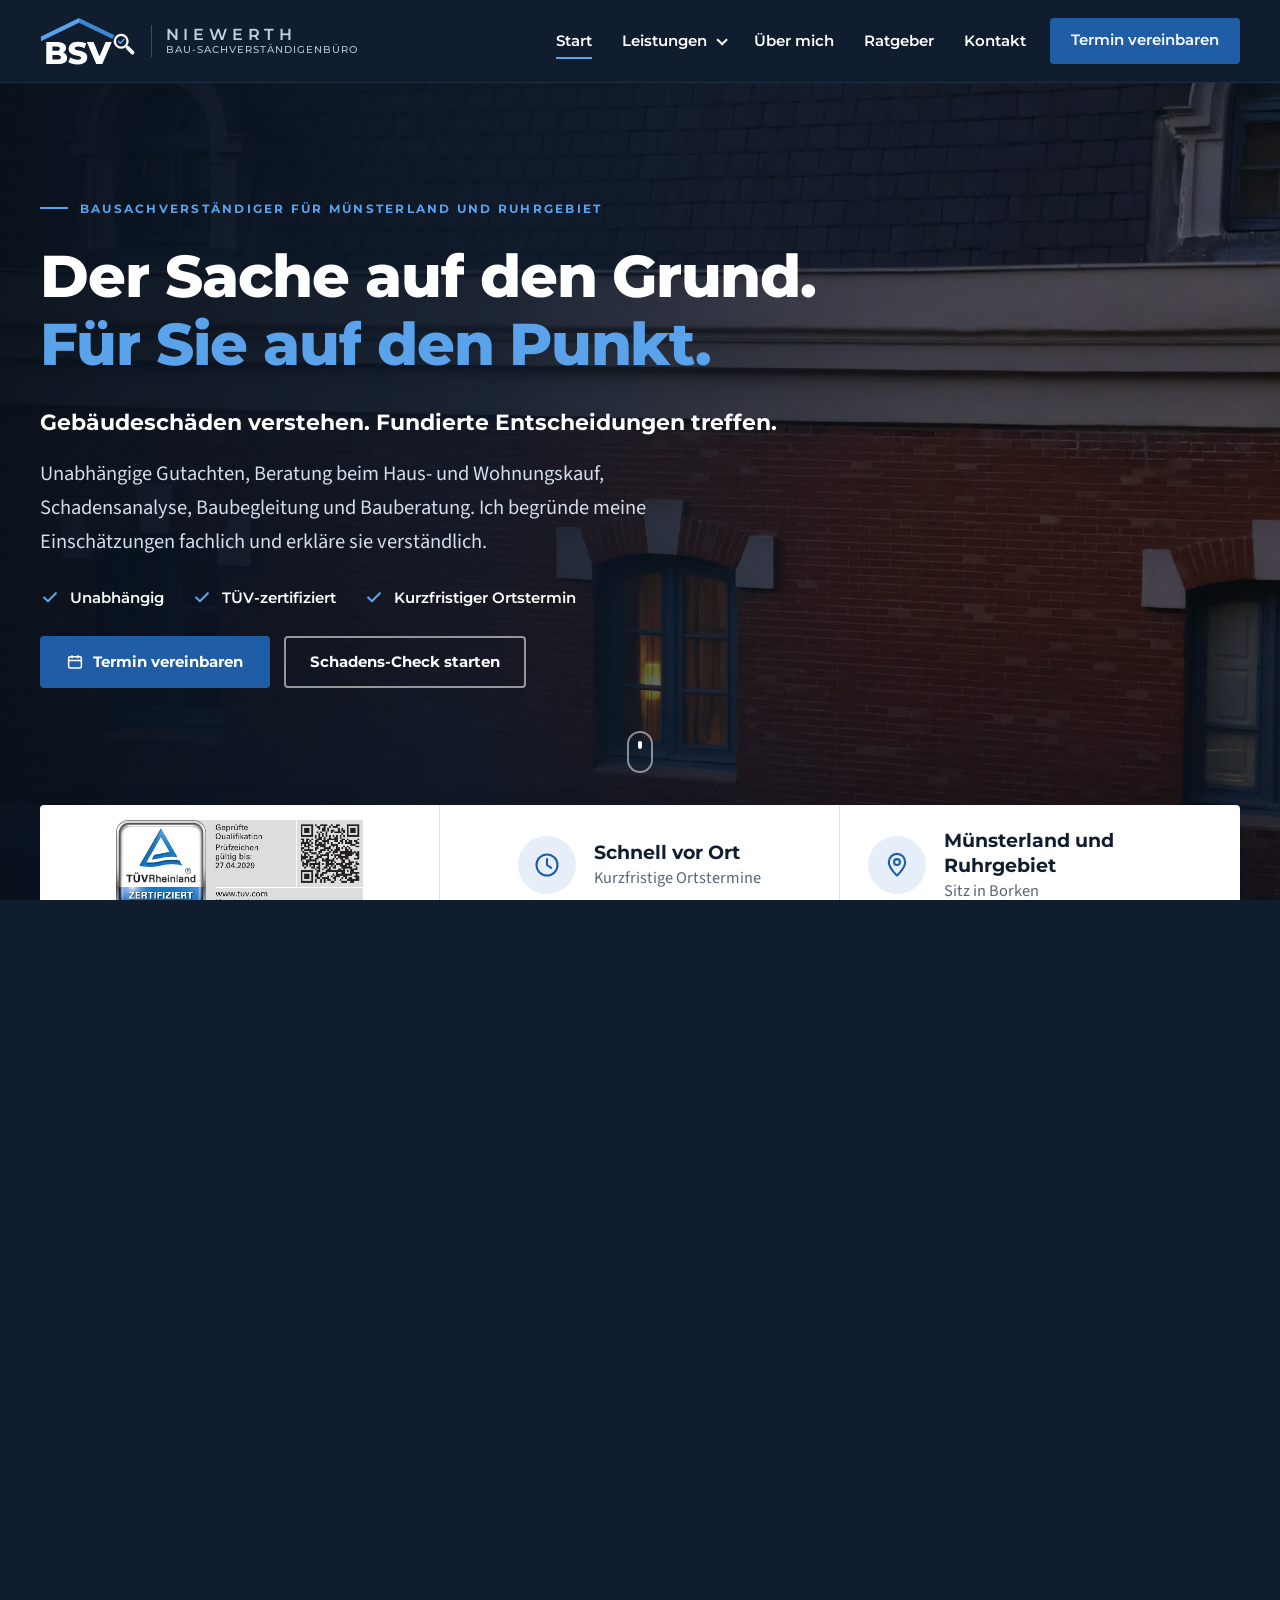
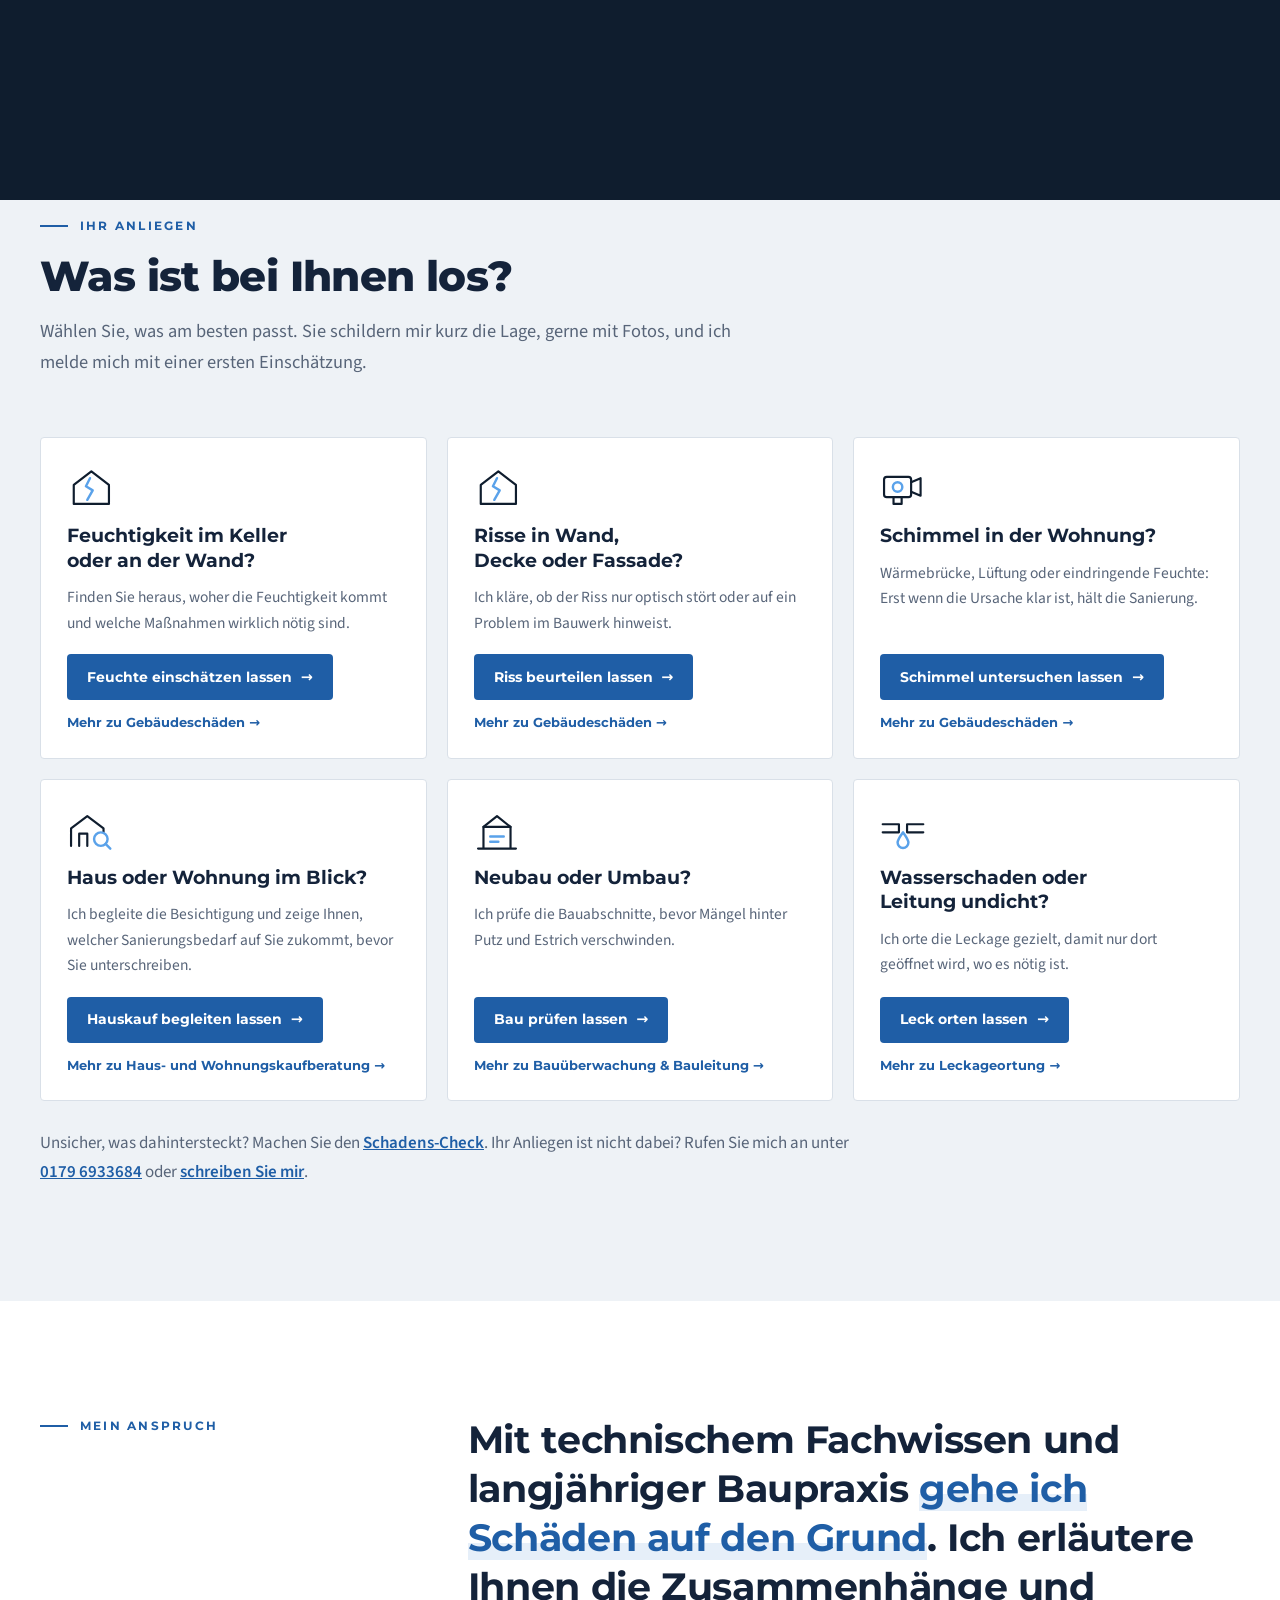
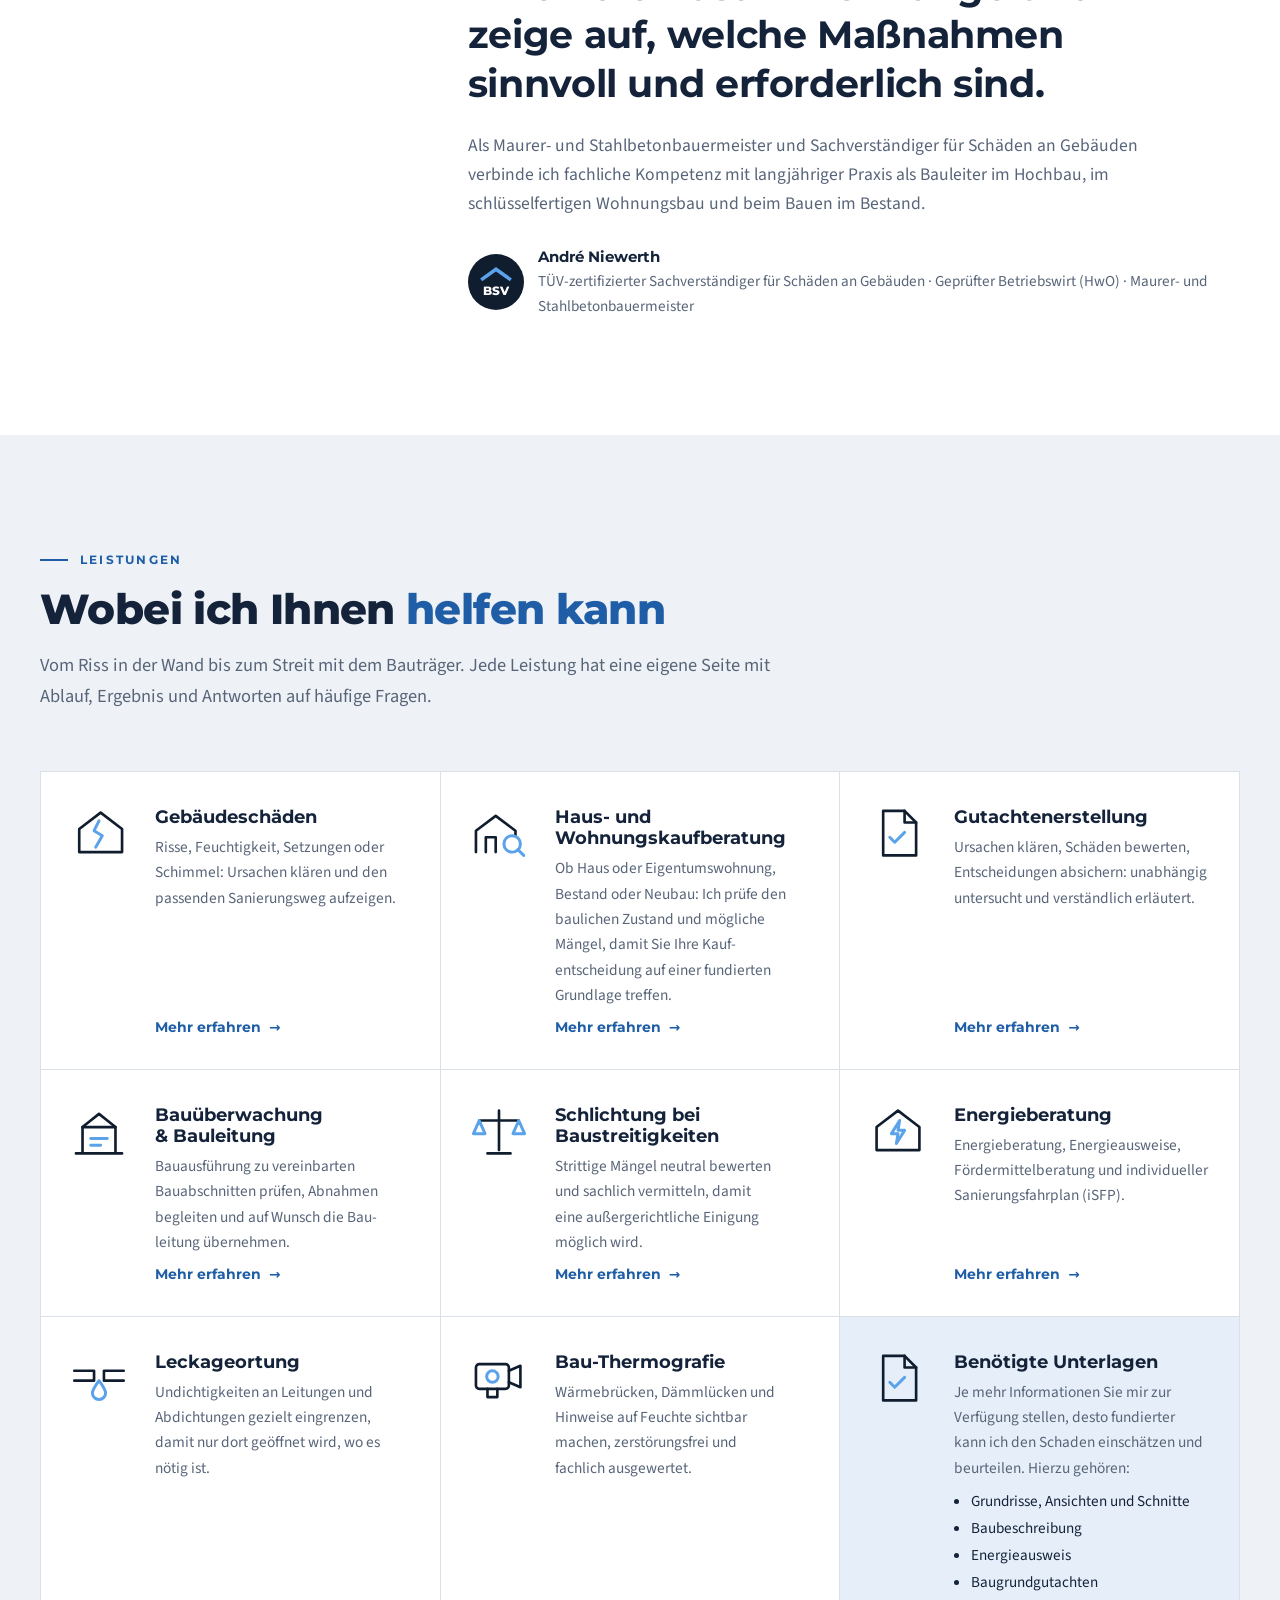
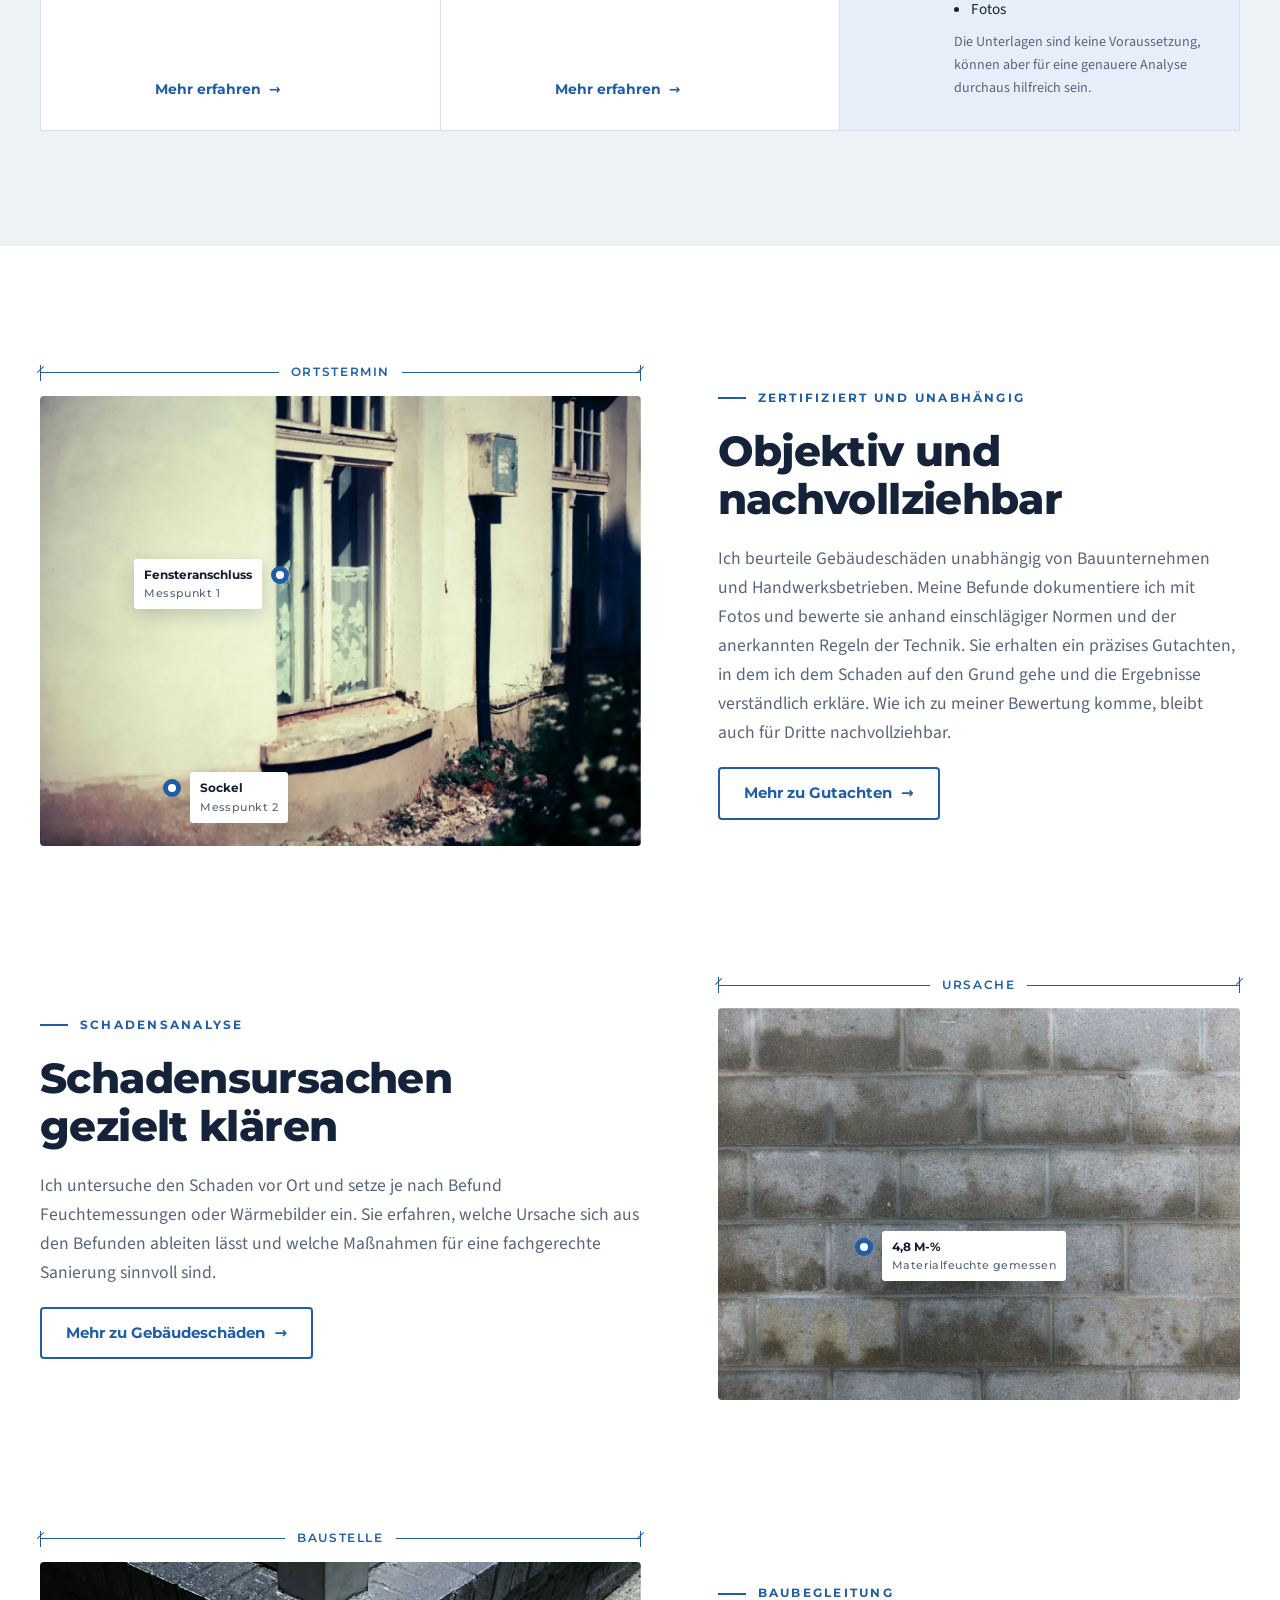
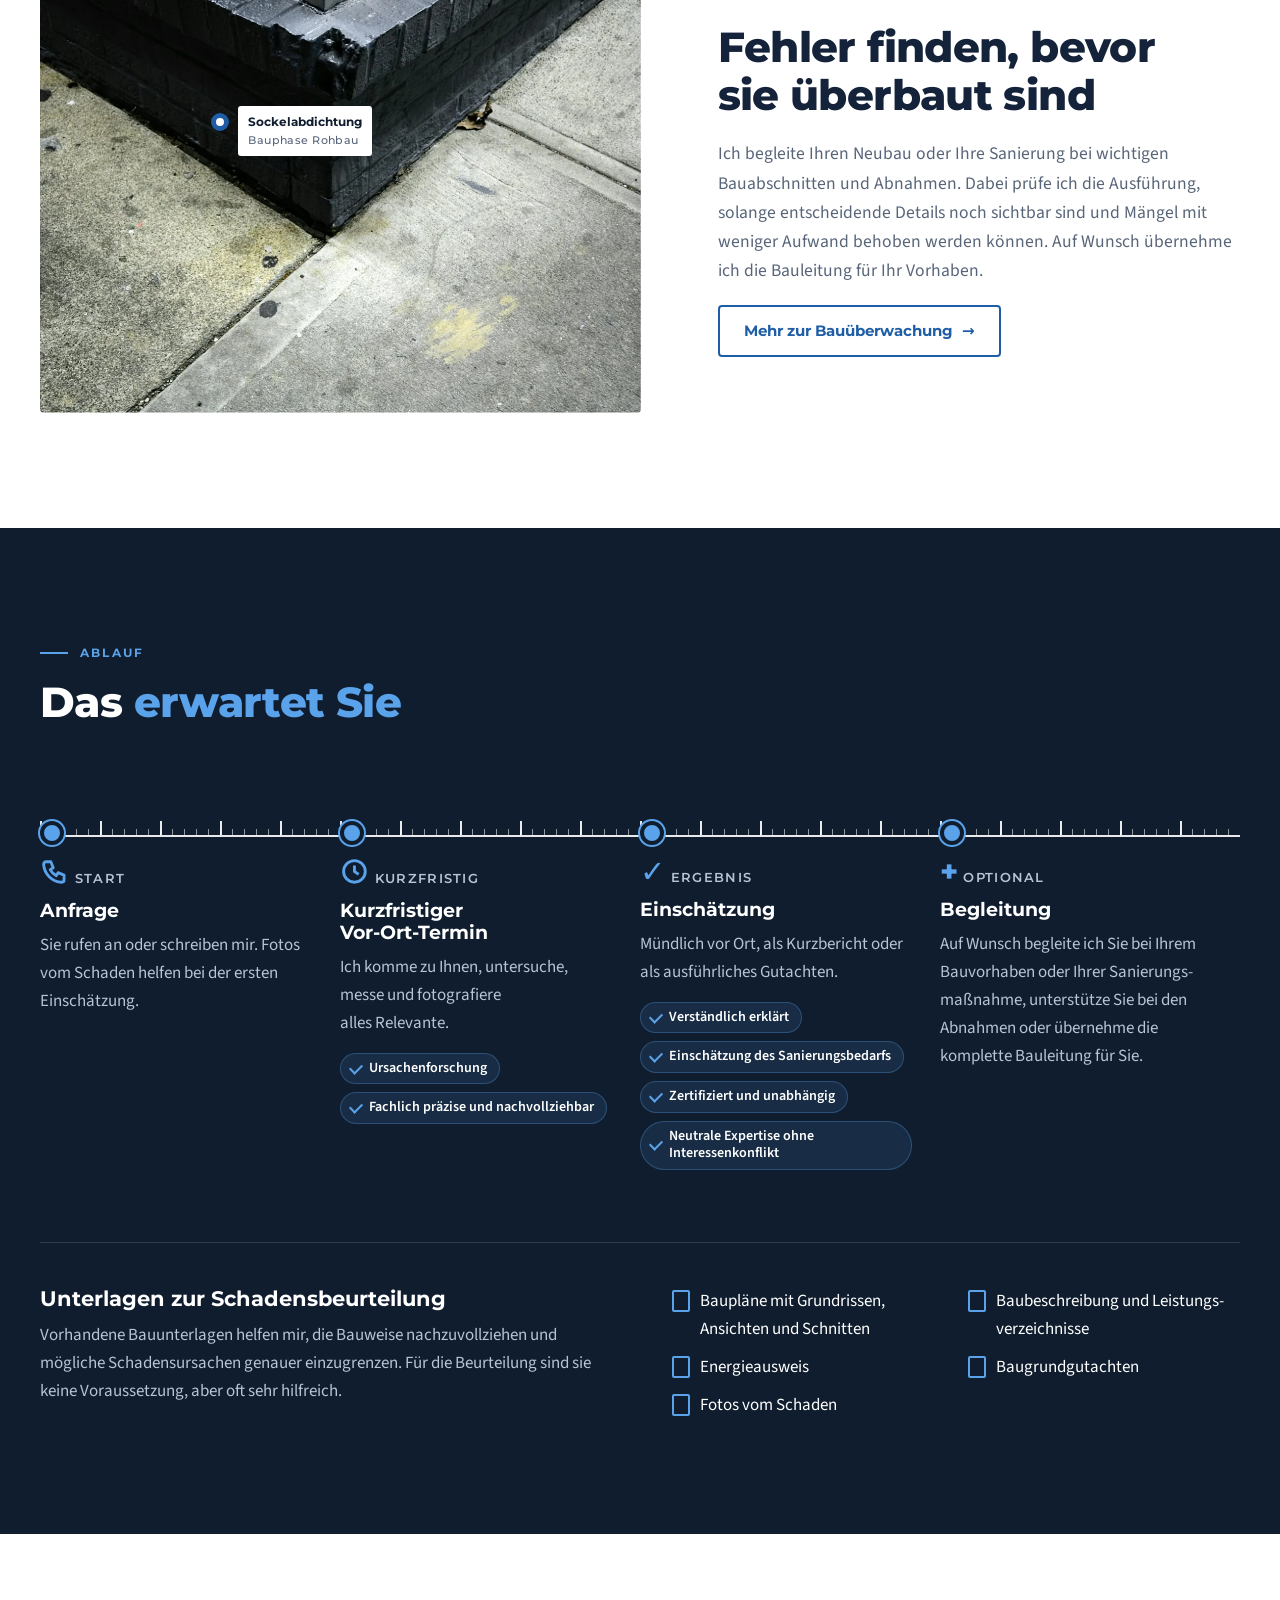
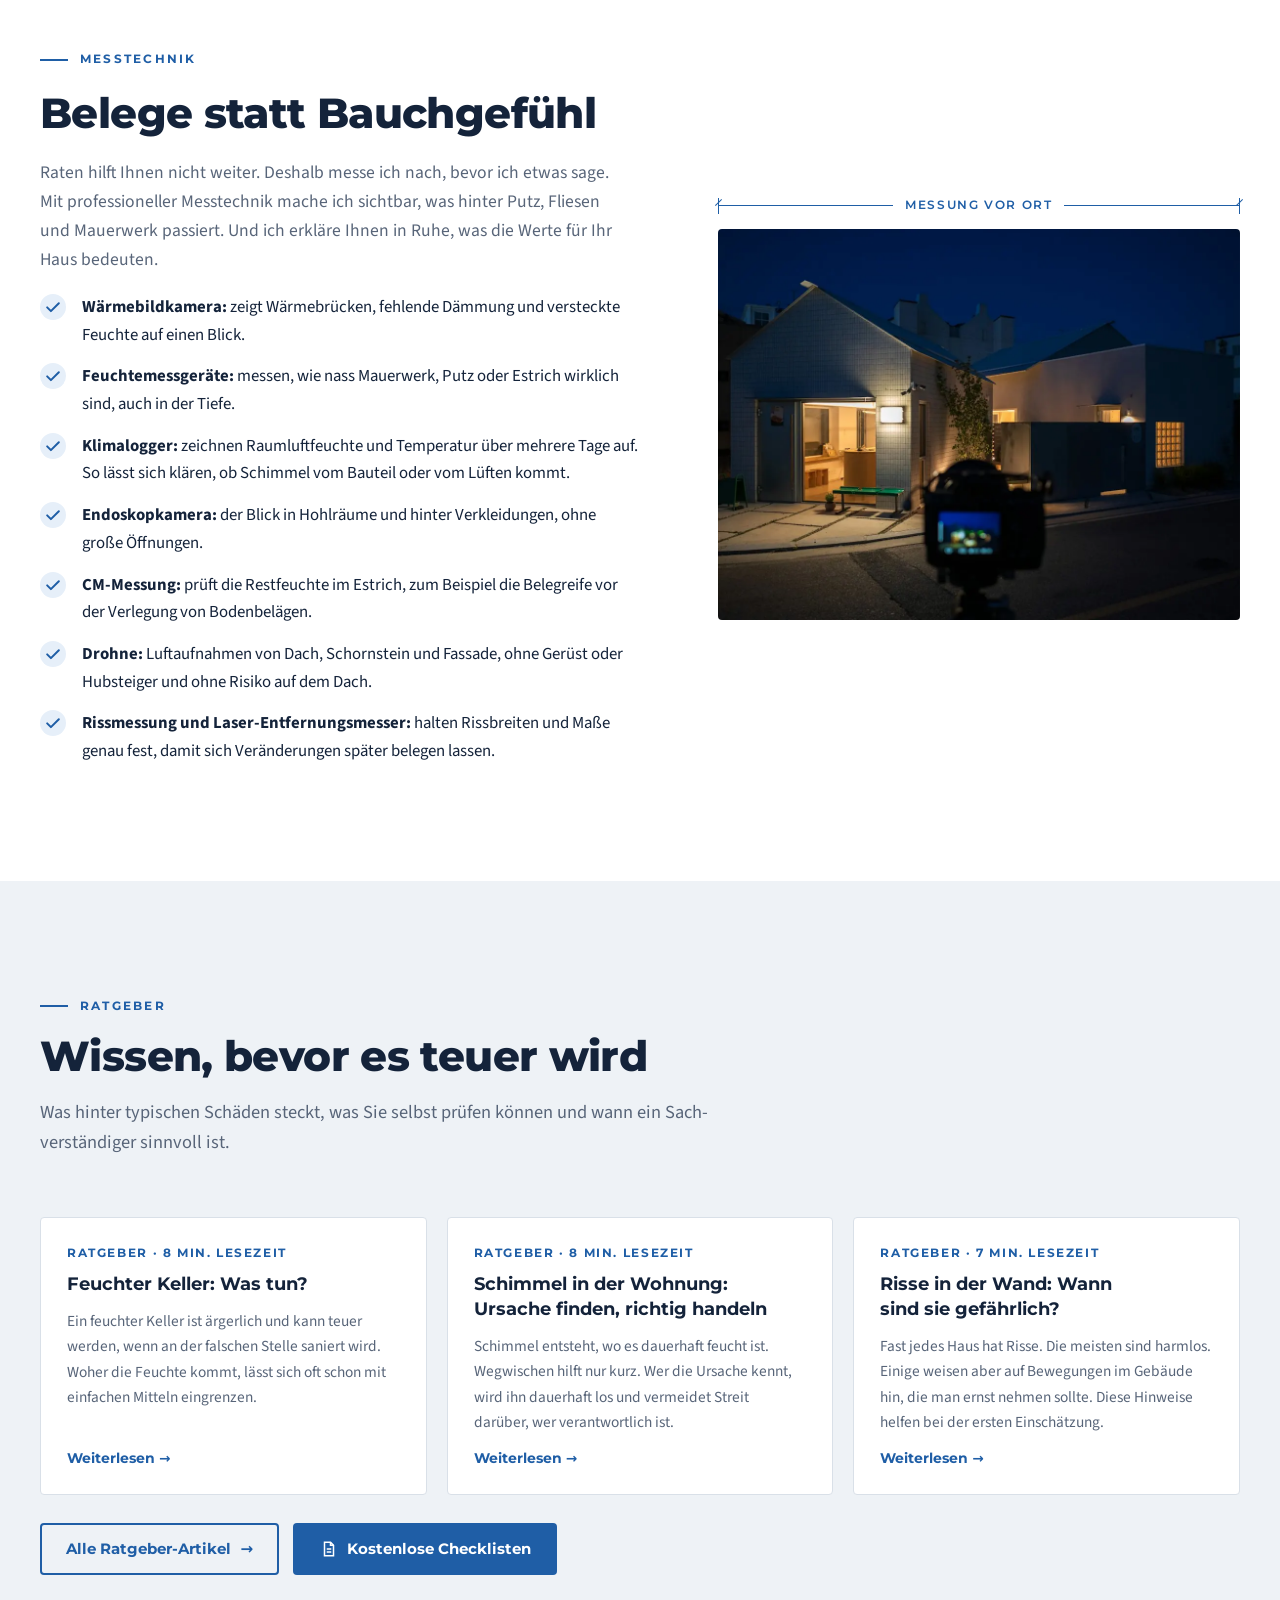
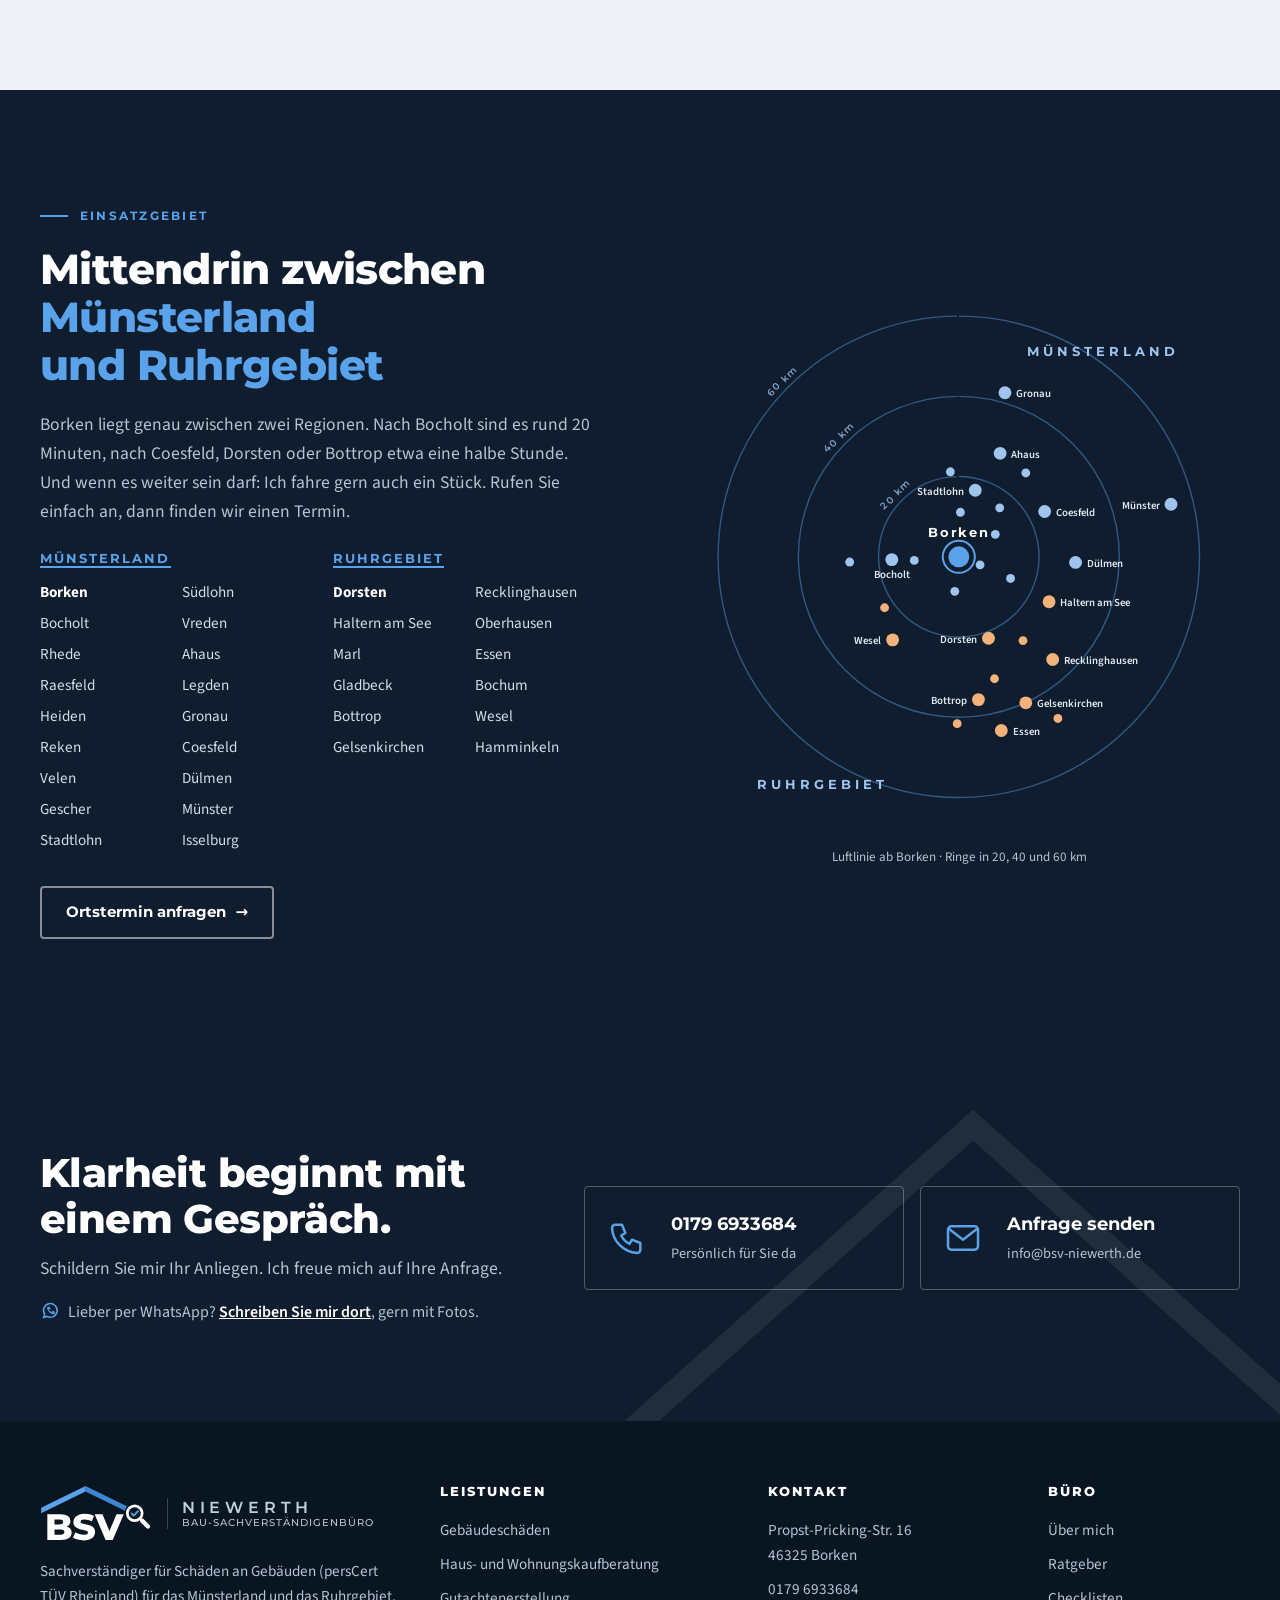
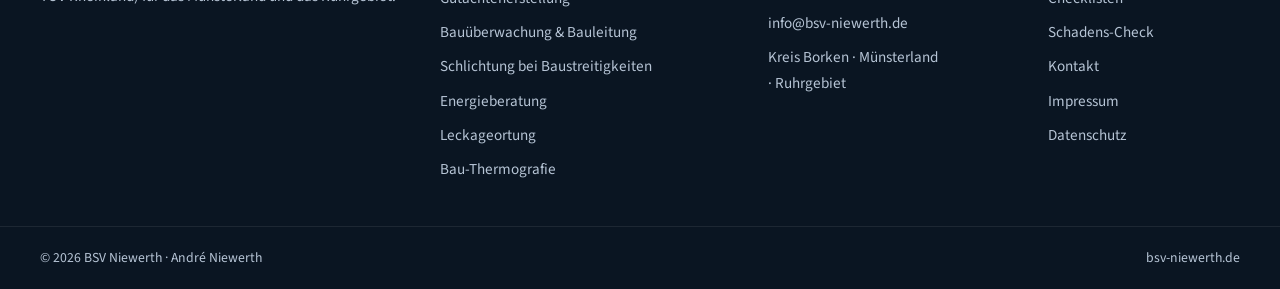
<file: index.html>
<!doctype html>
<html lang="de">
<head>
<meta charset="utf-8">
<meta name="viewport" content="width=device-width, initial-scale=1, viewport-fit=cover">
<meta name="robots" content="noindex, nofollow">
<meta name="theme-color" content="#0f1d2e">
<meta property="og:type" content="website">
<meta property="og:locale" content="de_DE">
<meta property="og:site_name" content="BSV Niewerth">
<meta property="og:title" content="BSV Niewerth – Bausachverständiger für Münsterland und Ruhrgebiet">
<meta property="og:description" content="Der Sache auf den Grund. Für Sie auf den Punkt. TÜV-zertifizierter Sachverständiger für Schäden an Gebäuden aus Borken.">
<meta property="og:image" content="https://xcryzuz19.github.io/bsv-niewerth-entwurf/og-image.jpg">
<meta property="og:image:width" content="1200">
<meta property="og:image:height" content="630">
<meta name="twitter:card" content="summary_large_image">
<link rel="preload" as="image" href="img/ad57e7bbd641.webp" fetchpriority="high">
<link rel="apple-touch-icon" href="apple-touch-icon.png">
<title>BSV Niewerth Website</title>
<link rel="icon" type="image/svg+xml" href="data:image/svg+xml,%3Csvg xmlns="http://www.w3.org/2000/svg" viewBox="0 0 512 512"%3E%3Crect width="512" height="512" rx="96" fill="#12305b"/%3E%3Cg transform="translate(59.2 59.2) scale(0.8)"%3E%0A%3Ccircle cx="218" cy="218" r="137" fill="none" stroke="#ffffff" stroke-width="46"/%3E%0A%3Cpath d="M138 191.99 L218 142 L218 175.02 L138 225.01 Z" fill="#5aa2ea"/%3E%3Cpath d="M218 142 L298 191.99 L298 225.01 L218 175.02 Z" fill="#3f86d2"/%3E%0A%3Cpath d="M168 260 L204 294 L272 226" fill="none" stroke="#ffffff" stroke-width="30" stroke-linecap="round" stroke-linejoin="round"/%3E%0A%3Cpath d="M328.31 328.31 L346.69 346.69" stroke="#ffffff" stroke-width="34"/%3E%0A%3Cpath d="M346.69 346.69 L431.55 431.55" stroke="#ffffff" stroke-width="66" stroke-linecap="round"/%3E%3C/g%3E%3C/svg%3E">
<style>
@font-face {
  font-family: 'Montserrat';
  font-style: italic;
  font-weight: 600;
  font-display: swap;
  src: url(fonts/e4c0f58da622.woff2) format('woff2');
  unicode-range: U+0100-02BA, U+02BD-02C5, U+02C7-02CC, U+02CE-02D7, U+02DD-02FF, U+0304, U+0308, U+0329, U+1D00-1DBF, U+1E00-1E9F, U+1EF2-1EFF, U+2020, U+20A0-20AB, U+20AD-20C4, U+2113, U+2C60-2C7F, U+A720-A7FF;
}
@font-face {
  font-family: 'Montserrat';
  font-style: italic;
  font-weight: 600;
  font-display: swap;
  src: url(fonts/7bec58eb7ace.woff2) format('woff2');
  unicode-range: U+0000-00FF, U+0131, U+0152-0153, U+02BB-02BC, U+02C6, U+02DA, U+02DC, U+0304, U+0308, U+0329, U+2000-206F, U+20AC, U+2122, U+2191, U+2193, U+2212, U+2215, U+FEFF, U+FFFD;
}
@font-face {
  font-family: 'Montserrat';
  font-style: normal;
  font-weight: 500;
  font-display: swap;
  src: url(fonts/1e82e2bfa969.woff2) format('woff2');
  unicode-range: U+0100-02BA, U+02BD-02C5, U+02C7-02CC, U+02CE-02D7, U+02DD-02FF, U+0304, U+0308, U+0329, U+1D00-1DBF, U+1E00-1E9F, U+1EF2-1EFF, U+2020, U+20A0-20AB, U+20AD-20C4, U+2113, U+2C60-2C7F, U+A720-A7FF;
}
@font-face {
  font-family: 'Montserrat';
  font-style: normal;
  font-weight: 500;
  font-display: swap;
  src: url(fonts/49e242afe593.woff2) format('woff2');
  unicode-range: U+0000-00FF, U+0131, U+0152-0153, U+02BB-02BC, U+02C6, U+02DA, U+02DC, U+0304, U+0308, U+0329, U+2000-206F, U+20AC, U+2122, U+2191, U+2193, U+2212, U+2215, U+FEFF, U+FFFD;
}
@font-face {
  font-family: 'Montserrat';
  font-style: normal;
  font-weight: 600;
  font-display: swap;
  src: url(fonts/1e82e2bfa969.woff2) format('woff2');
  unicode-range: U+0100-02BA, U+02BD-02C5, U+02C7-02CC, U+02CE-02D7, U+02DD-02FF, U+0304, U+0308, U+0329, U+1D00-1DBF, U+1E00-1E9F, U+1EF2-1EFF, U+2020, U+20A0-20AB, U+20AD-20C4, U+2113, U+2C60-2C7F, U+A720-A7FF;
}
@font-face {
  font-family: 'Montserrat';
  font-style: normal;
  font-weight: 600;
  font-display: swap;
  src: url(fonts/49e242afe593.woff2) format('woff2');
  unicode-range: U+0000-00FF, U+0131, U+0152-0153, U+02BB-02BC, U+02C6, U+02DA, U+02DC, U+0304, U+0308, U+0329, U+2000-206F, U+20AC, U+2122, U+2191, U+2193, U+2212, U+2215, U+FEFF, U+FFFD;
}
@font-face {
  font-family: 'Montserrat';
  font-style: normal;
  font-weight: 700;
  font-display: swap;
  src: url(fonts/1e82e2bfa969.woff2) format('woff2');
  unicode-range: U+0100-02BA, U+02BD-02C5, U+02C7-02CC, U+02CE-02D7, U+02DD-02FF, U+0304, U+0308, U+0329, U+1D00-1DBF, U+1E00-1E9F, U+1EF2-1EFF, U+2020, U+20A0-20AB, U+20AD-20C4, U+2113, U+2C60-2C7F, U+A720-A7FF;
}
@font-face {
  font-family: 'Montserrat';
  font-style: normal;
  font-weight: 700;
  font-display: swap;
  src: url(fonts/49e242afe593.woff2) format('woff2');
  unicode-range: U+0000-00FF, U+0131, U+0152-0153, U+02BB-02BC, U+02C6, U+02DA, U+02DC, U+0304, U+0308, U+0329, U+2000-206F, U+20AC, U+2122, U+2191, U+2193, U+2212, U+2215, U+FEFF, U+FFFD;
}
@font-face {
  font-family: 'Montserrat';
  font-style: normal;
  font-weight: 800;
  font-display: swap;
  src: url(fonts/1e82e2bfa969.woff2) format('woff2');
  unicode-range: U+0100-02BA, U+02BD-02C5, U+02C7-02CC, U+02CE-02D7, U+02DD-02FF, U+0304, U+0308, U+0329, U+1D00-1DBF, U+1E00-1E9F, U+1EF2-1EFF, U+2020, U+20A0-20AB, U+20AD-20C4, U+2113, U+2C60-2C7F, U+A720-A7FF;
}
@font-face {
  font-family: 'Montserrat';
  font-style: normal;
  font-weight: 800;
  font-display: swap;
  src: url(fonts/49e242afe593.woff2) format('woff2');
  unicode-range: U+0000-00FF, U+0131, U+0152-0153, U+02BB-02BC, U+02C6, U+02DA, U+02DC, U+0304, U+0308, U+0329, U+2000-206F, U+20AC, U+2122, U+2191, U+2193, U+2212, U+2215, U+FEFF, U+FFFD;
}
@font-face {
  font-family: 'Source Sans 3';
  font-style: italic;
  font-weight: 400;
  font-display: swap;
  src: url(fonts/52ee6432c6dd.woff2) format('woff2');
  unicode-range: U+0100-02BA, U+02BD-02C5, U+02C7-02CC, U+02CE-02D7, U+02DD-02FF, U+0304, U+0308, U+0329, U+1D00-1DBF, U+1E00-1E9F, U+1EF2-1EFF, U+2020, U+20A0-20AB, U+20AD-20C4, U+2113, U+2C60-2C7F, U+A720-A7FF;
}
@font-face {
  font-family: 'Source Sans 3';
  font-style: italic;
  font-weight: 400;
  font-display: swap;
  src: url(fonts/6bf953ec721b.woff2) format('woff2');
  unicode-range: U+0000-00FF, U+0131, U+0152-0153, U+02BB-02BC, U+02C6, U+02DA, U+02DC, U+0304, U+0308, U+0329, U+2000-206F, U+20AC, U+2122, U+2191, U+2193, U+2212, U+2215, U+FEFF, U+FFFD;
}
@font-face {
  font-family: 'Source Sans 3';
  font-style: normal;
  font-weight: 400;
  font-display: swap;
  src: url(fonts/023468e59b49.woff2) format('woff2');
  unicode-range: U+0100-02BA, U+02BD-02C5, U+02C7-02CC, U+02CE-02D7, U+02DD-02FF, U+0304, U+0308, U+0329, U+1D00-1DBF, U+1E00-1E9F, U+1EF2-1EFF, U+2020, U+20A0-20AB, U+20AD-20C4, U+2113, U+2C60-2C7F, U+A720-A7FF;
}
@font-face {
  font-family: 'Source Sans 3';
  font-style: normal;
  font-weight: 400;
  font-display: swap;
  src: url(fonts/48884e38972c.woff2) format('woff2');
  unicode-range: U+0000-00FF, U+0131, U+0152-0153, U+02BB-02BC, U+02C6, U+02DA, U+02DC, U+0304, U+0308, U+0329, U+2000-206F, U+20AC, U+2122, U+2191, U+2193, U+2212, U+2215, U+FEFF, U+FFFD;
}
@font-face {
  font-family: 'Source Sans 3';
  font-style: normal;
  font-weight: 600;
  font-display: swap;
  src: url(fonts/023468e59b49.woff2) format('woff2');
  unicode-range: U+0100-02BA, U+02BD-02C5, U+02C7-02CC, U+02CE-02D7, U+02DD-02FF, U+0304, U+0308, U+0329, U+1D00-1DBF, U+1E00-1E9F, U+1EF2-1EFF, U+2020, U+20A0-20AB, U+20AD-20C4, U+2113, U+2C60-2C7F, U+A720-A7FF;
}
@font-face {
  font-family: 'Source Sans 3';
  font-style: normal;
  font-weight: 600;
  font-display: swap;
  src: url(fonts/48884e38972c.woff2) format('woff2');
  unicode-range: U+0000-00FF, U+0131, U+0152-0153, U+02BB-02BC, U+02C6, U+02DA, U+02DC, U+0304, U+0308, U+0329, U+2000-206F, U+20AC, U+2122, U+2191, U+2193, U+2212, U+2215, U+FEFF, U+FFFD;
}
@font-face {
  font-family: 'Source Sans 3';
  font-style: normal;
  font-weight: 700;
  font-display: swap;
  src: url(fonts/023468e59b49.woff2) format('woff2');
  unicode-range: U+0100-02BA, U+02BD-02C5, U+02C7-02CC, U+02CE-02D7, U+02DD-02FF, U+0304, U+0308, U+0329, U+1D00-1DBF, U+1E00-1E9F, U+1EF2-1EFF, U+2020, U+20A0-20AB, U+20AD-20C4, U+2113, U+2C60-2C7F, U+A720-A7FF;
}
@font-face {
  font-family: 'Source Sans 3';
  font-style: normal;
  font-weight: 700;
  font-display: swap;
  src: url(fonts/48884e38972c.woff2) format('woff2');
  unicode-range: U+0000-00FF, U+0131, U+0152-0153, U+02BB-02BC, U+02C6, U+02DA, U+02DC, U+0304, U+0308, U+0329, U+2000-206F, U+20AC, U+2122, U+2191, U+2193, U+2212, U+2215, U+FEFF, U+FFFD;
}
</style>
<style>
/* Grundeinstellungen, die in der Claude-Vorschau automatisch gesetzt werden */
html { background: #0f1d2e; -webkit-text-size-adjust: 100%; }
body { margin: 0; }
img { max-width: 100%; }
[hidden] { display: none !important; }
</style>
<style>
/* Layout-Idee „Prüfblick“: helle Seite mit Fotos im Wechsel; Dunkelblau des Logos für Kopf, Hero, Ablauf und Kontakt.
   Wiederkehrende Motive aus der Arbeit des Gutachters: Lupe (Hero), Maßketten über Fotos, Messpunkte auf Fotos, Ablauf als Maßband, Dachlinie aus dem Logo. */
:root {
  --navy: #0f1d2e;
  --navy-2: #172a45;
  --navy-3: #0a1522;
  --blue: #1f5ea6;
  --blue-light: #5aa2ea;
  --blue-pale: #e6eff9;
  --bg: #ffffff;
  --soft: #eef2f6;
  --ink: #14233a;
  --muted: #586579;
  --line: #d9e0e8;
  --on-navy: #ffffff;
  --on-navy-muted: #b6c4d5;
  --ph: #8a5a0a;
  --ph-bg: #fbf1de;
  --logo-ink: #ffffff;
  --logo-accent: #5aa2ea;
  --logo-accent-2: #3f86d2;
  --font-head: "Montserrat", "Segoe UI", system-ui, sans-serif;
  --font-body: "Source Sans 3", "Segoe UI", system-ui, sans-serif;
  --font-logo: var(--font-head);
  --wrap: 1240px;
  --r: 4px;
  --shadow: 0 2px 4px rgb(15 29 46 / .05), 0 18px 40px rgb(15 29 46 / .12);
  color-scheme: light;
}
* { box-sizing: border-box; }
body { margin: 0; background: var(--bg); color: var(--ink); font-family: var(--font-body); font-size: 1.0625rem; line-height: 1.65; overflow-wrap: break-word; }
p, li, dd, label, .note { hyphens: manual; text-wrap: pretty; }
h1, h2, h3, h4 { font-family: var(--font-head); line-height: 1.15; margin: 0; text-wrap: balance; color: inherit; hyphens: manual; overflow-wrap: anywhere; }
h1 { font-size: clamp(2.3rem, 5.6vw, 4.4rem); font-weight: 800; letter-spacing: -.02em; }
h2 { font-size: clamp(1.75rem, 3.4vw, 2.6rem); font-weight: 800; letter-spacing: -.015em; }
h3 { font-size: 1.2rem; font-weight: 700; }
p { margin: 0; }
a { color: var(--blue); }
ul, ol { margin: 0; }
a:focus-visible, button:focus-visible, input:focus-visible, textarea:focus-visible, select:focus-visible, summary:focus-visible { outline: 3px solid var(--blue-light); outline-offset: 3px; }
[hidden] { display: none !important; }

.wrap { max-width: var(--wrap); margin-inline: auto; padding-left: max(20px, env(safe-area-inset-left, 0px)); padding-right: max(20px, env(safe-area-inset-right, 0px)); }
.section { padding-block: clamp(64px, 9vw, 120px); }
.section--soft { background: var(--soft); }
.section--navy { background: var(--navy); color: var(--on-navy); }
.kicker { display: inline-flex; align-items: center; gap: 12px; font-family: var(--font-head); font-size: .78rem; font-weight: 700; letter-spacing: .18em; text-transform: uppercase; color: var(--blue); }
.kicker::before { content: ""; width: 28px; height: 2px; background: currentColor; }
.section--navy .kicker, .hero .kicker, .page-hero .kicker { color: var(--blue-light); }
.head { display: grid; gap: 16px; max-width: 46rem; margin-bottom: clamp(36px, 5vw, 60px); }
.head--center { margin-inline: auto; text-align: center; justify-items: center; }
.head p { color: var(--muted); font-size: 1.15rem; }
.section--navy .head p { color: var(--on-navy-muted); }
.blue { color: var(--blue); }
.section--navy .blue, .hero .blue, .page-hero .blue { color: var(--blue-light); }

.ph { background: var(--ph-bg); color: var(--ph); border: 1px dashed currentColor; border-radius: 3px; padding: 0 .3em; }

/* Foto-Platzhalter */
.photo { position: relative; border-radius: var(--r); overflow: hidden; background: linear-gradient(140deg, #dfe6ee 0%, #c7d2de 100%); display: grid; place-items: center; text-align: center; color: #56667a; font-size: .88rem; max-width: 100%; }
.photo .cap { display: grid; justify-items: center; gap: 8px; padding: 20px; max-width: 26ch; }
.photo .cap svg { width: 34px; height: 34px; stroke: currentColor; fill: none; stroke-width: 1.5; opacity: .75; }
.photo--dark { background: linear-gradient(140deg, #24364f 0%, #1a2a40 100%); color: #9fb1c6; }

/* Buttons */
.btn { display: inline-flex; align-items: center; justify-content: center; gap: .6em; font-family: var(--font-head); font-weight: 700; font-size: .95rem; padding: 1em 1.6em; border-radius: var(--r); text-decoration: none; border: 2px solid transparent; cursor: pointer; transition: background .2s, color .2s, border-color .2s, transform .2s; line-height: 1.2; }
.btn svg { width: 18px; height: 18px; stroke: currentColor; fill: none; stroke-width: 2; }
.btn:active { transform: translateY(1px); }
.btn--primary { background: var(--blue); color: #fff; }
.btn--primary:hover { background: #2a71c2; }
.btn--light { background: #fff; color: var(--navy); }
.btn--light:hover { background: var(--blue-pale); }
.btn--outline { border-color: var(--blue); color: var(--blue); background: transparent; }
.btn--outline:hover { background: var(--blue); color: #fff; }
.btn--outline-light { border-color: rgb(255 255 255 / .55); color: #fff; background: transparent; }
.btn--outline-light:hover { background: #fff; color: var(--navy); border-color: #fff; }
.arrow { display: inline-block; transition: transform .2s; }
a:hover .arrow { transform: translateX(4px); }

/* ---------- Kopfzeile ---------- */
body::before { content: ""; position: fixed; inset: 0 0 auto; height: env(safe-area-inset-top, 0px); z-index: 30; background: var(--navy); }
.site-header { position: sticky; top: 0; z-index: 20; padding-top: env(safe-area-inset-top, 0px); background: #0f1d2e; color: #fff; border-bottom: 1px solid rgb(255 255 255 / .07); transition: box-shadow .3s; }
.site-header .wrap { display: flex; align-items: center; justify-content: space-between; gap: 24px; min-height: 82px; }
.brand { display: flex; align-items: center; gap: 14px; text-decoration: none; color: #fff; min-width: 0; }
.brand-mark { flex: none; height: 48px; width: auto; }
.brand-text { display: grid; line-height: 1.2; min-width: 0; border-left: 1px solid rgb(255 255 255 / .2); padding-left: 14px; }
.brand-name { font-family: var(--font-head); font-weight: 600; letter-spacing: .3em; font-size: 1rem; color: #c3cfdc; }
.brand-sub { font-family: var(--font-head); font-weight: 500; letter-spacing: .1em; font-size: .64rem; text-transform: uppercase; color: var(--on-navy-muted); }
.nav { display: flex; align-items: center; gap: 2px; }
.nav > a, .nav .dd > a { color: #fff; text-decoration: none; font-family: var(--font-head); font-weight: 600; font-size: .92rem; padding: 10px 14px; position: relative; }
.nav > a:not(.btn)::after, .nav .dd > a::before { content: ""; position: absolute; left: 14px; right: 14px; bottom: 4px; height: 2px; background: var(--blue-light); transform: scaleX(0); transform-origin: left; transition: transform .25s; }
.nav > a:not(.btn):hover::after, .nav .dd:hover > a::before, .nav a[aria-current="page"]::after, .nav .dd > a[aria-current="page"]::before { transform: scaleX(1); }
.nav .header-phone { color: var(--on-navy-muted); font-weight: 500; margin-left: 10px; display: inline-flex; gap: 8px; align-items: center; }
.nav .header-phone svg { width: 16px; height: 16px; stroke: var(--blue-light); fill: none; stroke-width: 2; }
.nav .btn { margin-left: 8px; padding: .85em 1.3em; }
.dd { position: relative; }
.dd > a::after { content: ""; display: inline-block; width: 6px; height: 6px; border-right: 2px solid currentColor; border-bottom: 2px solid currentColor; transform: rotate(45deg) translateY(-3px); margin-left: 9px; }
.dd-panel { position: absolute; top: calc(100% + 8px); left: 50%; width: min(620px, 92vw); background: #fff; border-radius: var(--r); box-shadow: 0 24px 60px rgb(10 21 34 / .3); padding: 14px; display: grid; grid-template-columns: 1fr 1fr; gap: 2px; opacity: 0; visibility: hidden; transform: translate(-50%, 8px); transition: opacity .2s, transform .2s, visibility .2s; }
.dd-panel::before { content: ""; position: absolute; left: 0; right: 0; top: -12px; height: 12px; }
.dd:hover .dd-panel, .dd:focus-within .dd-panel { opacity: 1; visibility: visible; transform: translate(-50%, 0); }
.dd-panel a { color: var(--ink); text-decoration: none; padding: 10px 12px; border-radius: 3px; font-size: .95rem; display: flex; gap: 12px; align-items: center; font-weight: 600; }
.dd-panel a:hover { background: var(--soft); color: var(--blue); }
.dd-panel a svg { width: 26px; height: 26px; flex: none; }
.dd-panel .all { grid-column: span 2; border-top: 1px solid var(--line); margin-top: 6px; padding-top: 14px; color: var(--blue); }
.burger { display: none; background: transparent; border: 1px solid rgb(255 255 255 / .3); color: #fff; border-radius: var(--r); width: 48px; height: 48px; cursor: pointer; align-items: center; justify-content: center; }
.burger svg { width: 22px; height: 22px; stroke: currentColor; stroke-width: 2; fill: none; }
.nav > a, .nav .dd > a, .site-header .brand-name, .site-header .brand-sub, .nav .btn { white-space: nowrap; }
.site-header .brand { flex: none; }
@media (max-width: 1360px) { .nav .header-phone { display: none; } }
@media (max-width: 1240px) { .nav > a, .nav .dd > a { padding-inline: 10px; font-size: .88rem; } .nav > a:not(.btn)::after, .nav .dd > a::before { left: 10px; right: 10px; } .site-header .wrap { gap: 16px; } }
@media (max-width: 1080px) { .nav { display: none; } .burger { display: inline-flex; } }
@media (max-width: 420px) { .brand-text { display: none; } }

/* Handy-Menü */
.mnav { position: fixed; inset: 0; z-index: 40; background: var(--navy); color: #fff; display: grid; grid-template-rows: auto 1fr auto; padding-top: env(safe-area-inset-top, 0px); padding-bottom: env(safe-area-inset-bottom, 0px); }
.mnav-top { display: flex; justify-content: space-between; align-items: center; min-height: 82px; padding-left: max(20px, env(safe-area-inset-left, 0px)); padding-right: max(20px, env(safe-area-inset-right, 0px)); border-bottom: 1px solid rgb(255 255 255 / .1); }
.mnav-list { overflow-y: auto; padding: 8px max(20px, env(safe-area-inset-right, 0px)) 24px max(20px, env(safe-area-inset-left, 0px)); display: grid; align-content: start; }
.mnav-list > a, .mnav-list summary { color: #fff; text-decoration: none; font-family: var(--font-head); font-weight: 700; font-size: 1.35rem; padding: 18px 0; border-bottom: 1px solid rgb(255 255 255 / .1); display: flex; justify-content: space-between; align-items: center; cursor: pointer; list-style: none; }
.mnav-list summary::-webkit-details-marker { display: none; }
.mnav-list summary::after { content: "+"; font-weight: 400; color: var(--blue-light); }
.mnav-list details[open] summary::after { content: "–"; }
.mnav-sub { display: grid; grid-template-columns: 1fr 1fr; gap: 8px; padding: 14px 0 18px; }
.mnav-sub a { color: #fff; text-decoration: none; padding: 14px 12px; background: rgb(255 255 255 / .06); border-radius: var(--r); font-size: .92rem; font-weight: 600; display: grid; gap: 8px; line-height: 1.25; }
.mnav-sub a svg { width: 26px; height: 26px; }
.mnav-sub .all { grid-column: span 2; background: transparent; border: 1px solid rgb(255 255 255 / .2); }
.mnav-cta { display: grid; grid-template-columns: 1fr 1fr; gap: 10px; padding: 16px max(20px, env(safe-area-inset-right, 0px)) 20px max(20px, env(safe-area-inset-left, 0px)); border-top: 1px solid rgb(255 255 255 / .1); }

/* Feste Leiste unten (Handy) */
.callbar { display: none; }
@media (max-width: 1000px) {
  .callbar { display: grid; grid-template-columns: 1fr 1fr 1fr; position: fixed; left: 0; right: 0; bottom: 0; z-index: 25; background: rgb(15 29 46 / .97); backdrop-filter: blur(8px); border-top: 1px solid rgb(255 255 255 / .12); padding: 10px max(12px, env(safe-area-inset-right, 0px)) calc(10px + env(safe-area-inset-bottom, 0px)) max(12px, env(safe-area-inset-left, 0px)); gap: 10px; }
  .callbar .btn { padding: .9em .4em; gap: .45em; }
  @media (max-width: 380px) { .callbar { gap: 6px; } .callbar .btn { font-size: .8rem; } .callbar .btn svg { width: 16px; height: 16px; } }
  body { padding-bottom: 76px; }
}

/* Icons zweifarbig */
.ico { fill: none; stroke-linecap: round; stroke-linejoin: round; }
.ico .a { stroke: var(--navy); stroke-width: 1.6; }
.ico .b { stroke: var(--blue-light); stroke-width: 1.8; }
.mnav .ico .a, .tile:hover .ico .a { stroke: #fff; }

/* ---------- Hero mit Video ---------- */
.hero { position: relative; overflow: hidden; background: var(--navy-3); color: #fff; isolation: isolate; display: flex; align-items: center; min-height: min(calc(100svh - 82px), 860px); }
.hero > .wrap { width: 100%; }
.hero-stage { position: absolute; inset: 0; z-index: -2; }
.hero-stage canvas, .hero-stage video { position: absolute; inset: 0; width: 100%; height: 100%; object-fit: cover; display: block; }
.hero-veil { position: absolute; inset: 0; z-index: -1; background: linear-gradient(95deg, rgb(8 17 28 / .94) 0%, rgb(12 25 42 / .82) 38%, rgb(12 25 42 / .35) 70%, rgb(12 25 42 / .2) 100%), linear-gradient(0deg, rgb(8 17 28 / .55), transparent 35%); }
.hero-roof { position: absolute; left: 0; right: 0; top: 0; height: 100%; z-index: 0; pointer-events: none; }
.hero-roof path { fill: none; stroke: rgb(90 162 234 / .35); stroke-width: 1.5; stroke-dasharray: 2600; stroke-dashoffset: 2600; animation: draw 2.4s cubic-bezier(.6,.1,.2,1) .3s forwards; }
@keyframes draw { to { stroke-dashoffset: 0; } }
.hero .wrap { position: relative; z-index: 2; padding-block: clamp(48px, 5.5vw, 96px) clamp(150px, 13vw, 190px); }
.hero-copy { display: grid; gap: 26px; max-width: 58rem; }
.hero h1 { font-size: clamp(2.3rem, 4.6vw, 3.7rem); }
.hero-lead { max-width: 40rem !important; }
.hero h1 .blue, .hero h1 .hl { display: block; }
.hero h1 .kicker { display: flex; margin-bottom: 26px; line-height: 1.4; }
.hero-sub { font-family: var(--font-head); font-weight: 700; font-size: clamp(1.15rem, 1.8vw, 1.4rem); color: #fff; margin-bottom: -10px; }
.hero-lead { font-size: clamp(1.1rem, 1.6vw, 1.3rem); color: #d4deea; max-width: 34rem; }
.promises { list-style: none; padding: 0; display: flex; flex-wrap: wrap; gap: 10px 28px; font-family: var(--font-head); font-weight: 600; font-size: .95rem; }
.promises li { display: flex; align-items: center; gap: 10px; }
.promises svg { width: 20px; height: 20px; flex: none; stroke: var(--blue-light); fill: none; stroke-width: 2.6; }
.hero-actions { display: flex; flex-wrap: wrap; gap: 14px; }
.hero-note { position: absolute; right: max(20px, env(safe-area-inset-right, 0px)); bottom: 96px; z-index: 2; font-size: .74rem; background: rgb(0 0 0 / .5); color: #fff; padding: 4px 10px; border-radius: 3px; }
.scroll-hint { position: absolute; left: 50%; bottom: 128px; z-index: 2; width: 26px; height: 42px; border: 2px solid rgb(255 255 255 / .5); border-radius: 13px; transform: translateX(-50%); }
.scroll-hint::after { content: ""; position: absolute; left: 50%; top: 8px; width: 4px; height: 8px; margin-left: -2px; border-radius: 2px; background: #fff; animation: wheel 1.8s ease-in-out infinite; }
@keyframes wheel { 0% { transform: translateY(0); opacity: 1; } 70% { transform: translateY(12px); opacity: 0; } 100% { opacity: 0; } }
@media (max-width: 760px) {
  .hero-veil { background: linear-gradient(180deg, rgb(10 21 34 / .7) 0%, rgb(15 29 46 / .88) 55%, rgb(15 29 46 / .95) 100%); }
  .hero .wrap { padding-block: 64px 120px; }
  .hero-actions .btn { flex: 1 1 100%; }
  .scroll-hint, .hero-note { display: none; }
}
@media (prefers-reduced-motion: reduce) { .hero-roof path { animation: none; stroke-dashoffset: 0; } .scroll-hint::after { animation: none; } }

/* Vertrauenskarte über dem Hero-Rand */
.trustcard { position: relative; z-index: 3; margin-top: -96px; --tc-cut: 96px; }
.trustcard::before { content: ""; position: absolute; left: 0; right: 0; top: var(--tc-cut); bottom: -2px; background: var(--navy); z-index: -1; }
.trustcard .inner { background: #fff; border-radius: var(--r); box-shadow: var(--shadow); overflow: hidden; display: grid; grid-template-columns: repeat(3, minmax(0, 1fr)); }
.tc { padding: 22px 28px; display: grid; grid-template-columns: 58px auto; justify-content: center; gap: 18px; align-items: center; border-right: 1px solid var(--line); min-width: 0; }
.tc:last-child { border-right: 0; }
.tc b { font-family: var(--font-head); font-size: 1.2rem; line-height: 1.3; display: block; color: var(--navy); margin-bottom: 2px; }
.tc span { color: var(--muted); font-size: 1.02rem; line-height: 1.4; display: block; }
.tci { width: 58px; height: 58px; border-radius: 50%; background: var(--blue-pale); display: grid !important; place-items: center; }
.tci svg { width: 28px; height: 28px; stroke: var(--blue); fill: none; stroke-width: 1.8; stroke-linecap: round; stroke-linejoin: round; }
.tc--seal { display: flex; align-items: center; justify-content: center; padding: 14px; transition: background .2s; }
.tc--seal img { height: 92px; width: auto; max-width: 100%; display: block; }
@media (max-width: 900px) { .tc--seal img { height: 92px; width: auto; max-width: 100%; } }
@media (max-width: 520px) { .tc--seal img { height: auto; width: 100%; max-width: 250px; } }
.tc--seal:hover { background: var(--soft); }
.seal-ph { width: 48px; height: 48px; font-size: .5rem !important; padding: 3px !important; line-height: 1.1 !important; border: 1px dashed var(--ph); background: var(--ph-bg); color: var(--ph); border-radius: 6px; display: grid; place-items: center; text-align: center; font-size: .66rem; line-height: 1.25; padding: 6px; font-weight: 600; }
@media (max-width: 900px) { .trustcard .inner { grid-template-columns: 1fr 1fr; } .tc--seal { grid-column: span 2; border-right: 0 !important; border-bottom: 1px solid var(--line); } }
@media (max-width: 520px) {
  .trustcard { margin-top: -64px; --tc-cut: 64px; padding-bottom: 28px; }
  .trustcard .inner { grid-template-columns: 1fr 1fr; }
  .tc--seal { grid-column: span 2; padding: 14px 16px; }
  .tc--seal img { max-width: 260px; margin-inline: auto; }
  .tc:not(.tc--seal) { grid-template-columns: 1fr; justify-items: center; align-content: start; text-align: center; gap: 8px; padding: 18px 12px 20px; border-bottom: 0; }
  .tc:not(.tc--seal):nth-child(2) { border-right: 1px solid var(--line) !important; }
  .tc b { font-size: .98rem; }
  .tc span { font-size: .85rem; }
  .tci { width: 44px; height: 44px; }
  .tci svg { width: 22px; height: 22px; }
}

.seal-ph.seal-big { width: auto; height: 110px; font-size: .8rem !important; padding: 10px !important; line-height: 1.3 !important; }

/* Statement */
.statement .sig .sig-mark { width: 56px; height: 56px; border-radius: 50%; background: var(--navy); flex: none; display: grid; place-items: center; }
.statement .sig .sig-mark svg { width: 36px; height: 36px; }
.statement { display: grid; grid-template-columns: 1fr 2.2fr; gap: clamp(28px, 6vw, 96px); align-items: start; }
.statement > * { min-width: 0; }
.statement blockquote { margin: 0; font-family: var(--font-head); font-weight: 700; font-size: clamp(1.45rem, 3vw, 2.35rem); line-height: 1.3; letter-spacing: -.01em; text-wrap: balance; }
.statement blockquote em { font-style: normal; color: var(--blue); background: linear-gradient(transparent 62%, var(--blue-pale) 62%); }
.statement-text { margin-top: 22px; color: var(--muted); font-size: 1.1rem; max-width: 46rem; }
.statement .sig { margin-top: 26px; display: flex; gap: 14px; align-items: center; color: var(--muted); font-size: .95rem; }
.statement .sig .ph-sig { width: 56px; height: 56px; border-radius: 50%; border: 1px dashed var(--ph); background: var(--ph-bg); flex: none; display: grid; place-items: center; font-size: .6rem; color: var(--ph); text-align: center; }
.statement .sig b { color: var(--ink); font-family: var(--font-head); display: block; }
@media (max-width: 820px) { .statement { grid-template-columns: minmax(0, 1fr); } }

/* Leistungskacheln */
.tiles { display: grid; grid-template-columns: repeat(3, minmax(0, 1fr)); gap: 0; border-top: 1px solid var(--line); border-left: 1px solid var(--line); }
.tile { position: relative; display: grid; grid-template-columns: 64px minmax(0, 1fr); grid-template-rows: auto 1fr auto; column-gap: 20px; row-gap: 8px; padding: 34px 30px 30px; border-right: 1px solid var(--line); border-bottom: 1px solid var(--line); text-decoration: none; color: inherit; background: #fff; overflow: hidden; transition: background .3s, color .3s; isolation: isolate; }
.tile::before { content: ""; position: absolute; inset: 0; background: var(--navy); transform: translateY(101%); transition: transform .4s cubic-bezier(.6,.1,.2,1); z-index: -1; }
.tile:hover::before { transform: translateY(0); }
.tile:hover { color: #fff; }
.tile .ico { width: 56px; height: 56px; grid-row: span 3; }
.tile h3 { align-self: end; font-size: 1.15rem; }
.tile p { color: var(--muted); font-size: .96rem; transition: color .3s; }
.tile:hover p { color: var(--on-navy-muted); }
.tile .go { font-family: var(--font-head); font-weight: 700; font-size: .85rem; color: var(--blue); display: flex; gap: 8px; align-items: center; transition: color .3s; }
.tile:hover .go { color: var(--blue-light); }
.tile .roofline { position: absolute; left: 30px; right: 30px; top: 0; height: 18px; opacity: 0; transition: opacity .3s .1s; }
.tile .roofline path { fill: none; stroke: var(--blue-light); stroke-width: 3; }
.tile:hover .roofline { opacity: 1; }
@media (max-width: 1100px) { .tiles { grid-template-columns: repeat(2, minmax(0, 1fr)); } }
@media (max-width: 820px) { .tiles { grid-template-columns: 1fr; } }
@media (max-width: 620px) { .tile { padding: 24px 20px; grid-template-columns: 48px minmax(0, 1fr); } .tile .ico { width: 44px; height: 44px; } }

/* Foto-Text-Wechsel mit Maßkette und Messpunkten */
.zig { display: grid; gap: clamp(72px, 10vw, 140px); }
.zrow { display: grid; grid-template-columns: 1.15fr 1fr; gap: clamp(32px, 6vw, 96px); align-items: center; }
.zrow > * { min-width: 0; }
.zrow:nth-child(even) > .zmedia { order: 2; }
.zcopy { display: grid; gap: 20px; justify-items: start; }
.zcopy p { color: var(--muted); font-size: 1.1rem; }
.zmedia { position: relative; padding-top: 34px; }
.zmedia .photo { aspect-ratio: 4 / 3; }
.zmedia::after { content: ""; position: absolute; left: 28px; right: -18px; top: 62px; bottom: -22px; border: 2px solid var(--blue-light); border-radius: var(--r); z-index: -1; }
.zrow:nth-child(even) .zmedia::after { left: -18px; right: 28px; }
.dim { position: absolute; left: 0; right: 0; top: 0; height: 22px; display: flex; align-items: center; color: var(--blue); font-family: var(--font-head); font-weight: 600; font-size: .72rem; letter-spacing: .14em; text-transform: uppercase; }
.dim::before, .dim::after { content: ""; flex: 1; height: 1px; background: currentColor; }
.dim span { padding: 0 12px; }
.dim i { position: absolute; top: 3px; width: 1px; height: 16px; background: currentColor; }
.dim i:first-child { left: 0; } .dim i:last-of-type { right: 0; }
.dim i::after { content: ""; position: absolute; left: -4px; top: 4px; width: 9px; height: 1px; background: currentColor; transform: rotate(-45deg); }
.spot { position: absolute; left: var(--x); top: var(--y); z-index: 2; }
.spot .dot { position: absolute; left: -9px; top: -9px; width: 18px; height: 18px; border-radius: 50%; background: #fff; border: 5px solid var(--blue); box-shadow: 0 0 0 0 rgb(90 162 234 / .7); animation: ping 2.4s ease-out infinite; }
.spot .lbl { position: absolute; left: 18px; top: -16px; white-space: nowrap; background: #fff; color: var(--navy); border-radius: 3px; padding: 6px 10px; font-family: var(--font-head); font-weight: 700; font-size: .78rem; box-shadow: 0 6px 18px rgb(15 29 46 / .18); }
.spot .lbl small { display: block; font-weight: 500; color: var(--muted); font-size: .68rem; letter-spacing: .04em; }
.spot--left .lbl { left: auto; right: 18px; }
@media (max-width: 620px) { .spot .lbl { white-space: normal; width: max-content; max-width: 40vw; font-size: .72rem; } .spot--left .lbl { left: 18px; right: auto; } }
@keyframes ping { 0% { box-shadow: 0 0 0 0 rgb(90 162 234 / .7); } 70%, 100% { box-shadow: 0 0 0 16px rgb(90 162 234 / 0); } }
@media (prefers-reduced-motion: reduce) { .spot .dot { animation: none; } }
@media (max-width: 860px) {
  .zrow { grid-template-columns: minmax(0, 1fr); }
  .zrow:nth-child(even) > .zmedia { order: 0; }
  .zmedia::after { right: -10px !important; left: 18px !important; }
}

/* Leistungs- und Ortsseiten */
.reach { display: inline-flex; align-items: center; gap: 8px; font-family: var(--font-head); font-weight: 600; font-size: .9rem !important; color: var(--blue-light) !important; letter-spacing: .02em; }
.reach svg { width: 16px; height: 16px; stroke: currentColor; fill: none; stroke-width: 2; }
.intro-grid { display: grid; grid-template-columns: minmax(0, 1.7fr) minmax(0, 1fr); gap: clamp(32px, 6vw, 96px); align-items: start; }
.intro-text { display: grid; gap: 18px; }
.intro-text p { color: #2f3d50; font-size: 1.1rem; }
.intro-text .isec { display: grid; gap: 14px; padding-bottom: 28px; border-bottom: 1px solid var(--line); }
.intro-text .isec:last-child { border-bottom: 0; padding-bottom: 0; }
.intro-text .isec h2 { font-size: clamp(1.3rem, 2.2vw, 1.7rem); }
.intro-text .isec:not(:first-child) { padding-top: 10px; }
.tagline { font-family: var(--font-head); font-weight: 700; font-size: clamp(1.1rem, 1.8vw, 1.35rem) !important; color: #fff !important; margin-top: -6px; }
.intro-text p.first { font-family: var(--font-head); font-weight: 600; font-size: clamp(1.2rem, 2vw, 1.45rem); line-height: 1.45; color: var(--ink); }
.facts-box { background: var(--navy); color: #fff; border-radius: var(--r); padding: 28px; display: grid; gap: 18px; position: sticky; top: 110px; }
.facts-box h3 { font-size: 1.05rem; }
.facts-box dl { margin: 0; display: grid; gap: 14px; }
.facts-box dt { font-family: var(--font-head); font-size: .72rem; font-weight: 700; letter-spacing: .14em; text-transform: uppercase; color: var(--blue-light); }
.facts-box dd { margin: 2px 0 0; color: #e2e9f1; padding-bottom: 14px; border-bottom: 1px solid rgb(255 255 255 / .12); }
.facts-box dd:last-of-type { border-bottom: 0; padding-bottom: 0; }
@media (max-width: 860px) { .intro-grid { grid-template-columns: minmax(0, 1fr); } .facts-box { position: static; } }
.checkgrid { display: grid; grid-template-columns: repeat(3, minmax(0, 1fr)); gap: 16px; }
.cg { display: grid; grid-template-columns: 30px minmax(0, 1fr); gap: 14px; background: #fff; border-radius: var(--r); padding: 22px; align-items: start; }
.cg svg { width: 26px; height: 26px; stroke: var(--blue); fill: none; stroke-width: 2.4; padding: 3px; background: var(--blue-pale); border-radius: 50%; }
.cg b { font-family: var(--font-head); display: block; margin-bottom: 4px; }
.cg span { color: var(--muted); font-size: .95rem; }
@media (max-width: 900px) { .checkgrid { grid-template-columns: repeat(2, minmax(0, 1fr)); } }
@media (max-width: 560px) { .checkgrid { grid-template-columns: minmax(0, 1fr); } }
.cost { display: grid; grid-template-columns: minmax(0, 1fr) minmax(0, 1.6fr); gap: clamp(32px, 6vw, 96px); align-items: start; }
.cost > div:first-child { display: grid; gap: 16px; }
.cost-text { display: grid; gap: 16px; justify-items: start; }
.cost-text p { color: #2f3d50; font-size: 1.1rem; }
@media (max-width: 860px) { .cost { grid-template-columns: minmax(0, 1fr); } }
.more-grid { display: grid; grid-template-columns: repeat(2, minmax(0, 1fr)); gap: 40px; }
.more-grid > div { display: grid; gap: 16px; align-content: start; min-width: 0; }
.area-line { color: var(--muted); line-height: 1.8; }
@media (max-width: 860px) { .more-grid { grid-template-columns: minmax(0, 1fr); } }

/* Prüfprotokoll */
.proto-wrap { display: grid; grid-template-columns: minmax(0, 1fr) minmax(0, 1.5fr); gap: clamp(32px, 6vw, 96px); align-items: center; }
.proto-head { margin-bottom: 0; }
.proto { background: #fff; border-radius: var(--r); box-shadow: var(--shadow); overflow: hidden; }
.proto-top { background: var(--navy); color: #fff; padding: 18px 26px; display: grid; grid-template-columns: auto minmax(0, 1fr); column-gap: 16px; align-items: baseline; }
.proto-top span { font-family: var(--font-head); font-size: .72rem; font-weight: 700; letter-spacing: .18em; text-transform: uppercase; color: var(--blue-light); }
.proto-top b { font-family: var(--font-head); font-size: 1.05rem; }
@media (max-width: 520px) { .proto-top { grid-template-columns: minmax(0, 1fr); row-gap: 2px; } }
.proto-top small { grid-column: 1 / -1; color: var(--on-navy-muted); font-size: .8rem; margin-top: 2px; }
.proto-list { list-style: none; padding: 6px 26px; margin: 0; }
.proto-list li { display: grid; grid-template-columns: 34px minmax(0, 1fr); gap: 16px; align-items: center; padding: 16px 0; border-bottom: 1px dashed var(--line); }
.proto-list li:last-child { border-bottom: 0; }
.proto-list .box { width: 30px; height: 30px; border: 2px solid var(--navy); border-radius: 4px; display: grid; place-items: center; transition: background .25s; }
.proto-list .box svg { width: 20px; height: 20px; stroke: var(--blue); fill: none; stroke-width: 3; }
.proto-list li:hover .box { background: var(--blue-pale); }
.proto-list b { font-family: var(--font-head); display: block; font-size: 1rem; color: var(--navy); }
.proto-list div span { color: var(--muted); font-size: .94rem; }
.proto-list em { font-style: normal; font-family: var(--font-head); font-weight: 600; font-size: .72rem; letter-spacing: .1em; color: var(--blue); background: var(--blue-pale); padding: 4px 8px; border-radius: 3px; white-space: nowrap; }
.proto-foot { display: grid; grid-template-columns: 1fr 1fr; gap: 24px; padding: 26px 26px 22px; background: var(--soft); }
.proto-foot span { border-top: 1px solid #9aa6b5; padding-top: 6px; font-size: .75rem; color: var(--muted); }
@media (max-width: 960px) { .proto-wrap { grid-template-columns: minmax(0, 1fr); } }
@media (max-width: 520px) { .proto-list { padding: 4px 18px; } .proto-top, .proto-foot { padding-left: 18px; padding-right: 18px; } .proto-list li { grid-template-columns: 30px minmax(0, 1fr); } .proto-list em { display: none; } }

/* Ablauf-Listen, Unterlagen, Zertifikate */
.tape-list { list-style: none; padding: 0; margin: 6px 0 0; display: flex; flex-wrap: wrap; gap: 8px; }
.tape-list li { display: inline-flex; align-items: center; gap: 7px; padding: 6px 12px 6px 9px; border-radius: 999px; background: rgb(90 162 234 / .12); border: 1px solid rgb(90 162 234 / .3); color: #fff; font-size: .88rem; font-weight: 600; line-height: 1.25; }
.tape-list li::before { content: ""; flex: none; width: 10px; height: 6px; border-left: 2px solid var(--blue-light); border-bottom: 2px solid var(--blue-light); transform: rotate(-45deg) translate(1px, -1px); }
.docs { margin-top: clamp(40px, 6vw, 72px); border-top: 1px solid rgb(255 255 255 / .14); padding-top: clamp(28px, 4vw, 44px); display: grid; grid-template-columns: minmax(0, 1fr) minmax(0, 1fr); gap: clamp(24px, 5vw, 72px); }
.docs h3 { font-size: 1.3rem; margin-bottom: 10px; }
.docs-head p { color: var(--on-navy-muted); }
.docs-list { list-style: none; padding: 0; display: grid; grid-template-columns: 1fr 1fr; gap: 10px 24px; align-content: start; }
.docs-list li { position: relative; padding-left: 28px; color: #fff; }
.docs-list li::before { content: ""; position: absolute; left: 0; top: .2em; width: 14px; height: 18px; border: 2px solid var(--blue-light); border-radius: 2px; }
@media (max-width: 860px) { .docs { grid-template-columns: minmax(0, 1fr); } .docs-list { grid-template-columns: 1fr; } }
.tile--docs { background: var(--blue-pale); }
.tile--docs::before { display: none; }
.tile--docs:hover { color: inherit; }
.tile--docs:hover p { color: var(--muted); }
.tile--docs .go { color: var(--blue); text-decoration: none; }
.certs { display: grid; grid-template-columns: repeat(4, minmax(0, 1fr)); gap: 20px; }
.cert { display: grid; grid-template-rows: auto auto 1fr auto; gap: 6px; align-content: start; text-align: left; background: #fff; border: 1px solid var(--line); border-radius: var(--r); padding: 18px; color: inherit; text-decoration: none; font: inherit; cursor: pointer; transition: box-shadow .2s, transform .2s; min-width: 0; }
.cert:hover { box-shadow: var(--shadow); transform: translateY(-2px); }
.cert--soon { cursor: default; opacity: .75; }
.cert--soon:hover { box-shadow: none; transform: none; }
.cert-img { height: 170px; display: grid; place-items: center; background: var(--soft); border-radius: 3px; margin-bottom: 8px; overflow: hidden; }
.cert-img img { max-height: 150px; max-width: 92%; width: auto; box-shadow: 0 4px 14px rgb(0 0 0 / .12); }
.cert-img--seal img { box-shadow: none; max-height: 90px; }
.cert-img--ph { color: var(--muted); font-size: .85rem; border: 1px dashed var(--line); }
.cert b { font-family: var(--font-head); line-height: 1.3; }
.cert > span:not(.cert-img):not(.go) { color: var(--muted); font-size: .9rem; }
.cert .go { font-family: var(--font-head); font-weight: 700; font-size: .85rem; color: var(--blue); margin-top: 6px; }
@media (max-width: 1000px) { .certs { grid-template-columns: 1fr 1fr; } }
@media (max-width: 520px) { .certs { grid-template-columns: minmax(0, 1fr); } }
.zoom { position: fixed; inset: 0; z-index: 80; background: rgb(8 17 28 / .88); display: grid; place-items: center; padding: max(20px, env(safe-area-inset-top, 0px)) max(16px, env(safe-area-inset-right, 0px)) max(20px, env(safe-area-inset-bottom, 0px)) max(16px, env(safe-area-inset-left, 0px)); cursor: zoom-out; }
.zoom img { max-width: min(900px, 100%); max-height: 100%; width: auto; height: auto; box-shadow: 0 20px 60px rgb(0 0 0 / .5); }
.zoom-x { position: absolute; top: max(14px, env(safe-area-inset-top, 0px)); right: max(14px, env(safe-area-inset-right, 0px)); width: 44px; height: 44px; border-radius: 50%; border: 0; background: #fff; color: var(--navy); font-size: 1.6rem; line-height: 1; cursor: pointer; }
.about-grid .intro-text .isec:first-child { padding-top: 0; }

.tile--docs { grid-template-rows: auto auto auto 1fr; }
.docs-mini { grid-column: 2; margin: 0; padding-left: 1.1em; color: var(--ink); font-size: .95rem; display: grid; gap: 2px; }
.docs-note { grid-column: 2; font-size: .88rem !important; }
@media (max-width: 620px) { .docs-mini, .docs-note { grid-column: 2; } }

/* Spruch vom Meisterbrief */
.saying { background: var(--soft); border-bottom: 1px solid var(--line); }
.saying .wrap { padding-block: clamp(48px, 7vw, 88px); }
.saying figure { margin: 0 auto; max-width: 52rem; text-align: center; display: grid; gap: 18px; justify-items: center; }
.saying figure::before { content: "“"; display: block; font-family: Georgia, serif; font-size: 4.5rem; line-height: 1; height: 2.6rem; color: var(--blue); }
.saying blockquote { margin: 0; font-family: var(--font-head); font-weight: 700; font-size: clamp(1.3rem, 2.6vw, 1.9rem); line-height: 1.4; color: var(--navy); text-wrap: balance; }
.saying figcaption { font-size: .92rem; color: var(--muted); display: flex; align-items: center; gap: 12px; }
.saying figcaption::before, .saying figcaption::after { content: ""; width: 28px; height: 2px; background: var(--blue); }

/* Einsatzgebiet */
.area { display: grid; grid-template-columns: 1fr 1fr; gap: clamp(32px, 6vw, 96px); align-items: center; }
.area > * { min-width: 0; }
.area-copy { display: grid; gap: 20px; justify-items: start; }
.area-copy p { color: var(--muted); font-size: 1.1rem; }
.towns { list-style: none; padding: 0; display: flex; flex-wrap: wrap; gap: 10px; }
.towns li { display: inline-flex; align-items: center; gap: 8px; background: #fff; border: 1px solid var(--line); border-radius: 999px; padding: 8px 16px 8px 12px; font-weight: 600; font-size: .95rem; }
.towns li svg { width: 16px; height: 16px; stroke: var(--blue); fill: none; stroke-width: 2; }
.towns li.home { background: var(--navy); border-color: var(--navy); color: #fff; }
.towns li.home svg { stroke: var(--blue-light); }
@media (max-width: 860px) { .area { grid-template-columns: minmax(0, 1fr); } }

/* Ablauf als Maßband */
.tape { list-style: none; padding: 0; display: grid; grid-template-columns: repeat(4, minmax(0, 1fr)); position: relative; padding-top: 70px; }
.tape::before { content: ""; position: absolute; left: 0; right: 0; top: 34px; height: 14px; background:
  repeating-linear-gradient(90deg, rgb(255 255 255 / .55) 0 1px, transparent 1px 12px) bottom / 100% 6px no-repeat,
  repeating-linear-gradient(90deg, rgb(255 255 255 / .9) 0 2px, transparent 2px 60px) bottom / 100% 14px no-repeat; border-bottom: 2px solid rgb(255 255 255 / .9); }
.tape > li { position: relative; padding-right: 28px; display: grid; gap: 10px; align-content: start; }
.tape > li::before { content: ""; position: absolute; left: 0; top: -36px; width: 16px; height: 16px; border-radius: 50%; background: var(--blue-light); border: 4px solid var(--navy); box-shadow: 0 0 0 2px var(--blue-light); }
.tape .t { font-family: var(--font-head); font-weight: 800; font-size: 1.9rem; color: var(--blue-light); line-height: 1; letter-spacing: -.02em; }
.tape .t small { font-size: .8rem; font-weight: 600; letter-spacing: .1em; text-transform: uppercase; color: var(--on-navy-muted); margin-left: 6px; }
.tape .t-ic { width: .95em; height: .95em; stroke: currentColor; fill: none; stroke-width: 2.4; vertical-align: -.1em; }
.tape p { color: var(--on-navy-muted); hyphens: manual !important; }
@media (max-width: 860px) {
  .tape { grid-template-columns: 1fr; padding-top: 0; padding-left: 46px; gap: 34px; }
  .tape::before { left: 10px; right: auto; top: 0; bottom: 0; width: 14px; height: auto; background:
    repeating-linear-gradient(180deg, rgb(255 255 255 / .55) 0 1px, transparent 1px 12px) left / 6px 100% no-repeat,
    repeating-linear-gradient(180deg, rgb(255 255 255 / .9) 0 2px, transparent 2px 60px) left / 14px 100% no-repeat; border-bottom: 0; border-left: 2px solid rgb(255 255 255 / .9); }
  .tape > li::before { left: -44px; top: 4px; }
}

/* Kontaktband */
.contact-band { background: var(--navy); color: #fff; position: relative; overflow: hidden; }
.contact-band .wrap { display: grid; grid-template-columns: 1fr 1.3fr; gap: 40px; align-items: center; padding-block: clamp(56px, 8vw, 96px); position: relative; }
.contact-band h2 { font-size: clamp(1.7rem, 3.2vw, 2.5rem); }
.contact-band p { color: var(--on-navy-muted); margin-top: 12px; font-size: 1.1rem; }
.cboxes { display: grid; grid-template-columns: 1fr 1fr; gap: 16px; }
.cbox { border: 1px solid rgb(255 255 255 / .28); border-radius: var(--r); padding: 22px 22px; display: grid; grid-template-columns: 48px 1fr; gap: 16px; align-items: center; text-decoration: none; color: #fff; transition: background .2s, border-color .2s; min-width: 0; }
.cbox:hover { background: rgb(255 255 255 / .06); border-color: var(--blue-light); }
.cbox svg { width: 40px; height: 40px; stroke: var(--blue-light); fill: none; stroke-width: 1.5; }
.cbox b { font-family: var(--font-head); font-size: 1.15rem; display: block; overflow-wrap: anywhere; }
.cbox small { color: var(--on-navy-muted); font-size: .9rem; }
.contact-band .bigroof { position: absolute; right: -6%; bottom: -10%; width: 60%; opacity: .07; pointer-events: none; }
.contact-band .bigroof path { fill: none; stroke: #fff; stroke-width: 18; }
@media (max-width: 1100px) { .contact-band .wrap { grid-template-columns: 1fr; } }
@media (max-width: 560px) { .cboxes { grid-template-columns: 1fr; } }

/* Unterseiten */
.page-hero { background: var(--navy); color: #fff; position: relative; overflow: hidden; }
.page-hero .wrap { display: grid; grid-template-columns: 1.45fr 1fr; gap: clamp(32px, 5vw, 72px); align-items: center; padding-block: clamp(48px, 7vw, 96px); position: relative; }
.page-hero .wrap > * { min-width: 0; }
.page-hero h1 { font-size: clamp(1.9rem, 3.6vw, 2.8rem); }
.page-hero-copy { display: grid; gap: 20px; }
.page-hero-copy p { color: #d4deea; font-size: 1.15rem; }
.page-hero .zmedia::after { border-color: rgb(90 162 234 / .6); }
.page-hero .dim { color: var(--blue-light); }
.crumbs { font-size: .88rem; color: var(--on-navy-muted); display: flex; flex-wrap: wrap; gap: 6px; }
.crumbs a { color: var(--on-navy-muted); text-decoration: none; }
.crumbs a:hover { color: #fff; }
.page-hero--plain .wrap { grid-template-columns: minmax(0, 1fr); }
.page-hero .bgroof { position: absolute; left: -5%; top: 10%; width: 70%; opacity: .06; pointer-events: none; }
.page-hero .bgroof path { fill: none; stroke: #fff; stroke-width: 14; }
@media (max-width: 860px) { .page-hero .wrap { grid-template-columns: minmax(0, 1fr); } }
.checks { list-style: none; padding: 0; display: grid; gap: 14px; }
.checks li { display: grid; grid-template-columns: 30px 1fr; gap: 12px; align-items: start; font-size: 1.05rem; }
.checks svg { width: 26px; height: 26px; stroke: var(--blue); fill: none; stroke-width: 2.4; padding: 3px; background: var(--blue-pale); border-radius: 50%; }
.results { display: grid; grid-template-columns: repeat(3, minmax(0, 1fr)); gap: 24px; counter-reset: r; }
.result { background: #fff; border-radius: var(--r); padding: 30px 28px; display: grid; gap: 12px; align-content: start; box-shadow: 0 1px 2px rgb(15 29 46 / .05); border-top: 3px solid var(--blue); }
.result svg { width: 34px; height: 34px; stroke: var(--blue); fill: none; stroke-width: 1.7; }
.result p { color: var(--muted); }
@media (max-width: 860px) { .results { grid-template-columns: 1fr; } }
.faq { display: grid; gap: 0; border-top: 1px solid var(--line); }
.faq details { border-bottom: 1px solid var(--line); }
.faq summary { cursor: pointer; padding: 24px 0; font-family: var(--font-head); font-weight: 700; font-size: 1.08rem; list-style: none; display: flex; justify-content: space-between; gap: 20px; align-items: center; }
.faq summary::-webkit-details-marker { display: none; }
.faq summary::after { content: ""; flex: none; width: 34px; height: 34px; border-radius: 50%; background: var(--blue-pale) center / 14px 14px no-repeat; background-image: linear-gradient(var(--blue), var(--blue)), linear-gradient(var(--blue), var(--blue)); background-size: 14px 2px, 2px 14px; transition: transform .25s; }
.faq details[open] summary::after { transform: rotate(45deg); }
.faq details p { padding: 0 54px 26px 0; color: var(--muted); }
.faq-grid { display: grid; grid-template-columns: 1fr 1.6fr; gap: clamp(32px, 6vw, 96px); }
.faq-grid > * { min-width: 0; }
@media (max-width: 860px) { .faq-grid { grid-template-columns: minmax(0, 1fr); } }
.other { display: flex; flex-wrap: wrap; gap: 10px; }
.other a { border: 1px solid var(--line); border-radius: 999px; padding: 10px 18px; text-decoration: none; color: var(--ink); font-size: .95rem; font-weight: 600; background: #fff; display: inline-flex; gap: 8px; align-items: center; }
.other a svg { width: 20px; height: 20px; }
.other a:hover { border-color: var(--blue); color: var(--blue); }

.about-grid { display: grid; grid-template-columns: 1fr 1.2fr; gap: clamp(32px, 6vw, 96px); align-items: start; }
.about-grid > * { min-width: 0; }
.about-grid .zmedia .photo { aspect-ratio: 4 / 5; }
.quals { display: grid; gap: 14px; }
.qual { display: grid; grid-template-columns: 52px minmax(0, 1fr); gap: 16px; align-items: center; padding: 18px 20px; border: 1px solid var(--line); border-radius: var(--r); background: #fff; }
.qual .qi { width: 52px; height: 52px; border-radius: 50%; background: var(--blue-pale); display: grid; place-items: center; }
.qual .qi svg { width: 26px; height: 26px; stroke: var(--blue); fill: none; stroke-width: 1.8; }
.qual b { font-family: var(--font-head); display: block; line-height: 1.3; }
.qual small { color: var(--muted); }
@media (max-width: 860px) { .about-grid { grid-template-columns: minmax(0, 1fr); } }
.prose { max-width: 48rem; display: grid; grid-template-columns: minmax(0, 1fr); gap: 14px; }
.prose h2 { font-size: 1.35rem; margin-top: 20px; }
.prose p { color: #2c3a4f; }
.note { background: var(--ph-bg); color: #6b4708; border: 1px dashed #c08a2a; border-radius: var(--r); padding: 14px 16px; font-size: .95rem; }

.contact-grid { display: grid; grid-template-columns: 1fr 1.35fr; gap: clamp(32px, 5vw, 72px); }
.contact-grid > * { min-width: 0; }
.ccards { display: grid; gap: 14px; align-content: start; }
.ccard { display: grid; grid-template-columns: 50px 1fr; gap: 16px; align-items: center; padding: 18px 20px; border: 1px solid var(--line); border-radius: var(--r); background: #fff; }
.ccard .qi { width: 50px; height: 50px; border-radius: 50%; background: var(--blue-pale); display: grid; place-items: center; }
.ccard svg { width: 22px; height: 22px; stroke: var(--blue); fill: none; stroke-width: 1.8; }
.ccard small { display: block; color: var(--muted); font-size: .85rem; }
.ccard b { font-family: var(--font-head); font-weight: 700; overflow-wrap: anywhere; }
form { display: grid; grid-template-columns: minmax(0, 1fr); gap: 18px; background: #fff; border-radius: var(--r); padding: clamp(22px, 3.5vw, 40px); box-shadow: var(--shadow); border-top: 4px solid var(--blue); }
.frow { display: grid; grid-template-columns: 1fr 1fr; gap: 18px; }
@media (max-width: 560px) { .frow { grid-template-columns: minmax(0, 1fr); } }
label { display: grid; gap: 6px; font-size: .9rem; font-weight: 700; font-family: var(--font-head); }
input, textarea, select { font: inherit; font-family: var(--font-body); font-weight: 400; font-size: 1rem; color: var(--ink); background: var(--soft); border: 1px solid transparent; border-bottom: 2px solid var(--line); border-radius: var(--r) var(--r) 0 0; padding: 13px 14px; width: 100%; transition: border-color .2s, background .2s; }
input:focus, textarea:focus, select:focus { background: #fff; border-bottom-color: var(--blue); outline: none; }
textarea { min-height: 140px; resize: vertical; }
.chips { display: flex; flex-wrap: wrap; gap: 8px; }
.chips label { display: block; font-family: var(--font-body); font-weight: 600; font-size: .9rem; }
.chips input { position: absolute; opacity: 0; width: 1px; height: 1px; }
.chips span { display: inline-block; padding: 8px 14px; border: 1px solid var(--line); border-radius: 999px; cursor: pointer; transition: all .15s; }
.chips input:checked + span { background: var(--navy); color: #fff; border-color: var(--navy); }
.chips input:focus-visible + span { outline: 3px solid var(--blue-light); outline-offset: 2px; }
.check { display: grid; grid-template-columns: auto minmax(0, 1fr); gap: 10px; align-items: start; font-weight: 400; font-family: var(--font-body); font-size: .92rem; color: var(--muted); }
.check input { width: 18px; height: 18px; margin-top: 3px; accent-color: var(--blue); }
.upload { display: grid; gap: 8px; }
.upload-l { font-size: .9rem; font-weight: 700; font-family: var(--font-head); }
.upload-btn { display: flex; align-items: center; justify-content: center; gap: 10px; border: 2px dashed var(--line); border-radius: var(--r); padding: 16px; background: var(--soft); color: var(--blue); font-family: var(--font-head); font-weight: 700; cursor: pointer; transition: border-color .2s, background .2s; position: relative; }
.upload-btn:hover, .upload-btn:focus-within { border-color: var(--blue); background: #fff; }
.upload-btn svg { width: 22px; height: 22px; stroke: currentColor; fill: none; stroke-width: 1.8; }
.upload-btn input { position: absolute; inset: 0; opacity: 0; cursor: pointer; width: 100%; }
.upload small { color: var(--muted); font-size: .85rem; }
.sr-only { position: absolute; width: 1px; height: 1px; padding: 0; margin: -1px; overflow: hidden; clip: rect(0 0 0 0); white-space: nowrap; border: 0; }
.form-msg { font-size: .92rem; color: var(--muted); }
@media (max-width: 860px) { .contact-grid { grid-template-columns: minmax(0, 1fr); } }

/* Fußzeile */
.site-footer { background: var(--navy-3); color: var(--on-navy-muted); font-size: .95rem; }
.site-footer .wrap { display: grid; grid-template-columns: 1.5fr 1.2fr 1fr .8fr; gap: 40px; padding-block: 64px 44px; }
.site-footer h4, .site-footer .fh { color: #fff; font-size: .8rem; letter-spacing: .16em; text-transform: uppercase; margin-bottom: 18px; }
.site-footer a { color: var(--on-navy-muted); text-decoration: none; }
.site-footer a:hover { color: #fff; }
.flist { list-style: none; padding: 0; display: grid; gap: 9px; }
.fbrand { display: grid; gap: 18px; align-content: start; }
.fbrand .brand-mark { height: 56px; }
.fbottom { border-top: 1px solid rgb(255 255 255 / .08); }
.fbottom .wrap { display: flex; flex-wrap: wrap; justify-content: space-between; gap: 12px; padding-block: 20px; font-size: .86rem; }
@media (max-width: 900px) { .site-footer .wrap { grid-template-columns: 1fr 1fr; } }
@media (max-width: 520px) { .site-footer .wrap { grid-template-columns: 1fr; } }

/* ================= Bewegung ================= */
:root { --ease-out: cubic-bezier(.22, .8, .24, 1); --ease-io: cubic-bezier(.65, 0, .35, 1); }

/* Logo-Intro beim ersten Besuch (einmal je Sitzung, 30 Minuten Pause) */
.bsv-intro { display: none; }
.intro-on .bsv-intro { display: grid; place-items: center; position: fixed; inset: 0; z-index: 100; overflow: hidden; cursor: pointer;
  background: radial-gradient(120% 85% at 50% 45%, #1b3657 0%, #0f1d2e 45%, #08111c 100%);
  animation: bi-out .5s var(--ease-io) 3.1s forwards; }
.bsv-intro::before { content: none; }
  background-image: url("data:image/svg+xml;utf8,<svg xmlns='http://www.w3.org/2000/svg' width='160' height='160'><filter id='n'><feTurbulence type='fractalNoise' baseFrequency='.9' numOctaves='3' stitchTiles='stitch'/></filter><rect width='100%' height='100%' filter='url(%23n)'/></svg>"); }
.bi-inner { display: grid; justify-items: center; gap: 22px; position: relative; animation: bi-exit .45s cubic-bezier(.4, 0, 1, 1) 2.75s forwards; }
.bi-mark { width: min(340px, 70vw); height: auto; overflow: visible; --logo-ink: #fff; --logo-accent: #5aa2ea; --logo-accent-2: #3f86d2; }
.bi-mark .im-roofline { fill: none; stroke: var(--logo-accent); stroke-width: 27; stroke-dasharray: 1; stroke-dashoffset: 1; animation: bi-draw .48s cubic-bezier(.55, 0, 1, .45) .25s forwards, bi-fade .4s ease 1.25s forwards; }
.bi-mark .im-rl-r { stroke: var(--logo-accent-2); animation: bi-draw .48s cubic-bezier(0, .55, .45, 1) .73s forwards, bi-fade .4s ease 1.25s forwards; }
.bi-mark .im-roof { opacity: 0; animation: bi-fadein .35s ease 1s forwards; }
.bi-mark .im-bsv { opacity: 0; transform: translateY(26px); transform-box: fill-box; animation: bi-rise .7s var(--ease-out) .9s forwards; }
.bi-mark .im-lens { stroke-dasharray: 1; stroke-dashoffset: 1; animation: bi-draw .6s var(--ease-io) 1.35s forwards; }
.bi-mark .im-hdl { opacity: 0; animation: bi-fadein .3s ease 1.8s forwards; }
.bi-mark .im-chk { stroke-dasharray: 1; stroke-dashoffset: 1; animation: bi-draw .35s var(--ease-out) 1.95s forwards; }
.bi-name { display: flex; gap: .02em; font-family: var(--font-head); font-weight: 600; letter-spacing: .42em; margin-right: -.42em; font-size: clamp(1.1rem, 3vw, 1.6rem); color: #c3cfdc; }
.bi-name span { display: inline-block; opacity: 0; transform: translateY(8px); will-change: transform, opacity; animation: bi-letter .5s var(--ease-out) calc(1.5s + var(--i) * .05s) forwards; }
.bi-sub { font-family: var(--font-head); font-weight: 500; font-size: .7rem; letter-spacing: .3em; color: #b6c4d5; text-transform: uppercase; opacity: 0; animation: bi-fadein .5s ease 2.1s forwards; }
.bi-sweep { position: absolute; inset: -20% -40%; pointer-events: none; background: linear-gradient(105deg, transparent 40%, rgb(255 255 255 / .28) 49%, rgb(90 162 234 / .35) 51%, transparent 60%); transform: translateX(-70%); opacity: 0; animation: bi-sweep .9s var(--ease-io) 2.15s forwards; will-change: transform, opacity; }
.bi-skip { position: absolute; right: max(20px, env(safe-area-inset-right, 0px)); bottom: calc(20px + env(safe-area-inset-bottom, 0px)); font: 600 .72rem var(--font-head); letter-spacing: .16em; text-transform: uppercase; color: #b6c4d5; background: transparent; border: 1px solid rgb(255 255 255 / .25); border-radius: 999px; padding: 8px 14px; cursor: pointer; }
.bsv-intro.done { display: none !important; }
@keyframes bi-draw { to { stroke-dashoffset: 0; } }
@keyframes bi-fade { to { opacity: 0; } }
@keyframes bi-fadein { to { opacity: 1; } }
@keyframes bi-rise { to { opacity: 1; transform: none; } }
@keyframes bi-letter { to { opacity: 1; transform: none; } }
@keyframes bi-sweep { 0% { transform: translateX(-70%); opacity: 0; } 20%, 80% { opacity: 1; } 100% { transform: translateX(70%); opacity: 0; } }
@keyframes bi-exit { to { opacity: 0; transform: scale(1.05); } }
@keyframes bi-out { to { opacity: 0; visibility: hidden; } }
/* Intro startet erst, wenn Schriften geladen sind (vorher stehendes Dunkelblau, kein Ruckeln) */
.intro-on:not(.intro-play) .bsv-intro, .intro-on:not(.intro-play) .bsv-intro * { animation-play-state: paused !important; }
.bsv-intro { contain: strict; }
.bi-inner { will-change: transform, opacity; }

/* Seitenwechsel: dunkelblauer Vorhang mit Dachlinie */
.curtain { position: fixed; inset: 0; z-index: 90; pointer-events: none; display: grid; place-items: center; background: var(--navy); transform: translateY(100%); }
.curtain svg { width: 140px; height: auto; opacity: 0; }
.curtain path { fill: none; stroke: var(--blue-light); stroke-width: 6; stroke-linejoin: miter; stroke-dasharray: 1; stroke-dashoffset: 1; }
.curtain.cover { animation: cu-in .7s var(--ease-io) forwards; }
.curtain.cover svg { animation: bi-fadein .3s ease .35s forwards; }
.curtain.cover path { animation: bi-draw .7s var(--ease-io) .3s forwards; }
.curtain.leave { transform: none; animation: cu-out .8s var(--ease-io) .15s forwards; }
.curtain.leave svg { opacity: 1; }
.curtain.leave path { stroke-dashoffset: 0; }
@keyframes cu-in { from { transform: translateY(100%); } to { transform: translateY(0); } }
@keyframes cu-out { from { transform: translateY(0); } to { transform: translateY(-100%); } }

/* Hauptüberschrift: Wörter steigen nacheinander auf */
.hero-go .hero-photo { animation-play-state: running !important; }
.hero h1, .hero h1 .hl, .hero h1 .blue { text-wrap: wrap; }
.hero h1 .w > span { will-change: transform; }
.hero h1 .w { display: inline-block; overflow: hidden; vertical-align: bottom; padding-bottom: .06em; margin-bottom: -.06em; }
.hero h1 .w > span { display: inline-block; transform: translateY(105%); }
.hero-go .hero h1 .w > span { transform: none; transition: transform .8s var(--ease-out) calc(var(--i) * .07s); }
.hero .hero-copy > :not(h1) { opacity: 0; transform: translateY(14px); }
.hero-go .hero .hero-copy > :not(h1) { opacity: 1; transform: none; transition: opacity .7s ease calc(.45s + var(--i, 0) * .1s), transform .7s var(--ease-out) calc(.45s + var(--i, 0) * .1s); }

/* Abschnitte gleiten beim Scrollen ein */
.reveal { opacity: 0; transform: translateY(26px); transition: opacity .8s var(--ease-out) var(--d, 0s), transform .8s var(--ease-out) var(--d, 0s); }
.reveal.in { opacity: 1; transform: none; }
.reveal-img { clip-path: inset(0 0 100% 0); transition: clip-path 1.1s var(--ease-io) var(--d, 0s); }
.in > .reveal-img { clip-path: inset(0 0 0 0); }

/* Kopfzeile wird beim Scrollen schmaler */
.site-header.scrolled { box-shadow: 0 10px 30px rgb(0 0 0 / .25); }

/* Buttons: Lichtkante beim Darüberfahren */
.btn--primary { position: relative; overflow: hidden; }
.btn--primary::after { content: ""; position: absolute; inset: 0; background: linear-gradient(105deg, transparent 30%, rgb(255 255 255 / .35) 50%, transparent 70%); transform: translateX(-120%); transition: transform .6s var(--ease-out); }
.btn--primary:hover::after { transform: translateX(120%); }

/* Schadens-Finder: Haus im Schnitt mit Prüfpunkten */
.finder { background: var(--navy); color: #fff; position: relative; overflow: hidden; }
.finder::before { content: ""; position: absolute; inset: 0; pointer-events: none; opacity: .5; -webkit-mask-image: linear-gradient(to bottom, transparent, #000 160px); mask-image: linear-gradient(to bottom, transparent, #000 160px);
  background-image: linear-gradient(rgb(90 162 234 / .07) 1px, transparent 1px), linear-gradient(90deg, rgb(90 162 234 / .07) 1px, transparent 1px); background-size: 32px 32px; }
.finder .wrap { position: relative; display: grid; grid-template-columns: minmax(0, .9fr) minmax(0, 1.3fr); gap: clamp(32px, 5vw, 80px); align-items: center; padding-block: clamp(64px, 9vw, 120px); }
.finder-copy { display: grid; gap: 18px; align-content: start; }
.finder-copy h2 { font-size: clamp(2rem, 4vw, 3.2rem); }
.finder-copy > p { color: var(--on-navy-muted); font-size: 1.1rem; }
.finder-card { margin-top: 10px; background: rgb(255 255 255 / .06); border: 1px solid rgb(255 255 255 / .14); border-radius: 10px; padding: 24px; display: grid; gap: 10px; min-height: 210px; align-content: start; backdrop-filter: blur(6px); }
.finder-card .fc-k { font: 700 .72rem var(--font-head); letter-spacing: .18em; text-transform: uppercase; color: var(--blue-light); }
.finder-card h3 { font-size: 1.35rem; }
.finder-card p { color: #d4deea; }
.finder-card a.fc-more { justify-self: start; margin-top: 6px; color: #fff; font-family: var(--font-head); font-weight: 700; text-decoration: none; border-bottom: 2px solid var(--blue-light); padding-bottom: 2px; }
.finder-card.swap { animation: fc-swap .45s var(--ease-out); }
@keyframes fc-swap { from { opacity: 0; transform: translateY(10px); } to { opacity: 1; transform: none; } }
.finder-stage { position: relative; }
.finder-stage svg.house { width: 100%; height: auto; display: block; }
.house .ln { fill: none; stroke: rgb(255 255 255 / .8); stroke-width: 2.2; stroke-linejoin: round; stroke-linecap: round; }
.house .ln-thin { fill: none; stroke: rgb(255 255 255 / .35); stroke-width: 1.4; }
.house .roof { fill: none; stroke: var(--blue-light); stroke-width: 9; stroke-linejoin: miter; }
.house .room { fill: rgb(255 255 255 / .035); }
.house .warm { fill: rgb(90 162 234 / .12); }
.house .draw { stroke-dasharray: 1; stroke-dashoffset: 1; }
.finder.in .house .draw { stroke-dashoffset: 0; transition: stroke-dashoffset 1.6s var(--ease-io) var(--d, 0s); }
.house .scan { opacity: 0; }
.finder.in .house .scan { opacity: 1; animation: scan 5.5s var(--ease-io) 1.4s infinite; }
@keyframes scan { 0% { transform: translateY(0); } 50% { transform: translateY(400px); } 100% { transform: translateY(0); } }
.hs { position: absolute; left: var(--x); top: var(--y); transform: translate(-11px, -50%); z-index: 2; display: flex; align-items: center; gap: 8px; background: transparent; border: 0; padding: 0; cursor: pointer; font: inherit; color: inherit; opacity: 0; }
.finder.in .hs { opacity: 1; transition: opacity .5s ease calc(1.2s + var(--i) * .12s); }
.hs .pt { width: 22px; height: 22px; border-radius: 50%; background: var(--navy); border: 3px solid var(--blue-light); box-shadow: 0 0 0 0 rgb(90 162 234 / .6); animation: ping 2.4s ease-out infinite; flex: none; transition: background .2s, transform .2s; }
.hs .tx { font-family: var(--font-head); font-weight: 700; font-size: .78rem; letter-spacing: .04em; background: rgb(15 29 46 / .85); border: 1px solid rgb(255 255 255 / .18); padding: 5px 10px; border-radius: 999px; white-space: nowrap; transition: background .2s, border-color .2s; }
.hs--l { flex-direction: row-reverse; transform: translate(calc(-100% + 11px), -50%); }
@media (max-width: 520px) { .hs { transform: translate(-9px, -50%); } .hs--l { transform: translate(calc(-100% + 9px), -50%); } }
.hs:hover .pt, .hs[aria-pressed="true"] .pt { background: var(--blue-light); transform: scale(1.15); }
.hs[aria-pressed="true"] .tx { background: var(--blue); border-color: var(--blue); }
@media (max-width: 900px) {
  .finder .wrap { grid-template-columns: minmax(0, 1fr); gap: 18px; }
  .finder-copy { display: contents; }
  .finder-copy h2 { order: 1; } .finder-copy > p { order: 2; }
  .finder-stage { order: 3; margin-block: 8px 4px; }
  .finder-card { order: 4; min-height: 0; margin-top: 0; scroll-margin-bottom: 128px; scroll-margin-top: 100px; }
}
@media (max-width: 520px) { .hs { padding-block: 7px; } .hs .tx { font-size: .76rem; padding: 5px 9px; } .hs .pt { width: 18px; height: 18px; } }


/* Ratgeber */
.acards { display: grid; grid-template-columns: repeat(3, minmax(0, 1fr)); gap: 20px; }
.acard { display: grid; grid-template-rows: auto auto 1fr auto; gap: 12px; background: #fff; border: 1px solid var(--line); border-radius: var(--r); padding: 28px 26px 24px; text-decoration: none; color: inherit; transition: box-shadow .25s, transform .25s; min-width: 0; }
.acard:hover { box-shadow: var(--shadow); transform: translateY(-2px); }
.acard-k { font: 700 .72rem var(--font-head); letter-spacing: .14em; text-transform: uppercase; color: var(--blue); }
.acard h3 { font-size: 1.15rem; line-height: 1.35; }
.acard p { color: var(--muted); font-size: .96rem; }
.acard .go { font-family: var(--font-head); font-weight: 700; font-size: .85rem; color: var(--blue); }
@media (max-width: 1000px) { .acards { grid-template-columns: repeat(2, minmax(0, 1fr)); } }
@media (max-width: 600px) { .acards { grid-template-columns: minmax(0, 1fr); } .acard { padding: 24px 20px 20px; } }
.byline { font-size: .92rem !important; color: var(--on-navy-muted) !important; }
.article .checks { margin: 0; }
.fb-link { color: #fff; font-family: var(--font-head); font-weight: 700; font-size: .88rem; text-decoration: none; }
.fb-link:hover { text-decoration: underline; }
.rg-links { list-style: none; padding: 0; margin: 0; display: grid; gap: 8px; }
.rg-links a { color: var(--blue); font-weight: 600; text-decoration: none; }
.rg-links a:hover { text-decoration: underline; }
.regions h3 a { color: inherit; text-decoration: none; border-bottom: 2px solid var(--blue-light); }
.fregion a { color: inherit; }
/* Ratgeber-Artikel: Kurzantwort, Inhaltsverzeichnis, Autor */
.kurz { background: var(--blue-pale); border-left: 4px solid var(--blue); border-radius: var(--r); padding: 20px 22px; display: grid; gap: 6px; }
.kurz-k, .author-k { font: 700 .74rem var(--font-head); letter-spacing: .14em; text-transform: uppercase; color: var(--blue); }
.intro-text .kurz p { color: var(--ink); font-size: 1.12rem; }
.toc { border: 1px solid var(--line); border-radius: var(--r); padding: 18px 22px; display: grid; gap: 8px; }
.toc b { font-family: var(--font-head); }
.toc ol { margin: 0; padding-left: 1.3em; display: grid; gap: 4px; }
.toc a { color: var(--blue); text-decoration: none; }
.toc a:hover { text-decoration: underline; }
.article .isec[id] { scroll-margin-top: 120px; }
.author { border-top: 1px solid var(--line); padding-top: 24px; display: grid; gap: 8px; }
.author b { font-family: var(--font-head); font-size: 1.1rem; }
.intro-text .author p { font-size: 1rem; color: var(--muted); }
.author-links { display: flex; flex-wrap: wrap; gap: 8px 22px; }
.author-links a { font-family: var(--font-head); font-weight: 700; font-size: .88rem; text-decoration: none; }
.byline a { color: inherit; }
.print-btn { justify-self: start; }
.fb-regions { font-size: .9rem; color: #d4deea; }
.fb-regions a { color: #fff; }
@media print {
  .site-header, .mnav, .callbar, .contact-band, .site-footer, .curtain, .bsv-intro, .facts-box, .acards, .print-btn, .toc, .bgroof, .section--soft { display: none !important; }
  .page-hero { background: #fff !important; } .page-hero * { color: #000 !important; }
  .section, .page-hero .wrap { padding-block: 12px !important; } body { padding: 0 !important; }
  .reveal { opacity: 1 !important; transform: none !important; } .intro-grid { display: block !important; }
}
/* Rechner im Ratgeber */
.tool { background: var(--navy); color: #fff; border-radius: var(--r); padding: clamp(20px, 3vw, 30px); display: grid; gap: 14px; }
.tool h3 { font-size: 1.3rem; }
.intro-text .tool p { color: #d4deea; font-size: 1rem; }
.tool .kurz-k { color: var(--blue-light); }
.tool-grid { display: grid; grid-template-columns: 1fr 1fr; gap: 14px; }
.tool fieldset { border: 1px solid rgb(255 255 255 / .18); border-radius: var(--r); padding: 12px 14px 14px; margin: 0; display: grid; gap: 10px; min-width: 0; }
.tool legend { font-family: var(--font-head); font-weight: 700; font-size: .85rem; padding: 0 6px; color: var(--blue-light); }
.tool label { color: #fff; font-size: .82rem; }
.tool input { background: rgb(255 255 255 / .08); color: #fff; border-bottom-color: rgb(255 255 255 / .3); }
.tool input:focus { background: rgb(255 255 255 / .14); border-bottom-color: var(--blue-light); }
.tool-out { display: grid; gap: 6px; border-radius: var(--r); padding: 14px 16px; background: rgb(255 255 255 / .06); border-left: 4px solid var(--blue-light); font-size: 1rem; line-height: 1.5; }
.tool-out.ok { border-left-color: #4cc38a; } .tool-out.mid { border-left-color: #e2b84b; } .tool-out.no { border-left-color: #e5735f; }
.tool-out span { color: #b6c4d5; font-size: .88rem; }
.tool-note { color: #b6c4d5; font-size: .8rem; }
@media (max-width: 520px) { .tool-grid { grid-template-columns: minmax(0, 1fr); } }
/* WhatsApp */
a.ccard--link { text-decoration: none; color: inherit; transition: border-color .2s, box-shadow .2s; }
a.ccard--link:hover { border-color: var(--blue); box-shadow: var(--shadow); }
.contact-band .kb-wa { display: block; margin-top: 16px; font-size: 1rem; }
.contact-band .kb-wa svg { width: 20px; height: 20px; display: inline-block; vertical-align: -4px; margin-right: 8px; stroke: var(--blue-light); fill: none; stroke-width: 1.8; }
.contact-band .kb-wa a { color: #fff; font-weight: 600; }
/* Ratgeber: Downloads */
.art-actions { display: flex; flex-wrap: wrap; gap: 12px; }
@media print { .art-actions { display: none !important; } }
/* Checklisten */
.clgrid { display: grid; grid-template-columns: repeat(3, minmax(0, 1fr)); gap: 20px; }
.clcard { background: #fff; border: 1px solid var(--line); border-top: 3px solid var(--blue); border-radius: var(--r); padding: 26px 24px 22px; display: grid; grid-template-rows: auto auto 1fr auto; gap: 12px; min-width: 0; }
.clcard h3 { font-size: 1.15rem; line-height: 1.3; }
.clcard p { color: var(--muted); font-size: .96rem; }
.clcard-act { display: grid; gap: 12px; justify-items: start; margin-top: 6px; }
.clcard-act .btn { font-size: .9rem; padding: .85em 1.25em; }
@media (max-width: 1000px) { .clgrid { grid-template-columns: repeat(2, minmax(0, 1fr)); } }
@media (max-width: 600px) { .clgrid { grid-template-columns: minmax(0, 1fr); } }
/* Schadens-Check */
.dcheck { max-width: 820px; margin-inline: auto; background: #fff; border-radius: var(--r); box-shadow: var(--shadow); border-top: 4px solid var(--blue); padding: clamp(24px, 4vw, 44px); display: grid; gap: 18px; scroll-margin-top: 100px; }
.dcheck h2 { font-size: clamp(1.4rem, 2.6vw, 1.9rem); }
.dcheck h3 { font-size: 1.05rem; margin-top: 4px; }
.dcheck > p { color: #2f3d50; font-size: 1.06rem; }
.chk-top { display: flex; justify-content: space-between; align-items: center; gap: 16px; flex-wrap: wrap; }
.chk-bar { flex: 1; min-width: 120px; max-width: 260px; height: 6px; background: var(--soft); border-radius: 3px; overflow: hidden; }
.chk-bar i { display: block; height: 100%; background: var(--blue); transition: width .4s var(--ease-out, ease); }
.chk-opts { display: grid; grid-template-columns: repeat(2, minmax(0, 1fr)); gap: 10px; }
.chk-opt { text-align: left; font: inherit; font-family: var(--font-head); font-weight: 600; font-size: 1rem; color: var(--ink); background: var(--soft); border: 2px solid transparent; border-radius: var(--r); padding: 16px 18px; cursor: pointer; transition: border-color .15s, background .15s; }
.chk-opt:hover, .chk-opt:focus-visible { border-color: var(--blue); background: #fff; }
.chk-back { justify-self: start; background: none; border: 0; padding: 0; color: var(--blue); font: inherit; font-weight: 600; cursor: pointer; text-decoration: underline; }
.chk-badge { font-family: var(--font-head); font-weight: 700; font-size: .78rem; padding: 6px 12px; border-radius: 999px; }
.chk-badge.hoch { background: #fde4df; color: #9b2c1c; } .chk-badge.mittel { background: #fdf1d6; color: #7a5300; } .chk-badge.niedrig { background: #def5e8; color: #1b6b3a; }
.chk-sum { color: var(--muted) !important; font-size: .92rem !important; margin-top: -8px; }
.chk-act { display: flex; flex-wrap: wrap; gap: 12px; }
.chk-note { color: var(--muted) !important; font-size: .9rem !important; }
.chk-causes { margin: 0; padding-left: 1.4em; display: grid; gap: 6px; color: #2f3d50; }
.chk-causes li.top { font-weight: 600; color: var(--ink); }
.chk-causes em { font-style: normal; font-family: var(--font-head); font-size: .72rem; font-weight: 700; letter-spacing: .06em; text-transform: uppercase; color: var(--blue); background: var(--blue-pale); padding: 2px 8px; border-radius: 999px; margin-left: 6px; white-space: nowrap; }
.dcheck > p b { color: var(--ink); }
@media (max-width: 560px) { .chk-opts { grid-template-columns: minmax(0, 1fr); } .chk-act .btn { flex: 1 1 100%; } }
/* Lesbare Zeilenlänge auf breiten Bildschirmen */
.page-hero-copy > p { max-width: 46rem; }
.needs-foot { max-width: 52rem; }
.contact-band p { max-width: 44rem; }
.hs { padding-block: 4px; }
@media (max-width: 520px) { .hs { padding-block: 8px; } }
/* Sehr große und Ultrawide-Bildschirme */
@media (min-width: 2300px) { .hero { min-height: min(calc(100svh - 82px), 1180px); } }
@media (min-width: 3000px) { html { font-size: 21px; } :root { --wrap: 1880px; } }
/* Riss-Tagebuch */
.rt-form { display: grid; grid-template-columns: 150px minmax(0, 1fr) 120px auto; gap: 12px; align-items: end; }
.tool .rt-form label { display: grid; gap: 6px; min-width: 0; }
.tool input { min-width: 0; max-width: 100%; }
.tool { min-width: 0; }
.rt-form .btn { padding: .95em 1.2em; }
.rt-list { display: grid; gap: 12px; }
.rt-empty { color: #b6c4d5 !important; font-size: .95rem !important; }
.rt-item { border: 1px solid rgb(255 255 255 / .16); border-left: 4px solid var(--blue-light); border-radius: var(--r); padding: 14px 16px; display: grid; gap: 8px; }
.rt-item.up { border-left-color: #e5735f; } .rt-item.ok { border-left-color: #4cc38a; }
.rt-head { display: flex; justify-content: space-between; align-items: center; gap: 12px; }
.rt-head b { font-family: var(--font-head); }
.rt-head svg { width: 120px; height: 28px; flex: none; } .rt-head polyline { fill: none; stroke: var(--blue-light); stroke-width: 3; stroke-linejoin: round; stroke-linecap: round; }
.intro-text .rt-trend { color: #fff; font-size: .95rem; }
.rt-item ul { list-style: none; padding: 0; margin: 0; display: grid; gap: 2px; font-size: .92rem; color: #d4deea; }
.rt-item li { display: grid; grid-template-columns: 1fr auto 32px; gap: 12px; align-items: center; border-top: 1px dashed rgb(255 255 255 / .12); padding-top: 4px; }
.rt-item li button { background: none; border: 0; color: #b6c4d5; font-size: 1.2rem; cursor: pointer; line-height: 1; }
.rt-actions { display: flex; flex-wrap: wrap; gap: 10px 14px; align-items: center; }
.rt-clear { background: none; border: 0; color: #b6c4d5; text-decoration: underline; cursor: pointer; font: inherit; font-size: .88rem; }
@media (max-width: 700px) { .rt-form { grid-template-columns: minmax(0, 1fr) minmax(0, 1fr); } .rt-form label:nth-child(2) { grid-column: 1 / -1; order: -1; } .rt-form .btn { grid-column: 1 / -1; } }
@media print {
  body.print-tool * { visibility: hidden !important; }
  body.print-tool [data-tool="risse"], body.print-tool [data-tool="risse"] * { visibility: visible !important; color: #000 !important; }
  body.print-tool [data-tool="risse"] { position: absolute; left: 0; top: 0; width: 100%; background: #fff !important; }
  body.print-tool .rt-form, body.print-tool .rt-actions, body.print-tool .rt-item li button { display: none !important; }
}
/* Anliegen-Karten (Startseite) */
.needs { display: grid; grid-template-columns: repeat(3, minmax(0, 1fr)); gap: 20px; }
.need { background: #fff; border: 1px solid var(--line); border-radius: var(--r); padding: 28px 26px 24px; display: grid; grid-template-rows: auto auto 1fr auto; gap: 12px; align-content: start; min-width: 0; transition: box-shadow .25s, transform .25s; }
.need:hover { box-shadow: var(--shadow); transform: translateY(-2px); }
.need .ico { width: 46px; height: 46px; }
.need h3 { font-size: 1.18rem; line-height: 1.3; }
.need p { color: var(--muted); font-size: .97rem; }
.need-act { display: grid; gap: 12px; justify-items: start; margin-top: 6px; }
.need-act .btn { font-size: .9rem; padding: .85em 1.25em; }
.need-more { font-family: var(--font-head); font-weight: 700; font-size: .82rem; color: var(--blue); text-decoration: none; }
.need-more:hover { text-decoration: underline; }
.needs-foot { margin-top: 28px; color: var(--muted); }
.needs-foot a { color: var(--blue); font-weight: 600; }
@media (max-width: 1000px) { .needs { grid-template-columns: repeat(2, minmax(0, 1fr)); } }
@media (max-width: 600px) { .needs { grid-template-columns: minmax(0, 1fr); } .need { padding: 24px 20px 20px; } }
/* Schadens-Finder: Schaltflächen in der Karte */
.fc-actions { display: flex; flex-wrap: wrap; align-items: center; gap: 12px 20px; margin-top: 8px; }
.fc-actions .btn { font-size: .88rem; padding: .8em 1.2em; }
/* Aus der Praxis */
.cases { display: grid; grid-template-columns: repeat(2, minmax(0, 1fr)); gap: 24px; }
.case { background: #fff; border: 1px solid var(--line); border-radius: var(--r); overflow: hidden; display: grid; grid-template-rows: auto 1fr; min-width: 0; }
.case-photo { aspect-ratio: 16 / 9; background: var(--soft) center / cover no-repeat; }
.case-body { padding: 28px 28px 26px; display: grid; gap: 14px; align-content: start; }
.case-meta { font: 700 .74rem var(--font-head); letter-spacing: .14em; text-transform: uppercase; color: var(--blue); }
.case h3 { font-size: 1.25rem; line-height: 1.3; }
.case-steps { list-style: none; padding: 0; margin: 4px 0 0; display: grid; gap: 0; }
.case-steps li { position: relative; padding: 0 0 16px 26px; }
.case-steps li::before { content: ""; position: absolute; left: 4px; top: 7px; width: 10px; height: 10px; border-radius: 50%; border: 2px solid var(--blue); background: #fff; z-index: 1; }
.case-steps li::after { content: ""; position: absolute; left: 9px; top: 14px; bottom: -4px; width: 2px; background: var(--line); }
.case-steps li:last-child { padding-bottom: 0; }
.case-steps li:last-child::after { display: none; }
.case-steps li:last-child::before { background: var(--blue); }
.case-steps b { display: block; font: 700 .78rem var(--font-head); letter-spacing: .08em; text-transform: uppercase; color: var(--navy); margin-bottom: 2px; }
.case-steps span { color: var(--muted); font-size: .97rem; }
.case-link { justify-self: start; font-family: var(--font-head); font-weight: 700; font-size: .85rem; color: var(--blue); text-decoration: none; margin-top: 4px; }
@media (max-width: 900px) { .cases { grid-template-columns: minmax(0, 1fr); } .case-body { padding: 22px 20px; } }
/* Formular: Anliegen aus einer Schaltfläche */
.f-anl { display: none; margin: -4px 0 4px; color: var(--muted); font-size: .95rem; }
.f-anl.on { display: block; }
#kontaktformular { scroll-margin-top: 100px; }

@media (prefers-reduced-motion: reduce) {
  .reveal, .reveal-img { opacity: 1; transform: none; clip-path: none; transition: none; }
  .hero h1 .w > span, .hero .hero-copy > :not(h1) { transform: none; opacity: 1; }
  .curtain { display: none; }
  .finder .house .draw { stroke-dashoffset: 0; }
  .finder .hs { opacity: 1; }
  .finder.in .house .scan { animation: none; }
}

/* Hero-Landschaft */
.hero-stage svg.scene { position: absolute; inset: 0; width: 100%; height: 100%; display: block; }
.scene .star { fill: #dfe8f5; opacity: .7; animation: twinkle 4.5s ease-in-out infinite; }
.scene .sails { animation: spin 38s linear infinite; }
.scene .smoke { animation: smoke 9s ease-in-out infinite; transform-box: fill-box; }
.scene .lay { transition: transform 1.4s var(--ease-out); }
.scene #win rect { fill: #1d3a5f; }
.scene #win rect.lit { fill: #ffcf8a; filter: drop-shadow(0 0 4px rgb(255 190 110 / .8)); opacity: 0; }
.hero-go .scene #win rect.lit { animation: win-on .9s ease var(--d, 0s) forwards; }
.scene .region-tags { opacity: 0; }
.hero-go .scene .region-tags { opacity: 1; transition: opacity 1s ease 1.6s; }
@media (max-width: 900px) { .scene .region-tags { display: none; } }
@keyframes twinkle { 0%, 100% { opacity: .25; } 50% { opacity: .9; } }
@keyframes spin { to { transform: rotate(360deg); } }
@keyframes smoke { 0%, 100% { transform: translate(0, 0); opacity: .18; } 50% { transform: translate(14px, -10px); opacity: .08; } }
@keyframes win-on { 0% { opacity: 0; } 40% { opacity: .9; } 55% { opacity: .35; } 100% { opacity: 1; } }

/* Einsatzgebiet mit Karte */
.area-sec { background: var(--navy); color: #fff; }
.area-sec .blue, .area-sec .kicker { color: var(--blue-light); }
.area2 { display: grid; grid-template-columns: minmax(0, 1fr) minmax(0, 1fr); gap: clamp(32px, 6vw, 96px); align-items: center; }
.area-sec .area-copy p { color: var(--on-navy-muted); }
.regions { display: grid; grid-template-columns: 1fr 1fr; gap: 24px; width: 100%; margin-block: 6px 10px; }
.regions h3 { font-size: .8rem; letter-spacing: .16em; text-transform: uppercase; color: var(--blue-light); margin-bottom: 10px; }
.regions ul { list-style: none; padding: 0; columns: 2; column-gap: 16px; font-size: .95rem; color: #d4deea; }
.regions li { padding: 3px 0; break-inside: avoid; }
.regions li:first-child { color: #fff; font-weight: 700; }
.area-sec .btn--outline { border-color: rgb(255 255 255 / .5); color: #fff; }
.area-sec .btn--outline:hover { background: #fff; color: var(--navy); border-color: #fff; }
.map-wrap { margin: 0; display: grid; gap: 10px; }
.map { width: 100%; height: auto; display: block; }
.map figcaption, .map-wrap figcaption { font-size: .82rem; color: var(--on-navy-muted); text-align: center; }
.map .m-ring { fill: none; stroke: rgb(90 162 234 / .45); stroke-width: .35; stroke-dasharray: 1; stroke-dashoffset: 1; transform: rotate(-90deg); }
.map .m-km { font: 600 2.4px var(--font-head); fill: rgb(159 196 238 / .8); text-anchor: middle; letter-spacing: .3px; }
.map .m-reg { font: 700 3.2px var(--font-head); fill: #9fc4ee; letter-spacing: 1px; text-anchor: middle; }
.map .m-dot circle { fill: #9fc4ee; }
.map .m-dot.ruhr circle { fill: #f2b27a; }
.map .m-dot text { font: 600 2.7px var(--font-body); fill: #e2e9f1; }
.map .m-dot { opacity: 0; }
.map .m-home circle { fill: var(--blue-light); }
.map .m-home .m-pulse { fill: none; stroke: var(--blue-light); stroke-width: .5; transform-box: fill-box; transform-origin: center; animation: m-pulse 2.4s ease-out infinite; }
.map .m-home text { font: 700 3.2px var(--font-head); fill: #fff; letter-spacing: .4px; }
.map-wrap.in .m-ring { stroke-dashoffset: 0; transition: stroke-dashoffset 1.4s var(--ease-io) var(--d, 0s); }
.map-wrap.in .m-dot { opacity: 1; transition: opacity .4s ease calc(.6s + var(--i) * .04s); }
@keyframes m-pulse { from { transform: scale(1); opacity: .9; } to { transform: scale(3); opacity: 0; } }
@media (max-width: 900px) { .area2 { grid-template-columns: minmax(0, 1fr); } }
@media (max-width: 480px) { .regions ul { columns: 1; } }
@media (prefers-reduced-motion: reduce) {
  .scene .star, .scene .sails, .scene .smoke, .map .m-pulse { animation: none; }
  .scene #win rect.lit, .scene .region-tags, .map .m-dot { opacity: 1; }
  .map .m-ring { stroke-dashoffset: 0; }
}

.hero-photo { will-change: transform; animation-play-state: paused !important; position: absolute; inset: 0; background: #1a2a40 center 60% / cover no-repeat; transform: scale(1.08); animation: kenburns 22s ease-out forwards; }
@keyframes kenburns { to { transform: scale(1); } }
.photo.has-img { background-size: cover; background-position: center; background-repeat: no-repeat; }
.photo.has-img .cap { display: none; }
.credit, .hero-credit { position: absolute; z-index: 2; right: 10px; bottom: 10px; font: 500 .68rem/1.3 var(--font-body); color: #fff; background: rgb(8 17 28 / .6); padding: 3px 8px; border-radius: 3px; backdrop-filter: blur(4px); }
.credit a, .hero-credit a { color: #fff; }
.hero-credit { right: max(20px, env(safe-area-inset-right, 0px)); bottom: 100px; }
@media (max-width: 760px) { .hero-credit { bottom: 84px; } }
@media (prefers-reduced-motion: reduce) { .hero-photo { animation: none; transform: none; } }

main { overflow-x: clip; }

/* Große und sehr breite Bildschirme: Schrift und Inhaltsbreite wachsen mit */
@media (min-width: 1800px) { html { font-size: 18px; } :root { --wrap: 1480px; } }
@media (min-width: 2300px) { html { font-size: 20px; } :root { --wrap: 1720px; } }
[data-page] { display: none; }
[data-page].is-active { display: block; }
</style>
</head>
<body>
<svg width="0" height="0" style="position:absolute" aria-hidden="true">
  <defs>
    <symbol id="i-check" viewBox="0 0 24 24"><path d="M5 12.5l4.5 4.5L19 7.5" stroke-linecap="round" stroke-linejoin="round"/></symbol>
    <symbol id="i-phone" viewBox="0 0 24 24"><path d="M5 4h4l2 5-2.5 1.5a11 11 0 005 5L15 13l5 2v4a2 2 0 01-2 2A16 16 0 013 6a2 2 0 012-2" stroke-linejoin="round"/></symbol>
    <symbol id="i-cal" viewBox="0 0 24 24"><rect x="3.5" y="5" width="17" height="15" rx="2"/><path d="M3.5 10h17M8 3v4M16 3v4"/></symbol>
    <symbol id="i-wa" viewBox="0 0 24 24"><path d="M4.4 19.6l1.2-3.7a8.2 8.2 0 1 1 2.8 2.6z"/><path d="M9.2 8.2c.1 2.9 2.6 5.4 5.5 5.6l1-1.1 1.6.9-.5 1.6c-3.9.1-7.4-3.3-7.5-7.2l1.6-.5.8 1.6z" stroke-width="1.4"/></symbol>
    <symbol id="i-mail" viewBox="0 0 24 24"><rect x="3" y="5" width="18" height="14" rx="2"/><path d="M3.5 6.5L12 13l8.5-6.5"/></symbol>
    <symbol id="i-pin" viewBox="0 0 24 24"><path d="M12 21s-7-6.2-7-11.5A7 7 0 0119 9.5C19 14.8 12 21 12 21z"/><circle cx="12" cy="9.5" r="2.5"/></symbol>
    <symbol id="i-clock" viewBox="0 0 24 24"><circle cx="12" cy="12" r="9"/><path d="M12 7v5l3.5 2.5"/></symbol>
    <symbol id="i-cert" viewBox="0 0 24 24"><circle cx="12" cy="9.5" r="6"/><path d="M8.5 14.5L7 22l5-2.5 5 2.5-1.5-7.5"/><path d="M9.5 9.5l2 2 3.5-3.5"/></symbol>
    <symbol id="i-meister" viewBox="0 0 24 24"><path d="M3 20h18M5 20v-8h14v8M8 12V8h8v4M12 8V3"/></symbol>
    <symbol id="i-bw" viewBox="0 0 24 24"><path d="M4 20V10M10 20V5M16 20v-7M2 20h20"/></symbol>
    <symbol id="i-site" viewBox="0 0 24 24"><path d="M3 21h18M6 21V9l6-5 6 5v12"/><path d="M10 21v-6h4v6"/></symbol>
    <symbol id="i-photo" viewBox="0 0 24 24"><rect x="3" y="5" width="18" height="14" rx="2"/><circle cx="12" cy="12" r="3.5"/><path d="M8 5l1.5-2h5L16 5"/></symbol>
    <symbol id="i-doc" viewBox="0 0 24 24"><path d="M6 3h8l4 4v14H6z"/><path d="M14 3v4h4M9 12h6M9 16h6"/></symbol>
    <symbol id="i-euro" viewBox="0 0 24 24"><path d="M17 6.5A7 7 0 1017 17.5M4 10h9M4 14h9"/></symbol>
    <symbol id="i-shield" viewBox="0 0 24 24"><path d="M12 3l8 3v6c0 5-3.5 8-8 9-4.5-1-8-4-8-9V6z"/><path d="M8.5 12l2.5 2.5 4.5-5"/></symbol>
  </defs>
</svg>

<script>
/* Logo-Intro: bei jedem Aufruf der Startseite; nicht bei „Bewegung reduzieren“ */
(function () {
  var h = location.hash.replace("#", "");
  if (h && h !== "start") return;
  document.documentElement.classList.add("intro-on");
})();
</script>
<div class="bsv-intro" id="bsv-intro" aria-hidden="true">
  <div class="bi-inner">
    <svg class="bi-mark" viewBox="-248.6 -299.78 615.81 305.78" aria-hidden="true"><mask id="intro2378" maskUnits="userSpaceOnUse" x="-2000" y="-2000" width="4000" height="4000"><rect x="-2000" y="-2000" width="4000" height="4000" fill="#fff"/><circle cx="268.6" cy="-145.46" r="57" fill="#000"/></mask>
<clipPath id="introRoofL"><rect x="-242.6" y="-320" width="242.6" height="200"/></clipPath><clipPath id="introRoofR"><rect x="0" y="-320" width="242.6" height="200"/></clipPath><g mask="url(#intro2378)"><path class="im-roofline im-rl-l" clip-path="url(#introRoofL)" pathLength="1" d="M-262.6 -150.69 L26.96 -291.91"/><path class="im-roofline im-rl-r" clip-path="url(#introRoofR)" pathLength="1" d="M-26.96 -291.91 L262.6 -150.69"/></g><g class="im-roof" mask="url(#intro2378)"><path d="M-242.6 -175.46 L0 -293.78 L0 -263.74 L-242.6 -145.42 Z" style="fill:var(--logo-accent)"/><path d="M0 -293.78 L242.6 -175.46 L242.6 -145.42 L0 -263.74 Z" style="fill:var(--logo-accent-2)"/></g>
<path class="im-bsv" d="M-208.60000000000002 0.0V-140.0H-137.0Q-109.40000000000002 -140.0 -95.80000000000001 -129.9Q-82.20000000000002 -119.80000000000001 -82.20000000000002 -103.4Q-82.20000000000002 -92.60000000000001 -87.90000000000002 -84.5Q-93.60000000000002 -76.4 -103.90000000000002 -71.7Q-114.20000000000002 -67.0 -128.40000000000003 -67.0L-124.40000000000002 -76.60000000000001Q-109.60000000000002 -76.60000000000001 -98.60000000000002 -72.10000000000001Q-87.60000000000002 -67.60000000000001 -81.50000000000001 -59.10000000000001Q-75.4 -50.6 -75.4 -38.400000000000006Q-75.4 -20.200000000000003 -90.10000000000001 -10.100000000000001Q-104.80000000000001 0.0 -133.0 0.0ZM-169.40000000000003 -28.6H-136.20000000000002Q-126.00000000000001 -28.6 -120.70000000000002 -32.1Q-115.40000000000002 -35.6 -115.40000000000002 -42.800000000000004Q-115.40000000000002 -50.0 -120.70000000000002 -53.5Q-126.00000000000001 -57.0 -136.20000000000002 -57.0H-172.20000000000002V-84.4H-142.20000000000002Q-132.20000000000002 -84.4 -127.20000000000002 -87.80000000000001Q-122.20000000000002 -91.2 -122.20000000000002 -98.0Q-122.20000000000002 -104.80000000000001 -127.20000000000002 -108.10000000000001Q-132.20000000000002 -111.4 -142.20000000000002 -111.4H-169.40000000000003ZM-9.600000000000009 2.8000000000000003Q-26.80000000000001 2.8000000000000003 -42.70000000000001 -1.5000000000000002Q-58.60000000000001 -5.800000000000001 -68.60000000000001 -12.600000000000001L-55.60000000000001 -41.800000000000004Q-46.20000000000001 -35.800000000000004 -33.900000000000006 -31.900000000000002Q-21.60000000000001 -28.0 -9.400000000000006 -28.0Q-1.2000000000000028 -28.0 3.799999999999997 -29.5Q8.799999999999997 -31.0 11.099999999999994 -33.5Q13.399999999999991 -36.0 13.399999999999991 -39.400000000000006Q13.399999999999991 -44.2 8.999999999999993 -47.0Q4.599999999999994 -49.800000000000004 -2.4000000000000057 -51.60000000000001Q-9.400000000000006 -53.400000000000006 -17.900000000000006 -55.2Q-26.400000000000006 -57.0 -34.900000000000006 -59.8Q-43.400000000000006 -62.6 -50.400000000000006 -67.10000000000001Q-57.40000000000001 -71.60000000000001 -61.80000000000001 -78.9Q-66.20000000000002 -86.2 -66.20000000000002 -97.4Q-66.20000000000002 -110.0 -59.30000000000001 -120.2Q-52.400000000000006 -130.4 -38.60000000000001 -136.60000000000002Q-24.80000000000001 -142.8 -4.200000000000003 -142.8Q9.599999999999994 -142.8 22.89999999999999 -139.7Q36.19999999999999 -136.6 46.599999999999994 -130.6L34.39999999999999 -101.2Q24.39999999999999 -106.60000000000001 14.599999999999994 -109.30000000000001Q4.799999999999997 -112.0 -4.400000000000006 -112.0Q-12.600000000000009 -112.0 -17.60000000000001 -110.30000000000001Q-22.60000000000001 -108.60000000000001 -24.800000000000008 -105.80000000000001Q-27.000000000000007 -103.0 -27.000000000000007 -99.4Q-27.000000000000007 -94.80000000000001 -22.700000000000006 -92.10000000000001Q-18.400000000000006 -89.4 -11.300000000000004 -87.7Q-4.200000000000003 -86.0 4.299999999999997 -84.2Q12.799999999999997 -82.4 21.299999999999997 -79.7Q29.799999999999997 -77.0 36.8 -72.5Q43.8 -68.0 48.099999999999994 -60.7Q52.39999999999999 -53.400000000000006 52.39999999999999 -42.400000000000006Q52.39999999999999 -30.200000000000003 45.49999999999999 -19.900000000000002Q38.599999999999994 -9.600000000000001 24.89999999999999 -3.4000000000000004Q11.199999999999989 2.8000000000000003 -9.600000000000009 2.8000000000000003ZM109.60000000000002 0.0 49.800000000000026 -140.0H92.60000000000002L143.00000000000003 -18.8H117.80000000000003L169.40000000000003 -140.0H208.60000000000002L148.60000000000002 0.0Z" style="fill:var(--logo-ink)"/>
<circle class="im-lens" pathLength="1" cx="268.6" cy="-145.46" r="40.5" fill="none" style="stroke:var(--logo-ink)" stroke-width="15"/>
<path class="im-chk" pathLength="1" d="M251.6 -144.46 L263.6 -132.46 L286.6 -157.46" fill="none" style="stroke:var(--logo-accent)" stroke-width="10" stroke-linecap="round" stroke-linejoin="round"/>
<path class="im-hdl" d="M301.13 -112.93 L309.61 -104.45" style="stroke:var(--logo-ink)" stroke-width="13"/>
<path class="im-hdl" d="M309.61 -104.45 L340.72 -73.33" style="stroke:var(--logo-ink)" stroke-width="24" stroke-linecap="round"/></svg>
    <div class="bi-name"><span style="--i:0">N</span><span style="--i:1">I</span><span style="--i:2">E</span><span style="--i:3">W</span><span style="--i:4">E</span><span style="--i:5">R</span><span style="--i:6">T</span><span style="--i:7">H</span></div>
    <div class="bi-sub">Bau-Sachverständigenbüro</div>
    <span class="bi-sweep"></span>
  </div>
  <button class="bi-skip" type="button" id="bi-skip">Überspringen</button>
</div>
<div class="curtain" id="curtain" aria-hidden="true"><svg viewBox="0 0 140 60"><path pathLength="1" d="M6 54 L70 8 L134 54"/></svg></div>

<header class="site-header">
  <div class="wrap">
    <a class="brand" href="#start" aria-label="BSV Niewerth, zur Startseite">
      <svg class="brand-mark" viewBox="-248.6 -299.78 615.81 305.78" aria-hidden="true"><mask id="hdr2378" maskUnits="userSpaceOnUse" x="-2000" y="-2000" width="4000" height="4000"><rect x="-2000" y="-2000" width="4000" height="4000" fill="#fff"/><circle cx="268.6" cy="-145.46" r="57" fill="#000"/></mask>
<g mask="url(#hdr2378)"><path d="M-242.6 -175.46 L0 -293.78 L0 -263.74 L-242.6 -145.42 Z" style="fill:var(--logo-accent)"/><path d="M0 -293.78 L242.6 -175.46 L242.6 -145.42 L0 -263.74 Z" style="fill:var(--logo-accent-2)"/></g>
<path d="M-208.60000000000002 0.0V-140.0H-137.0Q-109.40000000000002 -140.0 -95.80000000000001 -129.9Q-82.20000000000002 -119.80000000000001 -82.20000000000002 -103.4Q-82.20000000000002 -92.60000000000001 -87.90000000000002 -84.5Q-93.60000000000002 -76.4 -103.90000000000002 -71.7Q-114.20000000000002 -67.0 -128.40000000000003 -67.0L-124.40000000000002 -76.60000000000001Q-109.60000000000002 -76.60000000000001 -98.60000000000002 -72.10000000000001Q-87.60000000000002 -67.60000000000001 -81.50000000000001 -59.10000000000001Q-75.4 -50.6 -75.4 -38.400000000000006Q-75.4 -20.200000000000003 -90.10000000000001 -10.100000000000001Q-104.80000000000001 0.0 -133.0 0.0ZM-169.40000000000003 -28.6H-136.20000000000002Q-126.00000000000001 -28.6 -120.70000000000002 -32.1Q-115.40000000000002 -35.6 -115.40000000000002 -42.800000000000004Q-115.40000000000002 -50.0 -120.70000000000002 -53.5Q-126.00000000000001 -57.0 -136.20000000000002 -57.0H-172.20000000000002V-84.4H-142.20000000000002Q-132.20000000000002 -84.4 -127.20000000000002 -87.80000000000001Q-122.20000000000002 -91.2 -122.20000000000002 -98.0Q-122.20000000000002 -104.80000000000001 -127.20000000000002 -108.10000000000001Q-132.20000000000002 -111.4 -142.20000000000002 -111.4H-169.40000000000003ZM-9.600000000000009 2.8000000000000003Q-26.80000000000001 2.8000000000000003 -42.70000000000001 -1.5000000000000002Q-58.60000000000001 -5.800000000000001 -68.60000000000001 -12.600000000000001L-55.60000000000001 -41.800000000000004Q-46.20000000000001 -35.800000000000004 -33.900000000000006 -31.900000000000002Q-21.60000000000001 -28.0 -9.400000000000006 -28.0Q-1.2000000000000028 -28.0 3.799999999999997 -29.5Q8.799999999999997 -31.0 11.099999999999994 -33.5Q13.399999999999991 -36.0 13.399999999999991 -39.400000000000006Q13.399999999999991 -44.2 8.999999999999993 -47.0Q4.599999999999994 -49.800000000000004 -2.4000000000000057 -51.60000000000001Q-9.400000000000006 -53.400000000000006 -17.900000000000006 -55.2Q-26.400000000000006 -57.0 -34.900000000000006 -59.8Q-43.400000000000006 -62.6 -50.400000000000006 -67.10000000000001Q-57.40000000000001 -71.60000000000001 -61.80000000000001 -78.9Q-66.20000000000002 -86.2 -66.20000000000002 -97.4Q-66.20000000000002 -110.0 -59.30000000000001 -120.2Q-52.400000000000006 -130.4 -38.60000000000001 -136.60000000000002Q-24.80000000000001 -142.8 -4.200000000000003 -142.8Q9.599999999999994 -142.8 22.89999999999999 -139.7Q36.19999999999999 -136.6 46.599999999999994 -130.6L34.39999999999999 -101.2Q24.39999999999999 -106.60000000000001 14.599999999999994 -109.30000000000001Q4.799999999999997 -112.0 -4.400000000000006 -112.0Q-12.600000000000009 -112.0 -17.60000000000001 -110.30000000000001Q-22.60000000000001 -108.60000000000001 -24.800000000000008 -105.80000000000001Q-27.000000000000007 -103.0 -27.000000000000007 -99.4Q-27.000000000000007 -94.80000000000001 -22.700000000000006 -92.10000000000001Q-18.400000000000006 -89.4 -11.300000000000004 -87.7Q-4.200000000000003 -86.0 4.299999999999997 -84.2Q12.799999999999997 -82.4 21.299999999999997 -79.7Q29.799999999999997 -77.0 36.8 -72.5Q43.8 -68.0 48.099999999999994 -60.7Q52.39999999999999 -53.400000000000006 52.39999999999999 -42.400000000000006Q52.39999999999999 -30.200000000000003 45.49999999999999 -19.900000000000002Q38.599999999999994 -9.600000000000001 24.89999999999999 -3.4000000000000004Q11.199999999999989 2.8000000000000003 -9.600000000000009 2.8000000000000003ZM109.60000000000002 0.0 49.800000000000026 -140.0H92.60000000000002L143.00000000000003 -18.8H117.80000000000003L169.40000000000003 -140.0H208.60000000000002L148.60000000000002 0.0Z" style="fill:var(--logo-ink)"/>
<circle cx="268.6" cy="-145.46" r="40.5" fill="none" style="stroke:var(--logo-ink)" stroke-width="15"/>
<path d="M251.6 -144.46 L263.6 -132.46 L286.6 -157.46" fill="none" style="stroke:var(--logo-accent)" stroke-width="10" stroke-linecap="round" stroke-linejoin="round"/>
<path d="M301.13 -112.93 L309.61 -104.45" style="stroke:var(--logo-ink)" stroke-width="13"/>
<path d="M309.61 -104.45 L340.72 -73.33" style="stroke:var(--logo-ink)" stroke-width="24" stroke-linecap="round"/></svg>
      <span class="brand-text"><span class="brand-name">NIEWERTH</span><span class="brand-sub">Bau-Sachverständigenbüro</span></span>
    </a>
    <nav class="nav" aria-label="Hauptmenü">
      <a href="#start" data-nav="start">Start</a>
      <div class="dd">
        <a href="#leistungen" data-nav="leistungen">Leistungen</a>
        <div class="dd-panel" id="dd-list"></div>
      </div>
      <a href="#ueber-mich" data-nav="ueber-mich">Über mich</a>
      <a href="#ratgeber" data-nav="ratgeber">Ratgeber</a>
      <a href="#kontakt" data-nav="kontakt">Kontakt</a>
      <a class="header-phone" href="tel:+491796933684"><svg aria-hidden="true"><use href="#i-phone"/></svg>0179 6933684</a>
      <a class="btn btn--primary" href="#kontakt">Termin vereinbaren</a>
    </nav>
    <button class="burger" type="button" id="burger" aria-label="Menü öffnen" aria-expanded="false"><svg viewBox="0 0 24 24" aria-hidden="true"><path d="M3 7h18M3 12h18M9 17h12"/></svg></button>
  </div>
</header>

<div class="mnav" id="mnav" hidden>
  <div class="mnav-top">
    <span class="brand-name" style="color:#fff">BSV NIEWERTH</span>
    <button class="burger" type="button" id="mclose" aria-label="Menü schließen" style="display:inline-flex"><svg viewBox="0 0 24 24" aria-hidden="true"><path d="M5 5l14 14M19 5L5 19"/></svg></button>
  </div>
  <nav class="mnav-list" aria-label="Menü">
    <a href="#start">Start</a>
    <details open><summary>Leistungen</summary><div class="mnav-sub" id="m-list"></div></details>
    <a href="#ueber-mich">Über mich</a>
    <a href="#ratgeber">Ratgeber</a>
    <a href="#kontakt">Kontakt</a>
  </nav>
  <div class="mnav-cta">
    <a class="btn btn--outline-light" href="tel:+491796933684"><svg aria-hidden="true"><use href="#i-phone"/></svg>Anrufen</a>
    <a class="btn btn--primary" href="#kontakt"><svg aria-hidden="true"><use href="#i-cal"/></svg>Termin</a>
  </div>
</div>

<main>
  <!-- ================= START ================= -->
  <div data-page="start" class="is-active">
    <section class="hero" id="hero">
      <div class="hero-stage" aria-hidden="true">
        <div class="hero-photo" data-photo="hero" role="img" aria-label="Beispielfoto: Klinkerfassade am Abend mit erleuchtetem Fenster"></div>
        <!-- In WordPress: <video autoplay muted loop playsinline poster="…"><source src="…/hero.mp4" type="video/mp4"></video> -->
      </div>
      <div class="hero-veil" aria-hidden="true"></div>
      <div class="wrap">
        <div class="hero-copy">
          <h1><span class="kicker">Bausachverständiger für Münsterland und Ruhrgebiet</span> <span class="hl">Der Sache auf den Grund.</span> <span class="blue">Für Sie auf den Punkt.</span></h1>
          <p class="hero-sub">Gebäudeschäden verstehen. Fundierte Entscheidungen treffen.</p>
          <p class="hero-lead">Unabhängige Gutachten, Beratung beim Haus- und Wohnungskauf, Schadensanalyse, Baubegleitung und Bauberatung. Ich begründe meine Einschätzungen fachlich und erkläre sie verständlich.</p>
          <ul class="promises">
            <li><svg aria-hidden="true"><use href="#i-check"/></svg>Unabhängig</li>
            <li><svg aria-hidden="true"><use href="#i-check"/></svg>TÜV-zertifiziert</li>
            <li><svg aria-hidden="true"><use href="#i-check"/></svg>Kurzfristiger Ortstermin</li>
          </ul>
          <div class="hero-actions">
            <a class="btn btn--primary" href="#kontakt"><svg aria-hidden="true"><use href="#i-cal"/></svg>Termin vereinbaren</a>
            <a class="btn btn--outline-light" href="#schadens-check">Schadens-Check starten</a>
          </div>
        </div>
      </div>
      <span class="scroll-hint" aria-hidden="true"></span>
    </section>

    <div class="trustcard">
      <div class="wrap">
        <div class="inner">
          <a class="tc tc--seal" href="https://www.certipedia.com/quality_marks/0217466933?locale=de" target="_blank" rel="noopener" title="Zertifikat bei TÜV Rheinland prüfen"><img src="img/6e1681362597.webp" alt="TÜV Rheinland Prüfzeichen: Geprüfte Qualifikation, ID 0217466933"></a>
          <div class="tc"><span class="tci"><svg aria-hidden="true"><use href="#i-clock"/></svg></span><div><b>Schnell vor Ort</b><span>Kurzfristige Ortstermine</span></div></div>
          <div class="tc"><span class="tci"><svg aria-hidden="true"><use href="#i-pin"/></svg></span><div><b>Münsterland und Ruhrgebiet</b><span>Sitz in Borken</span></div></div>
        </div>
      </div>
    </div>

    <section class="finder" id="finder" aria-labelledby="finder-h">
      <div class="wrap">
        <div class="finder-copy">
          <h2 id="finder-h">Wo zeigt sich <span class="blue">der Schaden?</span></h2>
          <p>Tippen Sie auf eine Stelle im Haus. Sie sehen, worauf ich dort achte und welche Leistung Ihnen weiterhilft.</p>
          <div class="finder-card" id="finder-card" aria-live="polite">
            <span class="fc-k">Schadens-Finder</span>
            <h3>Fünf typische Stellen</h3>
            <p>Dach, Fenster, Bad, Wände und Keller: Hier entstehen die meisten Schäden, die ich bei Ortsterminen untersuche.</p>
            <a class="fc-more" href="#schadens-check">Lieber Schritt für Schritt? Zum Schadens-Check&nbsp;→</a>
          </div>
        </div>
        <div class="finder-stage">
          <svg class="house" viewBox="0 0 640 520" role="img" aria-label="Gezeichnetes Haus im Schnitt mit Keller, zwei Geschossen und Dach">
            <defs>
              <pattern id="earth" width="14" height="14" patternUnits="userSpaceOnUse" patternTransform="rotate(45)"><line x1="0" y1="0" x2="0" y2="14" stroke="rgba(255,255,255,.12)" stroke-width="2"/></pattern>
              <linearGradient id="scanGlow" x1="0" y1="0" x2="0" y2="1"><stop offset="0" stop-color="#5aa2ea" stop-opacity="0"/><stop offset="1" stop-color="#5aa2ea" stop-opacity=".35"/></linearGradient>
            </defs>
            <rect x="20" y="330" width="600" height="170" fill="url(#earth)"/>
            <path class="ln draw" pathLength="1" d="M20 330 H620" style="--d:.1s"/>
            <rect class="room" x="150" y="345" width="340" height="120"/>
            <path class="ln draw" pathLength="1" d="M150 345 H490 V465 H150 Z" style="--d:.5s"/>
            <g fill="#5aa2ea" opacity=".55"><circle cx="168" cy="450" r="3"/><circle cx="182" cy="440" r="2.5"/><circle cx="175" cy="428" r="2"/><circle cx="196" cy="452" r="2.5"/><circle cx="210" cy="444" r="2"/><circle cx="162" cy="418" r="2"/></g>
            <rect class="room" x="150" y="175" width="340" height="155"/>
            <path class="ln draw" pathLength="1" d="M150 330 V175 H490 V330" style="--d:.3s"/>
            <path class="ln draw" pathLength="1" d="M150 252 H490" style="--d:.6s"/>
            <path class="roof draw" pathLength="1" d="M118 184 L320 62 L522 184" style="--d:.2s"/>
            <path class="ln draw" pathLength="1" d="M408 128 V92 H438 V146" style="--d:.8s"/>
            <rect class="warm" x="190" y="195" width="52" height="40"/><path class="ln draw" pathLength="1" d="M190 195 H242 V235 H190 Z M216 195 V235" style="--d:.9s"/>
            <rect class="warm" x="400" y="195" width="52" height="40"/><path class="ln draw" pathLength="1" d="M400 195 H452 V235 H400 Z M426 195 V235" style="--d:1s"/>
            <path class="ln draw" pathLength="1" d="M410 330 V270 H448 V330" style="--d:1s"/>
            <path class="ln draw" pathLength="1" d="M182 300 H268 V310 Q268 322 256 322 H194 Q182 322 182 310 Z M262 300 V286 H252" style="--d:1.1s"/>
            <path class="ln-thin" d="M226 322 V345" stroke-dasharray="4 4"/>
            <path class="ln draw" pathLength="1" d="M150 266 l-7 11 l8 9 l-8 13 l6 11" style="--d:1.2s; stroke: #5aa2ea"/>
            <path class="ln-thin" d="M300 330 V345 M360 330 V345"/>
            <g class="scan"><rect x="100" y="20" width="440" height="40" fill="url(#scanGlow)"/><path d="M100 60 H540" stroke="#5aa2ea" stroke-width="2"/></g>
          </svg>
          <div id="hotspots"></div>
        </div>
      </div>
    </section>

    <section class="section section--soft" id="anliegen" aria-labelledby="anliegen-h">
      <div class="wrap">
        <div class="head"><span class="kicker">Ihr Anliegen</span><h2 id="anliegen-h">Was ist bei Ihnen los?</h2><p>Wählen Sie, was am besten passt. Sie schildern mir kurz die Lage, gerne mit Fotos, und ich melde mich mit einer ersten Einschätzung.</p></div>
        <div class="needs" id="needs"></div>
        <p class="needs-foot">Unsicher, was dahintersteckt? Machen Sie den <a href="#schadens-check">Schadens-Check</a>. Ihr Anliegen ist nicht dabei? Rufen Sie mich an unter <a href="tel:+491796933684">0179 6933684</a> oder <a href="#kontakt">schreiben Sie mir</a>.</p>
      </div>
    </section>
    <section class="section" id="praxis" aria-labelledby="praxis-h" hidden>
      <div class="wrap">
        <div class="head"><span class="kicker">Aus der Praxis</span><h2 id="praxis-h">So läuft das in echten Fällen</h2><p>Ausgewählte Aufträge aus dem Münsterland und dem Ruhrgebiet, anonymisiert und mit Einverständnis der Auftraggeber.</p></div>
        <div class="cases" id="cases"></div>
      </div>
    </section>
    <section class="section">
      <div class="wrap statement">
        <span class="kicker">Mein Anspruch</span>
        <div>
          <blockquote>Mit technischem Fachwissen und langjähriger Baupraxis <em>gehe ich Schäden auf den Grund</em>. Ich erläutere Ihnen die Zusammenhänge und zeige auf, welche Maßnahmen sinnvoll und erforderlich sind.</blockquote>
          <p class="statement-text">Als Maurer- und Stahlbetonbauermeister und Sachverständiger für Schäden an Gebäuden verbinde ich fachliche Kompetenz mit langjähriger Praxis als Bauleiter im Hochbau, im schlüsselfertigen Wohnungsbau und beim Bauen im Bestand.</p>
          <div class="sig"><span class="sig-mark" aria-hidden="true"><svg viewBox="0 0 34 34"><path d="M3 15 L17 5 L31 15" fill="none" stroke="#5aa2ea" stroke-width="3.4"/><text x="17" y="29" text-anchor="middle" font-family="Montserrat, sans-serif" font-weight="800" font-size="11.5" fill="#fff">BSV</text></svg></span><div><b>André Niewerth</b>TÜV-zertifizierter Sachverständiger für Schäden an Gebäuden · Geprüfter Betriebswirt (HwO) · Maurer- und Stahlbetonbauermeister</div></div>
        </div>
      </div>
    </section>

    <section class="section section--soft" id="start-leistungen">
      <div class="wrap">
        <div class="head">
          <span class="kicker">Leistungen</span>
          <h2>Wobei ich Ihnen <span class="blue">helfen kann</span></h2>
          <p>Vom Riss in der Wand bis zum Streit mit dem Bauträger. Jede Leistung hat eine eigene Seite mit Ablauf, Ergebnis und Antworten auf häufige Fragen.</p>
        </div>
        <div class="tiles" id="home-tiles"></div>
      </div>
    </section>

    <section class="section">
      <div class="wrap zig">
        <div class="zrow">
          <div class="zmedia">
            <div class="dim"><i></i><span>Ortstermin</span><i></i></div>
            <div class="photo" data-photo="z-ortstermin"><div class="cap"><svg aria-hidden="true"><use href="#i-photo"/></svg>Foto: Fassade mit Fensteranschluss und Sockel</div></div>
            <div class="spot spot--left" style="--x:40%;--y:44%"><span class="dot"></span><span class="lbl">Fensteranschluss<small>Messpunkt 1</small></span></div>
            <div class="spot" style="--x:22%;--y:88%"><span class="dot"></span><span class="lbl">Sockel<small>Messpunkt 2</small></span></div>
          </div>
          <div class="zcopy">
            <span class="kicker">Zertifiziert und unabhängig</span>
            <h2>Objektiv und nachvollziehbar</h2>
            <p>Ich beurteile Gebäudeschäden unabhängig von Bauunternehmen und Handwerksbetrieben. Meine Befunde dokumentiere ich mit Fotos und bewerte sie anhand einschlägiger Normen und der anerkannten Regeln der Technik. Sie erhalten ein präzises Gutachten, in dem ich dem Schaden auf den Grund gehe und die Ergebnisse verständlich erkläre. Wie ich zu meiner Bewertung komme, bleibt auch für Dritte nachvollziehbar.</p>
            <a class="btn btn--outline" href="#gutachten">Mehr zu Gutachten <span class="arrow">→</span></a>
          </div>
        </div>
        <div class="zrow">
          <div class="zmedia">
            <div class="dim"><i></i><span>Ursache</span><i></i></div>
            <div class="photo" data-photo="z-ursache"><div class="cap"><svg aria-hidden="true"><use href="#i-photo"/></svg>Foto: durchfeuchtete Wand mit Messpunkt</div></div>
            <div class="spot" style="--x:28%;--y:64%"><span class="dot"></span><span class="lbl">4,8 M-%<small>Materialfeuchte gemessen</small></span></div>
          </div>
          <div class="zcopy">
            <span class="kicker">Schadensanalyse</span>
            <h2>Schadensursachen gezielt klären</h2>
            <p>Ich untersuche den Schaden vor Ort und setze je nach Befund Feuchtemessungen oder Wärmebilder ein. Sie erfahren, welche Ursache sich aus den Befunden ableiten lässt und welche Maßnahmen für eine fachgerechte Sanierung sinnvoll sind.</p>
            <a class="btn btn--outline" href="#gebaeudeschaeden">Mehr zu Gebäudeschäden <span class="arrow">→</span></a>
          </div>
        </div>
        <div class="zrow">
          <div class="zmedia">
            <div class="dim"><i></i><span>Baustelle</span><i></i></div>
            <div class="photo" data-photo="z-baustelle"><div class="cap"><svg aria-hidden="true"><use href="#i-photo"/></svg>Foto: Abdichtung am Sockel im Rohbau</div></div>
            <div class="spot" style="--x:30%;--y:40%"><span class="dot"></span><span class="lbl">Sockelabdichtung<small>Bauphase Rohbau</small></span></div>
          </div>
          <div class="zcopy">
            <span class="kicker">Baubegleitung</span>
            <h2>Fehler finden, bevor sie überbaut sind</h2>
            <p>Ich begleite Ihren Neubau oder Ihre Sanierung bei wichtigen Bauabschnitten und Abnahmen. Dabei prüfe ich die Ausführung, solange entscheidende Details noch sichtbar sind und Mängel mit weniger Aufwand behoben werden können. Auf Wunsch übernehme ich die Bauleitung für Ihr Vorhaben.</p>
            <a class="btn btn--outline" href="#bauueberwachung">Mehr zur Bauüberwachung <span class="arrow">→</span></a>
          </div>
        </div>
      </div>
    </section>

    <section class="section section--navy">
      <div class="wrap">
        <div class="head">
          <span class="kicker">Ablauf</span>
          <h2>Das <span class="blue">erwartet Sie</span></h2>
        </div>
        <ol class="tape">
          <li><span class="t"><svg class="t-ic" aria-hidden="true"><use href="#i-phone"/></svg><small>Start</small></span><h3>Anfrage</h3><p>Sie rufen an oder schreiben mir. Fotos vom Schaden helfen bei der ersten Einschätzung.</p></li>
          <li><span class="t"><svg class="t-ic" aria-hidden="true"><use href="#i-clock"/></svg><small>Kurzfristig</small></span><h3>Kurzfristiger Vor-Ort-Termin</h3><p>Ich komme zu Ihnen, untersuche, messe und fotografiere alles Relevante.</p><ul class="tape-list"><li>Ursachenforschung</li><li>Fachlich präzise und nachvollziehbar</li></ul></li>
          <li><span class="t">✓<small>Ergebnis</small></span><h3>Einschätzung</h3><p>Mündlich vor Ort, als Kurzbericht oder als ausführliches Gutachten.</p><ul class="tape-list"><li>Verständlich erklärt</li><li>Einschätzung des Sanierungsbedarfs</li><li>Zertifiziert und unabhängig</li><li>Neutrale Expertise ohne Interessenkonflikt</li></ul></li>
          <li><span class="t">+<small>Optional</small></span><h3>Begleitung</h3><p>Auf Wunsch begleite ich Sie bei Ihrem Bauvorhaben oder Ihrer Sanierungsmaßnahme, unterstütze Sie bei den Abnahmen oder übernehme die komplette Bauleitung für Sie.</p></li>
        </ol>
        <div class="docs">
          <div class="docs-head"><h3>Unterlagen zur Schadensbeurteilung</h3><p>Vorhandene Bauunterlagen helfen mir, die Bauweise nachzuvollziehen und mögliche Schadensursachen genauer einzugrenzen. Für die Beurteilung sind sie keine Voraussetzung, aber oft sehr hilfreich.</p></div>
          <ul class="docs-list"><li>Baupläne mit Grundrissen, Ansichten und Schnitten</li><li>Baubeschreibung und Leistungsverzeichnisse</li><li>Energieausweis</li><li>Baugrundgutachten</li><li>Fotos vom Schaden</li></ul>
        </div>
      </div>
    </section>

    <section class="section">
      <div class="wrap zig">
        <div class="zrow">
          <div class="zcopy">
            <span class="kicker">Messtechnik</span>
            <h2>Belege statt Bauchgefühl</h2>
            <p>Raten hilft Ihnen nicht weiter. Deshalb messe ich nach, bevor ich etwas sage. Mit professioneller Messtechnik mache ich sichtbar, was hinter Putz, Fliesen und Mauerwerk passiert. Und ich erkläre Ihnen in Ruhe, was die Werte für Ihr Haus bedeuten.</p>
            <ul class="checks">
              <li><svg aria-hidden="true"><use href="#i-check"/></svg><span><b>Wärmebildkamera:</b> zeigt Wärmebrücken, fehlende Dämmung und versteckte Feuchte auf einen Blick.</span></li>
              <li><svg aria-hidden="true"><use href="#i-check"/></svg><span><b>Feuchtemessgeräte:</b> messen, wie nass Mauerwerk, Putz oder Estrich wirklich sind, auch in der Tiefe.</span></li>
              <li><svg aria-hidden="true"><use href="#i-check"/></svg><span><b>Klimalogger:</b> zeichnen Raumluftfeuchte und Temperatur über mehrere Tage auf. So lässt sich klären, ob Schimmel vom Bauteil oder vom Lüften kommt.</span></li>
              <li><svg aria-hidden="true"><use href="#i-check"/></svg><span><b>Endoskopkamera:</b> der Blick in Hohlräume und hinter Verkleidungen, ohne große Öffnungen.</span></li>
              <li><svg aria-hidden="true"><use href="#i-check"/></svg><span><b>CM-Messung:</b> prüft die Restfeuchte im Estrich, zum Beispiel die Belegreife vor der Verlegung von Bodenbelägen.</span></li>
              <li><svg aria-hidden="true"><use href="#i-check"/></svg><span><b>Drohne:</b> Luftaufnahmen von Dach, Schornstein und Fassade, ohne Gerüst oder Hubsteiger und ohne Risiko auf dem Dach.</span></li>
              <li><svg aria-hidden="true"><use href="#i-check"/></svg><span><b>Rissmessung und Laser-Entfernungsmesser:</b> halten Rissbreiten und Maße genau fest, damit sich Veränderungen später belegen lassen.</span></li>
            </ul>
          </div>
          <div class="zmedia">
            <div class="dim"><i></i><span>Messung vor Ort</span><i></i></div>
            <div class="photo" data-photo="z-mess"><div class="cap"><svg aria-hidden="true"><use href="#i-photo"/></svg>Foto: Wärmebildkamera oder Messgeräte im Einsatz</div></div>
          </div>
        </div>
      </div>
    </section>

    <section class="section section--soft" id="start-ratgeber" aria-labelledby="rg-h">
      <div class="wrap">
        <div class="head"><span class="kicker">Ratgeber</span><h2 id="rg-h">Wissen, bevor es teuer wird</h2><p>Was hinter typischen Schäden steckt, was Sie selbst prüfen können und wann ein Sachverständiger sinnvoll ist.</p></div>
        <div class="acards" id="rg-home"></div>
        <div class="hero-actions" style="margin-top:28px"><a class="btn btn--outline" href="#ratgeber">Alle Ratgeber-Artikel <span class="arrow">→</span></a><a class="btn btn--primary" href="#checklisten"><svg aria-hidden="true"><use href="#i-doc"/></svg>Kostenlose Checklisten</a></div>
      </div>
    </section>
    <section class="section area-sec" id="einsatzgebiet">
      <div class="wrap area2">
        <div class="area-copy">
          <span class="kicker">Einsatzgebiet</span>
          <h2>Mittendrin zwischen <span class="blue">Münsterland und Ruhrgebiet</span></h2>
          <p>Borken liegt genau zwischen zwei Regionen. Nach Bocholt sind es rund 20 Minuten, nach Coesfeld, Dorsten oder Bottrop etwa eine halbe Stunde. Und wenn es weiter sein darf: Ich fahre gern auch ein Stück. Rufen Sie einfach an, dann finden wir einen Termin.</p>
          <div class="regions">
            <div><h3><a href="#bausachverstaendiger-muensterland">Münsterland</a></h3><ul id="list-ms"></ul></div>
            <div><h3><a href="#bausachverstaendiger-ruhrgebiet">Ruhrgebiet</a></h3><ul id="list-ruhr"></ul></div>
          </div>
          <a class="btn btn--outline" href="#kontakt">Ortstermin anfragen <span class="arrow">→</span></a>
        </div>
        <figure class="map-wrap">
          <svg class="map" id="map" viewBox="-70 -70 140 140" role="img" aria-label="Karte des Einsatzgebiets rund um Borken mit Entfernungsringen von 20, 40 und 60 Kilometern"></svg>
          <figcaption>Luftlinie ab Borken · Ringe in 20, 40 und 60 km</figcaption>
        </figure>
      </div>
    </section>
  </div>

  <!-- ================= LEISTUNGEN ================= -->
  <div data-page="leistungen">
    <section class="page-hero page-hero--plain">
      <svg class="bgroof" viewBox="0 0 600 260" aria-hidden="true"><path d="M10 250 L300 20 L590 250"/></svg>
      <div class="wrap"><div class="page-hero-copy">
        <div class="crumbs"><a href="#start">Start</a><span>/</span><span>Leistungen</span></div>
        <h1>Leistungen des <span class="blue">Bausachverständigen</span></h1>
        <p>Acht Bereiche, ein Ansprechpartner im Kreis Borken. Wählen Sie Ihr Anliegen.</p>
      </div></div>
    </section>
    <section class="section section--soft"><div class="wrap"><h2 class="sr-only">Alle Leistungen im Überblick</h2><div class="tiles" id="all-tiles"></div></div></section>
  </div>

  <!-- ================= LEISTUNG (aus Daten) ================= -->
  <div data-page="leistung" id="leistung"></div>
  <div data-page="region" id="region"></div>
  <div data-page="artikel" id="artikel"></div>
  <div data-page="ratgeber">
    <section class="page-hero page-hero--plain"><svg class="bgroof" viewBox="0 0 600 260" aria-hidden="true"><path d="M10 250 L300 20 L590 250"/></svg><div class="wrap"><div class="page-hero-copy"><div class="crumbs"><a href="#start">Start</a><span>/</span><span>Ratgeber</span></div><h1>Ratgeber rund um <span class="blue">Bauschäden</span></h1><p>Feuchter Keller, Schimmel, Risse, Feuchtemessung, Hauskauf, Neubau und Bauabnahme: Hier erkläre ich, worauf es ankommt, was Sie selbst prüfen können und wann ein Sachverständiger sinnvoll ist.</p><div class="hero-actions"><a class="btn btn--primary" href="#checklisten"><svg aria-hidden="true"><use href="#i-doc"/></svg>Kostenlose Checklisten</a><a class="btn btn--outline-light" href="#schadens-check">Schadens-Check starten</a></div></div></div></section>
    <section class="section section--soft"><div class="wrap"><h2 class="sr-only">Alle Artikel</h2><div class="acards" id="rg-list"></div></div></section>
  </div>
  <div data-page="checklisten">
    <section class="page-hero page-hero--plain"><svg class="bgroof" viewBox="0 0 600 260" aria-hidden="true"><path d="M10 250 L300 20 L590 250"/></svg><div class="wrap"><div class="page-hero-copy"><div class="crumbs"><a href="#start">Start</a><span>/</span><a href="#ratgeber">Ratgeber</a><span>/</span><span>Checklisten</span></div><h1>Kostenlose Checklisten <span class="blue">zum Ausdrucken</span></h1><p>Vom Hauskauf über den Neubau bis zum Wasserschaden: Diese Checklisten habe ich aus meiner Arbeit als Sachverständiger zusammengestellt. Laden Sie sie kostenlos herunter, drucken Sie sie aus und nehmen Sie sie mit.</p></div></div></section>
    <section class="section section--soft"><div class="wrap"><h2 class="sr-only">Alle Checklisten</h2><div class="clgrid" id="cl-list"></div><p class="needs-foot">Sie möchten eine Checkliste weitergeben? Gern, zum Beispiel an Freunde, die gerade ein Haus kaufen oder bauen.</p></div></section>
  </div>
  <div data-page="schadens-check">
    <section class="page-hero page-hero--plain"><svg class="bgroof" viewBox="0 0 600 260" aria-hidden="true"><path d="M10 250 L300 20 L590 250"/></svg><div class="wrap"><div class="page-hero-copy"><div class="crumbs"><a href="#start">Start</a><span>/</span><span>Schadens-Check</span></div><h1>Schadens-Check: <span class="blue">Was steckt dahinter?</span></h1><p>Drei Fragen, eine erste Einordnung. Der Check dauert etwa eine Minute und ist unverbindlich. Am Ende sehen Sie, was Sie selbst tun können und wann ein Sachverständiger sinnvoll ist.</p></div></div></section>
    <section class="section section--soft"><div class="wrap"><div class="dcheck" data-tool="check"></div></div></section>
  </div>

  <!-- ================= ÜBER MICH ================= -->
  <div data-page="ueber-mich">
    <section class="page-hero page-hero--plain">
      <svg class="bgroof" viewBox="0 0 600 260" aria-hidden="true"><path d="M10 250 L300 20 L590 250"/></svg>
      <div class="wrap"><div class="page-hero-copy">
        <div class="crumbs"><a href="#start">Start</a><span>/</span><span>Über mich</span></div>
        <h1>Bauhandwerk als Fundament. <span class="blue">Erfahrung als Maßstab.</span></h1>
        <p>Ein Gebäude beurteilen zu können, setzt Wissen voraus. Zu verstehen, wie es gebaut wurde, braucht auch praktische Erfahrung. Beides prägt meinen beruflichen Weg und meine Arbeit als Sachverständiger.</p>
      </div></div>
    </section>
    <section class="section">
      <div class="wrap about-grid">
        <div class="zmedia">
          <div class="dim"><i></i><span>Aus der Praxis</span><i></i></div>
          <div class="photo" data-photo="hero"><div class="cap"><svg aria-hidden="true"><use href="#i-photo"/></svg>Porträtfoto, gern bei der Arbeit</div></div>
        </div>
        <div class="intro-text">
          <div class="isec"><span class="kicker">Über mich</span><h2>André Niewerth</h2>
            <p class="first">Seit Beginn meiner Maurerlehre 1997 ist das Bauen ein Teil meines Lebens. Ich habe Häuser gebaut, gewerkeübergreifend selbst an der Ausführung mitgewirkt und als Bauleiter Verantwortung für Abläufe und Qualität übernommen.</p>
            <p>Diese Verbindung aus Handwerk, technischem Fachwissen und Bauleitung trägt meine Arbeit bis heute.</p></div>
          <div class="isec"><h2>Mein Weg</h2>
            <p>Mein Weg führte mich vom Maurer und Betonbauer zum Maurer- und Stahlbetonbauermeister. Es folgten der Abschluss zum Geprüften Betriebswirt nach der Handwerksordnung und langjährige Bauleitung im schlüsselfertigen Wohnungs- und Gewerbebau, im Hoch- und Tiefbau sowie beim Bauen im Bestand.</p>
            <p>In der Bauleitung bin ich weiterhin tätig und bleibe dadurch unmittelbar mit der täglichen Baupraxis verbunden. 2026 habe ich meinen Werdegang um die Qualifikation als TÜV-Rheinland-zertifizierter Sachverständiger für Schäden an Gebäuden erweitert. Fachlich neugierig zu bleiben und mein Wissen weiterzuentwickeln, gehört für mich dazu, denn jedes Gebäude bringt eigene Fragen und Zusammenhänge mit.</p></div>
          <div class="isec"><h2>Was Sie von mir erwarten können</h2>
            <p>Ich kenne Bauabläufe, das Zusammenspiel der Gewerke und typische Fehlerquellen aus eigener Erfahrung. Das schärft meinen Blick für die entscheidenden Stellen: wann und wo genauer geprüft werden muss, wie Auffälligkeiten zusammenhängen und welche Ursachen dahinterstehen können.</p>
            <p>Aus meiner Arbeit als Bauleiter weiß ich, wie viel ein Haus oder eine Wohnung für die Menschen bedeutet, die darin leben möchten. Deshalb nehme ich mir Zeit für Ihre Fragen und erkläre meine Feststellungen verständlich. Die Freude am Bauen ist geblieben. Bei der Baubegleitung bringe ich meine Erfahrung frühzeitig ein, um die Ausführungsqualität zu prüfen und mögliche Fehler zu erkennen, bevor daraus Schäden entstehen.</p>
            <p>Mein Urteil bleibt unabhängig. Ich benenne Mängel klar, ordne ihre Bedeutung sachlich ein und bestätige ebenso deutlich, wenn eine Ausführung fachgerecht ist. Grundlage sind sorgfältige Untersuchungen, fundierte Bewertungen und eine nachvollziehbare Dokumentation.</p>
            <p><b>Mein Anspruch:</b> Ihnen eine belastbare Grundlage für Ihre Entscheidungen zu geben, mit fachlicher Sorgfalt, klaren Worten und der Erfahrung aus einem Berufsleben am Bau.</p></div>
        </div>
      </div>
    </section>
    <section class="section section--soft">
      <div class="wrap">
        <div class="head"><span class="kicker">Qualifikation</span><h2>Zertifikate und Nachweise</h2><p>Hier können Sie meine Qualifikationen selbst nachprüfen.</p></div>
        <div class="certs">
          <a class="cert" href="https://www.certipedia.com/quality_marks/0217466933?locale=de" target="_blank" rel="noopener">
            <span class="cert-img cert-img--seal"><img src="img/6e1681362597.webp" alt="TÜV Rheinland Prüfzeichen, ID 0217466933"></span>
            <b>Sachverständiger für Schäden an Gebäuden</b><span>persCert TÜV Rheinland · Prüfzeichen-ID 0217466933 · gültig bis 27.04.2029</span>
            <span class="go">Bei TÜV Rheinland prüfen <span class="arrow">↗</span></span>
          </a>
          <button class="cert" type="button" data-zoom="img/65ba361dbebb.webp">
            <span class="cert-img"><img src="img/65ba361dbebb.webp" alt="Meisterbrief der Handwerkskammer Münster"></span>
            <b>Maurer- und Stahlbetonbauermeister</b><span>Meisterprüfung im Maurer- und Betonbauer-Handwerk · Handwerkskammer Münster, 2015</span>
            <span class="go">Meisterbrief ansehen <span class="arrow">→</span></span>
          </button>
          <button class="cert" type="button" data-zoom="img/df76bfbf4a47.webp">
            <span class="cert-img"><img src="img/df76bfbf4a47.webp" alt="Urkunde Geprüfter Betriebswirt nach der Handwerksordnung"></span>
            <b>Geprüfter Betriebswirt (HwO)</b><span>Anerkannter Fortbildungsabschluss · Handwerkskammer Münster, 2017</span>
            <span class="go">Urkunde ansehen <span class="arrow">→</span></span>
          </button>
          <button class="cert" type="button" data-zoom="img/287825b40449.webp">
            <span class="cert-img"><img src="img/287825b40449.webp" alt="Meisterbrief (Schmuckurkunde) der Handwerkskammer Münster"></span>
            <b>Meisterbrief (Schmuckurkunde)</b><span>Maurer- und Betonbauer-Handwerk · Handwerkskammer Münster, 27.05.2015</span>
            <span class="go">Meisterbrief ansehen <span class="arrow">→</span></span>
          </button>
        </div>
      </div>
    </section>
  </div>

  <!-- ================= KONTAKT ================= -->
  <div data-page="kontakt">
    <section class="page-hero page-hero--plain">
      <svg class="bgroof" viewBox="0 0 600 260" aria-hidden="true"><path d="M10 250 L300 20 L590 250"/></svg>
      <div class="wrap"><div class="page-hero-copy">
        <div class="crumbs"><a href="#start">Start</a><span>/</span><span>Kontakt</span></div>
        <h1>Termin beim Bausachverständigen <span class="blue">vereinbaren</span></h1>
        <p>Beschreiben Sie kurz Ihr Anliegen. Ich melde mich kurzfristig und stimme einen zeitnahen Ortstermin mit Ihnen ab.</p>
      </div></div>
    </section>
    <section class="section section--soft">
      <div class="wrap contact-grid">
        <div class="ccards">
          <div class="ccard"><span class="qi"><svg aria-hidden="true"><use href="#i-phone"/></svg></span><div><small>Telefon</small><b>0179 6933684</b></div></div>
          <a class="ccard ccard--link" href="https://wa.me/491796933684?text=Hallo%20Herr%20Niewerth%2C%20ich%20habe%20eine%20Frage%20zu%20einem%20Bauschaden%3A%20" target="_blank" rel="noopener"><span class="qi"><svg aria-hidden="true"><use href="#i-wa"/></svg></span><div><small>WhatsApp, gern mit Fotos</small><b>0179 6933684</b></div></a>
          <div class="ccard"><span class="qi"><svg aria-hidden="true"><use href="#i-mail"/></svg></span><div><small>E-Mail</small><b>info@bsv-niewerth.de</b></div></div>
          <div class="ccard"><span class="qi"><svg aria-hidden="true"><use href="#i-pin"/></svg></span><div><small>Büro</small><b>Propst-Pricking-Str. 16, 46325 Borken</b></div></div>
          <div class="ccard"><span class="qi"><svg aria-hidden="true"><use href="#i-clock"/></svg></span><div><small>Erreichbarkeit</small><b>Mo–Fr 8–18 Uhr</b></div></div>
          <a class="btn btn--outline" href="https://www.google.com/maps/search/?api=1&query=Propst-Pricking-Str.+16+46325+Borken" target="_blank" rel="noopener"><svg aria-hidden="true"><use href="#i-pin"/></svg>Route planen</a>
        </div>
        <form id="kontaktformular" novalidate>
          <h2 style="font-size:1.5rem" id="f-h">Ihre Anfrage</h2>
          <p class="f-anl" id="f-anl">Unverbindlich anfragen, gerne mit Fotos.</p>
          <div><div style="font-family:var(--font-head);font-weight:700;font-size:.9rem;margin-bottom:8px">Worum geht es?</div><div class="chips" id="f-chips"></div></div>
          <div class="frow">
            <label for="f-name">Name *<input id="f-name" name="name" autocomplete="name" required></label>
            <label for="f-tel">Telefon<input id="f-tel" name="telefon" type="tel" autocomplete="tel"></label>
          </div>
          <div class="frow">
            <label for="f-mail">E-Mail *<input id="f-mail" name="email" type="email" autocomplete="email" required></label>
            <label for="f-ort">Ort des Objekts<input id="f-ort" name="ort" placeholder="z. B. Borken"></label>
          </div>
          <label for="f-msg">Nachricht *<textarea id="f-msg" name="nachricht" required placeholder="z. B. Feuchter Fleck an der Kellerwand seit dem Frühjahr, Baujahr 1978"></textarea></label>
          <div class="upload"><span class="upload-l">Fotos (optional)</span><label class="upload-btn" for="f-file"><svg aria-hidden="true"><use href="#i-photo"/></svg><span id="f-file-txt">Fotos auswählen</span><input id="f-file" name="fotos" type="file" accept="image/*" multiple></label><small>Fotos vom Schaden helfen mir bei der ersten Einschätzung.</small></div>
          <label class="check" for="f-ds"><input id="f-ds" type="checkbox" required><span>Ich habe die <a href="#datenschutz">Datenschutzerklärung</a> gelesen und bin einverstanden, dass meine Angaben zur Bearbeitung der Anfrage verwendet werden.</span></label>
          <div><button class="btn btn--primary" type="submit">Anfrage senden <span class="arrow">→</span></button></div>
          <p class="form-msg" id="form-msg" aria-live="polite">Ich melde mich kurzfristig bei Ihnen. Lieber direkt sprechen? Rufen Sie einfach an: 0179 6933684.</p>
        </form>
      </div>
    </section>
  </div>

  <!-- ================= IMPRESSUM ================= -->
  <div data-page="impressum">
    <section class="page-hero page-hero--plain"><div class="wrap"><div class="page-hero-copy"><div class="crumbs"><a href="#start">Start</a><span>/</span><span>Impressum</span></div><h1>Impressum</h1></div></div></section>
    <section class="section"><div class="wrap prose">
      <h2>Angaben gemäß § 5 DDG</h2>
      <p>BSV Niewerth – Bau-Sachverständigenbüro<br>Inhaber: André Niewerth<br>Propst-Pricking-Str. 16<br>46325 Borken</p>
      <h2>Kontakt</h2>
      <p>Telefon: 0179 6933684<br>E-Mail: info@bsv-niewerth.de</p>
      <h2>Berufsbezeichnung und berufsrechtliche Regelungen</h2>
      <p>Berufsbezeichnung: Maurer- und Stahlbetonbauermeister (verliehen in der Bundesrepublik Deutschland)<br>Zuständige Kammer: Handwerkskammer Münster<br>Es gelten die Handwerksordnung (HwO) und die Meisterprüfungsverordnung, abrufbar unter gesetze-im-internet.de.</p>
      <p>Zertifizierung: Sachverständiger für Schäden an Gebäuden, zertifiziert durch persCert TÜV Rheinland, Prüfzeichen-ID 0217466933.</p>
      <h2>Verbraucherstreitbeilegung</h2>
      <p>Ich bin nicht bereit und nicht verpflichtet, an Streitbeilegungsverfahren vor einer Verbraucherschlichtungsstelle teilzunehmen.</p>
      <h2>Haftung für Inhalte und Links</h2>
      <p>Die Inhalte dieser Seiten wurden mit Sorgfalt erstellt. Für die Richtigkeit, Vollständigkeit und Aktualität kann ich jedoch keine Gewähr übernehmen. Für Inhalte verlinkter externer Seiten sind ausschließlich deren Betreiber verantwortlich.</p>
    </div></section>
  </div>

  <!-- ================= DATENSCHUTZ ================= -->
  <div data-page="datenschutz">
    <section class="page-hero page-hero--plain"><div class="wrap"><div class="page-hero-copy"><div class="crumbs"><a href="#start">Start</a><span>/</span><span>Datenschutz</span></div><h1>Datenschutzerklärung</h1></div></div></section>
    <section class="section"><div class="wrap prose">
      <h2>1. Verantwortlicher</h2>
      <p>André Niewerth, BSV Niewerth – Bau-Sachverständigenbüro, Propst-Pricking-Str. 16, 46325 Borken, Telefon 0179 6933684, E-Mail info@bsv-niewerth.de.</p>
      <h2>2. Hosting</h2>
      <p>Diese Website wird bei der IONOS SE, Elgendorfer Str. 57, 56410 Montabaur gehostet. Beim Aufruf der Seite verarbeitet der Hoster technisch notwendige Daten wie IP-Adresse, Datum und Uhrzeit, aufgerufene Seite und Browsertyp in Server-Logfiles. Rechtsgrundlage ist Art. 6 Abs. 1 lit. f DSGVO. Mit IONOS besteht ein Vertrag zur Auftragsverarbeitung.</p>
      <h2>3. Kontaktformular, E-Mail und Telefon</h2>
      <p>Wenn Sie mich kontaktieren, verarbeite ich Ihre Angaben (Name, Kontaktdaten, Nachricht, ggf. Fotos), um Ihre Anfrage zu bearbeiten. Rechtsgrundlage ist Art. 6 Abs. 1 lit. b DSGVO, wenn die Anfrage auf einen Auftrag zielt, sonst Art. 6 Abs. 1 lit. f DSGVO. Die Daten werden gelöscht, sobald sie nicht mehr erforderlich sind und keine gesetzlichen Aufbewahrungspflichten bestehen.</p>
      <h2>4. WhatsApp</h2>
      <p>Auf dieser Website ist WhatsApp nicht eingebunden. Erst wenn Sie auf einen WhatsApp-Link tippen, öffnet sich WhatsApp. Schreiben Sie mir über WhatsApp, verarbeitet auch der Anbieter WhatsApp Ireland Limited, Merrion Road, Dublin 4, D04 X2K5, Irland, Ihre Daten nach dessen Datenschutzbestimmungen, dabei kann es zu einer Übermittlung in die USA kommen. Ich nutze Ihre Nachricht nur, um Ihre Anfrage zu bearbeiten. Rechtsgrundlage ist Art. 6 Abs. 1 lit. b DSGVO, wenn die Anfrage auf einen Auftrag zielt, sonst Art. 6 Abs. 1 lit. f DSGVO. Wenn Sie das nicht möchten, erreichen Sie mich auch per Telefon, E-Mail oder Kontaktformular.</p>
      <h2>5. Cookies, Analyse und Speicherung im Browser</h2>
      <p>Diese Website setzt keine Analyse- oder Marketing-Cookies ein. Für einzelne Funktionen speichert die Website Angaben nur lokal in Ihrem Browser: das gewählte Anliegen beim Wechsel zum Kontaktformular für die Dauer des Besuchs und die Einträge im Riss-Tagebuch, bis Sie sie löschen. Diese Angaben werden nicht an mich oder Dritte übertragen, solange Sie sie nicht selbst senden. Rechtsgrundlage ist § 25 Abs. 2 Nr. 2 TDDDG, weil die Speicherung für die von Ihnen genutzte Funktion erforderlich ist.</p>
      <h2>6. Schriftarten</h2>
      <p>Die Schriftarten sind lokal auf dem Server eingebunden. Beim Aufruf der Seite wird keine Verbindung zu Servern von Google hergestellt.</p>
      <h2>7. Ihre Rechte</h2>
      <p>Sie haben das Recht auf Auskunft, Berichtigung, Löschung, Einschränkung der Verarbeitung, Datenübertragbarkeit und Widerspruch. Außerdem können Sie sich bei einer Aufsichtsbehörde beschweren, zum Beispiel bei der Landesbeauftragten für Datenschutz und Informationsfreiheit Nordrhein-Westfalen.</p>
      <p>Stand: November 2026</p>
    </div></section>
  </div>
</main>
<div class="zoom" id="zoom" hidden><button type="button" class="zoom-x" aria-label="Schließen">×</button><img alt="Vergrößerte Ansicht"></div>

<section class="contact-band" id="kontaktband">
  <svg class="bigroof" viewBox="0 0 600 300" aria-hidden="true"><path d="M20 290 L300 40 L580 290"/></svg>
  <div class="wrap">
    <div><h2 id="kb-h">Klarheit beginnt mit einem Gespräch.</h2><p id="kb-p">Schildern Sie mir Ihr Anliegen. Ich freue mich auf Ihre Anfrage.</p><p class="kb-wa"><svg aria-hidden="true"><use href="#i-wa"/></svg>Lieber per WhatsApp? <a href="https://wa.me/491796933684?text=Hallo%20Herr%20Niewerth%2C%20ich%20habe%20eine%20Frage%20zu%20einem%20Bauschaden%3A%20" target="_blank" rel="noopener">Schreiben Sie mir dort</a>, gern mit Fotos.</p></div>
    <div class="cboxes">
      <a class="cbox" href="tel:+491796933684"><svg aria-hidden="true"><use href="#i-phone"/></svg><div><b>0179 6933684</b><small>Persönlich für Sie da</small></div></a>
      <a class="cbox" href="#kontakt" id="kb-cta"><svg aria-hidden="true"><use href="#i-mail"/></svg><div><b id="kb-b">Anfrage senden</b><small id="kb-s">info@bsv-niewerth.de</small></div></a>
    </div>
  </div>
</section>

<footer class="site-footer">
  <div class="wrap">
    <div class="fbrand">
      <a class="brand" href="#start" aria-label="Zur Startseite"><svg class="brand-mark" viewBox="-248.6 -299.78 615.81 305.78" aria-hidden="true"><mask id="ftr2378" maskUnits="userSpaceOnUse" x="-2000" y="-2000" width="4000" height="4000"><rect x="-2000" y="-2000" width="4000" height="4000" fill="#fff"/><circle cx="268.6" cy="-145.46" r="57" fill="#000"/></mask>
<g mask="url(#ftr2378)"><path d="M-242.6 -175.46 L0 -293.78 L0 -263.74 L-242.6 -145.42 Z" style="fill:var(--logo-accent)"/><path d="M0 -293.78 L242.6 -175.46 L242.6 -145.42 L0 -263.74 Z" style="fill:var(--logo-accent-2)"/></g>
<path d="M-208.60000000000002 0.0V-140.0H-137.0Q-109.40000000000002 -140.0 -95.80000000000001 -129.9Q-82.20000000000002 -119.80000000000001 -82.20000000000002 -103.4Q-82.20000000000002 -92.60000000000001 -87.90000000000002 -84.5Q-93.60000000000002 -76.4 -103.90000000000002 -71.7Q-114.20000000000002 -67.0 -128.40000000000003 -67.0L-124.40000000000002 -76.60000000000001Q-109.60000000000002 -76.60000000000001 -98.60000000000002 -72.10000000000001Q-87.60000000000002 -67.60000000000001 -81.50000000000001 -59.10000000000001Q-75.4 -50.6 -75.4 -38.400000000000006Q-75.4 -20.200000000000003 -90.10000000000001 -10.100000000000001Q-104.80000000000001 0.0 -133.0 0.0ZM-169.40000000000003 -28.6H-136.20000000000002Q-126.00000000000001 -28.6 -120.70000000000002 -32.1Q-115.40000000000002 -35.6 -115.40000000000002 -42.800000000000004Q-115.40000000000002 -50.0 -120.70000000000002 -53.5Q-126.00000000000001 -57.0 -136.20000000000002 -57.0H-172.20000000000002V-84.4H-142.20000000000002Q-132.20000000000002 -84.4 -127.20000000000002 -87.80000000000001Q-122.20000000000002 -91.2 -122.20000000000002 -98.0Q-122.20000000000002 -104.80000000000001 -127.20000000000002 -108.10000000000001Q-132.20000000000002 -111.4 -142.20000000000002 -111.4H-169.40000000000003ZM-9.600000000000009 2.8000000000000003Q-26.80000000000001 2.8000000000000003 -42.70000000000001 -1.5000000000000002Q-58.60000000000001 -5.800000000000001 -68.60000000000001 -12.600000000000001L-55.60000000000001 -41.800000000000004Q-46.20000000000001 -35.800000000000004 -33.900000000000006 -31.900000000000002Q-21.60000000000001 -28.0 -9.400000000000006 -28.0Q-1.2000000000000028 -28.0 3.799999999999997 -29.5Q8.799999999999997 -31.0 11.099999999999994 -33.5Q13.399999999999991 -36.0 13.399999999999991 -39.400000000000006Q13.399999999999991 -44.2 8.999999999999993 -47.0Q4.599999999999994 -49.800000000000004 -2.4000000000000057 -51.60000000000001Q-9.400000000000006 -53.400000000000006 -17.900000000000006 -55.2Q-26.400000000000006 -57.0 -34.900000000000006 -59.8Q-43.400000000000006 -62.6 -50.400000000000006 -67.10000000000001Q-57.40000000000001 -71.60000000000001 -61.80000000000001 -78.9Q-66.20000000000002 -86.2 -66.20000000000002 -97.4Q-66.20000000000002 -110.0 -59.30000000000001 -120.2Q-52.400000000000006 -130.4 -38.60000000000001 -136.60000000000002Q-24.80000000000001 -142.8 -4.200000000000003 -142.8Q9.599999999999994 -142.8 22.89999999999999 -139.7Q36.19999999999999 -136.6 46.599999999999994 -130.6L34.39999999999999 -101.2Q24.39999999999999 -106.60000000000001 14.599999999999994 -109.30000000000001Q4.799999999999997 -112.0 -4.400000000000006 -112.0Q-12.600000000000009 -112.0 -17.60000000000001 -110.30000000000001Q-22.60000000000001 -108.60000000000001 -24.800000000000008 -105.80000000000001Q-27.000000000000007 -103.0 -27.000000000000007 -99.4Q-27.000000000000007 -94.80000000000001 -22.700000000000006 -92.10000000000001Q-18.400000000000006 -89.4 -11.300000000000004 -87.7Q-4.200000000000003 -86.0 4.299999999999997 -84.2Q12.799999999999997 -82.4 21.299999999999997 -79.7Q29.799999999999997 -77.0 36.8 -72.5Q43.8 -68.0 48.099999999999994 -60.7Q52.39999999999999 -53.400000000000006 52.39999999999999 -42.400000000000006Q52.39999999999999 -30.200000000000003 45.49999999999999 -19.900000000000002Q38.599999999999994 -9.600000000000001 24.89999999999999 -3.4000000000000004Q11.199999999999989 2.8000000000000003 -9.600000000000009 2.8000000000000003ZM109.60000000000002 0.0 49.800000000000026 -140.0H92.60000000000002L143.00000000000003 -18.8H117.80000000000003L169.40000000000003 -140.0H208.60000000000002L148.60000000000002 0.0Z" style="fill:var(--logo-ink)"/>
<circle cx="268.6" cy="-145.46" r="40.5" fill="none" style="stroke:var(--logo-ink)" stroke-width="15"/>
<path d="M251.6 -144.46 L263.6 -132.46 L286.6 -157.46" fill="none" style="stroke:var(--logo-accent)" stroke-width="10" stroke-linecap="round" stroke-linejoin="round"/>
<path d="M301.13 -112.93 L309.61 -104.45" style="stroke:var(--logo-ink)" stroke-width="13"/>
<path d="M309.61 -104.45 L340.72 -73.33" style="stroke:var(--logo-ink)" stroke-width="24" stroke-linecap="round"/></svg><span class="brand-text"><span class="brand-name">NIEWERTH</span><span class="brand-sub">Bau-Sachverständigenbüro</span></span></a>
      <p>Sachverständiger für Schäden an Gebäuden (persCert TÜV Rheinland) für das Münsterland und das Ruhrgebiet.</p>
    </div>
    <div><h2 class="fh">Leistungen</h2><ul class="flist" id="f-list"></ul></div>
    <div><h2 class="fh">Kontakt</h2><ul class="flist"><li>Propst-Pricking-Str. 16<br>46325 Borken</li><li>0179 6933684</li><li>info@bsv-niewerth.de</li><li class="fregion"><a href="#bausachverstaendiger-borken">Kreis Borken</a> · <a href="#bausachverstaendiger-muensterland">Münsterland</a> · <a href="#bausachverstaendiger-ruhrgebiet">Ruhrgebiet</a></li></ul></div>
    <div><h2 class="fh">Büro</h2><ul class="flist"><li><a href="#ueber-mich">Über mich</a></li><li><a href="#ratgeber">Ratgeber</a></li><li><a href="#checklisten">Checklisten</a></li><li><a href="#schadens-check">Schadens-Check</a></li><li><a href="#kontakt">Kontakt</a></li><li><a href="#impressum">Impressum</a></li><li><a href="#datenschutz">Datenschutz</a></li></ul></div>
  </div>
  <div class="fbottom"><div class="wrap"><span>© 2026 BSV Niewerth · André Niewerth</span><span>bsv-niewerth.de</span></div></div>
</footer>

<div class="callbar">
  <a class="btn btn--outline-light" href="tel:+491796933684"><svg aria-hidden="true"><use href="#i-phone"/></svg>Anrufen</a>
  <a class="btn btn--outline-light" href="https://wa.me/491796933684?text=Hallo%20Herr%20Niewerth%2C%20ich%20habe%20eine%20Frage%20zu%20einem%20Bauschaden%3A%20" target="_blank" rel="noopener"><svg aria-hidden="true"><use href="#i-wa"/></svg>WhatsApp</a>
  <a class="btn btn--primary" href="#kontakt"><svg aria-hidden="true"><use href="#i-cal"/></svg>Termin</a>
</div>

<script type="application/ld+json">
{"@context":"https://schema.org","@type":"ProfessionalService","@id":"https://bsv-niewerth.de/#buero","name":"BSV Niewerth – Bau-Sachverständigenbüro","alternateName":"BSV Niewerth","url":"https://bsv-niewerth.de/","telephone":"+49 179 6933684","email":"info@bsv-niewerth.de","priceRange":"€€","description":"TÜV-zertifizierter Bausachverständiger in Borken für Gutachten bei Gebäudeschäden, Hauskaufberatung, Baubegleitung, Leckageortung und Thermografie.","address":{"@type":"PostalAddress","streetAddress":"Propst-Pricking-Str. 16","postalCode":"46325","addressLocality":"Borken","addressRegion":"Nordrhein-Westfalen","addressCountry":"DE"},"areaServed":[{"@type":"AdministrativeArea","name":"Kreis Borken"},{"@type":"AdministrativeArea","name":"Westmünsterland"},{"@type":"AdministrativeArea","name":"Münsterland"},{"@type":"AdministrativeArea","name":"Ruhrgebiet"}],"founder":{"@type":"Person","name":"André Niewerth","jobTitle":"Sachverständiger für Schäden an Gebäuden","hasCredential":[{"@type":"EducationalOccupationalCredential","name":"Sachverständiger für Schäden an Gebäuden (persCert TÜV Rheinland)"},{"@type":"EducationalOccupationalCredential","name":"Maurer- und Stahlbetonbauermeister"},{"@type":"EducationalOccupationalCredential","name":"Geprüfter Betriebswirt (HwO)"}]},"knowsAbout":["Bauschäden","Feuchteschäden","Schimmel","Risse im Mauerwerk","Haus- und Wohnungskaufberatung","Baubegleitung","Bauüberwachung","Schlichtung bei Baustreitigkeiten","Energieberatung","Leckageortung","Bau-Thermografie"],"openingHoursSpecification":[{"@type":"OpeningHoursSpecification","dayOfWeek":["Monday","Tuesday","Wednesday","Thursday","Friday"],"opens":"08:00","closes":"18:00"}],"hasOfferCatalog":{"@type":"OfferCatalog","name":"Leistungen","itemListElement":[{"@type":"Offer","itemOffered":{"@type":"Service","name":"Gutachten bei Gebäudeschäden"}},{"@type":"Offer","itemOffered":{"@type":"Service","name":"Haus- und Wohnungskaufberatung"}},{"@type":"Offer","itemOffered":{"@type":"Service","name":"Gutachtenerstellung"}},{"@type":"Offer","itemOffered":{"@type":"Service","name":"Bauüberwachung und Bauleitung"}},{"@type":"Offer","itemOffered":{"@type":"Service","name":"Schlichtung bei Baustreitigkeiten"}},{"@type":"Offer","itemOffered":{"@type":"Service","name":"Energieberatung"}},{"@type":"Offer","itemOffered":{"@type":"Service","name":"Leckageortung"}},{"@type":"Offer","itemOffered":{"@type":"Service","name":"Bau-Thermografie"}}]}}
</script>
<script>
document.documentElement.lang = "de";
const ICONS = {
  schaden: '<path class="a" d="M5 28V14L18 4l13 10v14z"/><path class="b" d="M17 9l-3 6 5 3-4 7"/>',
  kauf: '<path class="a" d="M3 28V15L15 6l12 9v3"/><path class="a" d="M9 28V19h6v9"/><circle class="b" cx="25" cy="23" r="5"/><path class="b" d="M28.5 26.5L32 30"/>',
  gutachten: '<path class="a" d="M8 3h13l7 7v20H8z"/><path class="a" d="M21 3v7h7"/><path class="b" d="M12 19l3 3 6-6"/>',
  bau: '<path class="a" d="M3 30h28M7 30V14h20v16"/><path class="a" d="M7 14L17 6l10 8"/><path class="b" d="M12 21h10M12 25h6"/>',
  wert: '<path class="a" d="M3 28V14L14 5l11 9"/><path class="a" d="M8 28V19h6v9"/><circle class="b" cx="25" cy="23" r="6"/><path class="b" d="M27 20.5a3 3 0 100 5M22 22.2h4M22 24h4"/>',
  streit: '<path class="a" d="M17 4v24M10 30h14M5 10h24"/><path class="b" d="M5 10l-3.5 8h7zM29 10l-3.5 8h7z"/>',
  energie: '<path class="a" d="M4 28V14L17 4l13 10v14z"/><path class="b" d="M18 10l-5 8h4l-1 6 5-8h-4z"/>',
  leck: '<path class="a" d="M2 12h12v6H2M32 12H20v6h12"/><path class="b" d="M17 18c2.5 3.5 4 5.5 4 7.5a4 4 0 01-8 0c0-2 1.5-4 4-7.5z"/>',
  thermo: '<rect class="a" x="3" y="8" width="20" height="15" rx="2"/><path class="a" d="M23 12l7-3v13l-7-3M10 23v5h6v-5"/><circle class="b" cx="13" cy="15.5" r="3.5"/>'
};
const ic = k => `<svg class="ico" viewBox="0 0 34 34" aria-hidden="true">${ICONS[k]}</svg>`;
const use = id => `<svg aria-hidden="true"><use href="#${id}"/></svg>`;
const ph = t => `<span class="ph">${t}</span>`;
const ROOF = '<svg class="roofline" viewBox="0 0 100 18" preserveAspectRatio="none" aria-hidden="true"><path d="M0 17 L50 2 L100 17"/></svg>';

/* Situationsbezogene Anfragen je Leistung: [Schaltfläche, Überschrift, Text, Beispiel im Nachrichtenfeld] */
const CTA = {
  gebaeudeschaeden: ["Schaden einschätzen lassen", "Riss, Feuchte oder Schimmel entdeckt?", "Schildern Sie mir kurz, was Ihnen aufgefallen ist, gerne mit ein paar Fotos. Ich melde mich mit einer ersten Einschätzung und sage Ihnen, ob ein Ortstermin sinnvoll ist.", "z. B. Feuchter Fleck an der Kellerwand seit dem Frühjahr, Baujahr 1978"],
  hauskaufberatung: ["Hauskauf begleiten lassen", "Haus oder Wohnung im Blick?", "Nennen Sie mir das Objekt und, falls schon bekannt, den Besichtigungstermin. Ich sage Ihnen, ob ich dabei sein kann und was die Begleitung kostet.", "z. B. Einfamilienhaus, Baujahr 1965, Besichtigung nächste Woche in Borken"],
  gutachten: ["Gutachten anfragen", "Sie brauchen eine fundierte Bewertung?", "Beschreiben Sie kurz den Schaden und wofür Sie das Gutachten brauchen. Ich nenne Ihnen den nötigen Umfang und einen klaren Kostenrahmen.", "z. B. Risse nach dem Anbau, Gutachten für das Gespräch mit der Baufirma"],
  bauueberwachung: ["Bau prüfen lassen", "Sie bauen neu oder modernisieren?", "Erzählen Sie mir, was geplant ist und wie weit der Bau ist. Ich schlage Ihnen vor, welche Bauabschnitte ich prüfe, bevor sie hinter Putz und Estrich verschwinden.", "z. B. Neubau Einfamilienhaus, Bodenplatte fertig, Rohbau startet im April"],
  schlichtung: ["Schlichtung anfragen", "Streit über eine Bauleistung?", "Schildern Sie mir kurz, worum es geht. Ich sage Ihnen ehrlich, ob eine Schlichtung in Ihrem Fall Aussicht auf Erfolg hat.", "z. B. Uneinigkeit mit dem Fliesenleger über Gefälle und Fugen im Bad"],
  energieberatung: ["Energieberatung anfragen", "Sanierung geplant oder Energieausweis nötig?", "Nennen Sie mir Baujahr, Heizung und was Sie vorhaben. Ich sage Ihnen, welche Beratung passt und welche Förderung in Frage kommen kann.", "z. B. Haus von 1972, neue Heizung geplant, Frage nach Förderung"],
  leckageortung: ["Leck orten lassen", "Wasserfleck oder Verdacht auf ein Leck?", "Beschreiben Sie, wo das Wasser auftritt und seit wann. Ich orte die Stelle gezielt, damit nur dort geöffnet wird, wo es nötig ist.", "z. B. Wasserfleck an der Wohnzimmerdecke unter dem Bad, Wasserzähler läuft"],
  thermografie: ["Wärmebild anfragen", "Kalte Wände oder hohe Heizkosten?", "Schildern Sie kurz, was Ihnen auffällt. Wärmebilder sind in der Heizperiode am aussagekräftigsten, den Termin stimme ich passend zur Witterung mit Ihnen ab.", "z. B. Kalte Ecken im Schlafzimmer, Wärmebild der ganzen Fassade gewünscht"]
};
/* Einstieg nach Problem auf der Startseite */
const NEEDS = [
  { icon: "schaden", h: "Feuchtigkeit im Keller oder an der Wand?", t: "Finden Sie heraus, woher die Feuchtigkeit kommt und welche Maßnahmen wirklich nötig sind.", cta: "Feuchte einschätzen lassen", to: "gebaeudeschaeden", hint: "z. B. Feuchte Kellerwand mit weißen Ausblühungen, muffiger Geruch, Baujahr 1975" },
  { icon: "schaden", h: "Risse in Wand, Decke oder Fassade?", t: "Ich kläre, ob der Riss nur optisch stört oder auf ein Problem im Bauwerk hinweist.", cta: "Riss beurteilen lassen", to: "gebaeudeschaeden", hint: "z. B. Schräger Riss über dem Fenster, seit einem Jahr breiter geworden" },
  { icon: "thermo", h: "Schimmel in der Wohnung?", t: "Wärmebrücke, Lüftung oder eindringende Feuchte: Erst wenn die Ursache klar ist, hält die Sanierung.", cta: "Schimmel untersuchen lassen", to: "gebaeudeschaeden", hint: "z. B. Schimmel in der Schlafzimmerecke, kommt nach dem Abwischen wieder" },
  { icon: "kauf", h: "Haus oder Wohnung im Blick?", t: "Ich begleite die Besichtigung und zeige Ihnen, welcher Sanierungsbedarf auf Sie zukommt, bevor Sie unterschreiben.", cta: "Hauskauf begleiten lassen", to: "hauskaufberatung", hint: CTA.hauskaufberatung[3] },
  { icon: "bau", h: "Neubau oder Umbau?", t: "Ich prüfe die Bauabschnitte, bevor Mängel hinter Putz und Estrich verschwinden.", cta: "Bau prüfen lassen", to: "bauueberwachung", hint: CTA.bauueberwachung[3] },
  { icon: "leck", h: "Wasserschaden oder Leitung undicht?", t: "Ich orte die Leckage gezielt, damit nur dort geöffnet wird, wo es nötig ist.", cta: "Leck orten lassen", to: "leckageortung", hint: CTA.leckageortung[3] }
];
/* Aus der Praxis: echte, anonymisierte Fälle von André. Solange die Liste leer ist, bleibt der Bereich ausgeblendet.
   Aufbau: { to: "gebaeudeschaeden", ort: "Kreis Borken", h: "Überschrift", aus: "Ausgangslage", unt: "Untersuchung", erg: "Ergebnis", foto: "data:image/jpeg;base64,..." (optional) } */
const PRAXIS = [];

const LEISTUNGEN = [
  { slug: "gebaeudeschaeden", icon: "schaden", title: "Gebäude\u00adschäden", short: "Risse, Feuchtigkeit, Setzungen oder Schimmel: Ursachen klären und den passenden Sanierungsweg aufzeigen.",
    foto: "Foto: Riss im Mauerwerk oder feuchte Kellerwand",
    lead: "Wie ernst ist ein Riss, woher kommt die Feuchtigkeit und was ist jetzt zu tun? Ich gehe Gebäudeschäden auf den Grund, damit Sie die Ursache verstehen und wissen, welche Maßnahmen sinnvoll sind.",
    anlaesse: ["Risse in Mauerwerk, Putz oder Beton", "Feuchte Wände, nasser Keller, Ausblühungen", "Schimmel in Wohnräumen", "Schäden nach Sturm, Leitungswasser oder Brand", "Mängel nach einer Sanierung oder am Neubau"],
    vorgehen: [["Erstgespräch", "Sie schildern den Schaden am Telefon oder schicken Fotos. Ich sage Ihnen, ob ein Ortstermin sinnvoll ist."], ["Ortstermin", "Ich untersuche den Schaden, messe Feuchte und Temperaturen und dokumentiere alles mit Fotos."], ["Ursachenanalyse", "Ich werte die Messungen aus und ermittle, wodurch der Schaden entstanden ist."], ["Empfehlung", "Sie erhalten eine Einschätzung mit Sanierungsweg, auf Wunsch als Bericht oder Gutachten."]],
    ergebnis: [["i-shield", "Ursache geklärt", "Sie wissen, wodurch der Schaden entstanden ist, statt nur die Symptome zu behandeln."], ["i-doc", "Nachvollziehbare Dokumentation", "Befunde mit Fotos und Messwerten, fachlich eingeordnet nach den anerkannten Regeln der Technik."], ["i-euro", "Optional: Sanierungskonzept", "Ein auf den Schaden abgestimmtes Konzept mit Kostenschätzung als Grundlage für Ihre Planung."]],
    faq: [["Was kostet die Begutachtung eines Schadens?", "Das hängt von Art und Umfang des Schadens ab. Nach unserem ersten Gespräch nenne ich Ihnen einen Preis oder einen klaren Kostenrahmen."], ["Übernimmt die Versicherung die Kosten?", "Bei versicherten Schäden werden die Kosten häufig ganz oder teilweise übernommen. Gern helfe ich Ihnen bei der Klärung. Meine Dokumentation können Sie direkt bei Ihrer Versicherung vorlegen."], ["Wie schnell können Sie kommen?", "Kurzfristig, je nach Dringlichkeit. Rufen Sie mich an, dann stimmen wir einen zeitnahen Termin ab."]] },

  { slug: "hauskaufberatung", icon: "kauf", title: "Haus- und Wohnungs\u00adkauf\u00adberatung", short: "Ob Haus oder Eigentumswohnung, Bestand oder Neubau: Ich prüfe den baulichen Zustand und mögliche Mängel, damit Sie Ihre Kaufentscheidung auf einer fundierten Grundlage treffen.",
    foto: "Foto: Besichtigung eines Hauses, Blick auf Dach oder Keller",
    lead: "Ein Immobilienkauf bindet Sie oft über Jahrzehnte. Ich begleite Sie zur Besichtigung, beurteile den erkennbaren baulichen Zustand und zeige mögliche Risiken sowie Sanierungsbedarf auf. So gewinnen Sie Klarheit vor dem Kauf und eine fundierte Grundlage für Ihre Kaufentscheidung und Preisverhandlung.",
    anlaesse: ["Kauf eines Hauses oder einer Wohnung, egal ob neu oder gebraucht", "Altbau mit unklarem Sanierungsstand", "Hinweise auf Feuchte oder Risse bei der Besichtigung", "Übergabe einer neu gebauten Immobilie vom Bauträger", "Sachliche Argumente für die Preisverhandlung"],
    vorgehen: [["Termin abstimmen", "Wir legen den Termin gemeinsam mit Verkäufer, Makler oder Bauträger fest."], ["Gemeinsame Besichtigung", "Wir gehen die Immobilie vom Keller bis zum Dach durch. Sie können jederzeit nachfragen."], ["Einschätzung vor Ort", "Ich erläutere Ihnen den erkennbaren baulichen Zustand und ordne festgestellte Mängel ein."], ["Dokumentation", "Auf Wunsch fasse ich die Ergebnisse übersichtlich mit Fotos und Empfehlungen zusammen."]],
    ergebnis: [["i-doc", "Mängelliste", "Alle Auffälligkeiten, sortiert nach Dringlichkeit."], ["i-shield", "Sanierungsbedarf", "Welche Maßnahmen in den nächsten Jahren anstehen und wie dringend sie sind."], ["i-shield", "Verhandlungsbasis", "Sachliche Argumente für das Gespräch über den Kaufpreis."]],
    faq: [["Wie lange dauert eine Besichtigung?", "Meist 1,5 bis 3 Stunden, abhängig von Größe und Zustand der Immobilie."], ["Kann ich bei der Besichtigung dabei sein?", "Ja, ausdrücklich. Ich erkläre Ihnen vor Ort, was ich sehe und was es für Ihre Entscheidung bedeutet."], ["Begleiten Sie auch beim Neubau?", "Ja. Auch während der Bauphase sowie bei Teilabnahmen und der abschließenden Bauabnahme stehe ich Ihnen fachkundig zur Seite."]] },

  { slug: "gutachten", icon: "gutachten", title: "Gutachten\u00aderstellung", short: "Ursachen klären, Schäden bewerten, Entscheidungen absichern: unabhängig untersucht und verständlich erläutert.",
    foto: "Foto: Gutachten-Deckblatt mit Logo oder Dokumentation am Schreibtisch",
    lead: "Unabhängig untersucht, nachvollziehbar bewertet: Ein Gutachten gibt Ihnen eine sachliche Grundlage für die Sanierung, für Ihre Versicherung, vor dem Kauf oder für das Gespräch mit der Baufirma.",
    anlaesse: ["Vorbereitung einer Sanierung", "Unterschiedliche Auffassungen über eine Bauleistung", "Unterstützung bei Versicherungsfragen", "Entscheidung vor einem Immobilienkauf", "Vermutete Baumängel oder Ausführungsfehler"],
    vorgehen: [["Fragestellung klären", "Wir legen fest, welche Fragen das Gutachten beantworten soll."], ["Ortstermin", "Ich nehme den Befund auf, messe und fotografiere."], ["Auswertung", "Ich bewerte die Ergebnisse nach den anerkannten Regeln der Technik."], ["Gutachten", "Sie erhalten das schriftliche Gutachten und ich erläutere es Ihnen auf Wunsch."]],
    ergebnis: [["i-doc", "Schriftliches Gutachten", "Befund, mögliche Ursachen und fachliche Bewertung, klar voneinander getrennt."], ["i-photo", "Nachvollziehbare Dokumentation", "Aussagekräftige Fotos und gegebenenfalls Messergebnisse."], ["i-shield", "Empfehlungen", "Erforderliche Maßnahmen oder weiterführende Untersuchungen."]],
    faq: [["Was ist der Unterschied zwischen Kurzgutachten und Gutachten?", "Ein Kurzgutachten fasst die wichtigsten Feststellungen kompakt zusammen. Ein ausführliches Gutachten begründet jede Aussage im Detail. Welcher Umfang sinnvoll ist, besprechen wir vorab."], ["Wofür kann ich ein Baugutachten nutzen?", "Zum Beispiel zur Vorbereitung einer Sanierung, zur technischen Klärung bei unterschiedlichen Auffassungen über eine Bauleistung oder zur Unterstützung bei Versicherungsfragen und Kaufentscheidungen. Eine rechtliche Beratung ist damit nicht verbunden."], ["Wie lange dauert die Erstellung?", "Das hängt vom Umfang der Fragestellung ab. Den voraussichtlichen Zeitrahmen nenne ich Ihnen vorab, damit Sie planen können."]] },

  { slug: "bauueberwachung", icon: "bau", title: "Bau\u00adüberwachung & Bau\u00adleitung", short: "Bauausführung zu vereinbarten Bauabschnitten prüfen, Abnahmen begleiten und auf Wunsch die Bauleitung übernehmen.",
    foto: "Foto: Baustelle, Rohbau oder Kontrolle einer Abdichtung",
    lead: "Ich prüfe Ihren Bau zu den entscheidenden Zeitpunkten, solange Abdichtung, Dämmung und Anschlüsse noch sichtbar sind, und begleite Sie bis zur Abnahme.",
    anlaesse: ["Neubau eines Einfamilienhauses", "Bauen mit Bauträger oder Generalunternehmer", "Umfangreiche Sanierung im Bestand", "Kontrolle vor dem Verschließen von Abdichtung und Dämmung", "Bauabnahme"],
    vorgehen: [["Umfang festlegen", "Wir stimmen Art, Umfang und Häufigkeit der Kontrollen auf Ihr Bauvorhaben ab."], ["Kontrolle vor Ort", "Ich prüfe die Ausführung, bevor wichtige Bauteile verdeckt werden."], ["Dokumentation", "Auffälligkeiten halte ich mit Fotos und verständlicher fachlicher Einordnung fest."], ["Abnahme", "Ich unterstütze Sie bei der Prüfung und bei der Aufnahme offener Punkte in das Abnahmeprotokoll."]],
    ergebnis: [["i-doc", "Protokolle", "Nachvollziehbare Dokumentation der kontrollierten Bauabschnitte."], ["i-shield", "Abweichungen früh erkannt", "Korrekturen sind möglich, solange Details noch sichtbar sind."], ["i-euro", "Weniger Folgekosten", "Frühzeitig erkannte Mängel lassen sich mit weniger Aufwand beheben."]],
    faq: [["Welche Kontrolltermine sind wichtig?", "Vor allem Bauteile und Anschlüsse, die später verdeckt werden: zum Beispiel Abdichtung und Bodenplatte, Rohbau, Dach, Fenster und Dämmung vor dem Innenausbau sowie die Abnahme."], ["Was ist der Unterschied zwischen Baubegleitung und Bauleitung?", "Bei der Baubegleitung kontrolliere ich die Ausführung durch gezielte Begehungen. Eine umfassende Bauleitung oder Objektüberwachung, also auch die Koordination von Gewerken und Terminen, wird gesondert vereinbart."], ["Was kostet die Baubegleitung?", "Art, Umfang und Häufigkeit der Kontrollen stimmen wir auf Ihr Bauvorhaben ab. Danach richtet sich auch der Preis, den ich Ihnen vorab nenne."]] },


  { slug: "schlichtung", icon: "streit", title: "Schlichtung bei Bau\u00adstreitigkeiten", short: "Strittige Mängel neutral bewerten und sachlich vermitteln, damit eine außergerichtliche Einigung möglich wird.",
    foto: "Foto: Gespräch auf der Baustelle",
    lead: "Streit über Baumängel kostet Zeit, Geld und Nerven. Ich kläre die technischen Fragen neutral und zeige Wege zu einer Einigung ohne Gericht.",
    anlaesse: ["Streit über die Qualität der Ausführung", "Uneinigkeit über Nachbesserung oder Minderung", "Rechnung wird wegen Mängeln nicht bezahlt", "Abnahme wird verweigert", "Beide Seiten wollen eine schnelle Lösung"],
    vorgehen: [["Strittige Punkte erfassen", "Ich lasse mir die Sicht der Beteiligten schildern und sichte relevante Bauunterlagen."], ["Gemeinsame Ortsbesichtigung", "Wir sehen uns die strittigen Punkte gemeinsam an. Ich dokumentiere den baulichen Zustand."], ["Fachliche Bewertung", "Ich bewerte, ob die beanstandete Ausführung fachlich begründet zu bemängeln ist."], ["Lösungswege", "Ich erläutere die Befunde und zeige technisch geeignete Lösungs- und Nachbesserungsvorschläge auf."]],
    ergebnis: [["i-shield", "Sachliche Grundlage", "Eine fachlich begründete Bewertung, für alle Beteiligten nachvollziehbar."], ["i-doc", "Schriftliche Dokumentation", "Technische Ergebnisse und vereinbarte Maßnahmen."], ["i-euro", "Chance auf Einigung", "Kann helfen, langwierige Auseinandersetzungen und zusätzliche Kosten zu vermeiden."]],
    faq: [["Ist das Ergebnis verbindlich?", "Meine Tätigkeit dient der technischen Klärung und sachverständigen Vermittlung. Eine rechtliche Beratung oder eine verbindliche Entscheidung über Ansprüche ist damit nicht verbunden."], ["Wer trägt die Kosten?", "In der Regel teilen sich beide Seiten die Kosten. Das ist fair und meist deutlich günstiger als ein langer Rechtsstreit. Den Umfang vereinbaren wir vorab schriftlich."], ["Brauche ich einen Anwalt?", "Für eine technische Klärung nicht. Ich kümmere mich um die bautechnischen Fragen. Geht es um rechtliche Ansprüche, ist eine anwaltliche Beratung der richtige Weg."]] },

  { slug: "energieberatung", icon: "energie", title: "Energie\u00adberatung", short: "Energieberatung, Energieausweise, Fördermittelberatung und individueller Sanierungsfahrplan (iSFP).",
    foto: "Foto: Fassade oder Dach mit Dämmarbeiten",
    lead: "Energieausweis, Fördermittel oder Sanierungsfahrplan: Ich zeige Ihnen, welche Maßnahmen sich für Ihr Haus wirklich lohnen und in welcher Reihenfolge sie sinnvoll sind.",
    anlaesse: ["Hohe Heizkosten", "Geplanter Heizungstausch", "Sanierung von Dach, Fassade oder Fenstern", "Kauf eines älteren Hauses", "Fragen zu Fördermitteln"],
    vorgehen: [["Vor-Ort-Termin", "Ich betrachte Gebäudehülle und Anlagentechnik."], ["Analyse", "Auf Wunsch mit Wärmebildern, um Schwachstellen sichtbar zu machen."], ["Empfehlungen", "Maßnahmen in sinnvoller Reihenfolge, mit Investitionen, Einsparpotenzial und möglichen Förderungen."], ["Nachweise", "Auf Wunsch Energieausweis oder individueller Sanierungsfahrplan (iSFP)."]],
    ergebnis: [["i-shield", "Schwachstellen erkannt", "Eine Übersicht, wo Ihr Gebäude Energie verliert."], ["i-doc", "Klare Reihenfolge", "Welche Maßnahmen zuerst sinnvoll sind und welche später folgen können."], ["i-euro", "Fördermöglichkeiten", "Passende Programme mit Voraussetzungen, Fristen und Nachweisen."]],
    faq: [["Ist die Beratung förderfähig?", "Ich unterstütze Sie dabei, passende Fördermöglichkeiten zu erkennen und frühzeitig in Ihre Sanierungsplanung einzubeziehen, inklusive der jeweiligen Voraussetzungen, Fristen und Nachweise."], ["Wann ist eine Thermografie sinnvoll?", "In der Heizperiode, wenn es draußen deutlich kälter ist als drinnen. Dann sind Wärmebrücken am besten zu sehen."], ["Erstellen Sie auch Energieausweise?", "Ja. Ich erstelle Bedarfs- und Verbrauchsausweise und erkläre Ihnen, welche Ausweisart infrage kommt und wie die Kennwerte einzuordnen sind."]] },

  { slug: "leckageortung", icon: "leck", title: "Leckage\u00adortung", short: "Undichtigkeiten an Leitungen und Abdichtungen gezielt eingrenzen, damit nur dort geöffnet wird, wo es nötig ist.",
    foto: "Foto: Feuchtemessung am Boden oder Wasserfleck an der Decke",
    lead: "Wasser sucht sich seinen Weg, und wo der Fleck sichtbar wird, liegt das Leck oft nicht. Ich finde die Ursache mit Messtechnik und dokumentiere sie für Ihre Versicherung.",
    anlaesse: ["Feuchte Stellen an Decke, Wand oder Boden", "Wasserzähler läuft, obwohl nichts verbraucht wird", "Druckverlust in der Heizung", "Feuchter Estrich nach einem Wasserschaden", "Undichte Dusche oder undichtes Flachdach"],
    vorgehen: [["Schadensbild erfassen", "Ich prüfe, welche Leitungen, Anschlüsse oder Bauteile als Ursache infrage kommen."], ["Messung", "Je nach Befund grenzen geeignete Messverfahren die mögliche Leckstelle ein."], ["Eingrenzung", "Ist eine Öffnung nötig, kann sie auf den betroffenen Bereich beschränkt werden."], ["Dokumentation", "Ich erläutere die Befunde und welche weiteren Prüfungen oder Trocknungen sinnvoll sind."]],
    ergebnis: [["i-shield", "Gezielte Öffnung", "Unnötige Bauteilöffnungen werden vermieden."], ["i-doc", "Dokumentation", "Befunde nachvollziehbar festgehalten, zum Beispiel für Ihre Versicherung."], ["i-euro", "Folgeschäden begrenzt", "Je früher die Stelle gefunden wird, desto kleiner bleibt der Schaden."]],
    faq: [["Zahlt die Versicherung die Leckageortung?", "In vielen Fällen übernimmt die Leitungswasserversicherung die Kosten für die Suche. Ein kurzer Anruf bei Ihrer Versicherung schafft Sicherheit, meine Dokumentation können Sie dort direkt vorlegen."], ["Welche Messverfahren setzen Sie ein?", "Je nach Befund setze ich geeignete Messverfahren ein, um die Feuchtigkeitsverteilung zu erfassen und die mögliche Leckstelle einzugrenzen, zum Beispiel Feuchtemessung und Wärmebild."], ["Wie schnell können Sie kommen?", "Kurzfristig, je nach Dringlichkeit. Bei akutem Wasseraustritt rufen Sie mich am besten direkt an."]] },

  { slug: "thermografie", icon: "thermo", title: "Bau-Thermografie", short: "Wärmebrücken, Dämmlücken und Hinweise auf Feuchte sichtbar machen, zerstörungsfrei und fachlich ausgewertet.",
    foto: "Foto: Wärmebild einer Hausfassade",
    lead: "Eine Wärmebildkamera macht sichtbar, was das Auge nicht sieht: Wärmebrücken, fehlende Dämmung, undichte Fenster und versteckte Feuchte.",
    anlaesse: ["Vor dem Hauskauf", "Hohe Heizkosten", "Schimmel in Raumecken", "Kontrolle eines Neubaus", "Planung einer Sanierung"],
    vorgehen: [["Termin planen", "In der Heizperiode, idealerweise früh am Morgen."], ["Aufnahmen", "Wärmebilder von außen und innen."], ["Auswertung", "Ich ordne die Auffälligkeiten ein und unterscheide echte Mängel von Messeffekten."], ["Bericht", "Sie erhalten die Wärmebilder mit Erklärung."]],
    ergebnis: [["i-photo", "Wärmebilder", "Mit verständlicher Erläuterung, was zu erkennen ist."], ["i-shield", "Fachliche Einordnung", "Welche Ursachen infrage kommen und wo sich eine genauere Prüfung lohnt."], ["i-doc", "Entscheidungsgrundlage", "Welche Maßnahmen für Ihr Gebäude sinnvoll sind."]],
    faq: [["Wann ist die beste Zeit für eine Thermografie?", "Etwa von November bis März, wenn es draußen deutlich kälter ist als drinnen, am besten vor Sonnenaufgang."], ["Wie lange dauert die Aufnahme?", "Bei einem Einfamilienhaus meist 1 bis 2 Stunden."], ["Was kostet eine Thermografie?", "Das hängt von Größe und Umfang ab, etwa ob nur außen oder auch innen aufgenommen wird. Den Preis nenne ich Ihnen vorab."]] }
];

/* Zusatzinhalte je Leistung: Einleitung, Prüfpunkte, Kosten, Eckdaten */
const MEHR = {
  gebaeudeschaeden: {
    intro: ["Ein Riss in der Fassade, ein muffiger Keller oder dunkle Flecken in der Zimmerecke: Gebäudeschäden haben fast immer eine Ursache, die nicht sofort sichtbar ist. Wer nur die Oberfläche behandelt, steht oft ein Jahr später wieder vor demselben Problem.", "Als zertifizierter Sachverständiger für Schäden an Gebäuden untersuche ich den Schaden vor Ort, messe Feuchte und Temperaturen und werte die Ergebnisse aus. Sie erfahren, woher der Schaden kommt, wie dringend er ist und welche Sanierung wirklich hilft."],
    pruefe: [["Feuchte im Mauerwerk", "Aufsteigende Feuchte, Kondensat oder eindringendes Wasser"], ["Schimmel", "Ausmaß und Ursache, ob Bauteil oder Lüftung"], ["Risse", "Setzung, Spannungen oder Ausführungsfehler"], ["Abdichtung", "Keller, Sockel, Balkon und Flachdach"], ["Wärmebrücken", "Kalte Stellen, an denen sich Feuchte bildet"], ["Folgeschäden", "Was passiert, wenn nichts getan wird"]],
    kosten: "Die Kosten richten sich nach Art und Umfang des Schadens. Eine Einschätzung vor Ort ist weniger aufwendig als ein ausführliches Gutachten. Nach unserem ersten Gespräch nenne ich Ihnen einen Preis oder einen klaren Kostenrahmen.",
    eck: ["Ortstermin ca. 1–3 Std.", "Einschätzung, Bericht oder Gutachten"] },
  hauskaufberatung: {
    intro: ["Ein Hauskauf ist für die meisten die größte Investition ihres Lebens. Bei einer normalen Besichtigung bleiben viele Mängel unentdeckt, weil sie hinter frischer Farbe, Möbeln oder Verkleidungen liegen. Nach dem Notartermin tragen Sie das Risiko meist allein.", "Ich begleite Sie zur Besichtigung und sehe mir das Haus mit dem Blick eines Baumeisters an. Sie erfahren, welche Mängel es gibt, was in den nächsten Jahren auf Sie zukommt und welche Argumente Sie für die Preisverhandlung haben."],
    pruefe: [["Dach und Dachstuhl", "Eindeckung, Holz, Dämmung und Anschlüsse"], ["Fassade und Mauerwerk", "Risse, Fugen, Feuchte und Putzschäden"], ["Keller und Abdichtung", "Feuchte, Salze und Zustand der Abdichtung"], ["Fenster und Türen", "Alter, Anschlüsse und Dichtigkeit"], ["Feuchte und Schimmel", "Auffälligkeiten, bei Bedarf mit Messung überprüft"], ["Umbauten und Modernisierung", "Was erneuert wurde und wo Sanierungsbedarf besteht"]],
    kosten: "Der Preis richtet sich nach Art, Größe und Zustand der Immobilie und nach dem gewünschten Umfang der Dokumentation. Ich nenne Ihnen den Preis vorab.",
    eck: ["Begehung ca. 1,5–3 Std.", "Mängelliste mit Kostenschätzung"] },
  gutachten: {
    intro: ["Ob Versicherung, Bauträger oder Handwerker: Wenn es um Geld und Verantwortung geht, zählen belastbare Fakten. Ein Gutachten hält fest, was vorgefunden wurde, wodurch der Schaden entstanden ist und wie er technisch zu bewerten ist.", "Ich erstelle Kurzgutachten für schnelle Entscheidungen und ausführliche Gutachten, wenn ein Streit droht. Jede Aussage ist mit Fotos und Messwerten belegt und so geschrieben, dass auch Laien sie verstehen."],
    pruefe: [["Ortsbesichtigung", "Aufnahme des Befunds mit Fotos und Messungen"], ["Ursachenanalyse", "Bewertung nach den anerkannten Regeln der Technik"], ["Sanierungsempfehlung", "Wie der Schaden fachgerecht behoben wird"], ["Kostenschätzung", "Ein Rahmen für die Beseitigung"], ["Fotodokumentation", "Nachvollziehbar auch für Dritte"], ["Erläuterung", "Persönliche Besprechung des Ergebnisses"]],
    kosten: "Gutachten werden nach Aufwand abgerechnet. Den voraussichtlichen Umfang bespreche ich vorher mit Ihnen, damit es keine Überraschungen gibt.",
    eck: ["Umfang nach Absprache", "Kurzgutachten oder Gutachten"] },
  bauueberwachung: {
    intro: ["Beim Bauen entstehen die teuersten Mängel oft dort, wo man sie später nicht mehr sieht: in der Abdichtung, in der Dämmung oder an Anschlüssen. Sind diese Bauteile erst verputzt, wird jede Nachbesserung aufwendig und teuer.", "Ich kontrolliere Ihr Bauvorhaben in den entscheidenden Phasen und dokumentiere jeden Termin. Auf Wunsch übernehme ich die Bauleitung und koordiniere Gewerke und Termine, als Maurer- und Stahlbetonbauermeister mit eigener Praxis in der Bauleitung."],
    pruefe: [["Erdbau und Abdichtung", "Bevor Bauteile im Erdreich verschwinden"], ["Rohbau", "Mauerwerk, Beton, Stürze und Maße"], ["Anschlüsse", "Schnittstellen zwischen den Gewerken"], ["Fenster und Dach", "Einbau, Abdichtung und Luftdichtheit"], ["Dämmung", "Vollständig und lückenlos vor dem Verschließen"], ["Abnahme", "Erkennbare Mängel und ausstehende Arbeiten"]],
    kosten: "Abgerechnet wird je Kontrolltermin oder als Paket für das gesamte Bauvorhaben, je nach vereinbartem Leistungsumfang.",
    eck: ["je Termin ca. 1–2 Std.", "Protokoll nach jedem Termin"] },
  schlichtung: {
    intro: ["Wenn Bauherr und Handwerker sich über Mängel streiten, stehen schnell Rechnungen, Fristen und Anwälte im Raum. Ein Prozess dauert oft Jahre und kostet beide Seiten viel Geld und Nerven.", "Als unabhängiger Sachverständiger bewerte ich die strittigen Punkte technisch und neutral. Beide Seiten bekommen eine klare Einschätzung, auf deren Grundlage sie sich einigen können."],
    pruefe: [["Vereinbarte Leistung", "Was technisch geschuldet war"], ["Ausführung", "Was tatsächlich gebaut wurde"], ["Beanstandung", "Ob ein Mangel fachlich begründet ist und wie er wiegt"], ["Ursache", "Die technische Ursache des Problems"], ["Nachbesserung", "Technisch geeignete Lösungswege"], ["Umsetzung", "Kontrolle bei gesondert vereinbarten Folgeterminen"]],
    kosten: "In der Regel teilen sich beide Seiten die Kosten. Art und Umfang meiner Tätigkeit legen wir vorab gemeinsam und schriftlich fest, danach richtet sich auch der Preis.",
    eck: ["Gemeinsamer Ortstermin", "Neutrale Stellungnahme"] },
  energieberatung: {
    intro: ["Steigende Energiepreise und neue Vorgaben machen die energetische Sanierung für viele Hausbesitzer zum Thema. Doch welche Maßnahme lohnt sich zuerst, und in welcher Reihenfolge?", "Ich untersuche die Gebäudehülle, finde die größten Schwachstellen und zeige Ihnen einen sinnvollen Weg. So investieren Sie nicht in die falsche Maßnahme."],
    pruefe: [["Dach und oberste Decke", "Oft der größte Wärmeverlust"], ["Außenwände", "Aufbau, Dämmung und Feuchte"], ["Fenster und Türen", "Dichtigkeit und Anschlüsse"], ["Keller und Bodenplatte", "Wärmeverlust nach unten"], ["Wärmebrücken", "Sichtbar gemacht mit Thermografie"], ["Heizung", "Grobe Einschätzung der Anlagentechnik"]],
    kosten: "Der Preis hängt von Größe des Gebäudes und Umfang der Beratung ab, zum Beispiel ob ein Energieausweis oder ein iSFP dazugehört.",
    eck: ["Vor-Ort-Termin ca. 2 Std.", "Maßnahmenplan"] },
  leckageortung: {
    intro: ["Ein Wasserfleck an der Decke, ein feuchter Boden oder ein Wasserzähler, der ständig läuft: Undichte Leitungen richten oft lange unbemerkt Schaden an. Je früher die Stelle gefunden wird, desto kleiner bleibt der Schaden.", "Ich grenze die Leckage mit Messtechnik ein, damit nur dort geöffnet wird, wo es nötig ist. Den Befund dokumentiere ich so, dass Sie ihn direkt bei Ihrer Versicherung einreichen können."],
    pruefe: [["Trinkwasserleitungen", "Kalt- und Warmwasser"], ["Heizungsleitungen", "Bei Druckverlust in der Anlage"], ["Fußbodenheizung", "Verlauf und undichte Stellen"], ["Abwasser", "Undichte Rohre und Anschlüsse"], ["Dusche und Bad", "Fugen, Abdichtung und Abläufe"], ["Flachdach und Terrasse", "Eindringendes Wasser von oben"]],
    kosten: "Der Preis richtet sich nach Aufwand und eingesetzten Messverfahren. In vielen Fällen übernimmt die Leitungswasserversicherung die Kosten für die Suche.",
    eck: ["je nach Fall ca. 1–4 Std.", "Markierte Stelle und Bericht"] },
  thermografie: {
    intro: ["Wärme sucht sich ihren Weg nach draußen, und eine Wärmebildkamera macht diesen Weg sichtbar. Fehlende Dämmung, undichte Fenster oder Wärmebrücken werden auf einen Blick erkennbar.", "Ich erstelle die Aufnahmen bei passenden Bedingungen und werte sie fachlich aus. Denn nicht jede auffällige Farbe im Wärmebild ist ein Mangel. Entscheidend ist die richtige Deutung."],
    pruefe: [["Fassade und Dach", "Dämmlücken und Wärmeverluste"], ["Fenster und Rollladenkästen", "Typische Schwachstellen im Bestand"], ["Wärmebrücken", "Ecken, Stürze, Balkone und Sockel"], ["Feuchte", "Durchfeuchtete Bauteile"], ["Fußbodenheizung", "Verlauf der Heizrohre"], ["Undichtigkeiten", "Wo kalte Luft eindringt"]],
    kosten: "Der Preis hängt davon ab, ob nur außen oder auch innen aufgenommen wird und wie groß das Gebäude ist.",
    eck: ["Aufnahme ca. 1–2 Std.", "Wärmebilder mit Auswertung"] }
};

/* Gegliederte Texte für einzelne Leistungen (Andrés Fassung) */
MEHR.gebaeudeschaeden.sections = [
  ["Schäden an Gebäuden – Ursachen klären, Lösungen entwickeln", ["Risse im Mauerwerk, Feuchtigkeit, Setzungen oder Korrosion können unterschiedliche Ursachen haben. Auch Undichtigkeiten an der Gebäudehülle und Ausführungsmängel können die Funktion und den Zustand eines Gebäudes beeinträchtigen. Für Eigentümer stellt sich dann die Frage: Wie schwerwiegend ist der Schaden, besteht Handlungsbedarf und welche Maßnahmen sind sinnvoll?", "Als Sachverständiger für Schäden an Gebäuden untersuche ich Schäden und Mängel systematisch, dokumentiere die Befunde und bewerte sie anhand der anerkannten Regeln der Technik. Dabei gehe ich den Ursachen auf den Grund und ordne Ausmaß sowie Dringlichkeit ein. Sie erhalten eine nachvollziehbare Grundlage für Ihre weiteren Entscheidungen."]],
  ["Individuelle Sanierungskonzepte – technisch fundiert und wirtschaftlich sinnvoll", ["Auf Grundlage der Untersuchung entwickle ich ein auf Ihren Schadensfall abgestimmtes Sanierungskonzept. Dabei berücksichtige ich die technischen Anforderungen, die Wirtschaftlichkeit und die Dauerhaftigkeit der vorgesehenen Maßnahmen.", "Das Konzept beschreibt, welche Arbeiten erforderlich sind, in welcher Reihenfolge sie erfolgen sollten und worauf bei der fachgerechten Umsetzung zu achten ist. Eine darauf abgestimmte Kostenschätzung unterstützt Sie bei der finanziellen Planung."]],
  ["Auf Wunsch: Begleitung der Sanierung", ["Auch bei der Umsetzung des Sanierungskonzepts stehe ich Ihnen zur Seite. Im Rahmen der vereinbarten Bauüberwachung prüfe ich die Ausführung auf Übereinstimmung mit der Planung und den anerkannten Regeln der Technik. So lassen sich Abweichungen frühzeitig erkennen und fachgerecht korrigieren."]]
];
MEHR.gebaeudeschaeden.eck = ["Ortstermin ca. 1–3 Std.", "Einschätzung, Bericht oder Gutachten. Optional: Sanierungskonzept und Begleitung der Sanierung"];
MEHR.hauskaufberatung.sections = [
  ["Haus- und Wohnungskaufberatung vom Sachverständigen", ["Ob bestehendes Haus, Eigentumswohnung oder Neubau: Wer eine Immobilie kauft oder bauen lässt, übernimmt langfristige Verantwortung, häufig mit einer Finanzierung über Jahrzehnte. Eine unabhängige fachliche Einschätzung hilft Ihnen, Risiken frühzeitig zu erkennen und mögliche Folgekosten besser einzuschätzen.", "Als Sachverständiger mit langjähriger Baupraxis begleite ich Sie zur Besichtigung und beurteile den erkennbaren baulichen Zustand. Ich erläutere Ihnen festgestellte Mängel, möglichen Sanierungsbedarf und deren Bedeutung für Ihre Kaufentscheidung. So wissen Sie, worauf Sie achten sollten, und erhalten sachliche Argumente für die Preisverhandlung."]],
  ["Begleitung beim Neubau", ["Auch während der Bauphase sowie bei Teilabnahmen und der abschließenden Bauabnahme stehe ich Ihnen fachkundig zur Seite. Sie erhalten verständliche Antworten und klare Empfehlungen für die nächsten Schritte, damit Sie Ihre Entscheidungen gut informiert und mit mehr Sicherheit treffen."]]
];
MEHR.hauskaufberatung.tagline = "Fachkundig begleitet. Fundiert entscheiden.";
MEHR.hauskaufberatung.eck = ["ca. 1,5–3 Std., abhängig von Größe und Zustand der Immobilie", "Übersichtliche Dokumentation der festgestellten Mängel mit fachlicher Einschätzung und Empfehlungen zum weiteren Vorgehen"];

/* Andrés Texte für die Leistungsseiten (Abschnitte: [Überschrift oder null, [Absatz | [Liste]]]) */
MEHR.gutachten.tagline = "Ursachen klären. Schäden bewerten. Entscheidungen absichern.";
MEHR.gutachten.sections = [
  [null, ["Risse im Mauerwerk, Feuchtigkeit im Keller oder Zweifel an der Bauausführung: Wer Auffälligkeiten an einem Gebäude feststellt, braucht klare Antworten. Was steckt dahinter? Wie schwerwiegend ist das Problem? Und besteht Handlungsbedarf?", "Als Sachverständiger für Schäden an Gebäuden untersuche ich Schäden und vermutete Baumängel, analysiere mögliche Ursachen und bewerte ihre bautechnische Bedeutung. Dabei verbinde ich fundiertes Fachwissen mit langjähriger Erfahrung aus Handwerk und Bauleitung. So entsteht ein unabhängiges Gutachten, das technische Zusammenhänge nachvollziehbar erklärt und Ihnen eine belastbare Grundlage für das weitere Vorgehen bietet."]],
  ["Genau untersuchen. Nachvollziehbar beurteilen.", ["Jedes Gutachten wird auf die konkrete Fragestellung abgestimmt. Ich erfasse den Zustand der betroffenen Bauteile, dokumentiere die Befunde und bewerte diese unter Berücksichtigung der maßgeblichen technischen Anforderungen und der anerkannten Regeln der Technik. Dabei unterscheide ich klar zwischen festgestellten Tatsachen, möglichen Ursachen und fachlichen Schlussfolgerungen.", "Je nach Auftrag und Untersuchungsumfang umfasst das Gutachten:", [
    "<b>Schadens- und Mängelerfassung:</b> Untersuchung und Dokumentation der betroffenen Bauteile",
    "<b>Ursachenanalyse:</b> Betrachtung von Konstruktion, Material, Ausführung und relevanten äußeren Einflüssen",
    "<b>Technische Bewertung:</b> Einordnung von Schadensumfang, möglichen Folgen und Handlungsbedarf",
    "<b>Nachvollziehbare Dokumentation:</b> verständliche Erläuterungen, ergänzt durch aussagekräftige Fotos und gegebenenfalls Messergebnisse",
    "<b>Empfehlungen zum weiteren Vorgehen:</b> erforderliche Maßnahmen oder weiterführende Untersuchungen",
    "<b>Optional:</b> ein auf den Befund abgestimmtes Sanierungskonzept nach gesonderter Vereinbarung"]]],
  ["Klarheit für Ihre nächsten Schritte", ["Ob zur Vorbereitung einer Sanierung, zur technischen Klärung bei unterschiedlichen Auffassungen über eine Bauleistung oder zur Unterstützung bei Versicherungsfragen und Immobilienkaufentscheidungen: Ein Baugutachten schafft eine sachliche Grundlage.", "Sie erfahren, was festgestellt wurde, wie der Befund fachlich einzuordnen ist und welche nächsten Schritte sinnvoll sind, unabhängig beurteilt und verständlich erläutert."]]
];

MEHR.bauueberwachung.tagline = "Qualität prüfen. Risiken frühzeitig erkennen.";
MEHR.bauueberwachung.sections = [
  [null, ["Ob Neubau, Umbau oder Modernisierung: Die Qualität eines Gebäudes entscheidet sich in der Ausführung. Fehlerhafte Abdichtungen, ungeeignete Materialien oder unzureichend abgestimmte Gewerke können Schäden verursachen, die erst nach der Fertigstellung sichtbar werden. Eine unabhängige fachliche Begleitung hilft, solche Schwachstellen rechtzeitig zu erkennen und notwendige Korrekturen anzustoßen.", "Als Sachverständiger für Schäden an Gebäuden verbinde ich langjährige Erfahrung aus Handwerk und Bauleitung mit einem geschulten Blick für schadensanfällige Details. Ich prüfe die Bauausführung zu vereinbarten Bauabschnitten, bewerte Auffälligkeiten und dokumentiere die Ergebnisse nachvollziehbar. Maßgeblich sind dabei die vereinbarte Beschaffenheit, die relevanten technischen Anforderungen und die anerkannten Regeln der Technik."]],
  ["Neubau: die entscheidenden Bauphasen im Blick", ["Vom Erdbau über den Rohbau bis zum Ausbau begleite ich die wesentlichen Bauabschnitte im vereinbarten Umfang. Besonderes Augenmerk gilt Bauteilen und Anschlüssen, die durch nachfolgende Arbeiten verdeckt werden und später nur mit erheblichem Aufwand überprüft oder nachgebessert werden können.", "Die Kontrolltermine werden auf den Baufortschritt abgestimmt. So lassen sich Abweichungen frühzeitig feststellen, fachlich einordnen und mit den verantwortlichen Beteiligten klären."]],
  ["Umbau und Modernisierung: Bestand und neue Bauleistung zusammen betrachten", ["Beim Bauen im Bestand müssen neue Maßnahmen zur vorhandenen Bausubstanz passen. Gerade an Anschlüssen, Übergängen und bei Änderungen bestehender Konstruktionen ist eine sorgfältige Beurteilung erforderlich.", "Ich prüfe die erkennbaren baulichen Gegebenheiten und die Ausführung der vereinbarten Maßnahmen. Dabei berücksichtige ich insbesondere Risiken durch Feuchtigkeit, Wärmebrücken und das Zusammenwirken alter und neuer Bauteile. Werden zusätzliche Fachplanungen oder Untersuchungen erforderlich, weise ich darauf hin."]],
  ["Abnahmebegleitung: genau hinsehen, bevor Leistungen abgenommen werden", ["Ob Rohbauabnahme, Abnahme einzelner Bauabschnitte oder Fertigstellungs- und Schlussabnahme: Ich unterstütze Sie bei der fachlichen Prüfung der ausgeführten Leistungen. Dabei erfasse ich erkennbare Mängel und noch ausstehende Arbeiten, erläutere deren Bedeutung und unterstütze Sie bei der nachvollziehbaren Aufnahme in das Abnahmeprotokoll.", "Auch vor dem Verdecken wichtiger Bauteile sind rechtzeitige Zustandskontrollen sinnvoll. Bei vereinbarten Folgeterminen prüfe ich zudem die Umsetzung erforderlicher Nachbesserungen.", "So lassen sich offene Punkte frühzeitig dokumentieren und klären, um späteren Überraschungen, vermeidbaren Folgekosten und Auseinandersetzungen vorzubeugen."]],
  ["Bauherrenbegleitung: fachlich unabhängig, persönlich an Ihrer Seite", ["Ich helfe Ihnen, technische Fragen zu klären und Entscheidungen fundiert zu treffen, unabhängig von ausführenden Unternehmen und Planern. Meine Bewertungen bleiben sachlich und fachlich begründet.", "Je nach vereinbartem Leistungsumfang umfasst meine Begleitung:", [
    "Prüfung von Baubeschreibungen, Angeboten und relevanten Planungsunterlagen auf technische Unklarheiten und erkennbare Widersprüche",
    "Baustellenbegehungen zur Kontrolle der zugänglichen Bauleistungen und eingesetzten Materialien",
    "Prüfung schadensanfälliger Ausführungsdetails und Schnittstellen zwischen den Gewerken",
    "Dokumentation von Auffälligkeiten mit Fotos und verständlicher fachlicher Einordnung",
    "Besprechung erforderlicher Korrekturen und Kontrolle ihrer Umsetzung bei vereinbarten Folgeterminen",
    "Begleitung wichtiger Baustellentermine und fachliche Unterstützung bei Abnahmen"],
    "Art, Umfang und Häufigkeit der Kontrollen stimmen wir auf Ihr Bauvorhaben ab. Die baubegleitende Qualitätskontrolle erfolgt durch gezielte Begehungen; eine umfassende Bauleitung oder Objektüberwachung wird gesondert vereinbart."]],
  ["Eine klare Grundlage für Ihre Entscheidungen", ["Sie erfahren, wie die kontrollierten Bauleistungen fachlich einzuschätzen sind, wo Handlungsbedarf besteht und welche nächsten Schritte sinnvoll sind. Das schafft Transparenz, unterstützt die Qualitätssicherung und hilft, vermeidbare Folgekosten zu reduzieren.", "<b>Mein Anspruch:</b> Ausführungsfehler frühzeitig erkennen, technische Zusammenhänge verständlich machen und Sie mit praktischer Erfahrung durch Ihr Bauvorhaben begleiten."]]
];

MEHR.schlichtung.tagline = "Sachverhalte klären. Lösungen ermöglichen.";
MEHR.schlichtung.quote = ["Kommst du mit deinem Nächsten in Uneinigkeit, vergleiche dich mit ihm in der Billigkeit. Kannst du dich mit ihm allein vertragen, so wirst du dir und anderen viel Mühe ersparen.", "Inschrift auf der Wappentafel der münsterschen Gesamtgilde, 1598 · Stadtarchiv Münster"];
MEHR.schlichtung.sections = [
  [null, ["Ob Uneinigkeit über die Ausführungsqualität, strittige Baumängel oder unterschiedliche Auffassungen zu Schadensursachen: Wenn Bauprojekte zum Konflikt werden, braucht es eine sachliche Grundlage und einen unabhängigen Blick.", "Als Sachverständiger für Schäden an Gebäuden unterstütze ich die Beteiligten dabei, technische Streitfragen zu klären und nachvollziehbare Lösungswege zu entwickeln. Dafür verbinde ich fundiertes Fachwissen mit langjähriger Erfahrung aus Handwerk und Bauleitung."]],
  ["Unabhängig prüfen. Sachlich vermitteln.", ["Im Mittelpunkt stehen die bautechnischen Tatsachen. Ich untersuche die betroffenen Bauteile, dokumentiere die Feststellungen und bewerte, ob die beanstandete Ausführung fachlich begründet zu bemängeln ist. Ursachen, Auswirkungen und mögliche Maßnahmen werden nachvollziehbar eingeordnet.", "Wenn die Beteiligten eine gemeinsame Klärung wünschen, erläutere ich die Ergebnisse in einem moderierten Gespräch. Ziel ist es, unterschiedliche Standpunkte auf eine überprüfbare fachliche Grundlage zurückzuführen und Möglichkeiten für eine außergerichtliche Einigung aufzuzeigen.", "Je nach Fragestellung umfasst meine Unterstützung:", [
    "Erfassung der strittigen Punkte und Sichtung relevanter Bauunterlagen",
    "Gemeinsame Ortsbesichtigung und Dokumentation des baulichen Zustands",
    "Fachliche Bewertung beanstandeter Leistungen und möglicher Schadensursachen",
    "Erläuterung der Befunde gegenüber den Beteiligten",
    "Entwicklung technisch geeigneter Lösungs- und Nachbesserungsvorschläge",
    "Schriftliche Dokumentation der technischen Ergebnisse und vereinbarten Maßnahmen",
    "Kontrolle der Umsetzung bei gesondert vereinbarten Folgeterminen"],
    "Meine Tätigkeit dient der technischen Klärung und sachverständigen Vermittlung. Eine rechtliche Beratung oder verbindliche Entscheidung über Ansprüche ist damit nicht verbunden."]],
  ["Ergänzende Fachkompetenz bei Bedarf", ["Erfordert die Klärung zusätzliche Spezialkenntnisse, können nach Abstimmung geeignete Fachplaner oder weitere unabhängige Sachverständige aus meinem Netzwerk eingebunden werden. Für die Umsetzung notwendiger Maßnahmen können qualifizierte Handwerksbetriebe hinzugezogen werden.", "Die technische Bewertung bleibt dabei unabhängig von einer späteren Auftragsvergabe. Art und Umfang einer ergänzenden Koordination oder Umsetzungskontrolle werden gesondert vereinbart."]],
  ["Eine tragfähige Grundlage für die Einigung", ["Eine verständliche und fachlich begründete Bewertung hilft, Missverständnisse abzubauen, Streitpunkte einzugrenzen und das weitere Vorgehen zu konkretisieren. Sie kann dazu beitragen, langwierige Auseinandersetzungen und zusätzliche Kosten zu vermeiden.", "<b>Mein Anspruch:</b> technische Klarheit schaffen, den sachlichen Austausch fördern und Lösungen ermöglichen, die fachlich begründet und praktisch umsetzbar sind."]]
];

MEHR.energieberatung.tagline = "Gebäude verstehen. Sinnvoll modernisieren.";
MEHR.energieberatung.sections = [
  [null, ["Welche energetischen Maßnahmen lohnen sich für Ihre Immobilie? Ich untersuche den Gebäudezustand und zeige Ihnen, wie sich Energiebedarf und Wohnkomfort gezielt verbessern lassen, abgestimmt auf Ihre Ziele und Ihr Budget.", "<b>Mein Anspruch:</b> klare Empfehlungen und ein durchdachtes Konzept, das zu Ihrer Immobilie passt."]],
  ["Energieberatung", ["Bei einem Vor-Ort-Termin betrachte ich Gebäudehülle und Anlagentechnik und entwickle passende Verbesserungsvorschläge. Dabei berücksichtige ich Einsparpotenziale, Wirtschaftlichkeit und das Zusammenspiel von Wärmeschutz, Feuchteschutz, Lüftung und Heizung."]],
  ["Energieausweise", ["Ich erstelle Bedarfs- und Verbrauchsausweise entsprechend den Anforderungen Ihres Gebäudes. Welche Ausweisart infrage kommt und wie die Kennwerte einzuordnen sind, erläutere ich Ihnen verständlich."]],
  ["Fördermittelberatung", ["Ich unterstütze Sie dabei, passende Fördermöglichkeiten zu erkennen und frühzeitig in Ihre Sanierungsplanung einzubeziehen. Dabei berücksichtige ich die jeweiligen Voraussetzungen, Fristen und erforderlichen Nachweise."]],
  ["Individueller Sanierungsfahrplan (iSFP)", ["Der individuelle Sanierungsfahrplan (iSFP) zeigt, wie sich Ihr Wohngebäude energetisch weiterentwickeln lässt, in aufeinander abgestimmten Schritten oder im Rahmen einer umfassenden Sanierung.", "Ausgehend vom Gebäudezustand werden geeignete Maßnahmenpakete zusammengestellt und in eine sinnvolle Reihenfolge gebracht. Der Fahrplan erläutert deren voraussichtliche Auswirkungen auf Energiebedarf und Wohnkomfort sowie die zu erwartenden Investitionen und mögliche Förderungen.", "So können Sie einzelne Maßnahmen gezielt vorbereiten und spätere Sanierungsschritte bereits mitdenken. Zusätzliche Fördervorteile können sich ergeben, wenn die jeweiligen Programmvoraussetzungen erfüllt sind.", "<b>Mein Anspruch:</b> energetische Zusammenhänge verständlich machen und eine Sanierungsstrategie entwickeln, die zu Ihrem Gebäude, Ihren Zielen und Ihrem Budget passt."]]
];

MEHR.leckageortung.keepIntro = true;
MEHR.leckageortung.sections = [
  ["Leckageortung: die Ursache von Wasserschäden gezielt eingrenzen", ["Feuchte Wände, Wasserflecken an der Decke oder Druckverlust in der Heizung sind mögliche Hinweise auf eine Undichtigkeit. Wo Feuchtigkeit sichtbar wird, muss sie jedoch nicht eingetreten sein. Wasser kann sich entlang von Leitungen, in Bodenaufbauten oder hinter Verkleidungen ausbreiten und erst an anderer Stelle sichtbar werden."]],
  ["Wie ich bei der Leckageortung vorgehe", ["Vor Ort erfasse ich das Schadensbild und prüfe, welche Leitungen, Anschlüsse oder Bauteile als Ursache infrage kommen. Je nach Befund setze ich geeignete Messverfahren ein, um die Feuchtigkeitsverteilung zu erfassen und die mögliche Leckstelle einzugrenzen. Falls eine Öffnung erforderlich ist, kann sie auf den betroffenen Bereich beschränkt werden.", "Typische Einsatzbereiche sind:", [
    "Undichtigkeiten an Trinkwasser-, Abwasser- und Heizungsleitungen",
    "Leckagen an Rohrverbindungen und Anschlüssen",
    "Feuchtigkeit in Wänden, Decken und Bodenaufbauten",
    "Wassereintritt über schadhafte Abdichtungen, etwa im Bad oder am Flachdach"]]],
  ["Klarheit über die nächsten Schritte", ["Ich dokumentiere die Befunde und erläutere verständlich, wo die Schadensquelle liegt oder welche weiteren Prüfungen zur Klärung nötig sind. So lässt sich gezielt entscheiden, wo repariert werden muss und welche Bereiche auf Durchfeuchtung geprüft oder getrocknet werden sollten.", "Eine frühzeitige Leckageortung hilft, unnötige Bauteilöffnungen zu vermeiden und das Risiko von Folgeschäden zu begrenzen."]]
];

MEHR.thermografie.keepIntro = true;
MEHR.thermografie.sections = [
  ["Bau-Thermografie: energetische Schwachstellen sichtbar machen", ["Kalte Wandflächen, Zugluft oder ungleichmäßig beheizte Räume können auf Schwachstellen in der Gebäudehülle hinweisen. Mit einer Wärmebildkamera mache ich Temperaturunterschiede an den Oberflächen von Wänden, Decken und Bauteilanschlüssen sichtbar. So lassen sich verdächtige Bereiche gezielt eingrenzen, zerstörungsfrei und ohne Eingriff in die Bausubstanz."]],
  ["Wann ist Bau-Thermografie sinnvoll?", [[
    "Wärmebrücken erkennen, etwa an Fensteranschlüssen, Gebäudeecken oder Deckenrändern",
    "Auffälligkeiten in der Dämmung eingrenzen, beispielsweise an Außenwänden oder im Dachbereich",
    "Hinweise auf Luftundichtigkeiten oder Feuchtigkeit untersuchen und bei Bedarf durch weitere Messungen überprüfen",
    "Energetische Sanierungen vorbereiten und ausgeführte Maßnahmen gezielt überprüfen"]]],
  ["Vom Wärmebild zur fachlichen Einschätzung", ["Für aussagekräftige Aufnahmen müssen die Messbedingungen stimmen. Dazu gehört insbesondere ein ausreichender Temperaturunterschied zwischen innen und außen. Bei der Auswertung berücksichtige ich die Bauweise, die Nutzung des Gebäudes und die Bedingungen zum Zeitpunkt der Messung.", "Ich erläutere Ihnen, was auf den Wärmebildern zu erkennen ist, welche Ursachen infrage kommen und wo sich eine genauere Prüfung lohnt. So können Sie gezielt entscheiden, welche Maßnahmen für Ihr Gebäude sinnvoll sind."]]
];

MEHR.gebaeudeschaeden.tagline = "Ursachen klären. Lösungen entwickeln.";
MEHR.leckageortung.tagline = "Undichtigkeiten eingrenzen. Folgeschäden begrenzen.";
MEHR.thermografie.tagline = "Schwachstellen sichtbar machen. Gezielt entscheiden.";

/* Suchmaschinen: Seitentitel, Beschreibung und Überschrift je Seite (in WordPress im SEO-Plugin gepflegt) */
const SEO = {
  start: ["Bausachverständiger in Borken | Münsterland & Ruhrgebiet", "TÜV-zertifizierter Bausachverständiger aus Borken für Münsterland und Ruhrgebiet: Gutachten bei Bauschäden, Haus- und Wohnungskaufberatung, Baubegleitung."],
  leistungen: ["Leistungen | Bausachverständiger Münsterland & Ruhrgebiet", "Gebäudeschäden, Haus- und Wohnungskaufberatung, Baugutachten, Baubegleitung, Schlichtung, Energieberatung, Leckageortung und Thermografie."],
  "ueber-mich": ["André Niewerth – TÜV-zertifizierter Bausachverständiger", "Maurer- und Stahlbetonbauermeister und persCert-zertifizierter Sachverständiger für Schäden an Gebäuden. Ihr unabhängiger Gutachter im Münsterland."],
  kontakt: ["Kontakt | Bausachverständiger Münsterland & Ruhrgebiet", "Rufen Sie an unter 0179 6933684 oder senden Sie Ihre Anfrage. Kurzfristige Ortstermine im Münsterland und Ruhrgebiet."],
  impressum: ["Impressum | BSV Niewerth", "Impressum des Bau-Sachverständigenbüros BSV Niewerth, Borken."],
  datenschutz: ["Datenschutz | BSV Niewerth", "Datenschutzerklärung des Bau-Sachverständigenbüros BSV Niewerth, Borken."],
  gebaeudeschaeden: ["Gutachter für Bauschäden & Schimmel | Münsterland", "Risse, nasser Keller oder Schimmel? TÜV-zertifizierter Gutachter für Gebäudeschäden im Münsterland und Ruhrgebiet. Ursachen klären, Lösungen finden.", "Gebäude­schäden"],
  hauskaufberatung: ["Hauskaufberatung Borken & Münsterland | Gutachter", "Haus oder Eigentumswohnung, Bestand oder Neubau: Ein Bausachverständiger begleitet Ihre Besichtigung und beurteilt den baulichen Zustand vor dem Kauf.", "Haus- und Wohnungs­kauf­beratung"],
  gutachten: ["Baugutachten & Bauschadensgutachten | Münsterland", "Unabhängige Baugutachten im Münsterland und Ruhrgebiet: Ursachen klären, Schäden bewerten, Entscheidungen absichern. TÜV-zertifiziert.", "Gutachten­erstellung"],
  bauueberwachung: ["Baubegleitung Neubau NRW | Münsterland & Ruhrgebiet", "Unabhängige Baubegleitung für Neubau, Umbau und Modernisierung: Kontrolle der Bauabschnitte, Abnahmebegleitung und auf Wunsch Bauleitung.", "Bau­begleitung und Bau­überwachung"],
  schlichtung: ["Schlichtung bei Baustreit | Münsterland & Ruhrgebiet", "Streit über Baumängel? Ein unabhängiger Bausachverständiger klärt die technischen Fragen und zeigt Wege zu einer außergerichtlichen Einigung.", "Schlichtung bei Bau­streitigkeiten"],
  energieberatung: ["Energieberatung & iSFP | Münsterland & Ruhrgebiet", "Energieberatung, Energieausweise, Fördermittelberatung und individueller Sanierungsfahrplan (iSFP) für Ihr Wohngebäude.", "Energie­beratung für Ihr Haus"],
  leckageortung: ["Leckageortung & Wasserschaden | Münsterland & Ruhrgebiet", "Wasserfleck oder Druckverlust? Gezielte Leckageortung mit Bericht für die Versicherung. Kurzfristige Ortstermine.", "Leckage­ortung bei Wasser­schäden"],
  thermografie: ["Bau-Thermografie | Münsterland & Ruhrgebiet", "Wärmebilder zeigen Wärmebrücken, Dämmlücken und Hinweise auf Feuchte, zerstörungsfrei aufgenommen und fachlich ausgewertet.", "Bau-Thermo­grafie und Wärme­bilder"]
};

/* Einsatzgebiet: Karte rund um Borken (ungefähre Lage nach Koordinaten, Luftlinie) */
const ORTE_MS = [["Bocholt", 51.838, 6.615], ["Rhede", 51.836, 6.697], ["Raesfeld", 51.767, 6.844], ["Heiden", 51.826, 6.935], ["Reken", 51.795, 7.045], ["Velen", 51.894, 6.99], ["Gescher", 51.954, 7.006], ["Stadtlohn", 51.993, 6.917], ["Südlohn", 51.944, 6.864], ["Vreden", 52.035, 6.828], ["Ahaus", 52.076, 7.008], ["Legden", 52.032, 7.101], ["Gronau", 52.212, 7.025], ["Coesfeld", 51.946, 7.168], ["Dülmen", 51.831, 7.28], ["Münster", 51.962, 7.626], ["Isselburg", 51.832, 6.463]];
const ORTE_RUHR = [["Dorsten", 51.661, 6.965], ["Haltern am See", 51.743, 7.184], ["Marl", 51.656, 7.09], ["Gladbeck", 51.571, 6.987], ["Bottrop", 51.524, 6.929], ["Gelsenkirchen", 51.517, 7.1], ["Recklinghausen", 51.614, 7.198], ["Oberhausen", 51.47, 6.852], ["Essen", 51.455, 7.012], ["Bochum", 51.482, 7.216], ["Wesel", 51.658, 6.618], ["Hamminkeln", 51.73, 6.59]];
const LABEL = { Bocholt: "b", Ahaus: "r", Gronau: "r", Coesfeld: "r", "Münster": "l", Dorsten: "l", "Haltern am See": "r", Bottrop: "l", Gelsenkirchen: "r", Essen: "r", Recklinghausen: "r", Wesel: "l", Stadtlohn: "l", "Dülmen": "r" };
(function () {
  const map = document.getElementById("map"); if (!map) return;
  const B = [51.844, 6.858], kx = 68.9, ky = 111.2;
  const pos = ([, la, lo]) => [(lo - B[1]) * kx, -(la - B[0]) * ky];
  let h = `<circle class="m-ring" pathLength="1" r="60" style="--d:.1s"/><circle class="m-ring" pathLength="1" r="40" style="--d:.25s"/><circle class="m-ring" pathLength="1" r="20" style="--d:.4s"/>`;
  h += [20, 40, 60].map(r => { const c = (-r * .707 - 1).toFixed(1); return `<text class="m-km" x="${c}" y="${c}" transform="rotate(-45 ${c} ${c})">${r} km</text>`; }).join("");
  h += `<text class="m-reg" x="36" y="-50">MÜNSTERLAND</text><text class="m-reg" x="-34" y="58">RUHRGEBIET</text>`;
  const dot = (o, cls, i) => { const [x, y] = pos(o), side = LABEL[o[0]];
    return `<g class="m-dot ${cls}" style="--i:${i}"><circle cx="${x.toFixed(1)}" cy="${y.toFixed(1)}" r="${side ? 1.6 : 1.1}"/>${side ? `<text x="${(x + (side === "r" ? 2.8 : side === "l" ? -2.8 : 0)).toFixed(1)}" y="${(y + (side === "b" ? 4.6 : 1.1)).toFixed(1)}" text-anchor="${side === "r" ? "start" : side === "l" ? "end" : "middle"}">${o[0]}</text>` : ""}</g>`; };
  h += ORTE_MS.map((o, i) => dot(o, "ms", i)).join("") + ORTE_RUHR.map((o, i) => dot(o, "ruhr", i + ORTE_MS.length)).join("");
  h += `<g class="m-home"><circle class="m-pulse" r="4"/><circle r="2.6"/><text x="0" y="-5" text-anchor="middle">Borken</text></g>`;
  map.innerHTML = h;
  document.getElementById("list-ms").innerHTML = ["Borken", ...ORTE_MS.map(o => o[0])].map(t => `<li>${t}</li>`).join("");
  document.getElementById("list-ruhr").innerHTML = ORTE_RUHR.map(o => `<li>${o[0]}</li>`).join("");
})();
const TOWNS = ["Borken", ...ORTE_MS.map(o => o[0]), ...ORTE_RUHR.map(o => o[0])];
const PIN = '<svg viewBox="0 0 24 24" aria-hidden="true"><path d="M12 21s-7-6.2-7-11.5A7 7 0 0119 9.5C19 14.8 12 21 12 21z"/><circle cx="12" cy="9.5" r="2.5"/></svg>';

/* ---------- Regionen: eigene Seiten mit regionalem Bezug (keine austauschbaren Städte-Seiten) ---------- */
const REGIONEN = [
  { slug: "bausachverstaendiger-borken", name: "Borken",
    seo: ["Bausachverständiger Borken | Kreis Borken & Westmünsterland", "TÜV-zertifizierter Bausachverständiger mit Sitz in Borken: Bauschäden, Feuchte und Schimmel, Hauskaufberatung und Baubegleitung im ganzen Kreis Borken."],
    h1: "Bausachverständiger in Borken und im Kreis Borken",
    tag: "Mein Büro ist in Borken. Kurze Wege zu Ihnen.",
    lead: "Ob Bocholt, Ahaus, Gronau oder Reken: Im Kreis Borken bin ich schnell vor Ort. Ich untersuche Bauschäden, begleite Hauskäufe und prüfe Neubauten, unabhängig und mit moderner Messtechnik.",
    secs: [
      ["Vor Ort im Westmünsterland", ["Mein Büro liegt in der Propst-Pricking-Straße in Borken. Von hier aus erreiche ich die Städte und Gemeinden im Kreis Borken meist in kurzer Zeit. Das macht kurzfristige Ortstermine möglich, auch wenn ein Schaden schnell beurteilt werden muss.", "Als Maurer- und Stahlbetonbauermeister mit langjähriger Praxis als Bauleiter kenne ich die Bauweisen, die hier im Münsterland üblich sind. Das hilft, Schäden richtig einzuordnen und realistische Lösungen vorzuschlagen."]],
      ["Was im Kreis Borken häufig Thema ist", ["Viele Häuser im Westmünsterland haben eine Fassade aus Klinker, oft als zweischaliges Mauerwerk mit Luftschicht oder Dämmung dahinter. Das ist robust, aber nicht unverwundbar: Feuchte in der Vormauerschale, Ausblühungen, schadhafte Fugen oder verstopfte Entwässerungsöffnungen sind typische Themen.", "Dazu kommen Siedlungs- und Einfamilienhäuser aus den 1950er bis 1980er Jahren. Hier geht es oft um feuchte Keller, Wärmebrücken mit Schimmel oder die Frage, was eine Sanierung vor dem Kauf wirklich kostet.", "Und natürlich umgebaute Hofstellen und Kotten. Bei alten Gebäuden mit neuer Nutzung lohnt sich ein genauer Blick auf Feuchte, Holz und Anschlüsse."]]
    ],
    orte: ["Borken mit Gemen, Weseke, Burlo und Marbeck", "Bocholt", "Rhede", "Isselburg", "Raesfeld", "Heiden", "Reken", "Velen", "Gescher", "Stadtlohn", "Südlohn", "Vreden", "Ahaus", "Legden", "Heek", "Schöppingen", "Gronau"],
    faq: [["Kommen Sie auch nach Bocholt, Ahaus oder Gronau?", "Ja. Ich bin im ganzen Kreis Borken unterwegs und darüber hinaus im Münsterland und im nördlichen Ruhrgebiet."], ["Wie schnell ist ein Ortstermin möglich?", "In der Regel kurzfristig. Den Termin stimmen wir direkt am Telefon miteinander ab."], ["Fallen Anfahrtskosten an?", "Das hängt vom Ort und vom Auftrag ab. Ich nenne Ihnen die Kosten vorab, damit Sie nicht überrascht werden."], ["Kann ich vorab Fotos schicken?", "Gerne. Fotos helfen mir bei der ersten Einschätzung und bei der Vorbereitung des Ortstermins."]] },
  { slug: "bausachverstaendiger-muensterland", name: "Münsterland",
    seo: ["Baugutachter Münsterland | Bausachverständiger aus Borken", "Bausachverständiger für das Münsterland: Gutachten bei Bauschäden, Feuchte und Schimmel, Hauskaufberatung und Baubegleitung von Coesfeld bis Münster."],
    h1: "Baugutachter und Bausachverständiger im Münsterland",
    tag: "Von Borken aus im ganzen Münsterland unterwegs.",
    lead: "Coesfeld, Dülmen, Gescher oder Münster: Ich komme zu Ihnen, untersuche den Schaden vor Ort und erkläre Ihnen verständlich, was dahintersteckt und was jetzt sinnvoll ist.",
    secs: [
      ["Bauen im Münsterland", ["Das Münsterland ist geprägt von Klinker, Backstein und soliden Einfamilienhäusern. In den Ortskernen stehen Fachwerk- und Backsteinhäuser, auf dem Land Hofanlagen, die oft mehrfach umgebaut wurden. Jede dieser Bauweisen hat ihre eigenen Schwachstellen.", "Häufig geht es um Feuchte: im Keller, in der Außenwand oder an den Anschlüssen von Fenstern und Dächern. Bei älteren Häusern kommen Wärmebrücken und Schimmel dazu, bei Neubauten Ausführungsfehler, die man früh erkennen sollte."]],
      ["Hauskauf im Münsterland", ["Wer im Münsterland ein gebrauchtes Haus kauft, kauft oft ein Haus aus den 1960er bis 1990er Jahren. Der Zustand von Dach, Keller, Fenstern und Heizung entscheidet, was nach dem Kauf noch auf Sie zukommt. Bei der Besichtigung zeige ich Ihnen, worauf es ankommt, und schätze den Sanierungsbedarf ein."]],
      ["Unabhängig und nachvollziehbar", ["Ich bin persCert-zertifizierter Sachverständiger für Schäden an Gebäuden (TÜV Rheinland) und arbeite unabhängig von Baufirmen, Maklern und Handwerkern. Meine Befunde dokumentiere ich mit Fotos und Messwerten, damit Sie und alle Beteiligten sie nachvollziehen können."]]
    ],
    orte: ["Kreis Borken", "Coesfeld", "Dülmen", "Billerbeck", "Nottuln", "Lüdinghausen", "Gescher", "Münster", "Gronau", "Ahaus"],
    faq: [["Fahren Sie auch nach Münster?", "Ja. Münster und der Kreis Coesfeld gehören zu meinem Einsatzgebiet. Rufen Sie an, dann stimmen wir einen Termin ab."], ["Woran erkenne ich einen qualifizierten Bausachverständigen?", "Die Bezeichnung Bausachverständiger ist nicht geschützt. Achten Sie auf eine nachgewiesene Qualifikation. Meine Zertifizierung bei persCert TÜV Rheinland setzt eine geprüfte Fachkunde voraus, ist befristet und muss regelmäßig erneuert werden. Sie können sie online beim TÜV prüfen."], ["Wie läuft eine Hauskaufberatung ab?", "Wir besichtigen die Immobilie gemeinsam vom Keller bis zum Dach. Ich erkläre Ihnen vor Ort, was ich sehe, und fasse die Ergebnisse anschließend zusammen."]] },
  { slug: "bausachverstaendiger-ruhrgebiet", name: "Ruhrgebiet",
    seo: ["Bausachverständiger Ruhrgebiet | Dorsten, Bottrop, Essen", "Bausachverständiger für das nördliche Ruhrgebiet: Risse, Feuchte und Schimmel, Hauskaufberatung und Baubegleitung. Von Dorsten und Bottrop bis Essen."],
    h1: "Bausachverständiger im Ruhrgebiet",
    tag: "Vom Westmünsterland schnell im nördlichen Ruhrgebiet.",
    lead: "Dorsten, Gladbeck, Bottrop, Gelsenkirchen oder Essen: Ich untersuche Schäden an Wohngebäuden, begleite Hauskäufe und prüfe Bauvorhaben, unabhängig und verständlich erklärt.",
    secs: [
      ["Typische Gebäude im Revier", ["Im Ruhrgebiet stehen viele Zechen- und Arbeitersiedlungen, Mehrfamilienhäuser aus der Nachkriegszeit und Reihenhäuser aus den 1950er bis 1970er Jahren. Viele davon wurden über die Jahre mehrfach umgebaut und modernisiert, nicht immer fachgerecht.", "Häufige Themen sind feuchte Keller und Wände, Schimmel nach einem Fenstertausch ohne passendes Lüftungskonzept, Risse im Mauerwerk und Schäden an alten Leitungen."]],
      ["Risse und Schieflagen: auch an Bergbaufolgen denken", ["In Teilen des Ruhrgebiets hat der Bergbau den Untergrund verändert. Risse im Mauerwerk oder Türen, die plötzlich klemmen, können viele Ursachen haben, vom Schwinden der Baustoffe über Setzungen bis zu Bodenbewegungen.", "Ich dokumentiere Risse und Verformungen nachvollziehbar, beobachte ihre Entwicklung und ordne ein, welche Ursachen in Frage kommen. Für die Regulierung möglicher Bergschäden sind die Bergbauunternehmen zuständig, bei Streit gibt es in NRW die Schlichtungsstelle Bergschaden. Eine saubere Dokumentation ist dafür eine gute Grundlage."]],
      ["Kurze Wege über die A31", ["Über die A31 ist das nördliche Ruhrgebiet von Borken aus gut erreichbar. Dorsten, Gladbeck und Bottrop liegen nah, Gelsenkirchen, Oberhausen und Essen sind ebenfalls gut zu erreichen."]]
    ],
    orte: ["Dorsten", "Haltern am See", "Marl", "Gladbeck", "Bottrop", "Gelsenkirchen", "Recklinghausen", "Oberhausen", "Essen", "Bochum", "Wesel", "Hamminkeln"],
    faq: [["Kommen Sie auch nach Essen oder Bochum?", "Ja. Rufen Sie an, dann stimmen wir einen Termin ab, der für beide Seiten passt."], ["Können Sie Bergschäden beurteilen?", "Ich dokumentiere Risse und Verformungen, messe und beobachte sie und ordne ein, welche Ursachen in Frage kommen. Ob ein Bergschaden vorliegt, wird im Regulierungsverfahren geklärt. Meine Dokumentation unterstützt Sie dabei."], ["Seit dem Fenstertausch habe ich Schimmel. Woran liegt das?", "Neue Fenster sind dichter. Dadurch bleibt mehr Feuchte im Raum, während die Wände so kühl sind wie vorher. Ich finde heraus, ob Lüftung, eine Wärmebrücke oder der Fensteranschluss die Ursache ist."]] }
];

/* ---------- Ratgeber: Fachartikel zu typischen Bauschäden (Überschriften nach echten Suchanfragen) ---------- */
const RATGEBER_STAND = "18.11.2026";
const RATGEBER = [
  { slug: "ratgeber-feuchter-keller", to: "gebaeudeschaeden", min: 8, tool: ["Feuchter Keller im Sommer: Fenster auf oder zu?", "lueften"],
    seo: ["Feuchter Keller: Was tun? Ursachen, Selbsttest, Lösungen", "Feuchte Kellerwand, nasser Boden, muffiger Geruch? Ursachen erkennen, richtig lüften (Fenster auf oder zu?) und wann sich ein Gutachter lohnt."],
    h1: "Feuchter Keller: Was tun?",
    lead: "Ein feuchter Keller ist ärgerlich und kann teuer werden, wenn an der falschen Stelle saniert wird. Woher die Feuchte kommt, lässt sich oft schon mit einfachen Mitteln eingrenzen.",
    kurz: "Erst die Ursache klären, dann sanieren. Feuchte im Keller kommt meist von außen durch eine fehlende oder alte Abdichtung, von unten als aufsteigende Feuchte, aus der Luft als Kondensat im Sommer oder aus einer undichten Leitung. Ein einfacher Folientest grenzt das ein, eine fachgerechte Messung bringt Gewissheit.",
    secs: [
      ["Woran Sie Feuchtigkeit im Keller erkennen", [["Dunkle oder fleckige Stellen an Wand und Boden", "Weiße, kristalline Beläge (Salzausblühungen)", "Abplatzender Putz oder abblätternde Farbe", "Muffiger Geruch, Schimmel an Wänden oder gelagerten Gegenständen", "Feuchte Kartons, rostende Regale, beschlagene Rohre"]]],
      ["Die vier häufigsten Ursachen", ["Feuchte im Keller hat fast immer eine dieser Ursachen. Oft wirken auch zwei zusammen.", ["<b>Seitlich eindringende Feuchte:</b> Die Abdichtung der Außenwand fehlt, ist gealtert oder beschädigt. Wasser aus dem Erdreich dringt durch die Wand.", "<b>Aufsteigende Feuchte:</b> Ohne funktionierende Horizontalsperre zieht Feuchte aus dem Fundament in der Wand nach oben.", "<b>Kondensat:</b> Warme, feuchte Sommerluft trifft auf kühle Kellerwände. Die Feuchte schlägt sich nieder, obwohl die Wand selbst dicht ist.", "<b>Leckage:</b> Eine undichte Wasser- oder Abwasserleitung, ein defekter Anschluss oder eine schadhafte Grundleitung."]]],
      ["Feuchter Keller im Sommer: Fenster auf oder zu?", ["Im Sommer meist zu, jedenfalls tagsüber. Warme Luft kann viel Wasser tragen. Luft mit 25 °C und 60 Prozent relativer Luftfeuchte enthält rund 14 Gramm Wasser pro Kubikmeter. Kühlt sie an einer Kellerwand unter etwa 16 °C ab, kann sie das Wasser nicht mehr halten, und es schlägt sich an der Wand nieder.", "Lüften Sie den Keller im Sommer deshalb in den kühlen Nacht- und frühen Morgenstunden. Entscheidend ist, dass die Außenluft weniger Wasser enthält als die Kellerluft. Im Winter ist Lüften meist unproblematisch. Wer es genau wissen will, misst innen und außen mit einem Hygrometer oder nutzt einen Taupunktlüfter, der nur bei passender Witterung lüftet."]],
      ["Ein einfacher Selbsttest: die Folienprobe", ["Kleben Sie ein Stück Alufolie, etwa 30 mal 30 Zentimeter, mit Klebeband rundum dicht auf die feuchte Wand und warten Sie zwei bis drei Tage.", ["Ist die Folie auf der <b>Raumseite</b> feucht, kommt die Feuchte aus der Raumluft, meist also Kondensat.", "Ist die <b>Wandseite</b> feucht, kommt die Feuchte aus der Wand: von außen, von unten oder aus einer Leitung."], "Der Test ersetzt keine Messung, gibt aber einen ersten Hinweis. Was Feuchtemessgeräte aus dem Baumarkt leisten und wo ihre Grenzen liegen, lesen Sie im Ratgeber <a href=\"#ratgeber-feuchtigkeit-messen\">Feuchtigkeit in der Wand messen</a>."]],
      ["Feuchter Keller im Altbau: Ist das normal?", ["Viele ältere Häuser haben keine Abdichtung, wie sie heute üblich ist. Ein leicht feuchter Keller, der nur als Lager dient, kann deshalb unkritisch sein. Wichtig ist, dass sich der Zustand nicht verschlechtert: Wachsen die feuchten Flächen, bröckelt der Putz oder entsteht Schimmel, sollte die Ursache geklärt werden.", "Soll der Keller zu Wohnraum oder Hobbyraum werden, gelten andere Maßstäbe. Dann braucht es eine trockene Wand, und die Sanierung sollte gut geplant sein."]],
      ["Was kostet es, Feuchtigkeit im Keller zu beseitigen?", ["Das hängt ganz von der Ursache ab. Ist es Kondensat, reichen oft ein angepasstes Lüften, ein Entfeuchter oder kleine Maßnahmen wie eine funktionierende Dachrinne und ein Gefälle vom Haus weg. Muss dagegen die Außenwand freigelegt und neu abgedichtet werden, wird es schnell deutlich teurer.", "Genau deshalb lohnt sich die Ursachenklärung vorher: Sie verhindert, dass viel Geld in eine Maßnahme fließt, die das eigentliche Problem nicht löst."]],
      ["Warum Sanieren ohne Ursache selten hilft", ["Sanierputz, Farbe oder ein Luftentfeuchter bekämpfen Symptome. Kommt das Wasser von außen oder aus einem Leck, kehrt der Schaden zurück. Umgekehrt ist eine teure Außenabdichtung überflüssig, wenn das Problem Kondensat ist."]],
      ["Typisch im Münsterland und im Ruhrgebiet", ["Viele Häuser hier stammen aus den 1950er bis 1970er Jahren. Ihre Kellerabdichtung bestand oft nur aus einem Bitumenanstrich, der nach Jahrzehnten nachlässt. In Niederungen kann zudem das Grundwasser hoch stehen. Nach Starkregen sind Lichtschächte, Kellerabgänge und eine fehlende oder defekte Rückstausicherung häufige Schwachstellen."]],
      ["Wann ein Sachverständiger sinnvoll ist", [["Die Feuchte kommt immer wieder, obwohl schon saniert wurde", "Sie wollen ein Haus kaufen und sehen Hinweise auf Feuchte", "Handwerker schlagen sehr unterschiedliche oder teure Lösungen vor", "Es gibt Streit mit Verkäufer, Vermieter oder Baufirma"], "Ich messe die Feuchte in Wand und Luft, prüfe Abdichtung, Sockel und Leitungen und erkläre Ihnen, woher das Wasser kommt. Sie bekommen eine nachvollziehbare Empfehlung, unabhängig von Firmen, die Ihnen etwas verkaufen möchten."]]
    ],
    faq: [["Ist ein feuchter Keller gefährlich?", "Dauerhafte Feuchte kann Putz, Mauerwerk und Holz schädigen. Bildet sich Schimmel, kann das die Gesundheit belasten, vor allem wenn sich der Keller mit Wohnräumen die Luft teilt. Deshalb sollte die Ursache geklärt werden, bevor sich der Schaden ausbreitet."], ["Hilft ein Luftentfeuchter?", "Bei Kondensat kann ein Entfeuchter helfen. Kommt die Feuchte aus der Wand, verschiebt er das Problem nur und verbraucht dauerhaft Strom."], ["Feuchter Keller in der Mietwohnung: Was tun?", "Melden Sie den Schaden dem Vermieter schriftlich, am besten mit Fotos und Datum. Ob eine Mietminderung in Frage kommt, hängt vom Einzelfall und von der vereinbarten Nutzung des Kellers ab. Dazu berät Sie der Mieterverein oder ein Anwalt."], ["Was kostet die Klärung der Ursache?", "Das hängt vom Umfang ab. Nach einem kurzen Gespräch nenne ich Ihnen einen Preis oder einen klaren Kostenrahmen."]] },

  { slug: "ratgeber-schimmel-wohnung", to: "gebaeudeschaeden", min: 8,
    seo: ["Schimmel in der Wohnung: Ursachen, was tun, wer zahlt?", "Schimmel in der Ecke, am Fenster oder hinter dem Schrank? Ursachen erkennen, richtig handeln und klären, wer verantwortlich ist."],
    h1: "Schimmel in der Wohnung: Ursache finden, richtig handeln",
    lead: "Schimmel entsteht, wo es dauerhaft feucht ist. Wegwischen hilft nur kurz. Wer die Ursache kennt, wird ihn dauerhaft los und vermeidet Streit darüber, wer verantwortlich ist.",
    kurz: "Schimmel wächst dort, wo eine Oberfläche dauerhaft feucht ist, meist an kühlen Stellen wie Außenecken oder Fensterlaibungen. Ursache ist eine Wärmebrücke, zu hohe Luftfeuchte, eindringende Feuchte oder eine Kombination davon. Kleine Flächen können Sie selbst entfernen, wichtiger ist aber, die Ursache zu klären.",
    secs: [
      ["Wo Schimmel typischerweise auftritt", [["In Außenecken, besonders in Schlafzimmern", "Hinter Schränken an Außenwänden", "An Fensterlaibungen und unter Fensterbänken", "An Decken unter ungedämmten Dachbereichen oder Balkonen", "In Bädern ohne ausreichende Lüftung"], "Diese Stellen haben eines gemeinsam: Die Oberfläche ist kühler als der Rest des Raums. Dort schlägt sich Feuchte aus der Raumluft zuerst nieder."]],
      ["Schimmel in der Ecke: Warum gerade dort?", ["Eine Außenecke gibt über eine große Außenfläche Wärme ab, wird von innen aber nur über eine kleine Fläche erwärmt. Sie ist deshalb oft mehrere Grad kühler als die Wandmitte. Im Schlafzimmer kommt einiges zusammen: Es wird oft wenig geheizt, nachts entsteht durch Atmen viel Feuchte, und Möbel vor der Außenwand verhindern, dass warme Luft die Wand erreicht."]],
      ["Die drei Hauptursachen", [["<b>Wärmebrücken:</b> Bauteile, über die besonders viel Wärme verloren geht, etwa Ecken, Betondecken, Rollladenkästen oder schlecht angeschlossene Fenster.", "<b>Zu hohe Luftfeuchte:</b> Kochen, Duschen, Wäschetrocknen und Atmen bringen viel Wasser in die Raumluft. Wird nicht genug gelüftet, steigt die Feuchte.", "<b>Eindringende Feuchte:</b> Undichte Dächer, Fassaden, Anschlüsse oder Leitungen bringen Wasser von außen oder aus dem Gebäude selbst."], "Oft wirken mehrere Ursachen zusammen. Ein typisches Beispiel: Nach dem Einbau neuer, dichter Fenster entweicht weniger Feuchte. Die Wände sind aber so kühl wie vorher. Wo früher das alte Fenster beschlagen ist, schimmelt jetzt die Wand."]],
      ["Was Sie jetzt tun sollten", [["Fotografieren Sie den Befall mit Datum, bevor Sie etwas entfernen", "Messen Sie die Luftfeuchte mit einem Hygrometer. Dauerhaft über 60 Prozent ist zu viel", "Lüften Sie mehrmals täglich kurz und kräftig, statt Fenster dauerhaft zu kippen", "Heizen Sie alle Räume gleichmäßig, auch wenig genutzte", "Rücken Sie Möbel einige Zentimeter von der Außenwand ab", "Entfernen Sie kleine Flächen vorsichtig feucht, nicht trocken abbürsten"], "Das Umweltbundesamt empfiehlt, größere Schimmelflächen von Fachleuten entfernen zu lassen. Als Richtwert nennt es etwa einen halben Quadratmeter."]],
      ["Schimmel in der Mietwohnung: Wer ist verantwortlich, wer zahlt?", ["Entscheidend ist die Ursache. Liegt ein baulicher Mangel vor, etwa eine Wärmebrücke oder eindringende Feuchte, ist in der Regel der Vermieter für die Beseitigung zuständig. Liegt es am Heiz- und Lüftverhalten, kann der Mieter verantwortlich sein. Oft wirkt beides zusammen, und genau darüber wird gestritten.", "Mieter sollten Schimmel dem Vermieter unverzüglich melden. Ein Sachverständiger klärt die technischen Fragen: Wie warm ist die Wand an der befallenen Stelle? Gibt es eine Wärmebrücke? Dringt Feuchte ein? Diese Fakten helfen beiden Seiten, eine sachliche Lösung zu finden. Rechtliche Fragen klärt im Zweifel der Mieterverein, der Eigentümerverband oder ein Anwalt."]],
      ["Schimmel und Gesundheit", ["Schimmel kann die Atemwege und Augen reizen und Allergien auslösen. Wie stark, hängt von Art und Menge des Schimmels und von der einzelnen Person ab. Kinder, ältere Menschen und Menschen mit Vorerkrankungen sind empfindlicher. Bei Beschwerden sollten Sie ärztlichen Rat einholen."]],
      ["Typisch im Münsterland und im Ruhrgebiet", ["Viele Siedlungs- und Mehrfamilienhäuser aus den 1950er bis 1970er Jahren haben inzwischen neue, dichte Fenster bekommen, die Außenwände sind aber ungedämmt geblieben. Das ist eine der häufigsten Ursachen für Schimmel in Außenecken und an Fensterlaibungen."]],
      ["So gehe ich bei einer Schimmeluntersuchung vor", ["Ich messe Oberflächentemperaturen und Materialfeuchte, nehme bei Bedarf Wärmebilder auf und sehe mir Lüftung, Heizung und Bauteilanschlüsse an. So lässt sich unterscheiden, ob eine Wärmebrücke, die Nutzung oder eindringende Feuchte den Schimmel verursacht. Sie erhalten eine verständliche Erklärung und eine Empfehlung, was zu tun ist."]]
    ],
    faq: [["Womit entferne ich kleine Schimmelflächen?", "Für kleine Flächen auf glatten Oberflächen nennt das Umweltbundesamt zum Beispiel 70- bis 80-prozentigen Alkohol. Wichtiger ist aber, die Ursache zu beheben, sonst kommt der Schimmel wieder."], ["Hilft Anti-Schimmel-Farbe?", "Sie kann das Wachstum eine Zeit lang bremsen. Bleibt die Wand feucht, kommt der Schimmel trotzdem zurück. Zuerst muss die Ursache behoben werden."], ["Muss ich Schimmel dem Vermieter melden?", "Ja. Mieter sind verpflichtet, Mängel wie Schimmel unverzüglich anzuzeigen. Am besten schriftlich, mit Fotos und Datum."], ["Wer zahlt ein Schimmelgutachten?", "Das hängt vom Einzelfall ab. Oft ist das Ergebnis die Grundlage, um zu klären, wer für die Sanierung und die Kosten aufkommt."]] },

  { slug: "ratgeber-risse-wand", to: "gebaeudeschaeden", min: 7, tool: ["So beobachten Sie einen Riss", "risse"],
    seo: ["Risse in der Wand: Wann gefährlich? Setzungsriss erkennen", "Haarriss oder Setzungsriss? Woran Sie gefährliche Risse innen und außen erkennen, wie Sie sie beobachten und wann ein Gutachter kommen sollte."],
    h1: "Risse in der Wand: Wann sind sie gefährlich?",
    lead: "Fast jedes Haus hat Risse. Die meisten sind harmlos. Einige weisen aber auf Bewegungen im Gebäude hin, die man ernst nehmen sollte. Diese Hinweise helfen bei der ersten Einschätzung.",
    kurz: "Die meisten Risse sind harmlose Putz- oder Schwindrisse. Ernst nehmen sollten Sie Risse, die wachsen, schräg oder treppenförmig verlaufen, von Fenster- und Türecken ausgehen oder innen und außen an derselben Stelle zu sehen sind. Dann sollte ein Fachmann die Ursache klären, bevor repariert wird.",
    secs: [
      ["Meist harmlos: Haar-, Putz- und Schwindrisse", ["Feine, netzartige oder kurze Risse im Putz entstehen oft beim Trocknen oder durch Temperaturwechsel. Typisch sind auch Risse an Übergängen zwischen verschiedenen Baustoffen, etwa zwischen Mauerwerk und Betondecke oder an Trockenbauwänden. Solche Risse sind meist ein optisches Problem."]],
      ["Setzungsrisse am Haus erkennen", ["Setzungsrisse entstehen, wenn sich Teile eines Gebäudes unterschiedlich stark setzen. Typische Merkmale:", ["Sie verlaufen schräg, oft etwa im Winkel von 45 Grad", "Im Mauerwerk folgen sie treppenförmig den Fugen", "Sie gehen von den Ecken von Fenstern und Türen aus", "Sie sind an einem Ende deutlich breiter als am anderen", "Sie treten an Anbauten auf, die ein eigenes Fundament haben"], "In den ersten Jahren nach dem Bau setzt sich jedes Gebäude etwas. Risse daraus kommen oft zur Ruhe, sollten aber beobachtet werden."]],
      ["Riss innen und außen an derselben Stelle", ["Ist ein Riss innen und außen an derselben Stelle zu sehen, geht er wahrscheinlich durch die ganze Wand. Dann ist nicht nur der Putz betroffen, sondern das Bauteil selbst. Das sollte ein Fachmann ansehen."]],
      ["Warnzeichen auf einen Blick", [["Der Riss wird breiter oder länger", "Die Rissränder sind gegeneinander versetzt", "Türen und Fenster klemmen plötzlich", "Fliesen springen oder Böden senken sich", "Es kommen schnell neue Risse dazu"]]],
      ["So beobachten Sie einen Riss", [["Markieren Sie die Enden des Risses mit Bleistift und Datum", "Fotografieren Sie den Riss mit einem Lineal daneben, immer aus derselben Position", "Messen Sie die Breite, zum Beispiel mit einer Rissbreitenkarte aus dem Baumarkt", "Wiederholen Sie das alle paar Wochen und notieren Sie die Werte"], "So sehen Sie, ob sich ein Riss bewegt. Diese Notizen sind auch für einen Sachverständigen wertvoll."]],
      ["Typische Ursachen", ["Unterschiedliche Setzungen, etwa bei Anbauten mit eigenem Fundament. Veränderungen im Baugrund durch Trockenheit, Wasser oder Bäume nah am Haus. Fehlende Bewegungsfugen. Zusätzliche Lasten durch spätere Umbauten. Im Ruhrgebiet kommen in manchen Bereichen auch Bodenbewegungen durch den früheren Bergbau in Betracht."]],
      ["Risse reparieren: erst die Ursache, dann der Riss", ["Ruhende Putzrisse lassen sich verspachteln, bei größeren Flächen mit einem Armierungsgewebe. Bewegt sich der Riss noch, reißt er nach kurzer Zeit wieder auf. Dann muss zuerst die Ursache behoben werden. Bei Rissen im tragenden Mauerwerk gehört die Instandsetzung in fachkundige Hände und sollte geplant werden."]],
      ["Wann ein Sachverständiger kommen sollte", ["Wenn ein Riss wächst, eines der Warnzeichen zeigt oder Sie vor einem Kauf Klarheit brauchen. Ich bewerte Verlauf, Breite und Ursache, beobachte den Riss bei Bedarf über einen längeren Zeitraum und sage Ihnen, ob Handlungsbedarf besteht und welche Maßnahmen sinnvoll sind."]]
    ],
    faq: [["Ab welcher Breite ist ein Riss bedenklich?", "Eine feste Grenze gibt es nicht. Wichtiger als die Breite sind Verlauf, Lage und ob sich der Riss verändert. Ein breiter, ruhender Riss kann harmloser sein als ein feiner, der wächst."], ["Kann ich Risse einfach zuspachteln?", "Bei ruhenden Putzrissen ja. Bewegt sich der Riss noch, reißt er wieder auf. Klären Sie deshalb vorher, ob er zur Ruhe gekommen ist."], ["Sind Risse im Neubau normal?", "Feine Risse durch Trocknen und erste Setzungen sind in den ersten Jahren häufig. Breite, schräge oder wachsende Risse sollten Sie dagegen ansehen lassen, solange noch Gewährleistung besteht."], ["Zahlt die Versicherung?", "Das hängt von Ursache und Vertrag ab. Viele Verträge schließen Setzungsschäden aus. Eine fachliche Dokumentation hilft bei der Klärung."]] },

  { slug: "ratgeber-hauskauf-besichtigung", to: "hauskaufberatung", min: 8, print: true, pdf: "BSV-Niewerth-Checkliste-Hausbesichtigung.pdf",
    seo: ["Hauskauf Besichtigung: Checkliste – worauf achten?", "Checkliste für die Hausbesichtigung: Keller, Dach, Fassade, Heizung, Unterlagen, die richtigen Fragen an den Verkäufer und wann ein Gutachter sinnvoll ist."],
    h1: "Hauskauf: Checkliste für die Besichtigung",
    lead: "Bei der Besichtigung zählt der erste Eindruck. Für Ihre Entscheidung zählt aber, was hinter Tapete, Laminat und frischer Farbe steckt. Mit dieser Checkliste gehen Sie gezielter durchs Haus.",
    kurz: "Gehen Sie das Haus systematisch vom Keller bis zum Dach durch, fragen Sie nach Baujahr, Modernisierungen und Unterlagen und schreiben Sie auf, was Ihnen auffällt. Bei Altbauten oder sichtbaren Schäden nehmen Sie spätestens zur zweiten Besichtigung einen Sachverständigen mit, und zwar vor dem Notartermin.",
    secs: [
      ["Keller und Sockel", [["Feuchte Flecken, Ausblühungen, abplatzender Putz", "Muffiger Geruch, auch wenn frisch gestrichen wurde", "Risse in Wänden und Bodenplatte", "Zustand der Außenwand im Sockelbereich, Lichtschächte, Kellerabgang"]]],
      ["Dach und Dachboden", [["Alter und Zustand der Eindeckung, verrutschte oder gebrochene Ziegel", "Wasserflecken am Holz oder an der Dämmung", "Zustand des Dachstuhls, Hinweise auf Schädlinge", "Ist das Dach oder die oberste Geschossdecke gedämmt?"]]],
      ["Fassade, Fenster und Anschlüsse", [["Risse in der Fassade, besonders schräg von Fensterecken aus", "Alter und Dichtheit der Fenster", "Schimmel oder Verfärbungen an Laibungen und in Außenecken", "Zustand von Balkon, Terrasse und Regenrinnen"]]],
      ["Heizung, Leitungen und Elektrik", [["Alter und Art der Heizung", "Alter der Wasser- und Abwasserleitungen", "Zustand der Elektroinstallation und des Sicherungskastens"], "Bei sehr alten Heizkesseln kann nach dem Kauf eine Austauschpflicht bestehen. Fragen Sie nach dem Baujahr und lassen Sie sich die Unterlagen zeigen."]],
      ["Diese Fragen sollten Sie dem Verkäufer stellen", [["Wann wurde das Haus gebaut, und was wurde wann modernisiert?", "Gab es Wasserschäden, Feuchte, Schimmel oder Risse? Wurden sie behoben?", "Gab es Versicherungsschäden?", "Wie alt sind Dach, Fenster, Heizung und Leitungen?", "Wie hoch sind die laufenden Kosten für Heizung und Nebenkosten?", "Warum wird das Haus verkauft?"]]],
      ["Unterlagen, nach denen Sie fragen sollten", [["Energieausweis, er muss spätestens bei der Besichtigung vorgelegt werden", "Grundrisse, Baubeschreibung, Baugenehmigung", "Belege über Modernisierungen", "Protokolle von Schornsteinfeger und Heizungswartung", "Bei Eigentumswohnungen: Protokolle der Eigentümerversammlungen und Höhe der Erhaltungsrücklage"]]],
      ["Altbau kaufen: worauf besonders achten?", ["Jedes Baujahr hat seine typischen Themen. Bei Häusern aus den 1950er bis 1970er Jahren sind es oft fehlende Dämmung, Wärmebrücken, alte Leitungen und eine nachlassende Kellerabdichtung. In Gebäuden, die vor 1993 gebaut oder saniert wurden, können asbesthaltige Baustoffe verbaut sein, etwa in Fassadenplatten, Bodenbelägen oder Dacheindeckungen. Das ist kein Grund zur Panik, sollte aber vor einem Umbau geklärt werden."]],
      ["Was Sie zur Besichtigung mitbringen", [["Diese Checkliste, ausgedruckt", "Taschenlampe für Keller und Dachboden", "Zollstock", "Handy für Fotos von allem, was Ihnen auffällt", "Notizblock und Stift", "Genug Zeit, mindestens eine Stunde"]]],
      ["Hauskauf mit Gutachter: Ist das sinnvoll?", ["Bei einem Altbau, bei sichtbaren Schäden oder wenn Sie unsicher sind: ja. Bei einer Besichtigung sind Sie aufgeregt, gezeigt werden vor allem die schönen Seiten und die Zeit ist knapp. Als Sachverständiger gehe ich mit Ihnen vom Keller bis zum Dach, erkläre, was ich sehe, und schätze ein, welcher Sanierungsbedarf auf Sie zukommt.", "Das gibt Ihnen Sicherheit für die Entscheidung und sachliche Argumente für die Preisverhandlung. Im Verhältnis zum Kaufpreis und zu möglichen Sanierungskosten ist eine Begleitung meist gut investiert."]]
    ],
    faq: [["Wann sollte ich einen Gutachter mitnehmen?", "Am besten zur zweiten Besichtigung, bevor Sie einen Notartermin vereinbaren."], ["Wie lange dauert eine Begleitung?", "Meist 1,5 bis 3 Stunden, abhängig von Größe und Zustand der Immobilie."], ["Gutachter oder Architekt?", "Wichtig ist Erfahrung mit Schäden an bestehenden Gebäuden. Ein Sachverständiger für Schäden an Gebäuden ist genau darauf spezialisiert."], ["Ersetzt die Begleitung ein Wertgutachten?", "Nein. Ich beurteile den baulichen Zustand und den Sanierungsbedarf. Den Verkehrswert ermittelt ein Sachverständiger für Immobilienbewertung."]] },

  { slug: "ratgeber-baubegleitung-neubau", to: "bauueberwachung", min: 6,
    seo: ["Baubegleitung beim Neubau: Kosten, Ablauf, Prüftermine", "Unabhängige Baubegleitung beim Neubau: welche Bauabschnitte geprüft werden sollten, wie die Abnahme abläuft und wovon die Kosten abhängen."],
    h1: "Baubegleitung beim Neubau: die wichtigen Prüftermine",
    lead: "Viele Baumängel entstehen in wenigen Stunden und bleiben dann für Jahre unsichtbar. Wer an den richtigen Stellen prüfen lässt, findet sie, solange sie sich noch günstig beheben lassen.",
    kurz: "Eine unabhängige Baubegleitung prüft den Bau zu den Zeitpunkten, an denen wichtige Bauteile noch sichtbar sind: Abdichtung und Bodenplatte, Rohbau, Dach, vor Putz und Estrich und bei der Abnahme. So werden Mängel gefunden, solange sie sich noch günstig beheben lassen.",
    secs: [
      ["Warum Prüfen während des Baus so viel bringt", ["Ist die Abdichtung erst verfüllt, der Estrich eingebracht und die Wand verputzt, lassen sich Fehler nur noch mit großem Aufwand finden und beheben. Eine unabhängige Baubegleitung prüft deshalb zu den Zeitpunkten, an denen wichtige Bauteile noch sichtbar sind."]],
      ["Die wichtigsten Prüftermine", [["<b>Bodenplatte und Abdichtung:</b> vor dem Betonieren und bevor die Baugrube verfüllt wird", "<b>Rohbau:</b> Mauerwerk, Stürze, Decken und Anschlüsse", "<b>Dach:</b> Dachstuhl, Unterdeckung und Anschlüsse, bevor gedämmt und verkleidet wird", "<b>Vor dem Verputzen:</b> Fenstereinbau, Installationen, Luftdichtheit und Dämmung", "<b>Vor dem Estrich:</b> Trittschalldämmung, Randdämmstreifen und Leitungsführung", "<b>Abnahme:</b> gemeinsame Begehung und Protokoll aller Mängel"]]],
      ["Die Abnahme: ein besonders wichtiger Termin", ["Mit der Abnahme bestätigen Sie, dass die Bauleistung im Wesentlichen vertragsgemäß ist. Damit ändern sich wichtige Rechtsfolgen, etwa bei der Gewährleistung und bei der Frage, wer Mängel beweisen muss. Wie Sie sich darauf vorbereiten, lesen Sie im Ratgeber <a href=\"#ratgeber-bauabnahme\">Bauabnahme</a>."]],
      ["Baubegleitung bei Sanierung und Modernisierung", ["Auch bei Umbauten gibt es Bauteile, die später verdeckt sind, etwa Abdichtungen im Bad, die Dämmung im Dach oder neue Fensteranschlüsse. Bei geförderten energetischen Sanierungen gelten zudem eigene Anforderungen an die Baubegleitung. Klären Sie das frühzeitig mit Ihrem Energieberater."]],
      ["Was kostet eine Baubegleitung?", ["Die Kosten hängen von der Größe des Bauvorhabens, der Bauweise und der Zahl der Prüftermine ab. Abgerechnet wird meist nach Termin oder als Paket. Im Verhältnis zu den Kosten eines verdeckten Mangels ist eine Baubegleitung meist gut investiert. Ich mache Ihnen vorab einen klaren Vorschlag, welche Termine in Ihrem Fall sinnvoll sind."]],
      ["Eine zweite, unabhängige Sicht", ["Die Bauleitung des Bauunternehmens arbeitet für das Unternehmen. Eine unabhängige Baubegleitung arbeitet für Sie. Das ist kein Misstrauen gegenüber der Baufirma, sondern eine zweite fachliche Sicht, die Fehler früh erkennt und hilft, Streit zu vermeiden."]]
    ],
    faq: [["Wann sollte ich die Baubegleitung beauftragen?", "Am besten vor Baubeginn. Dann lassen sich die Prüftermine sinnvoll in den Bauablauf einplanen."], ["Darf ich einen Gutachter auf die Baustelle mitbringen?", "In der Regel ja. Regeln Sie den Zugang zur Baustelle und die Termine am besten schon im Bauvertrag."], ["Gilt das auch für Umbau und Sanierung?", "Ja. Auch bei Modernisierungen gibt es Bauteile, die später verdeckt sind, etwa Abdichtungen im Bad oder die Dämmung im Dach."], ["Kann ich Mängel auch selbst rügen?", "Ja. Wichtig ist, Mängel schriftlich und konkret zu benennen. Fotos und ein Protokoll des Sachverständigen helfen dabei."]] },

  { slug: "ratgeber-bauabnahme", to: "bauueberwachung", min: 7, print: true, pdf: "BSV-Niewerth-Checkliste-Bauabnahme.pdf",
    seo: ["Bauabnahme: Ablauf, Checkliste und Tipps vom Gutachter", "Was bei der Bauabnahme passiert, warum sie so wichtig ist, wie Sie sich vorbereiten und weshalb ein Sachverständiger dabei sein sollte."],
    h1: "Bauabnahme: So bereiten Sie sich richtig vor",
    lead: "Die Abnahme ist einer der wichtigsten Termine beim Bauen. Sie entscheidet mit darüber, wie gut Sie bei späteren Mängeln dastehen. Mit guter Vorbereitung gehen Sie entspannt hinein.",
    kurz: "Mit der Abnahme erklären Sie, dass die Bauleistung im Wesentlichen vertragsgemäß ist. Danach beginnt in der Regel die Gewährleistung, und Mängel müssen meist Sie beweisen. Gehen Sie deshalb vorbereitet, mit Zeit und am besten mit einem Sachverständigen in den Termin und lassen Sie alle Mängel ins Protokoll aufnehmen.",
    secs: [
      ["Was bedeutet die Abnahme?", ["Mit der Abnahme erkennen Sie die Bauleistung als im Wesentlichen vertragsgemäß an. Das hat Folgen:", ["Die Frist für Mängelansprüche beginnt, bei Bauwerken in der Regel fünf Jahre", "Wer einen Mangel geltend macht, muss ihn danach in der Regel beweisen", "Die Schlusszahlung wird fällig", "Bekannte Mängel und eine vereinbarte Vertragsstrafe müssen Sie sich ausdrücklich vorbehalten, sonst können Sie Rechte verlieren"], "Diese Hinweise ersetzen keine Rechtsberatung. Bei Fragen zum Vertrag hilft ein Fachanwalt für Bau- und Architektenrecht."]],
      ["Wann Sie die Abnahme verweigern können", ["Bei wesentlichen Mängeln können Sie die Abnahme verweigern. Kleinere Mängel sind dagegen kein Grund, sie gehören aber vollständig ins Protokoll, mit einer Frist zur Beseitigung. Ob ein Mangel wesentlich ist, lässt sich vor Ort oft nur mit fachlicher Erfahrung sicher beurteilen."]],
      ["So bereiten Sie sich vor", [["Bauvertrag, Baubeschreibung und Pläne bereitlegen", "Eine eigene Liste mit allem führen, was Ihnen in den letzten Wochen aufgefallen ist", "Den Termin bei Tageslicht legen und genug Zeit einplanen, beim Einfamilienhaus mehrere Stunden", "Taschenlampe, Zollstock, Wasserwaage und Handy für Fotos mitnehmen", "Den Sachverständigen rechtzeitig einplanen"]]],
      ["Checkliste: Worauf achten bei der Abnahme?", [["Fenster und Türen: schließen sie leicht und dicht, sind Beschläge eingestellt?", "Fliesen: Fugen, Hohlstellen, Kanten, Gefälle in Dusche und auf dem Balkon", "Silikonfugen an Bad, Küche und Fensterbänken", "Wände und Decken: Risse, Unebenheiten, Putzschäden", "Böden und Estrich: Risse, Absätze, Randfugen", "Elektro: alle Schalter, Steckdosen und Leuchten ausprobieren", "Heizung und Lüftung: läuft alles, gibt es Einweisung und Unterlagen?", "Außen: Sockel, Abdichtung, Regenrinnen, Gefälle vom Haus weg, Dachanschlüsse"]]],
      ["Das Abnahmeprotokoll", ["Alles, was Ihnen auffällt, gehört ins Protokoll: möglichst genau beschrieben, mit Ort und Foto, und mit einer Frist zur Beseitigung. Unterschreiben Sie nichts, was Sie nicht verstanden haben, und lassen Sie sich eine Kopie geben."]],
      ["Warum ein Sachverständiger dabei sein sollte", ["Viele Mängel sind für Laien nicht zu erkennen: ein fehlendes Gefälle, eine unzureichende Abdichtung oder eine falsch eingebaute Dämmung. Als Sachverständiger kenne ich die Regeln der Technik, prüfe gezielt und formuliere Mängel so, dass sie im Protokoll eindeutig sind. Das gibt Ihnen Sicherheit für einen Termin, der rechtlich viel bewirkt."]],
      ["Sonderfall Eigentumswohnung vom Bauträger", ["Beim Kauf einer neuen Eigentumswohnung wird zwischen Sondereigentum, also Ihrer Wohnung, und Gemeinschaftseigentum wie Dach, Fassade und Treppenhaus unterschieden. Beides wird abgenommen, oft in getrennten Terminen. Achten Sie darauf, wie die Abnahme des Gemeinschaftseigentums im Vertrag geregelt ist."]]
    ],
    faq: [["Muss ich abnehmen, wenn noch Mängel da sind?", "Bei wesentlichen Mängeln können Sie die Abnahme verweigern. Kleinere Mängel werden ins Protokoll aufgenommen und mit Frist beseitigt."], ["Wie lange dauert eine Bauabnahme?", "Beim Einfamilienhaus meist mehrere Stunden. Planen Sie lieber großzügig, unter Zeitdruck wird leicht etwas übersehen."], ["Was ist, wenn ich nach der Abnahme Mängel finde?", "Dann haben Sie in der Regel weiterhin Ansprüche, bei Bauwerken meist fünf Jahre ab Abnahme. Melden Sie Mängel schriftlich und so früh wie möglich."], ["Was kostet ein Sachverständiger bei der Abnahme?", "Das hängt von Größe und Umfang ab. Ich nenne Ihnen vorab einen festen Preis oder einen klaren Kostenrahmen."]] },

  { slug: "ratgeber-feuchtigkeit-messen", to: "gebaeudeschaeden", min: 6,
    seo: ["Feuchtigkeit in der Wand messen: Was Messgeräte zeigen", "Feuchtemessgerät aus dem Baumarkt: was die Anzeige wirklich bedeutet, wo die Grenzen liegen und wie ein Sachverständiger Feuchte zuverlässig misst."],
    h1: "Feuchtigkeit in der Wand messen: Was die Geräte wirklich zeigen",
    lead: "Feuchtemessgeräte gibt es günstig im Baumarkt. Die Anzeige wirkt genau, sagt aber oft weniger aus, als man denkt. So nutzen Sie ein Gerät sinnvoll, und so misst ein Sachverständiger.",
    kurz: "Einfache Feuchtemessgeräte zeigen Unterschiede gut an, aber keine verlässlichen Feuchtegehalte: Salze, Baustoff und Oberfläche verfälschen das Ergebnis. Für eine belastbare Aussage braucht es mehrere Messverfahren, ein Messraster und die Erfahrung, die Werte richtig einzuordnen.",
    secs: [
      ["Wie Baumarkt-Messgeräte arbeiten", ["Die meisten Geräte messen entweder den elektrischen Widerstand zwischen zwei Spitzen oder kapazitiv über eine Messfläche. Feuchte verändert beide Werte. Viele Geräte sind aber für Holz kalibriert oder zeigen nur Skalenwerte an, keine echten Prozent Feuchte im Mauerwerk."]],
      ["Warum die Anzeige oft täuscht", [["<b>Salze</b> im Mauerwerk erhöhen die Leitfähigkeit und lassen eine Wand feuchter erscheinen, als sie ist", "<b>Baustoffe</b> wie Ziegel, Kalksandstein, Beton und Putz reagieren unterschiedlich", "<b>Oberfläche oder Tiefe:</b> Gemessen wird meist nur die oberste Schicht", "<b>Metall</b> wie Leitungen oder Bewehrung in der Wand verfälscht die Messung", "<b>Temperatur</b> und Kondensat auf der Oberfläche beeinflussen das Ergebnis"]]],
      ["So nutzen Sie ein Messgerät sinnvoll", [["Vergleichen statt absolut lesen: trockene und feuchte Stellen derselben Wand", "In einem Raster messen, zum Beispiel alle 20 Zentimeter von unten nach oben", "Dieselben Stellen nach einigen Wochen wiederholen und notieren", "Zusätzlich Raumtemperatur und Luftfeuchte mit einem Hygrometer festhalten"], "So erkennen Sie, wo die Feuchte am höchsten ist und ob sie zu- oder abnimmt. Das sind wertvolle Hinweise, auch für ein späteres Gutachten."]],
      ["Wie ich Feuchte messe", ["Ich kombiniere mehrere Verfahren, messe in einem Raster und in verschiedenen Tiefen und vergleiche mit trockenen Referenzstellen. Oberflächentemperaturen und Wärmebilder zeigen, ob Kondensat im Spiel ist. Wo es auf genaue Werte ankommt, etwa beim Estrich vor dem Verlegen eines Bodenbelags, bestimme ich den Feuchtegehalt mit der CM-Messung an einer entnommenen Probe.", "Erst das Zusammenspiel der Messwerte mit dem Befund vor Ort ergibt ein belastbares Bild: Woher kommt die Feuchte, wie weit reicht sie, und was ist zu tun?"]],
      ["Wann eine professionelle Messung sinnvoll ist", [["Vor einer teuren Sanierung oder Abdichtung", "Vor dem Kauf eines Hauses mit Hinweisen auf Feuchte", "Wenn Estrich belegt werden soll", "Bei Streit über die Ursache, etwa zwischen Mieter und Vermieter oder mit einer Baufirma", "Nach einem Wasserschaden, um die Trocknung zu kontrollieren"]]]
    ],
    faq: [["Wie genau sind Feuchtemessgeräte aus dem Baumarkt?", "Für Vergleiche an derselben Wand sind sie brauchbar. Einen verlässlichen Feuchtegehalt im Mauerwerk liefern sie nicht, weil Salze und Baustoff das Ergebnis stark beeinflussen."], ["Ab welchem Wert ist eine Wand zu feucht?", "Eine feste Zahl gibt es nicht. Was normal ist, hängt vom Baustoff, von der Nutzung des Raums und vom Messverfahren ab. Wichtiger ist, ob die Feuchte schadet und woher sie kommt."], ["Was ist eine CM-Messung?", "Bei der CM-Messung wird eine Materialprobe mit einem Reagenz in einem Druckbehälter gemessen. Sie gilt als bewährtes Verfahren, um zum Beispiel die Belegreife von Estrich zu bestimmen."], ["Kann man Feuchte mit einer Wärmebildkamera sehen?", "Indirekt. Feuchte Stellen sind oft kühler und zeichnen sich im Wärmebild ab. Eine Feuchtemessung ersetzt das aber nicht, beides ergänzt sich."]] }
];

REGIONEN.forEach(r => { SEO[r.slug] = r.seo; });
RATGEBER.forEach(a => { SEO[a.slug] = a.seo; });
RATGEBER.find(a => a.slug === "ratgeber-bauabnahme").pub = RATGEBER.find(a => a.slug === "ratgeber-feuchtigkeit-messen").pub = "2026-11-18";
SEO.ratgeber = ["Ratgeber Bauschäden | Bausachverständiger Münsterland", "Feuchter Keller, Schimmel, Risse, Feuchtemessung, Hauskauf, Neubau und Bauabnahme: Fachartikel vom Bausachverständigen aus Borken."];

const para = x => Array.isArray(x) ? `<ul class="checks">${x.map(i => `<li>${use("i-check")}<span>${i}</span></li>`).join("")}</ul>` : `<p>${x}</p>`;
const faqHtml = f => `<div class="faq">${f.map(([q, a], i) => `<details${i === 0 ? " open" : ""}><summary>${q}</summary><p>${a}</p></details>`).join("")}</div>`;
const artCard = a => `<a class="acard" href="#${a.slug}"><span class="acard-k">Ratgeber · ${a.min} Min. Lesezeit</span><h3>${a.h1}</h3><p>${a.lead}</p><span class="go">Weiterlesen <span class="arrow">→</span></span></a>`;

function regionPage(r) {
  const themen = NEEDS.map(n => { const l = LEISTUNGEN.find(x => x.slug === n.to); return `<article class="need">${ic(n.icon)}<h3>${n.h}</h3><p>${n.t}</p><div class="need-act"><a class="btn btn--primary" href="#kontakt" data-thema="${n.to}" data-label="${n.cta}" data-hint="${n.hint}">${n.cta} <span class="arrow">→</span></a><a class="need-more" href="#${n.to}">Mehr zu ${l.title}&nbsp;→</a></div></article>`; }).join("");
  const andere = REGIONEN.filter(x => x !== r).map(x => `<a href="#${x.slug}">${PIN}${x.name}</a>`).join("");
  return `
  <section class="page-hero page-hero--plain">
    <svg class="bgroof" viewBox="0 0 600 260" aria-hidden="true"><path d="M10 250 L300 20 L590 250"/></svg>
    <div class="wrap"><div class="page-hero-copy">
      <div class="crumbs"><a href="#start">Start</a><span>/</span><span>Einsatzgebiet ${r.name}</span></div>
      <h1>${r.h1}</h1>
      <p class="tagline">${r.tag}</p>
      <p>${r.lead}</p>
      <div class="hero-actions"><a class="btn btn--primary" href="#kontakt">Ortstermin anfragen <span class="arrow">→</span></a><a class="btn btn--outline-light" href="tel:+491796933684">${use("i-phone")}0179 6933684</a></div>
    </div></div>
  </section>
  <section class="section"><div class="wrap intro-grid">
    <div class="intro-text">${r.secs.map(([h, ps]) => `<div class="isec"><h2>${h}</h2>${ps.map(para).join("")}</div>`).join("")}</div>
    <aside class="facts-box" aria-label="Auf einen Blick">
      <h3>Auf einen Blick</h3>
      <dl>
        <dt>Büro</dt><dd>Propst-Pricking-Str. 16, 46325 Borken</dd>
        <dt>Ortstermin</dt><dd>kurzfristig nach Absprache</dd>
        <dt>Erreichbar</dt><dd>Mo–Fr 8–18 Uhr, 0179 6933684</dd>
        <dt>Qualifikation</dt><dd>Sachverständiger für Schäden an Gebäuden (persCert TÜV Rheinland)</dd>
      </dl>
      <a class="btn btn--primary" href="#kontakt">Anfrage senden</a>
    </aside>
  </div></section>
  <section class="section section--soft"><div class="wrap">
    <div class="head"><span class="kicker">Wobei ich helfe</span><h2>Typische Anliegen in der Region ${r.name}</h2></div>
    <div class="needs">${themen}</div>
  </div></section>
  <section class="section"><div class="wrap more-grid">
    <div><h3>Hier bin ich für Sie unterwegs</h3><p class="area-line">${r.orte.join(" · ")}</p></div>
    <div><h3>Weitere Regionen</h3><div class="other">${andere}</div></div>
  </div></section>
  <section class="section section--soft"><div class="wrap faq-grid">
    <div class="head" style="margin:0;align-content:start"><span class="kicker">Häufige Fragen</span><h2>Gut zu wissen</h2><p>Ihre Frage ist nicht dabei? Rufen Sie mich einfach an.</p></div>
    ${faqHtml(r.faq)}
  </div></section>`;
}

/* Kleine Rechner im Ratgeber */
const TOOLS = {
  lueften: `<div class="tool" data-tool="lueften"><span class="kurz-k">Lüftungsrechner</span><h3>Keller jetzt lüften oder nicht?</h3><p>Tragen Sie Temperatur und Luftfeuchte im Keller und draußen ein. Die Kellerwerte zeigt ein einfaches Hygrometer, die Außenwerte jede Wetter-App.</p>
  <div class="tool-grid"><fieldset><legend>Im Keller</legend><label>Temperatur in °C<input type="number" inputmode="decimal" name="ti" value="15" step="0.5"></label><label>Luftfeuchte in %<input type="number" inputmode="numeric" name="hi" value="70" min="1" max="100"></label></fieldset>
  <fieldset><legend>Draußen</legend><label>Temperatur in °C<input type="number" inputmode="decimal" name="ta" value="24" step="0.5"></label><label>Luftfeuchte in %<input type="number" inputmode="numeric" name="ha" value="60" min="1" max="100"></label></fieldset></div>
  <output class="tool-out" aria-live="polite"></output><small class="tool-note">Grobe Orientierung nach der absoluten Luftfeuchte. Sie ersetzt keine Messung vor Ort.</small></div>`
};
TOOLS.risse = `<div class="tool" data-tool="risse"><span class="kurz-k">Riss-Tagebuch</span><h3>Risse beobachten und festhalten</h3><p>Tragen Sie bei jeder Messung Datum, Stelle und Rissbreite ein. Das Tagebuch zeigt, ob sich ein Riss verändert. Ihre Einträge bleiben nur auf diesem Gerät gespeichert.</p>
  <div class="rt-form"><label>Datum<input type="date" name="d"></label><label>Stelle<input name="o" placeholder="z. B. Wohnzimmer, über dem Fenster" list="rt-orte" autocomplete="off"></label><label>Breite in mm<input type="number" name="b" step="0.05" min="0" inputmode="decimal" placeholder="0,2"></label><button type="button" class="btn btn--primary" data-rt="add">Eintragen</button></div><datalist id="rt-orte"></datalist>
  <div class="rt-list" aria-live="polite"></div>
  <div class="rt-actions"><a class="btn btn--primary" href="#kontakt" data-thema="gebaeudeschaeden" data-label="Riss beurteilen lassen" data-rt="send">An André schicken</a><button type="button" class="btn btn--outline-light" data-rt="print">Drucken</button><button type="button" class="rt-clear" data-rt="clear">Alle Einträge löschen</button></div></div>`;
const slugId = h => h.replace(/<[^>]+>/g, "").toLowerCase().replace(/ä/g, "ae").replace(/ö/g, "oe").replace(/ü/g, "ue").replace(/ß/g, "ss").replace(/[^a-z0-9]+/g, "-").replace(/^-|-$/g, "");
function artikelPage(a) {
  const l = LEISTUNGEN.find(x => x.slug === a.to), c = CTA[a.to];
  const mehr = RATGEBER.filter(x => x !== a).slice(0, 3).map(artCard).join("");
  return `
  <section class="page-hero page-hero--plain">
    <svg class="bgroof" viewBox="0 0 600 260" aria-hidden="true"><path d="M10 250 L300 20 L590 250"/></svg>
    <div class="wrap"><div class="page-hero-copy">
      <div class="crumbs"><a href="#start">Start</a><span>/</span><a href="#ratgeber">Ratgeber</a><span>/</span><span>${a.h1.split(":")[0]}</span></div>
      <h1>${a.h1}</h1>
      <p>${a.lead}</p>
      <p class="byline">Von <a href="#ueber-mich">André Niewerth</a>, Sachverständiger für Schäden an Gebäuden · Aktualisiert am ${RATGEBER_STAND} · ${a.min} Min. Lesezeit</p>
    </div></div>
  </section>
  <section class="section"><div class="wrap intro-grid">
    <article class="intro-text article">
      <div class="kurz"><span class="kurz-k">Kurz gesagt</span><p>${a.kurz}</p></div>
      ${(a.print || clFor("art", a.slug).length) ? `<div class="art-actions">${clFor("art", a.slug).map(c => clLink(c)).join("")}${a.print ? `<button type="button" class="btn btn--outline print-btn" data-print>Seite drucken</button>` : ""}</div>` : ""}
      <nav class="toc" aria-label="Inhalt"><b>Inhalt</b><ol>${a.secs.map(([h]) => `<li><a href="#${slugId(h)}" data-toc>${h}</a></li>`).join("")}</ol></nav>
      ${a.secs.map(([h, ps]) => `<div class="isec" id="${slugId(h)}"><h2>${h}</h2>${ps.map(para).join("")}</div>` + (a.tool && a.tool[0] === h ? TOOLS[a.tool[1]] : "")).join("")}
      <aside class="author" aria-label="Über den Autor"><span class="author-k">Über den Autor</span><b>André Niewerth</b><p>Sachverständiger für Schäden an Gebäuden (persCert TÜV Rheinland), Maurer- und Stahlbetonbauermeister und Geprüfter Betriebswirt (HwO). Seit seiner Maurerlehre 1997 am Bau, heute mit eigenem Sachverständigenbüro in Borken.</p><div class="author-links"><a href="#ueber-mich">Mehr über mich&nbsp;→</a><a href="https://www.certipedia.com/quality_marks/0217466933?locale=de" target="_blank" rel="noopener">Zertifikat beim TÜV prüfen&nbsp;→</a></div></aside>
    </article>
    <aside class="facts-box" aria-label="Hilfe vom Sachverständigen">
      <h3>${c[1]}</h3>
      <p style="color:#d4deea">${c[2]}</p>
      <a class="btn btn--primary" href="#kontakt" data-thema="${a.to}">${c[0]}</a>
      <a class="fb-link" href="#${l.slug}">Mehr zu ${l.title}&nbsp;→</a>
      <p class="fb-regions">Vor Ort im <a href="#bausachverstaendiger-borken">Kreis Borken</a>, im <a href="#bausachverstaendiger-muensterland">Münsterland</a> und im <a href="#bausachverstaendiger-ruhrgebiet">Ruhrgebiet</a>.</p>
    </aside>
  </div></section>
  <section class="section section--soft"><div class="wrap faq-grid">
    <div class="head" style="margin:0;align-content:start"><span class="kicker">Häufige Fragen</span><h2>Kurz beantwortet</h2></div>
    ${faqHtml(a.faq)}
  </div></section>
  <section class="section"><div class="wrap">
    <div class="head"><span class="kicker">Ratgeber</span><h2>Das könnte Sie auch interessieren</h2></div>
    <div class="acards">${mehr}</div>
  </div></section>`;
}

/* ---------- Kostenlose Checklisten (PDF) ---------- */
const PDF_URL = "https://bsv-niewerth.de/wp-content/themes/bsv-niewerth/assets/pdf/";
const rgLists = (slug, re) => RATGEBER.find(a => a.slug === slug).secs.filter(([h, it]) => it.some(Array.isArray) && (!re || re.test(h))).map(([h, it]) => [h, it.filter(Array.isArray).flat()]);
const CHECKLISTEN = [
  { file: "BSV-Niewerth-Checkliste-Hausbesichtigung.pdf", art: "ratgeber-hauskauf-besichtigung", to: "hauskaufberatung", btn: "Checkliste als PDF", pages: 2, extra: "notes",
    title: "Checkliste Hausbesichtigung", text: "Keller, Dach, Fassade, Heizung, Unterlagen und die richtigen Fragen an den Verkäufer: zum Abhaken bei der Besichtigung.",
    fields: ["Objekt / Adresse", "Datum der Besichtigung", "Baujahr"], secs: () => rgLists("ratgeber-hauskauf-besichtigung") },
  { file: "BSV-Niewerth-Checkliste-Bauabnahme.pdf", art: "ratgeber-bauabnahme", to: "bauueberwachung", btn: "Checkliste als PDF", pages: 1, extra: "maengel",
    title: "Checkliste Bauabnahme", text: "Vorbereitung, die wichtigsten Prüfpunkte bei der Begehung und eine Mängeltabelle für das Abnahmeprotokoll.",
    fields: ["Bauvorhaben", "Datum der Abnahme", "Teilnehmer"], secs: () => rgLists("ratgeber-bauabnahme", /^(So bereiten|Checkliste)/) },
  { file: "BSV-Niewerth-Checkliste-Neubau-Prueftermine.pdf", art: "ratgeber-baubegleitung-neubau", to: "bauueberwachung", btn: "Prüftermine als PDF", pages: 1, extra: "neubau",
    title: "Prüftermine beim Neubau", text: "Die Bauabschnitte, die Sie prüfen lassen sollten, bevor sie verdeckt werden, mit Tabelle zum Eintragen der Termine.",
    fields: ["Bauvorhaben", "Bauunternehmen", "Baubeginn"], secs: () => rgLists("ratgeber-baubegleitung-neubau") },
  { file: "BSV-Niewerth-Rissprotokoll.pdf", art: "ratgeber-risse-wand", to: "gebaeudeschaeden", btn: "Rissprotokoll als PDF", pages: 1, extra: "riss",
    title: "Rissprotokoll zum Ausdrucken", text: "Risse richtig beobachten: Anleitung, Warnzeichen und eine Tabelle für Datum, Stelle und Rissbreite.",
    fields: ["Gebäude / Adresse", "Begonnen am", "Messmittel (z. B. Rissbreitenkarte)"], secs: () => rgLists("ratgeber-risse-wand", /^(So beobachten|Warnzeichen)/) },
  { file: "BSV-Niewerth-Lueftungsprotokoll-Schimmel.pdf", art: "ratgeber-schimmel-wohnung", to: "gebaeudeschaeden", btn: "Lüftungsprotokoll als PDF", pages: 2, extra: "klima",
    title: "Lüftungs- und Raumklima-Protokoll", text: "Bei Schimmel zwei bis vier Wochen Temperatur, Luftfeuchte und Lüften notieren: eine sachliche Grundlage für Vermieter, Mieter und Sachverständige.",
    fields: ["Wohnung / Raum", "Begonnen am", "Hygrometer (Modell)"],
    secs: () => [["So messen Sie richtig", ["Hygrometer in Raummitte aufstellen, nicht direkt an der Außenwand oder an der Heizung", "Möglichst morgens und abends zur gleichen Uhrzeit ablesen", "Vor dem Lüften messen und notieren, wie lange gelüftet wurde", "Besondere Ereignisse festhalten, zum Beispiel Wäschetrocknen, Kochen oder Duschen", "Den Schimmelbefall zu Beginn und am Ende mit Datum fotografieren"]],
                 ["Sofortmaßnahmen bei Schimmel", ["Mehrmals täglich kurz und kräftig lüften statt Fenster dauerhaft zu kippen", "Alle Räume gleichmäßig heizen, auch wenig genutzte", "Möbel einige Zentimeter von Außenwänden abrücken", "Kleine Flächen feucht entfernen, größere fachgerecht sanieren lassen", "Als Mieter: Schimmel dem Vermieter unverzüglich schriftlich melden"]]] },
  { file: "BSV-Niewerth-Checkliste-Wasserschaden.pdf", art: null, to: "leckageortung", btn: "Checkliste als PDF", pages: 1, extra: "wasser",
    title: "Wasserschaden: Checkliste für die ersten Stunden", text: "Was nach einem Wasserschaden zu tun ist: Sicherheit, Dokumentation für die Versicherung, Meldung und Trocknung.",
    fields: ["Gebäude / Adresse", "Schaden entdeckt am", "Betroffene Räume"],
    secs: () => [["Sofort: Sicherheit", ["Bei Wasser in der Nähe von Steckdosen oder Geräten die Sicherung des Bereichs ausschalten", "Haupthahn oder den betroffenen Absperrhahn schließen", "Stehendes Wasser aufnehmen, Möbel und Wertsachen in Sicherheit bringen", "Bei Gefahr für das Gebäude oder Personen Hilfe holen"]],
                 ["Dokumentieren", ["Fotos und Videos vom Schaden machen, bevor aufgeräumt wird", "Beschädigte Gegenstände auflisten und nicht vorschnell entsorgen", "Rechnungen und Belege von Notmaßnahmen aufbewahren"]],
                 ["Melden", ["Versicherung unverzüglich informieren (Wohngebäude- oder Hausratversicherung)", "Als Mieter: Vermieter oder Hausverwaltung benachrichtigen", "Im Mehrfamilienhaus die Nachbarn darunter informieren"]],
                 ["Ursache finden und richtig trocknen", ["Die Leckstelle orten lassen, bevor großflächig geöffnet wird", "Trocknung mit Feuchtemessungen begleiten lassen", "Erst nach nachgewiesener Trocknung Boden, Putz oder Tapete erneuern"]]] }
];
SEO.checklisten = ["Kostenlose Checklisten zum Bauen und Kaufen (PDF)", "Checklisten zum Ausdrucken vom Bausachverständigen: Hausbesichtigung, Bauabnahme, Neubau, Rissprotokoll, Lüftungsprotokoll und Wasserschaden."];
SEO["schadens-check"] = ["Schadens-Check: Feuchte, Riss oder Schimmel einordnen", "Drei Fragen, eine erste Einordnung: Was hinter Feuchte, Rissen, Schimmel oder Wasserflecken stecken kann und was jetzt sinnvoll ist."];
const clFor = (key, val) => CHECKLISTEN.filter(c => c[key] === val);
const clLink = (c, cls = "btn btn--primary") => `<a class="${cls}" href="${PDF_URL}${c.file}" download>${use("i-doc")}${c.btn}</a>`;
function renderChecklisten() {
  const el = document.getElementById("cl-list"); if (!el || el.children.length) return;
  el.innerHTML = CHECKLISTEN.map(c => {
    const a = c.art && RATGEBER.find(x => x.slug === c.art), l = LEISTUNGEN.find(x => x.slug === c.to);
    return `<article class="clcard"><span class="acard-k">PDF · ${c.pages} ${c.pages > 1 ? "Seiten" : "Seite"} · kostenlos</span><h3>${c.title}</h3><p>${c.text}</p><div class="clcard-act">${clLink(c)}${a ? `<a class="need-more" href="#${a.slug}">Zum Ratgeber&nbsp;→</a>` : `<a class="need-more" href="#${l.slug}">Mehr zu ${l.title}&nbsp;→</a>`}</div></article>`;
  }).join("");
}

/* ---------- Schadens-Check: Entscheidungsbaum (Bereich → Symptom → Unterscheidungsfrage) ----------
   Je Symptom: t = Titel, x = fachliche Einordnung, c = mögliche Ursachen, tun = selbst prüfen, to/art = Leistung/Ratgeber,
   q = Unterscheidungsfrage, o = Antworten [Wert, Text, Einordnung der Antwort, Dringlichkeit (hoch|mittel|niedrig), wahrscheinlichste Ursache, optional andere Leistung] */
const CHECK = [
  { v: "keller", l: "Im Keller", s: [
    { v: "feucht", l: "Feuchte Flecken an der Wand", t: "Feuchte Kellerwand", art: "ratgeber-feuchter-keller", to: "gebaeudeschaeden",
      x: "Feuchte im Keller hat fast immer eine von vier Ursachen. Welche es ist, entscheidet über die richtige Maßnahme, denn eine teure Abdichtung hilft nicht, wenn das Problem Kondensat ist.",
      c: ["Kondensat: warme Sommerluft schlägt sich an kühlen Wänden nieder", "Fehlende oder gealterte Abdichtung der Außenwand", "Aufsteigende Feuchte ohne funktionierende Horizontalsperre", "Undichte Wasser- oder Abwasserleitung"],
      tun: ["Folientest: Alufolie zwei bis drei Tage dicht auf die Wand kleben. Ist die Raumseite nass, ist es Kondensat", "Luftfeuchte mit einem Hygrometer messen, im Sommer nur in kühlen Stunden lüften", "Dachrinnen, Fallrohre und Gefälle am Haus prüfen"],
      q: "Wann ist es am schlimmsten?", o: [
      ["sommer", "Im Sommer, bei warmem Wetter", "Das spricht stark für Kondensat. Die Wand ist dann meist dicht, das Wasser kommt aus der Luft. Oft reicht es, anders zu lüften oder zu entfeuchten.", "niedrig", 0],
      ["regen", "Nach Regen oder Schneeschmelze", "Das deutet auf Wasser von außen hin: eine undichte Abdichtung, eine falsch geführte Dachentwässerung oder ein Gefälle zum Haus hin.", "mittel", 1],
      ["immer", "Das ganze Jahr, vor allem unten an der Wand", "Gleichbleibende Feuchte im unteren Wandbereich ist typisch für aufsteigende oder dauerhaft seitlich eindringende Feuchte.", "mittel", 2],
      ["ploetzlich", "Plötzlich neu, ohne erkennbaren Grund", "Tritt Feuchte plötzlich auf, sollte zuerst eine Leitung als Ursache ausgeschlossen werden. Beobachten Sie den Wasserzähler, während alle Hähne geschlossen sind.", "hoch", 3, "leckageortung"]] },
    { v: "salz", l: "Weiße Beläge oder bröckelnder Putz", t: "Salzausblühungen im Keller", art: "ratgeber-feuchter-keller", to: "gebaeudeschaeden",
      x: "Weiße, kristalline Beläge sind Salze, die mit Feuchte aus dem Mauerwerk an die Oberfläche wandern. Sie zerstören mit der Zeit Putz und Fugen und ziehen zusätzlich Feuchte aus der Luft an.",
      c: ["Aufsteigende Feuchte aus dem Fundament", "Seitlich eindringende Feuchte durch die erdberührte Wand", "Örtliche Wasserquelle wie Fallrohr, Lichtschacht oder Riss"],
      tun: ["Beläge trocken abkehren, nicht nass abwaschen, das bringt neue Feuchte in die Wand", "Betroffene Stellen fotografieren und mit Datum markieren", "Von außen prüfen: Fallrohre, Lichtschächte, Gelände am Haus"],
      q: "Wo genau zeigen sich die Beläge?", o: [
      ["unten", "Unten an der Wand, bis etwa einen Meter hoch", "Ein Band aus Salzen und Feuchte im unteren Wandbereich ist das typische Bild aufsteigender Feuchte. Die Ursache liegt meist an einer fehlenden oder unwirksamen Horizontalsperre.", "mittel", 0],
      ["gross", "Großflächig an den Außenwänden", "Großflächige Ausblühungen an erdberührten Wänden sprechen für Feuchte, die seitlich durch die Wand dringt.", "mittel", 1],
      ["stelle", "Nur an einzelnen Stellen", "Begrenzte Stellen haben meist eine örtliche Ursache, zum Beispiel ein Fallrohr, einen Lichtschacht, eine Rohrdurchführung oder einen Riss.", "niedrig", 2]] },
    { v: "geruch", l: "Muffiger Geruch", t: "Muffiger Keller", art: "ratgeber-feuchter-keller", to: "gebaeudeschaeden",
      x: "Muffiger Geruch entsteht fast immer durch Feuchte und mikrobielles Wachstum, oft an Stellen, die man nicht sieht, etwa hinter Regalen, Verkleidungen oder in Kartons.",
      c: ["Zu hohe Luftfeuchte durch Kondensat oder fehlende Lüftung", "Verdeckter Schimmel hinter Möbeln oder Verkleidungen", "Feuchtes Mauerwerk"],
      tun: ["Luftfeuchte über einige Tage messen, dauerhaft über 70 Prozent ist zu viel", "Regale und Kartons von den Außenwänden abrücken und dahinter nachsehen", "Gelagerte Textilien und Pappe auf Schimmel prüfen"],
      q: "Was sehen Sie zusätzlich?", o: [
      ["schimmel", "Sichtbaren Schimmel an Wänden oder Gegenständen", "Mit sichtbarem Schimmel ist klar, dass die Feuchte dauerhaft zu hoch ist. Gerade wenn der Keller mit Wohnräumen verbunden ist, sollte die Ursache zeitnah geklärt werden.", "hoch", 0],
      ["flecken", "Feuchte Flecken, aber keinen Schimmel", "Die Feuchte im Mauerwerk ist hier wahrscheinlich die Quelle des Geruchs. Es lohnt sich, die Ursache der Flecken zu klären.", "mittel", 2],
      ["nichts", "Nichts Sichtbares", "Ohne sichtbare Spuren ist meist die Luftfeuchte zu hoch. Eine Messung über einige Tage zeigt, ob Lüften oder Entfeuchten reicht.", "niedrig", 0]] },
    { v: "wasser", l: "Wasser steht auf dem Boden", t: "Wasser im Keller", to: "gebaeudeschaeden", cl: "BSV-Niewerth-Checkliste-Wasserschaden.pdf",
      x: "Stehendes Wasser ist ein akuter Schaden. Zuerst geht es um Sicherheit und darum, weiteren Schaden zu begrenzen, dann um die Ursache.",
      c: ["Rückstau aus dem Kanal bei Starkregen", "Oberflächenwasser über Lichtschächte oder die Kellertür", "Drückendes Grundwasser", "Leck an Leitung, Waschmaschine oder Heizung"],
      tun: ["Bei Wasser in der Nähe von Strom die Sicherung ausschalten", "Fotos machen und die Versicherung informieren", "Rückstausicherung und Lichtschächte prüfen"],
      q: "Wann tritt das Wasser auf?", o: [
      ["starkregen", "Nach Starkregen", "Nach Starkregen sind ein Rückstau aus dem Kanal oder Wasser über Lichtschächte und Kellertreppen die häufigsten Ursachen. Eine funktionierende Rückstausicherung ist hier entscheidend.", "hoch", 0],
      ["dauernd", "Dauerhaft oder es steigt langsam", "Kommt Wasser dauerhaft nach, drückt es entweder von außen durch die Bodenplatte oder Wand, oder eine Leitung ist undicht.", "hoch", 2],
      ["geraet", "Einmalig, zum Beispiel an Waschmaschine oder Heizung", "Ein einmaliger Wasseraustritt an einem Gerät hat meist eine örtliche Ursache am Gerät oder Anschluss. Prüfen Sie danach, ob Wand und Boden wieder trocknen.", "mittel", 3, "leckageortung"]] }
  ] },
  { v: "innen", l: "Wand oder Decke innen", s: [
    { v: "schimmel", l: "Schimmel", t: "Schimmel an Wand oder Decke", art: "ratgeber-schimmel-wohnung", to: "gebaeudeschaeden", cl: "BSV-Niewerth-Lueftungsprotokoll-Schimmel.pdf",
      x: "Schimmel wächst dort, wo eine Oberfläche über längere Zeit feucht ist. Das passiert an kühlen Stellen, an denen sich Raumfeuchte niederschlägt, oder dort, wo Wasser eindringt.",
      c: ["Wärmebrücke: eine kühle Stelle in der Außenwand oder Decke", "Zu hohe Raumfeuchte bei zu wenig Lüften oder Heizen", "Eindringende Feuchte von außen oder aus einer Leitung"],
      tun: ["Befall mit Datum fotografieren, bevor Sie ihn entfernen", "Zwei bis vier Wochen Temperatur und Luftfeuchte protokollieren", "Möbel einige Zentimeter von Außenwänden abrücken"],
      q: "Wo genau sitzt der Schimmel?", o: [
      ["ecke", "In Außenecken oder hinter Möbeln an Außenwänden", "Das ist das klassische Bild: In Außenecken und hinter Möbeln bleibt die Wand kühl, dort schlägt sich die Raumfeuchte nieder. Meist wirken eine Wärmebrücke und das Raumklima zusammen.", "mittel", 0],
      ["decke", "An der Decke, unter dem Dach oder unter einem Balkon", "Schimmel an der Decke deutet auf eine kühle Betondecke oder einen ungedämmten Anschluss hin. Auch Feuchte von oben sollte ausgeschlossen werden.", "mittel", 0],
      ["wand", "Großflächig an einer ganzen Wand", "Großflächiger Befall an einer Wand passt eher zu Feuchte, die von außen eindringt, zum Beispiel durch Schlagregen oder einen Riss in der Fassade.", "hoch", 2],
      ["kind", "Im Schlaf- oder Kinderzimmer", "Schlafräume sind oft kühl, und nachts entsteht viel Feuchte. Gerade dort sollte die Ursache schnell geklärt werden, weil man viel Zeit darin verbringt.", "hoch", 0]] },
    { v: "fleck", l: "Wasserfleck an der Decke", t: "Wasserfleck an der Decke", to: "leckageortung", cl: "BSV-Niewerth-Checkliste-Wasserschaden.pdf",
      x: "Ein Wasserfleck zeigt, wo Wasser sichtbar wird, aber nicht unbedingt, wo es herkommt. Wasser wandert entlang von Leitungen und Bauteilen oft mehrere Meter.",
      c: ["Undichte Leitung, Abfluss oder Abdichtung im Raum darüber", "Undichtes Dach oder undichter Dachanschluss", "Kondensat an kalten Bauteilen"],
      tun: ["Rand des Flecks mit Bleistift und Datum markieren, um Wachstum zu erkennen", "Wasserzähler beobachten, während alle Hähne geschlossen sind", "Bei Wasser nahe Leuchten die Sicherung ausschalten"],
      q: "Was liegt direkt darüber?", o: [
      ["bad", "Ein Bad oder eine Küche", "Liegt ein Bad oder eine Küche darüber, sind eine undichte Leitung, ein Abfluss oder die Abdichtung unter Dusche oder Wanne die wahrscheinlichsten Ursachen.", "hoch", 0],
      ["dach", "Das Dach oder ein Dachboden", "Unter dem Dach kommen eine undichte Eindeckung, ein schadhafter Anschluss an Kamin oder Dachfenster oder Kondensat in Frage.", "mittel", 1, "gebaeudeschaeden"],
      ["balkon", "Ein Balkon oder eine Terrasse", "Unter Balkonen und Terrassen ist meist die Abdichtung oder der Anschluss an die Hauswand die Ursache.", "mittel", "Undichte Abdichtung oder undichter Wandanschluss des Balkons", "gebaeudeschaeden"],
      ["raum", "Ein normaler Raum ohne Wasseranschluss", "Ohne Wasseranschluss darüber kommen Heizungsleitungen oder eine Fußbodenheizung in Betracht. Ein Druckverlust an der Heizung wäre ein deutlicher Hinweis.", "mittel", "Undichte Heizungsleitung oder Fußbodenheizung"]] },
    { v: "riss", l: "Riss", t: "Riss in Wand oder Decke", art: "ratgeber-risse-wand", to: "gebaeudeschaeden", cl: "BSV-Niewerth-Rissprotokoll.pdf",
      x: "Viele Risse sind harmlos. Entscheidend sind Verlauf, Lage und ob sich der Riss verändert, weniger seine Breite.",
      c: ["Putz- oder Schwindriss ohne statische Bedeutung", "Setzung oder Verformung des Gebäudes", "Bewegung zwischen verschiedenen Baustoffen oder Bauteilen"],
      tun: ["Enden des Risses mit Bleistift und Datum markieren", "Breite messen und den Riss mit Lineal fotografieren", "Messung nach einigen Wochen wiederholen, zum Beispiel mit dem Riss-Tagebuch"],
      q: "Wie sieht der Riss aus?", o: [
      ["fein", "Fein, netzartig oder nur im Putz", "Feine, netzartige Risse im Putz sind fast immer Schwind- oder Putzrisse. Sie sind in der Regel ein optisches Problem.", "niedrig", 0],
      ["schraeg", "Schräg oder treppenförmig, oft von Fenster- oder Türecken aus", "Schräge oder treppenförmige Risse, besonders an Öffnungen, können auf Setzungen hindeuten. Das sollte fachlich beurteilt werden.", "mittel", 1],
      ["waagerecht", "Waagerecht an der Decke oder oben an der Wand", "Waagerechte Risse am Übergang zur Decke entstehen oft durch Bewegungen der Decke, etwa durch Temperatur oder Durchbiegung. Meist unkritisch, aber beobachten.", "niedrig", 2],
      ["waechst", "Er wird breiter, oder Türen klemmen", "Wird ein Riss breiter oder klemmen Türen, arbeitet etwas im Gebäude. Lassen Sie das zeitnah ansehen, bevor repariert wird.", "hoch", 1]] },
    { v: "kalt", l: "Kalte Stellen oder Zugluft", t: "Kalte Stellen und Zugluft", to: "thermografie",
      x: "Kalte Stellen und Zugluft zeigen, wo Wärme verloren geht. An kalten Stellen kann sich außerdem Feuchte niederschlagen und Schimmel entstehen.",
      c: ["Wärmebrücke an Ecken, Decken oder Rollladenkästen", "Undichte Anschlüsse an Fenstern und Türen", "Undichtheiten in der Gebäudehülle"],
      tun: ["Stellen notieren, an denen es zieht oder kalt ist", "Auf Kondenswasser und Schimmel an diesen Stellen achten", "Ein Wärmebild in der Heizperiode zeigt die Ursachen am deutlichsten"],
      q: "Wo spüren Sie es vor allem?", o: [
      ["fenster", "An Fenstern und Türen", "Zugluft an Fenstern und Türen kommt meist von verschlissenen Dichtungen, schlecht eingestellten Flügeln oder einem undichten Anschluss zur Wand.", "niedrig", 1],
      ["ecken", "In Außenecken oder an Decken", "Kalte Ecken und Deckenränder sind typische Wärmebrücken. Dort ist das Schimmelrisiko am größten.", "mittel", 0],
      ["steckdose", "An Steckdosen, Fußleisten oder Rollladenkästen", "Zug an Steckdosen, Fußleisten oder Rollladenkästen zeigt Undichtheiten in der Gebäudehülle.", "niedrig", 2]] }
  ] },
  { v: "aussen", l: "Fassade oder Außenwand", s: [
    { v: "riss", l: "Riss in der Fassade", t: "Riss in der Fassade", art: "ratgeber-risse-wand", to: "gebaeudeschaeden", cl: "BSV-Niewerth-Rissprotokoll.pdf",
      x: "Risse in der Fassade sind nicht nur ein optisches Thema: Durch sie kann Wasser in die Wand eindringen. Ob ein Riss bedenklich ist, zeigen Verlauf und Entwicklung.",
      c: ["Putzriss durch Schwinden oder Temperaturwechsel", "Setzung oder unterschiedliche Bewegung von Bauteilen", "Fehlende Bewegungsfuge, etwa an Anbauten"],
      tun: ["Riss markieren, messen und mit Lineal fotografieren", "Innen an derselben Stelle nach einem Riss suchen", "Nach Regen auf feuchte Stellen innen achten"],
      q: "Wie verläuft der Riss?", o: [
      ["fein", "Fein und netzartig im Putz", "Feine Netzrisse im Putz sind meist harmlos, sollten aber geschlossen werden, damit kein Wasser eindringt.", "niedrig", 0],
      ["schraeg", "Schräg oder treppenförmig im Mauerwerk oder Klinker", "Schräge oder treppenförmige Risse im Mauerwerk können auf Setzungen hindeuten. Besonders, wenn sie innen an derselben Stelle zu sehen sind.", "mittel", 1],
      ["anbau", "Senkrecht an einer Ecke oder einem Anbau", "Senkrechte Risse am Übergang zu Anbauten entstehen oft, weil sich beide Gebäudeteile unterschiedlich bewegen. Häufig fehlt eine Bewegungsfuge.", "mittel", 2],
      ["waechst", "Er wird breiter", "Ein wachsender Riss zeigt eine aktive Bewegung. Lassen Sie die Ursache zeitnah klären, bevor er geschlossen wird.", "hoch", 1]] },
    { v: "feucht", l: "Feuchte Stellen oder dunkle Verfärbungen", t: "Feuchte Fassade", to: "gebaeudeschaeden",
      x: "Eine Fassade darf nass werden, muss aber wieder abtrocknen. Bleiben Stellen dauerhaft dunkel oder feucht, nimmt die Wand mehr Wasser auf, als sie abgeben kann.",
      c: ["Schlagregen durch durchlässige Fugen, Putz oder Klinker", "Spritzwasser und fehlende Sockelabdichtung", "Undichte Fensterbänke, Abdeckungen oder Fallrohre"],
      tun: ["Beobachten, ob die Stellen nach Regen größer werden", "Fallrohre, Rinnen und Abdeckungen auf Schäden prüfen", "Innen an derselben Wand auf Feuchte und Schimmel achten"],
      q: "Wann und wo sieht man sie?", o: [
      ["wetter", "Nach Regen, vor allem auf der Wetterseite", "Feuchte auf der Wetterseite nach Regen spricht für Schlagregen. Bei Klinkerfassaden sind schadhafte Fugen oder eine durchfeuchtete Luftschicht dahinter häufige Ursachen.", "mittel", 0],
      ["sockel", "Unten am Sockel", "Feuchte am Sockel kommt meist von Spritzwasser, einem zu hohen Gelände oder einer fehlenden Sockelabdichtung.", "mittel", 1],
      ["stelle", "Unter Fensterbänken, an Rinnen oder Abdeckungen", "Feuchte unter Fensterbänken oder an Rinnen hat meist eine örtliche Ursache: ein undichter Anschluss oder eine Tropfkante, die fehlt.", "mittel", 2]] },
    { v: "ausbl", l: "Weiße Ausblühungen am Klinker", t: "Ausblühungen am Klinker", to: "gebaeudeschaeden",
      x: "Weiße Ausblühungen entstehen, wenn Wasser durch das Mauerwerk wandert und gelöste Salze oder Kalk an der Oberfläche zurücklässt.",
      c: ["Baufeuchte oder Kalk aus dem Mörtel", "Wasser, das über Abdeckungen, Rinnen oder Fensterbänke eindringt", "Schlagregen durch schadhafte Fugen"],
      tun: ["Trocken abbürsten und beobachten, ob die Ausblühungen wiederkommen", "Wasserführung über der Stelle prüfen: Abdeckung, Fensterbank, Rinne", "Fugen auf Risse und Auswaschungen ansehen"],
      q: "Seit wann gibt es die Ausblühungen?", o: [
      ["neu", "Am Neubau, in den ersten Jahren", "An neuen Fassaden sind Kalkausblühungen aus dem Mörtel häufig. Sie gehen oft von selbst zurück, wenn das Mauerwerk austrocknet.", "niedrig", 0],
      ["ploetzlich", "Plötzlich an einem älteren Haus", "Treten Ausblühungen an einem älteren Haus plötzlich auf, gelangt meist neu Wasser in die Wand. Das sollte gefunden werden, bevor Frost die Fassade schädigt.", "mittel", 1],
      ["stelle", "Immer an derselben Stelle", "Wiederkehrende Ausblühungen an einer Stelle haben fast immer eine örtliche Wasserquelle darüber.", "mittel", 1]] },
    { v: "putz", l: "Abplatzender Putz oder Farbe", t: "Abplatzender Putz", to: "gebaeudeschaeden",
      x: "Putz und Farbe platzen ab, wenn Feuchte und Salze dahinter arbeiten, wenn Frost das Wasser in der Wand sprengt oder wenn die Materialien nicht zueinander passen.",
      c: ["Feuchte und Salze im Mauerwerk", "Frostschäden durch durchfeuchtete Oberflächen", "Zu dichte Farbe oder ungeeigneter Putz auf altem Untergrund"],
      tun: ["Abgeplatzte Stellen fotografieren und markieren", "Prüfen, ob die Wand dahinter feucht ist", "Nicht einfach überstreichen, solange die Ursache unklar ist"],
      q: "Wo platzt es ab?", o: [
      ["sockel", "Am Sockel", "Am Sockel sind Feuchte und Salze aus dem Boden die häufigste Ursache. Eine dichte Farbe oder ein harter Putz verschärfen das oft noch.", "mittel", 0],
      ["gross", "Großflächig an der Fassade", "Großflächige Ablösungen deuten auf Feuchte in der Wand oder auf Materialien hin, die nicht zum Untergrund passen.", "mittel", 2],
      ["frost", "Vor allem nach Frost", "Schäden nach Frost zeigen, dass die Oberfläche durchfeuchtet ist. Gefrierendes Wasser sprengt Putz und Steine.", "mittel", 1]] }
  ] },
  { v: "fenster", l: "Am Fenster", s: [
    { v: "kondens", l: "Kondenswasser an der Scheibe", t: "Beschlagene Fenster", to: "gebaeudeschaeden", art: "ratgeber-schimmel-wohnung",
      x: "Wo Kondenswasser entsteht, sagt viel über die Ursache: Manchmal ist es ein Hinweis auf zu hohe Raumfeuchte, manchmal auf ein defektes Glas und manchmal sogar ein gutes Zeichen.",
      c: ["Hohe Raumfeuchte bei zu wenig Lüften", "Kühler Glasrand oder ältere Verglasung", "Defekter Randverbund der Scheibe"],
      tun: ["Luftfeuchte messen, ideal sind etwa 40 bis 60 Prozent", "Morgens kurz und kräftig lüften, Wasser vom Rahmen abwischen", "Auf Schimmel an Rahmen und Dichtungen achten"],
      q: "Wo bildet sich das Wasser?", o: [
      ["rand", "Innen, morgens am unteren Glasrand", "Am Glasrand ist die Scheibe am kühlsten. Etwas Kondensat dort ist bei hoher Raumfeuchte normal. Läuft es regelmäßig in den Rahmen, sollten Sie Lüften und Raumfeuchte anpassen.", "niedrig", 0],
      ["ganz", "Innen, über die ganze Scheibe", "Beschlägt die ganze Scheibe, ist die Raumfeuchte deutlich zu hoch oder die Verglasung alt. Dann steigt auch das Schimmelrisiko an Wänden und Laibungen.", "mittel", 0],
      ["zwischen", "Zwischen den Scheiben", "Feuchte zwischen den Scheiben bedeutet, dass der Randverbund undicht ist. Das ist kein Bauschaden, die Scheibe muss aber getauscht werden.", "niedrig", 2],
      ["aussen", "Außen auf der Scheibe, morgens", "Kondensat außen ist kein Mangel, sondern ein Zeichen guter Wärmedämmung: Die Scheibe lässt so wenig Wärme nach außen, dass sie draußen kalt bleibt.", "niedrig", "Gut dämmende Verglasung, kein Mangel"]] },
    { v: "schimmel", l: "Schimmel an Rahmen oder Laibung", t: "Schimmel am Fenster", to: "gebaeudeschaeden", art: "ratgeber-schimmel-wohnung", cl: "BSV-Niewerth-Lueftungsprotokoll-Schimmel.pdf",
      x: "Die Fensterlaibung ist eine der kühlsten Stellen im Raum. Dort schlägt sich Feuchte zuerst nieder, besonders wenn der Anschluss zwischen Fenster und Wand nicht optimal ist.",
      c: ["Wärmebrücke an der Laibung oder am Fensteranschluss", "Zu hohe Raumfeuchte", "Undichter Anschluss, durch den Wasser eindringt"],
      tun: ["Befall fotografieren und kleine Flächen feucht entfernen", "Luftfeuchte zwei bis vier Wochen protokollieren", "Nach Regen prüfen, ob die Laibung nass wird"],
      q: "Seit wann tritt der Schimmel auf?", o: [
      ["neu", "Seit neue Fenster eingebaut wurden", "Ein sehr häufiger Fall: Neue Fenster sind dichter, die Feuchte bleibt im Raum, die Wand ist aber so kühl wie vorher. Oft kommt ein nicht fachgerechter Anschluss dazu.", "mittel", 0],
      ["winter", "Schon länger, vor allem im Winter", "Schimmel, der jeden Winter wiederkommt, spricht für eine Wärmebrücke an der Laibung im Zusammenspiel mit der Raumfeuchte.", "mittel", 0],
      ["regen", "Nach Regen ist die Stelle feucht", "Wird die Laibung nach Regen feucht, dringt Wasser durch einen undichten Anschluss ein. Das sollte zeitnah behoben werden, bevor die Wand durchfeuchtet.", "hoch", 2]] },
    { v: "bank", l: "Feuchte unter der Fensterbank", t: "Feuchte unter der Fensterbank", to: "gebaeudeschaeden",
      x: "Unter der Fensterbank treffen Fenster, Wand und Außenfensterbank zusammen. Dieser Anschluss ist besonders anfällig für Wasser von außen und für Kondensat.",
      c: ["Undichter Anschluss der Außenfensterbank", "Kondensat an einer Wärmebrücke unter dem Fenster", "Heizungsleitung unter der Fensterbank"],
      tun: ["Außenfensterbank auf Gefälle, Risse und dichte Anschlüsse prüfen", "Beobachten, ob die Feuchte nach Regen oder bei Kälte auftritt", "Heizkörperanschlüsse auf Tropfen prüfen"],
      q: "Wann ist es feucht?", o: [
      ["regen", "Nach Schlagregen", "Feuchte nach Regen deutet auf einen undichten Anschluss an der Außenfensterbank oder am Fenster hin. Das sollte zeitnah repariert werden.", "hoch", 0],
      ["winter", "Im Winter, auch ohne Regen", "Feuchte im Winter ohne Regen spricht für Kondensat an einer kalten Stelle unter dem Fenster.", "mittel", 1],
      ["immer", "Immer, unabhängig vom Wetter", "Bleibt es unabhängig vom Wetter feucht, sollte eine Heizungs- oder Wasserleitung ausgeschlossen werden.", "hoch", 2, "leckageortung"]] },
    { v: "zug", l: "Zugluft am Fenster", t: "Zugluft am Fenster", to: "thermografie",
      x: "Zugluft kostet Heizenergie und kann zu kalten Stellen führen, an denen sich Feuchte sammelt.",
      c: ["Verschlissene Dichtungen oder schlecht eingestellte Flügel", "Undichter Anschluss zwischen Fenster und Wand", "Undichter Rollladenkasten"],
      tun: ["Papiertest: Blatt einklemmen und Fenster schließen. Lässt es sich leicht herausziehen, schließt der Flügel nicht dicht", "Dichtungen auf Risse und Verformung ansehen", "Bei Wind mit der Hand die Anschlüsse abtasten"],
      q: "Wo zieht es?", o: [
      ["fluegel", "Am Flügel oder an der Dichtung", "Zug am Flügel lässt sich meist mit neuen Dichtungen oder einer Einstellung der Beschläge beheben.", "niedrig", 0],
      ["wand", "Zwischen Rahmen und Wand", "Zug zwischen Rahmen und Wand zeigt einen undichten Bauanschluss. Dort kann auch Feuchte in die Wand gelangen.", "mittel", 1],
      ["kasten", "Am Rollladenkasten darüber", "Alte Rollladenkästen sind oft weder gedämmt noch dicht. Das ist eine typische Schwachstelle, die sich gut nachbessern lässt.", "niedrig", 2]] }
  ] },
  { v: "dach", l: "Dach oder Dachboden", s: [
    { v: "fleck", l: "Wasserflecken am Holz oder an der Dämmung", t: "Feuchte unter dem Dach", to: "gebaeudeschaeden",
      x: "Feuchte unter dem Dach kann von außen kommen oder von innen. Warme, feuchte Raumluft, die in die Dachkonstruktion gelangt, kann dort genauso Schäden verursachen wie ein undichtes Dach.",
      c: ["Undichte Eindeckung oder Anschlüsse an Kamin, Gauben oder Dachfenstern", "Kondensat durch fehlende Luftdichtheit oder Dampfbremse", "Flugschnee oder Eisrückstau"],
      tun: ["Flecken markieren und nach Regen und bei Frost vergleichen", "Fotos vom Dachboden machen", "Nicht selbst aufs Dach steigen, Drohnenbilder zeigen viel ohne Risiko"],
      q: "Wann werden die Stellen feucht?", o: [
      ["regen", "Nach Regen oder Sturm", "Feuchte nach Regen spricht für eine Undichtigkeit in der Eindeckung oder an Anschlüssen wie Kamin, Gauben oder Dachfenstern.", "hoch", 0],
      ["frost", "Im Winter bei Frost, ohne Regen", "Feuchte bei Frost ohne Regen ist typisch für Kondensat: Warme Raumluft dringt durch Undichtheiten in die Dämmung und kühlt dort ab.", "mittel", 1],
      ["schnee", "Bei Schneeschmelze", "Feuchte bei Schneeschmelze kommt oft von Flugschnee, der unter die Ziegel geweht wurde, oder von Eis, das sich an der Traufe staut.", "mittel", 2]] },
    { v: "schimmel", l: "Schimmel am Dachstuhl oder an der Schalung", t: "Schimmel im Dachbereich", to: "gebaeudeschaeden",
      x: "Schimmel an Holz und Schalung im Dach entsteht fast immer durch Feuchte, die nicht abtrocknen kann. Bleibt das unbemerkt, kann das Holz Schaden nehmen.",
      c: ["Feuchte Raumluft dringt in die Dachkonstruktion ein", "Unzureichende Belüftung des Dachraums", "Undichtigkeit von außen"],
      tun: ["Befallene Stellen fotografieren", "Luke oder Treppe zum Dachboden auf Dichtheit prüfen", "Beobachten, ob die Stellen im Winter feuchter werden"],
      q: "Wie ist das Dach gedämmt?", o: [
      ["ausgebaut", "Die Dachschräge ist ausgebaut und gedämmt", "Bei ausgebauten Dächern ist eine undichte Dampfbremse oder Luftdichtheitsschicht die häufigste Ursache. Das sollte untersucht werden, bevor neu verkleidet wird.", "hoch", 0],
      ["decke", "Nur die oberste Geschossdecke ist gedämmt", "Ist nur die Geschossdecke gedämmt, kommt die Feuchte oft über eine undichte Bodenluke oder fehlende Belüftung in den kalten Dachraum.", "mittel", 1],
      ["unklar", "Weiß ich nicht", "Kein Problem. Bei einem Ortstermin lässt sich der Aufbau schnell klären, oft auch mit Wärmebild.", "mittel", 0]] },
    { v: "ziegel", l: "Verrutschte oder kaputte Ziegel", t: "Schaden an der Dacheindeckung", to: "gebaeudeschaeden",
      x: "Verrutschte oder gebrochene Ziegel lassen Wasser in die Dachkonstruktion. Der Schaden darunter bleibt oft lange unbemerkt.",
      c: ["Sturmschaden", "Alterung, Frost und Bewuchs", "Mangelhafte Befestigung"],
      tun: ["Schaden vom Boden aus fotografieren, nicht selbst aufs Dach steigen", "Dachboden nach Feuchte absuchen", "Bei Sturmschaden umgehend die Versicherung informieren"],
      q: "Wie ist der Schaden entstanden?", o: [
      ["sturm", "Nach einem Sturm", "Nach einem Sturm sollte das Dach schnell provisorisch gesichert werden. Melden Sie den Schaden umgehend Ihrer Versicherung, eine Dokumentation mit Drohnenbildern hilft dabei.", "hoch", 0],
      ["alt", "Schleichend, das Dach ist schon älter", "Bei älteren Dächern lohnt sich eine Bestandsaufnahme: Wie ist der Zustand von Eindeckung, Lattung und Anschlüssen, und wie lange hält das Dach noch?", "mittel", 1]] }
  ] },
  { v: "bad", l: "Bad, Küche oder Leitungen", s: [
    { v: "fleck", l: "Wasserfleck an Decke oder Wand daneben", t: "Wasserfleck in der Nähe von Bad oder Küche", to: "leckageortung", cl: "BSV-Niewerth-Checkliste-Wasserschaden.pdf",
      x: "Wasserflecken neben oder unter Bad und Küche haben meist eine von drei Ursachen. Wann der Fleck wächst, verrät viel darüber, welche es ist.",
      c: ["Undichte Abdichtung oder Fugen an Dusche und Wanne", "Undichte Druckleitung für Trink- oder Heizungswasser", "Undichter Abfluss oder Abwasseranschluss"],
      tun: ["Rand des Flecks mit Datum markieren", "Wasserzähler beobachten, während alle Hähne geschlossen sind", "Dusche oder Wanne ein paar Tage nicht nutzen und beobachten"],
      q: "Wann wird der Fleck größer?", o: [
      ["dusche", "Wenn geduscht oder gebadet wird", "Wächst der Fleck beim Duschen, ist meist die Abdichtung unter den Fliesen oder eine Fuge undicht. Wasser läuft hinter die Fliesen und sammelt sich.", "hoch", 0],
      ["immer", "Auch wenn nichts benutzt wird", "Wächst der Fleck auch ohne Nutzung, steht vermutlich eine Druckleitung unter Wasser. Das sollte schnell geortet werden.", "hoch", 1],
      ["abfluss", "Wenn ein Abfluss benutzt wird", "Tritt Wasser nur beim Ablaufen auf, ist ein Abwasseranschluss oder Abfluss die wahrscheinliche Ursache.", "mittel", 2]] },
    { v: "zaehler", l: "Wasserzähler läuft, obwohl alles zu ist", t: "Wasserzähler läuft weiter", to: "leckageortung", cl: "BSV-Niewerth-Checkliste-Wasserschaden.pdf",
      x: "Dreht sich der Wasserzähler, obwohl alle Entnahmestellen geschlossen sind, fließt irgendwo Wasser ab. Das ist ein klarer Hinweis auf eine Undichtigkeit.",
      c: ["Nachlaufende Toilettenspülung oder tropfende Armatur", "Verdecktes Leck in Wand oder Boden", "Undichte Leitung außerhalb des Hauses"],
      tun: ["Toilettenspülung prüfen: etwas Lebensmittelfarbe in den Spülkasten geben und eine Stunde nicht spülen", "Alle Armaturen auf Tropfen prüfen", "Zählerstand notieren und nach einigen Stunden ohne Nutzung vergleichen"],
      q: "Sehen Sie irgendwo Feuchte?", o: [
      ["nein", "Nein, nirgends", "Ohne sichtbare Feuchte sitzt das Leck oft verdeckt in Wand oder Boden oder an der Leitung im Erdreich. Prüfen Sie zuerst die Toilettenspülungen, dann lohnt eine Leckageortung.", "hoch", 1],
      ["ja", "Ja, eine feuchte Stelle", "Das Leck liegt dann wahrscheinlich in der Nähe, aber nicht zwingend direkt dahinter. Wasser wandert entlang der Leitungen.", "hoch", 1],
      ["wc", "Die Toilettenspülung läuft nach", "Eine nachlaufende Spülung ist die häufigste harmlose Ursache. Ein neues Spülventil löst das meist. Prüfen Sie danach den Zähler noch einmal.", "niedrig", 0]] },
    { v: "fugen", l: "Schimmel in Fugen oder an der Decke", t: "Schimmel im Bad", to: "gebaeudeschaeden", art: "ratgeber-schimmel-wohnung",
      x: "Im Bad entsteht viel Feuchte in kurzer Zeit. Etwas Schimmel in Silikonfugen ist häufig, wiederkehrender Befall an Decke oder hinter Fliesen dagegen ein Warnsignal.",
      c: ["Zu wenig Lüftung nach dem Duschen", "Wärmebrücke an Außenwand oder Decke", "Undichte Abdichtung hinter den Fliesen"],
      tun: ["Nach dem Duschen Wände abziehen und mindestens zehn Minuten lüften", "Lüfter auf Funktion prüfen, falls kein Fenster vorhanden ist", "Fliesen abklopfen: Hohl klingende Bereiche können auf Feuchte dahinter hinweisen"],
      q: "Wo sitzt der Schimmel?", o: [
      ["silikon", "In den Silikonfugen", "Schimmel in Silikonfugen ist meist ein Pflegethema. Die Fuge sollte erneuert werden. Prüfen Sie dabei, ob es dahinter feucht ist.", "niedrig", 0],
      ["decke", "An der Decke oder in den Ecken", "Schimmel an Decke und Ecken entsteht meist, wenn die Feuchte nach dem Duschen nicht schnell genug abgelüftet wird, oft verstärkt durch eine kühle Außenwand.", "mittel", 1],
      ["fliesen", "Hinter den Fliesen kommt Feuchte heraus oder Fliesen sind hohl", "Feuchte hinter den Fliesen deutet auf eine undichte Abdichtung hin. Dann wird die Wand dahinter nass, das sollte zeitnah untersucht werden.", "hoch", 2, "leckageortung"]] },
    { v: "heizung", l: "Heizung verliert Druck", t: "Druckverlust in der Heizung", to: "leckageortung",
      x: "Ein Heizungssystem ist geschlossen. Muss regelmäßig Wasser nachgefüllt werden, geht es irgendwo verloren, oft unsichtbar in Wand oder Boden.",
      c: ["Undichte Stelle im Heizkreis, zum Beispiel an der Fußbodenheizung", "Defektes Ausdehnungsgefäß oder Sicherheitsventil", "Undichte Heizkörperanschlüsse"],
      tun: ["Druck wöchentlich notieren", "Heizkörperanschlüsse und Ventile auf Feuchte prüfen", "Den Heizungsbauer Ausdehnungsgefäß und Sicherheitsventil prüfen lassen"],
      q: "Wie oft muss nachgefüllt werden?", o: [
      ["oft", "Mehrmals im Jahr oder öfter", "Regelmäßiger Druckverlust ist ein deutlicher Hinweis auf ein Leck. Ist die Technik in Ordnung, sollte die Leitung geortet werden, bevor Wasser in Estrich und Dämmung zieht.", "hoch", 0],
      ["selten", "Selten, etwa einmal im Jahr", "Ein geringer Druckverlust über das Jahr ist meist normal, zum Beispiel durch Entlüften. Behalten Sie ihn im Blick.", "niedrig", "Normaler Druckverlust durch Entlüften, kein Leck"]] }
  ] },
  { v: "boden", l: "Am Boden", s: [
    { v: "feucht", l: "Boden feucht, Parkett oder Laminat wölbt sich", t: "Feuchter Fußboden", to: "leckageortung", cl: "BSV-Niewerth-Checkliste-Wasserschaden.pdf",
      x: "Wölbt sich ein Holzboden oder ist der Boden feucht, ist Wasser in den Fußbodenaufbau gelangt. Im Estrich und in der Dämmung darunter bleibt es oft lange unbemerkt.",
      c: ["Undichte Leitung oder Fußbodenheizung", "Feuchte von unten durch Bodenplatte oder Kellerdecke", "Restfeuchte nach einem früheren Wasserschaden"],
      tun: ["Fläche fotografieren und markieren", "Wasserzähler und Heizungsdruck beobachten", "Nichts verschließen oder neu verlegen, bevor die Ursache klar ist"],
      q: "Wo ist der Boden betroffen?", o: [
      ["heizung", "Über einer Fußbodenheizung", "Über einer Fußbodenheizung ist ein Leck im Heizkreis wahrscheinlich, besonders bei Druckverlust. Das sollte zeitnah geortet werden.", "hoch", 0],
      ["leitung", "In der Nähe von Bad, Küche oder Leitungen", "In der Nähe von Wasseranschlüssen ist eine undichte Leitung die wahrscheinlichste Ursache.", "hoch", 0],
      ["eg", "Im Erdgeschoss ohne Keller", "Im Erdgeschoss ohne Keller kann Feuchte auch von unten durch die Bodenplatte kommen, wenn die Abdichtung fehlt oder schadhaft ist.", "mittel", 1, "gebaeudeschaeden"],
      ["schaden", "Nach einem früheren Wasserschaden", "Nach einem Wasserschaden bleibt oft Restfeuchte in Estrich und Dämmung. Erst messen, dann neu belegen.", "mittel", 2, "gebaeudeschaeden"]] },
    { v: "riss", l: "Riss im Estrich oder in den Fliesen", t: "Riss im Boden", to: "gebaeudeschaeden",
      x: "Risse im Estrich oder in Fliesen entstehen durch Schwinden beim Trocknen, durch Bewegung im Untergrund oder weil Fugen fehlen.",
      c: ["Schwindrisse im Estrich beim Trocknen", "Fehlende oder falsch gesetzte Bewegungsfugen", "Bewegung im Untergrund"],
      tun: ["Risse markieren und messen", "Fliesen abklopfen und hohl klingende Bereiche notieren", "Bei einem Neubau den Estrich vor dem Belegen messen lassen"],
      q: "Wie ist die Situation?", o: [
      ["neubau", "Neubau oder neuer Estrich", "Bei neuem Estrich sind Schwindrisse häufig. Wichtig ist, dass der Estrich vor dem Belegen trocken genug ist. Das lässt sich mit der CM-Messung sicher feststellen.", "mittel", 0],
      ["waechst", "Älterer Boden, der Riss wird größer", "Wächst ein Riss im Boden, bewegt sich etwas im Untergrund. Das sollte untersucht werden.", "mittel", 2],
      ["hohl", "Fliesen klingen hohl oder lösen sich", "Hohl klingende Fliesen haben sich vom Untergrund gelöst. Oft fehlen Bewegungsfugen oder der Untergrund war beim Verlegen nicht geeignet.", "niedrig", 1]] },
    { v: "geruch", l: "Muffiger Geruch aus dem Boden", t: "Muffiger Geruch aus dem Fußboden", to: "gebaeudeschaeden",
      x: "Riecht es muffig aus dem Bodenbereich, kann Feuchte im Fußbodenaufbau stehen. In der Dämmschicht unter dem Estrich kann sich dann unbemerkt Schimmel bilden.",
      c: ["Restfeuchte nach einem Wasserschaden", "Feuchte von unten durch die Bodenplatte", "Verdecktes Leck"],
      tun: ["Fußleisten abnehmen und dahinter nachsehen", "Raumluftfeuchte messen", "Nach früheren Wasserschäden fragen, zum Beispiel beim Vorbesitzer"],
      q: "Gab es dort früher einen Wasserschaden?", o: [
      ["ja", "Ja", "Nach einem Wasserschaden ist Restfeuchte in Estrich und Dämmung eine sehr wahrscheinliche Ursache. Eine Feuchtemessung im Fußbodenaufbau bringt Klarheit.", "hoch", 0],
      ["nein", "Nein oder nicht bekannt", "Ohne bekannten Wasserschaden sollten Feuchte von unten und ein verdecktes Leck geprüft werden.", "mittel", 1]] }
  ] }
];
function initCheck(t) {
  let step = 0, a = [];
  const B = () => CHECK.find(b => b.v === a[0]), Sy = () => B().s.find(s => s.v === a[1]), O = () => Sy().o.find(o => o[0] === a[2]);
  const URG = { hoch: "Bitte zeitnah ansehen lassen", mittel: "Ursache klären lassen", niedrig: "Beobachten und selbst prüfen" };
  const render = () => {
    if (step < 3) {
      const q = step === 0 ? "Wo zeigt sich der Schaden?" : step === 1 ? `${B().l}: Was sehen oder bemerken Sie?` : Sy().q;
      const opts = step === 0 ? CHECK.map(b => [b.v, b.l]) : step === 1 ? B().s.map(s => [s.v, s.l]) : Sy().o.map(o => [o[0], o[1]]);
      t.innerHTML = `<div class="chk-top"><span class="kurz-k">Frage ${step + 1} von 3</span><div class="chk-bar"><i style="width:${(step + 1) / 3 * 100}%"></i></div></div>
        <h2>${q}</h2><div class="chk-opts">${opts.map(([v, l]) => `<button type="button" class="chk-opt" data-v="${v}">${l}</button>`).join("")}</div>
        ${step ? '<button type="button" class="chk-back" data-back>← Zurück</button>' : ""}`;
      return;
    }
    const b = B(), s = Sy(), o = O(), to = o[5] || s.to, l = LEISTUNGEN.find(x => x.slug === to), art = s.art && RATGEBER.find(x => x.slug === s.art), c = CTA[to];
    const cl = s.cl ? CHECKLISTEN.find(x => x.file === s.cl) : (art ? CHECKLISTEN.find(x => x.art === art.slug) : null);
    const top = typeof o[4] === "string" ? o[4] : s.c[o[4]], causes = [top, ...s.c.filter(x => x !== top)];
    const sum = `${b.l} · ${s.l} · ${o[1]}`;
    const msg = `Schadens-Check: ${sum}.\n\n`;
    t.innerHTML = `<div class="chk-top"><span class="kurz-k">Meine erste Einschätzung</span><span class="chk-badge ${o[3]}">${URG[o[3]]}</span></div>
      <h2>${s.t}</h2><p class="chk-sum">${sum}</p>
      <p><b>${o[2]}</b></p><p>${s.x}</p>
      <h3>Mögliche Ursachen</h3><ol class="chk-causes">${causes.map((x, i) => `<li${i ? "" : ' class="top"'}>${x}${i ? "" : " <em>am wahrscheinlichsten</em>"}</li>`).join("")}</ol>
      <h3>Das können Sie selbst prüfen</h3><ul class="checks">${s.tun.map(x => `<li>${use("i-check")}<span>${x}</span></li>`).join("")}</ul>
      <div class="chk-act"><a class="btn btn--primary" href="#kontakt" data-thema="${to}" data-label="${o[3] === "niedrig" ? "Unverbindlich nachfragen" : c[0]}" data-msg="${msg.replace(/"/g, "&quot;")}">${o[3] === "niedrig" ? "Unverbindlich nachfragen" : c[0]}&nbsp;<span class="arrow">→</span></a>
      ${art ? `<a class="btn btn--outline" href="#${art.slug}">Ratgeber lesen</a>` : `<a class="btn btn--outline" href="#${l.slug}">Mehr zu ${l.title}</a>`}${cl ? clLink(cl, "btn btn--outline") : ""}</div>
      <p class="chk-note">Eine erste Einordnung nach Ihren Angaben, keine Ferndiagnose. Sicher beurteilen lässt sich ein Schaden erst vor Ort, oft mit Messungen. <button type="button" class="chk-back" data-restart>Neu starten</button></p>`;
  };
  t.addEventListener("click", e => {
    const o = e.target.closest(".chk-opt");
    if (o) { a[step] = o.dataset.v; a.length = step + 1; step++; render(); t.scrollIntoView({ behavior: "smooth", block: "start" }); return; }
    if (e.target.closest("[data-back]")) { step--; render(); }
    if (e.target.closest("[data-restart]")) { step = 0; a = []; render(); }
  });
  render();
}

function setMeta(key, l) {
  const d = SEO[key] || SEO.start;
  document.title = d[0];
  let m = document.querySelector('meta[name="description"]');
  if (!m) { m = document.createElement("meta"); m.name = "description"; document.head.appendChild(m); }
  m.content = d[1];
  let ld = document.getElementById("ld-page");
  if (!ld) { ld = document.createElement("script"); ld.type = "application/ld+json"; ld.id = "ld-page"; document.body.appendChild(ld); }
  const strip = h => h.replace(/<[^>]+>/g, "").replace(/­/g, "");
  ld.textContent = l ? JSON.stringify({ "@context": "https://schema.org", "@graph": [
    { "@type": "Service", "name": strip(l.title), "serviceType": strip(l.title), "areaServed": TOWNS, "provider": { "@id": "https://bsv-niewerth.de/#buero" }, "description": d[1] },
    { "@type": "FAQPage", "mainEntity": l.faq.map(([q, a]) => ({ "@type": "Question", "name": q, "acceptedAnswer": { "@type": "Answer", "text": strip(a) } })) },
    { "@type": "BreadcrumbList", "itemListElement": [{ "@type": "ListItem", "position": 1, "name": "Start", "item": "https://bsv-niewerth.de/" }, { "@type": "ListItem", "position": 2, "name": "Leistungen", "item": "https://bsv-niewerth.de/leistungen/" }, { "@type": "ListItem", "position": 3, "name": strip(l.title) }] }
  ] }) : extraLd(key, d, strip);
}
function extraLd(key, d, strip) {
  const base = "https://bsv-niewerth.de/", bc = (items) => ({ "@type": "BreadcrumbList", "itemListElement": items.map(([n, u], i) => ({ "@type": "ListItem", "position": i + 1, "name": n, "item": base + u })) });
  const r = REGIONEN.find(x => x.slug === key), a = RATGEBER.find(x => x.slug === key);
  if (r) return JSON.stringify({ "@context": "https://schema.org", "@graph": [
    { "@type": "Service", "name": "Bausachverständiger " + r.name, "serviceType": "Bausachverständiger", "areaServed": r.orte.map(o => ({ "@type": "Place", "name": o })), "provider": { "@id": base + "#buero" }, "description": d[1] },
    { "@type": "FAQPage", "mainEntity": r.faq.map(([q, t]) => ({ "@type": "Question", "name": q, "acceptedAnswer": { "@type": "Answer", "text": strip(t) } })) },
    bc([["Start", ""], [r.name, r.slug + "/"]]) ] });
  const author = { "@type": "Person", "@id": base + "#andre", "name": "André Niewerth", "url": base + "ueber-mich/", "jobTitle": "Sachverständiger für Schäden an Gebäuden", "sameAs": ["https://www.certipedia.com/quality_marks/0217466933?locale=de"], "hasCredential": [{ "@type": "EducationalOccupationalCredential", "name": "Sachverständiger für Schäden an Gebäuden (persCert TÜV Rheinland)" }, { "@type": "EducationalOccupationalCredential", "name": "Maurer- und Stahlbetonbauermeister" }, { "@type": "EducationalOccupationalCredential", "name": "Geprüfter Betriebswirt (HwO)" }], "worksFor": { "@id": base + "#buero" } };
  const aurl = x => base + "ratgeber/" + x.slug.replace("ratgeber-", "") + "/";
  const iso = d => d.split(".").reverse().join("-");
  if (a) { const l = LEISTUNGEN.find(x => x.slug === a.to); return JSON.stringify({ "@context": "https://schema.org", "@graph": [
    { "@type": "Article", "@id": aurl(a) + "#artikel", "headline": a.h1, "description": d[1], "inLanguage": "de", "datePublished": a.pub || "2026-11-16", "dateModified": iso(RATGEBER_STAND), "author": author, "publisher": { "@id": base + "#buero" }, "image": base + "wp-content/themes/bsv-niewerth/assets/og-image.jpg", "mainEntityOfPage": aurl(a), "about": strip(l.title), "articleSection": "Ratgeber" },
    { "@type": "FAQPage", "mainEntity": a.faq.map(([q, t]) => ({ "@type": "Question", "name": q, "acceptedAnswer": { "@type": "Answer", "text": strip(t) } })) },
    bc([["Start", ""], ["Ratgeber", "ratgeber/"], [a.h1, "ratgeber/" + a.slug.replace("ratgeber-", "") + "/"]]) ] }); }
  if (key === "checklisten") return JSON.stringify({ "@context": "https://schema.org", "@graph": [
    { "@type": "CollectionPage", "name": "Kostenlose Checklisten zum Ausdrucken", "url": base + "checklisten/", "author": author, "mainEntity": { "@type": "ItemList", "itemListElement": CHECKLISTEN.map((c, i) => ({ "@type": "ListItem", "position": i + 1, "item": { "@type": "DigitalDocument", "name": c.title, "description": c.text, "encodingFormat": "application/pdf", "url": PDF_URL + c.file, "author": { "@id": base + "#andre" }, "isAccessibleForFree": true } })) } },
    bc([["Start", ""], ["Ratgeber", "ratgeber/"], ["Checklisten", "checklisten/"]]) ] });
  if (key === "schadens-check") return JSON.stringify({ "@context": "https://schema.org", "@graph": [
    { "@type": "WebPage", "name": "Schadens-Check", "url": base + "schadens-check/", "description": d[1], "provider": { "@id": base + "#buero" } },
    bc([["Start", ""], ["Schadens-Check", "schadens-check/"]]) ] });
  if (key === "ratgeber") return JSON.stringify({ "@context": "https://schema.org", "@graph": [
    { "@type": "CollectionPage", "name": "Ratgeber rund um Bauschäden", "url": base + "ratgeber/", "author": author, "mainEntity": { "@type": "ItemList", "itemListElement": RATGEBER.map((x, i) => ({ "@type": "ListItem", "position": i + 1, "url": aurl(x), "name": x.h1 })) } },
    bc([["Start", ""], ["Ratgeber", "ratgeber/"]]) ] });
  return "{}";
}

const tile = l => `<a class="tile" href="#${l.slug}">${ROOF}${ic(l.icon)}<h3>${l.title}</h3><p>${l.short}</p><span class="go">Mehr erfahren <span class="arrow">→</span></span></a>`;

function leistungPage(l) {
  const x = MEHR[l.slug];
  const others = LEISTUNGEN.filter(o => o !== l).map(o => `<a href="#${o.slug}">${ic(o.icon)}${o.title}</a>`).join("");
  return `
  <section class="page-hero">
    <svg class="bgroof" viewBox="0 0 600 260" aria-hidden="true"><path d="M10 250 L300 20 L590 250"/></svg>
    <div class="wrap">
      <div class="page-hero-copy">
        <div class="crumbs"><a href="#start">Start</a><span>/</span><a href="#leistungen">Leistungen</a><span>/</span><span>${l.title}</span></div>
        <h1>${SEO[l.slug][2]}</h1>
        ${x.tagline ? `<p class="tagline">${x.tagline}</p>` : ""}
        <p class="reach">${PIN}Kreis Borken, Münsterland und Ruhrgebiet</p>
        <p>${l.lead}</p>
        <div class="hero-actions"><a class="btn btn--primary" href="#kontakt" data-thema="${l.slug}">${CTA[l.slug][0]} <span class="arrow">→</span></a><a class="btn btn--outline-light" href="tel:+491796933684">${use("i-phone")}0179 6933684</a></div>
      </div>
      <div class="zmedia">
        <div class="dim"><i></i><span>${l.title}</span><i></i></div>
        <div class="photo photo--dark" data-photo="${l.slug}"><div class="cap">${use("i-photo")}${l.foto}</div></div>
      </div>
    </div>
  </section>
  ${x.quote ? `<section class="saying"><div class="wrap"><figure><blockquote>${x.quote[0]}</blockquote><figcaption>${x.quote[1]}</figcaption></figure></div></section>` : ""}
  <section class="section"><div class="wrap intro-grid">
    <div class="intro-text">${(!x.sections || x.keepIntro) ? `<div class="isec"><span class="kicker">Worum es geht</span>${x.intro.map((p, i) => i === 0 ? `<p class="first">${p}</p>` : `<p>${p}</p>`).join("")}</div>` : ""}${(x.sections || []).map(([h, ps]) => `<div class="isec">${h ? `<h2>${h}</h2>` : ""}${ps.map(p => Array.isArray(p) ? `<ul class="checks">${p.map(li => `<li>${use("i-check")}<span>${li}</span></li>`).join("")}</ul>` : `<p>${p}</p>`).join("")}</div>`).join("")}</div>
    <aside class="facts-box" aria-label="Auf einen Blick">
      <h3>Auf einen Blick</h3>
      <dl>
        <dt>Dauer</dt><dd>${x.eck[0]}</dd>
        <dt>Ergebnis</dt><dd>${x.eck[1]}</dd>
        <dt>Ortstermin</dt><dd>kurzfristig nach Absprache</dd>
        <dt>Einsatzgebiet</dt><dd>Kreis Borken, Münsterland und Ruhrgebiet</dd>
      </dl>
      <a class="btn btn--primary" href="#kontakt" data-thema="${l.slug}">${CTA[l.slug][0]}</a>
    </aside>
  </div></section>
  <section class="section section--soft"><div class="wrap proto-wrap">
    <div class="head proto-head"><span class="kicker">Was ich prüfe</span><h2>Darauf achte ich</h2><p>Bei jedem Ortstermin arbeite ich die wichtigen Punkte systematisch ab und halte sie im Protokoll fest. So geht nichts verloren, und Sie können jeden Befund nachvollziehen.</p></div>
    <div class="proto">
      <div class="proto-top"><span>Prüfprotokoll</span><b>${l.title}</b><small>BSV Niewerth · Bau-Sachverständigenbüro</small></div>
      <ol class="proto-list">${x.pruefe.map(([t, d], i) => `<li><span class="box">${use("i-check")}</span><div><b>${t}</b><span>${d}</span></div></li>`).join("")}</ol>
    </div>
  </div></section>
  <section class="section"><div class="wrap zig"><div class="zrow">
    <div class="zcopy"><span class="kicker">Typische Anlässe</span><h2>Wann Sie mich brauchen</h2>
      <ul class="checks">${l.anlaesse.map(a => `<li>${use("i-check")}<span>${a}</span></li>`).join("")}</ul></div>
    <div class="zmedia"><div class="dim"><i></i><span>Aus der Praxis</span><i></i></div><div class="photo" data-photo="${l.slug}-2"><div class="cap">${use("i-photo")}Zweites Foto aus der Praxis, z. B. eine Detailaufnahme</div></div></div>
  </div></div></section>
  <section class="section section--navy"><div class="wrap">
    <div class="head"><span class="kicker">Ablauf</span><h2>So gehe ich vor</h2></div>
    <ol class="tape">${l.vorgehen.map(([t, d], i) => `<li><span class="t">${String(i + 1).padStart(2, "0")}</span><h3>${t}</h3><p>${d}</p></li>`).join("")}</ol>
  </div></section>
  <section class="section section--soft"><div class="wrap">
    <div class="head"><span class="kicker">Ihr Ergebnis</span><h2>Was Sie bekommen</h2></div>
    <div class="results">${l.ergebnis.map(([i, t, d]) => `<div class="result">${use(i)}<h3>${t}</h3><p>${d}</p></div>`).join("")}</div>
  </div></section>
  <section class="section"><div class="wrap cost">
    <div><span class="kicker">Kosten</span><h2>Was kostet das?</h2></div>
    <div class="cost-text"><p>${x.kosten}</p><a class="btn btn--outline" href="#kontakt" data-thema="${l.slug}">Unverbindlich anfragen <span class="arrow">→</span></a></div>
  </div></section>
  <section class="section section--soft"><div class="wrap faq-grid">
    <div class="head" style="margin:0;align-content:start"><span class="kicker">Häufige Fragen</span><h2>Gut zu wissen</h2><p>Ihre Frage ist nicht dabei? Rufen Sie mich einfach an.</p></div>
    <div class="faq">${l.faq.map(([q, a], i) => `<details${i === 0 ? " open" : ""}><summary>${q}</summary><p>${a}</p></details>`).join("")}</div>
  </div></section>
  ${casesFor(l.slug).length ? `<section class="section"><div class="wrap"><div class="head"><span class="kicker">Aus der Praxis</span><h2>Ein Fall aus meiner Arbeit</h2></div><div class="cases">${casesHtml(casesFor(l.slug), false)}</div></div></section>` : ""}
  <section class="section" style="padding-block:64px"><div class="wrap more-grid">
    <div><h3>Einsatzgebiet</h3><p class="area-line">${TOWNS.join(" · ")}, das übrige Münsterland und das Ruhrgebiet</p><div class="other">${REGIONEN.map(r => `<a href="#${r.slug}">${PIN}${r.name}</a>`).join("")}</div>${RATGEBER.filter(a => a.to === l.slug).length ? `<h3 style="margin-top:12px">Passend dazu im Ratgeber</h3><ul class="rg-links">${RATGEBER.filter(a => a.to === l.slug).map(a => `<li><a href="#${a.slug}">${a.h1}&nbsp;→</a></li>`).join("")}</ul>` : ""}${clFor("to", l.slug).length ? `<h3 style="margin-top:12px">Kostenlose Checklisten</h3><ul class="rg-links">${clFor("to", l.slug).map(c => `<li><a href="${PDF_URL}${c.file}" download>${c.title} (PDF)&nbsp;→</a></li>`).join("")}</ul>` : ""}</div>
    <div><h3>Weitere Leistungen</h3><div class="other">${others}</div></div>
  </div></section>`;
}

function casesFor(slug) { return PRAXIS.filter(c => c.to === slug); }
function casesHtml(list, withLink = true) {
  return list.map(c => {
    const l = LEISTUNGEN.find(x => x.slug === c.to);
    return `<article class="case">${c.foto ? `<div class="case-photo" role="img" aria-label="${c.h}" style="background-image:url('${c.foto}')"></div>` : ""}<div class="case-body">
      <span class="case-meta">${l ? l.title : ""}${c.ort ? " · " + c.ort : ""}</span><h3>${c.h}</h3>
      <ol class="case-steps"><li><b>Ausgangslage</b><span>${c.aus}</span></li><li><b>Untersuchung</b><span>${c.unt}</span></li><li><b>Ergebnis</b><span>${c.erg}</span></li></ol>
      ${withLink && l ? `<a class="case-link" href="#${l.slug}">Mehr zu ${l.title}&nbsp;→</a>` : ""}</div></article>`;
  }).join("");
}
function renderPraxis() {
  const sec = document.getElementById("praxis");
  sec.hidden = !PRAXIS.length;
  document.getElementById("cases").innerHTML = casesHtml(PRAXIS.slice(0, 4));
}
renderPraxis();
document.getElementById("rg-list").innerHTML = RATGEBER.map(artCard).join("");
renderChecklisten();
document.getElementById("rg-home").innerHTML = RATGEBER.slice(0, 3).map(artCard).join("");
document.getElementById("needs").innerHTML = NEEDS.map(n => {
  const l = LEISTUNGEN.find(x => x.slug === n.to);
  return `<article class="need">${ic(n.icon)}<h3>${n.h}</h3><p>${n.t}</p><div class="need-act"><a class="btn btn--primary" href="#kontakt" data-thema="${n.to}" data-label="${n.cta}" data-hint="${n.hint}">${n.cta} <span class="arrow">→</span></a><a class="need-more" href="#${n.to}">Mehr zu ${l.title}&nbsp;→</a></div></article>`;
}).join("");

const DOCS_TILE = `<div class="tile tile--docs">${ic("gutachten")}<h3>Benötigte Unterlagen</h3><p>Je mehr Informationen Sie mir zur Verfügung stellen, desto fundierter kann ich den Schaden einschätzen und beurteilen. Hierzu gehören:</p><ul class="docs-mini"><li>Grundrisse, Ansichten und Schnitte</li><li>Baubeschreibung</li><li>Energieausweis</li><li>Baugrundgutachten</li><li>Fotos</li></ul><p class="docs-note">Die Unterlagen sind keine Voraussetzung, können aber für eine genauere Analyse durchaus hilfreich sein.</p></div>`;
document.getElementById("home-tiles").innerHTML = LEISTUNGEN.map(tile).join("") + DOCS_TILE;
document.getElementById("all-tiles").innerHTML = LEISTUNGEN.map(tile).join("") + DOCS_TILE;
document.getElementById("dd-list").innerHTML = LEISTUNGEN.map(l => `<a href="#${l.slug}">${ic(l.icon)}${l.title}</a>`).join("") + `<a class="all" href="#leistungen">Alle Leistungen im Überblick&nbsp;→</a>`;
document.getElementById("m-list").innerHTML = LEISTUNGEN.map(l => `<a href="#${l.slug}">${ic(l.icon)}${l.title}</a>`).join("") + `<a class="all" href="#leistungen">Alle Leistungen im Überblick</a>`;
document.getElementById("f-list").innerHTML = LEISTUNGEN.map(l => `<li><a href="#${l.slug}">${l.title}</a></li>`).join("");
document.getElementById("f-chips").innerHTML = [...LEISTUNGEN.map(l => [l.title, l.slug]), ["Sonstiges", "sonstiges"]].map(([t, sl], i) => `<label><input type="radio" name="thema" id="f-t${i}" data-slug="${sl}" value="${t.replace(/\u00ad|­/g, "")}"${i === 0 ? " checked" : ""}><span>${t}</span></label>`).join("");

/* Menü */
const mnav = document.getElementById("mnav"), burger = document.getElementById("burger");
function closeMenu() { mnav.hidden = true; burger.setAttribute("aria-expanded", "false"); document.body.style.overflow = ""; }
burger.addEventListener("click", () => { mnav.hidden = false; burger.setAttribute("aria-expanded", "true"); document.body.style.overflow = "hidden"; });
document.getElementById("mclose").addEventListener("click", closeMenu);
mnav.addEventListener("click", e => { if (e.target.closest("a")) closeMenu(); });

/* Ratgeber: Inhaltsverzeichnis sanft anspringen (ohne Adresse zu ändern) und Checkliste drucken */
document.addEventListener("click", e => {
  const t = e.target.closest("a[data-toc]");
  if (t) { e.preventDefault(); e.stopPropagation(); const el = document.getElementById(t.getAttribute("href").slice(1)); if (el) el.scrollIntoView({ behavior: matchMedia("(prefers-reduced-motion: reduce)").matches ? "auto" : "smooth" }); return; }
  if (e.target.closest("[data-print]")) window.print();
}, true);

/* Vergrößerte Ansicht für Urkunden */
document.addEventListener("click", e => {
  const z = document.getElementById("zoom"), t = e.target.closest("[data-zoom]");
  if (t) { z.querySelector("img").src = t.dataset.zoom; z.hidden = false; return; }
  if (!z.hidden && (e.target === z || e.target.closest(".zoom-x"))) z.hidden = true;
});
addEventListener("keydown", e => { if (e.key === "Escape") document.getElementById("zoom").hidden = true; });

/* ---------- Bewegung ---------- */
const REDUCED = matchMedia("(prefers-reduced-motion: reduce)").matches;

/* Logo-Intro beenden, danach baut sich die Startseite auf */
(function () {
  const root = document.documentElement, intro = document.getElementById("bsv-intro");
  const go = () => root.classList.add("hero-go");
  if (!root.classList.contains("intro-on")) { requestAnimationFrame(() => requestAnimationFrame(go)); return; }
  let ended = false;
  const end = () => {
    if (ended) return; ended = true; intro.classList.add("done"); root.classList.remove("intro-on", "intro-play"); go();
    setTimeout(() => (window.requestIdleCallback || (f => setTimeout(f, 0)))(() => applyPhotos(document), { timeout: 1500 }), 1300);
  };
  intro.addEventListener("click", end);
  document.getElementById("bi-skip").addEventListener("click", end);
  intro.addEventListener("animationend", e => { if (e.target === intro && e.animationName === "bi-out") end(); });
  const play = () => { if (root.classList.contains("intro-play")) return; requestAnimationFrame(() => requestAnimationFrame(() => { root.classList.add("intro-play"); setTimeout(end, 3800); })); };
  (document.fonts && document.fonts.ready ? document.fonts.ready : Promise.resolve()).then(play);
  setTimeout(play, 900);
})();

/* Hauptüberschrift in Wörter zerlegen */
(function () {
  const h1 = document.querySelector(".hero h1");
  let i = 0;
  h1.querySelectorAll(".hl, .blue").forEach(part => {
    part.innerHTML = part.textContent.trim().split(/\s+/).map(w => `<span class="w"><span style="--i:${i++}">${w}</span></span>`).join(" ");
  });
  [...document.querySelector(".hero .hero-copy").children].forEach((el, n) => { if (el.tagName !== "H1") el.style.setProperty("--i", n); });
})();

/* Abschnitte beim Scrollen einblenden */
const REVEAL = ".head, .tile, .zcopy, .tape > li, .result, .proto, .faq details, .checks li, .facts-box, .intro-text .isec, .intro-text > p, .statement blockquote, .statement-text, .statement .sig, .towns li, .area-copy, .regions, .qual, .ccard, .cost > div, .more-grid > div, .contact-band .wrap > *, .finder-copy > *, .prose > *";
const io = "IntersectionObserver" in window ? new IntersectionObserver(es => es.forEach(e => {
  if (e.isIntersecting) { e.target.classList.add("in"); io.unobserve(e.target); }
}), { rootMargin: "0px 0px -8% 0px", threshold: .08 }) : null;
function initTools(scope) {
  scope.querySelectorAll('[data-tool="lueften"]').forEach(t => {
    if (t.dataset.ready) return; t.dataset.ready = "1";
    const v = n => parseFloat(String(t.querySelector(`[name="${n}"]`).value).replace(",", "."));
    const sat = T => 6.112 * Math.exp(17.67 * T / (T + 243.5));          // Sättigungsdampfdruck in hPa
    const abs = (T, H) => sat(T) * H / 100 * 216.74 / (273.15 + T);     // absolute Feuchte in g/m³
    const dew = (T, H) => { const g = Math.log(H / 100) + 17.67 * T / (T + 243.5); return 243.5 * g / (17.67 - g); };
    const f = x => x.toFixed(1).replace(".", ",");
    const calc = () => {
      const ti = v("ti"), hi = v("hi"), ta = v("ta"), ha = v("ha"), o = t.querySelector(".tool-out");
      if ([ti, hi, ta, ha].some(isNaN) || hi <= 0 || ha <= 0 || hi > 100 || ha > 100) { o.className = "tool-out"; o.innerHTML = "Bitte alle vier Werte eintragen."; return; }
      const ai = abs(ti, hi), aa = abs(ta, ha), td = dew(ta, ha);
      let cls, msg;
      if (aa <= ai - 1) { cls = "ok"; msg = "<b>Jetzt lüften lohnt sich.</b> Die Außenluft enthält weniger Wasser als die Kellerluft und nimmt beim Lüften Feuchte mit hinaus."; }
      else if (aa < ai) { cls = "mid"; msg = "<b>Lüften bringt gerade nur wenig.</b> Innen und außen ist kaum ein Unterschied. Warten Sie lieber auf kühlere Stunden."; }
      else { cls = "no"; msg = "<b>Fenster lieber geschlossen lassen.</b> Die Außenluft würde mehr Feuchte hereinbringen, als sie hinausträgt." + (td > ti - 1 ? ` Ihr Taupunkt liegt bei ${f(td)} °C. An Kellerwänden, die kühler sind, schlägt sich Wasser nieder.` : ""); }
      o.className = "tool-out " + cls;
      o.innerHTML = `${msg}<span>Wasser in der Luft: draußen ${f(aa)} g/m³ · im Keller ${f(ai)} g/m³</span>`;
    };
    t.addEventListener("input", calc); calc();
  });
}
function initRisse(t) {
  const KEY = "bsvRisse", f = new Intl.DateTimeFormat("de-DE", { day: "2-digit", month: "2-digit", year: "numeric" });
  const load = () => { try { return JSON.parse(localStorage.getItem(KEY)) || []; } catch (_) { return []; } };
  const save = d => { try { localStorage.setItem(KEY, JSON.stringify(d)); } catch (_) {} };
  const mm = x => x.toFixed(2).replace(".", ",");
  const dt = d => f.format(new Date(d + "T12:00:00"));
  const esc = x => String(x).replace(/[&<>"]/g, c => ({ "&": "&amp;", "<": "&lt;", ">": "&gt;", '"': "&quot;" })[c]);
  let data = load();
  const q = n => t.querySelector(`[name="${n}"]`);
  q("d").value = new Date().toISOString().slice(0, 10);
  const render = () => {
    const by = {}; data.forEach((e, i) => (by[e.o] = by[e.o] || []).push({ ...e, i }));
    const list = t.querySelector(".rt-list"), send = t.querySelector('[data-rt="send"]');
    t.querySelector("#rt-orte").innerHTML = Object.keys(by).map(o => `<option value="${esc(o)}">`).join("");
    t.querySelector(".rt-actions").hidden = !data.length;
    if (!data.length) { list.innerHTML = '<p class="rt-empty">Noch keine Einträge. Tipp: Messen Sie immer an derselben markierten Stelle.</p>'; return; }
    let txt = "Mein Riss-Tagebuch:\n";
    list.innerHTML = Object.entries(by).map(([o, es]) => {
      es.sort((a, b) => a.d.localeCompare(b.d));
      const first = es[0], last = es[es.length - 1], delta = last.b - first.b;
      let cls = "", trend = "Erste Messung. Wiederholen Sie sie in einigen Wochen.";
      if (es.length > 1) {
        if (delta >= 0.05) { cls = "up"; trend = `Seit ${dt(first.d)} um ${mm(delta)} mm breiter geworden. Lassen Sie den Riss fachlich beurteilen.`; }
        else if (delta <= -0.05) { trend = `Seit ${dt(first.d)} um ${mm(-delta)} mm schmaler gemessen. Prüfen Sie, ob immer an derselben Stelle gemessen wurde.`; }
        else { cls = "ok"; trend = `Seit ${dt(first.d)} unverändert.`; }
      }
      txt += `\n${o}:\n` + es.map(e => `  ${dt(e.d)}: ${mm(e.b)} mm`).join("\n") + "\n";
      const max = Math.max(...es.map(e => e.b), 0.1), w = 220, h = 46;
      const pts = es.map((e, k) => `${es.length > 1 ? (k / (es.length - 1) * w).toFixed(1) : w / 2},${(h - 4 - e.b / max * (h - 10)).toFixed(1)}`).join(" ");
      return `<div class="rt-item ${cls}"><div class="rt-head"><b>${esc(o)}</b><svg viewBox="0 0 ${w} ${h}" aria-hidden="true"><polyline points="${pts}"/></svg></div><p class="rt-trend">${trend}</p><ul>${es.map(e => `<li><span>${dt(e.d)}</span><span>${mm(e.b)} mm</span><button type="button" data-rt="del" data-i="${e.i}" aria-label="Eintrag löschen">×</button></li>`).join("")}</ul></div>`;
    }).join("");
    send.dataset.msg = txt + "\nBitte um eine Einschätzung.";
  };
  t.addEventListener("click", e => {
    const b = e.target.closest("[data-rt]"); if (!b) return;
    const a = b.dataset.rt;
    if (a === "add") {
      const d = q("d").value, o = q("o").value.trim(), w = parseFloat(String(q("b").value).replace(",", "."));
      if (!d || !o || isNaN(w) || w < 0) { (!o ? q("o") : !d ? q("d") : q("b")).focus(); return; }
      data.push({ d, o, b: w }); save(data); q("b").value = ""; render();
    } else if (a === "del") { data.splice(+b.dataset.i, 1); save(data); render(); }
    else if (a === "clear") { if (confirm("Alle Einträge im Riss-Tagebuch löschen?")) { data = []; save(data); render(); } }
    else if (a === "print") { document.body.classList.add("print-tool"); window.print(); setTimeout(() => document.body.classList.remove("print-tool"), 500); }
  });
  render();
}
function applyReveal(scope) {
  initTools(scope);
  scope.querySelectorAll('[data-tool="risse"]').forEach(t => { if (!t.dataset.ready) { t.dataset.ready = "1"; initRisse(t); } });
  scope.querySelectorAll('[data-tool="check"]').forEach(t => { if (!t.dataset.ready) { t.dataset.ready = "1"; initCheck(t); } });
  if (REDUCED || !io) return;
  scope.querySelectorAll(REVEAL).forEach(el => {
    if (el.classList.contains("reveal")) return;
    const sib = el.parentElement ? [...el.parentElement.children].indexOf(el) : 0;
    el.style.setProperty("--d", (Math.min(sib, 6) * .08) + "s");
    el.classList.add("reveal"); io.observe(el);
  });
  scope.querySelectorAll(".zmedia .photo").forEach(el => { if (!el.classList.contains("reveal-img")) { el.classList.add("reveal-img"); io.observe(el.parentElement); } });
  scope.querySelectorAll(".finder, .map-wrap").forEach(el => io.observe(el));
}
if (REDUCED || !io) document.querySelectorAll(".finder, .map-wrap").forEach(el => el.classList.add("in"));

/* Kopfzeile beim Scrollen */
(function () {
  const h = document.querySelector(".site-header");
  const on = () => h.classList.toggle("scrolled", scrollY > 10);
  addEventListener("scroll", on, { passive: true }); on();
})();

/* Schadens-Finder */
(function () {
  const SPOTS = [
    { k: "Dach", cta: "Dach prüfen lassen", hint: "z. B. Feuchte Stellen unter der Dachschräge nach Starkregen", x: 50, y: 25, h: "Dach und Dachstuhl", t: "Feuchte unter dem Dach, Schäden an Eindeckung oder Holz und fehlende Dämmung. Mit der Drohne sehe ich mir das Dach von oben an, Wärmebilder zeigen, wo Wärme und Wasser ihren Weg finden.", to: "thermografie", l: "Zur Bau-Thermografie" },
    { k: "Fenster", cta: "Ursache klären lassen", hint: "z. B. Kondenswasser und Schimmel am Fensterrahmen im Kinderzimmer", x: 66.6, y: 41.3, h: "Fenster und Anschlüsse", t: "Kalte Laibungen, Kondenswasser und Schimmel am Rahmen entstehen oft an undichten Anschlüssen oder an Wärmebrücken.", to: "gebaeudeschaeden", l: "Zu Gebäudeschäden" },
    { k: "Bad", cta: "Leck orten lassen", hint: "z. B. Wasserfleck an der Decke unter dem Bad, Wasserzähler läuft", x: 39.5, y: 58, h: "Bad und Leitungen", t: "Ein Wasserfleck an der Decke darunter oder ein feuchter Boden deutet auf eine Leckage hin. Ich finde die Stelle, bevor großflächig geöffnet wird.", to: "leckageortung", l: "Zur Leckageortung" },
    { k: "Wände", cta: "Riss beurteilen lassen", hint: "z. B. Schräger Riss über dem Fenster, seit einem Jahr breiter geworden", x: 23.2, y: 55.5, h: "Risse in den Wänden", t: "Ob harmloser Putzriss oder Setzung: Ich bewerte Verlauf, Breite und Ursache und sage Ihnen, ob Handlungsbedarf besteht.", to: "gebaeudeschaeden", l: "Zu Gebäudeschäden", left: true },
    { k: "Keller", cta: "Feuchte einschätzen lassen", hint: "z. B. Feuchte Kellerwand mit weißen Ausblühungen, muffiger Geruch", x: 31, y: 84, h: "Feuchter Keller", t: "Muffiger Geruch, Salzausblühungen oder nasse Wände: Ich messe die Feuchte und finde heraus, ob Abdichtung, Kondensat oder aufsteigende Feuchte dahintersteckt.", to: "gebaeudeschaeden", l: "Zu Gebäudeschäden" }
  ];
  const box = document.getElementById("hotspots"), card = document.getElementById("finder-card");
  box.innerHTML = SPOTS.map((s, i) => `<button class="hs${s.left ? " hs--l" : ""}" type="button" aria-pressed="false" data-i="${i}" style="--x:${s.x}%;--y:${s.y}%;--i:${i}"><span class="pt"></span><span class="tx">${s.k}</span></button>`).join("");
  box.addEventListener("click", e => {
    const b = e.target.closest(".hs"); if (!b) return;
    const s = SPOTS[b.dataset.i];
    box.querySelectorAll(".hs").forEach(x => x.setAttribute("aria-pressed", String(x === b)));
    card.innerHTML = `<span class="fc-k">${s.k}</span><h3>${s.h}</h3><p>${s.t}</p><div class="fc-actions"><a class="btn btn--primary" href="#kontakt" data-thema="${s.to}" data-label="${s.cta}" data-hint="${s.hint}">${s.cta} <span class="arrow">→</span></a><a class="fc-more" href="#${s.to}">${s.l}&nbsp;→</a></div>`;
    card.classList.remove("swap"); void card.offsetWidth; card.classList.add("swap");
    // Handy/Tablet: Karte liegt unter dem Haus. Ist sie nicht ganz sichtbar, sanft hinscrollen.
    if (matchMedia("(max-width: 900px)").matches) {
      const r = card.getBoundingClientRect(), bar = document.querySelector(".callbar"), barH = bar && getComputedStyle(bar).display !== "none" ? bar.offsetHeight : 0;
      if (r.bottom > innerHeight - barH - 8) card.scrollIntoView({ behavior: "smooth", block: "end" });
    }
  });
})();

/* Beispielfotos von Unsplash (bis Andrés eigene Fotos fertig sind) */
const PHOTOS = {"hero": {"src": "img/ad57e7bbd641.webp", "by": "Yanhao Fang", "link": "https://unsplash.com/@alamanga?utm_source=bsv_niewerth_entwurf&utm_medium=referral", "people": false, "alt": "A red brick building with windows and a clock"}, "z-ortstermin": {"src": "img/dd884c04fc85.webp", "by": "Kacper G", "link": "https://unsplash.com/@aucoeurdumonstre?utm_source=bsv_niewerth_entwurf&utm_medium=referral", "people": false, "alt": "Old white building wall with windows and small white flowers"}, "z-ursache": {"src": "img/34d3a5d9567c.webp", "by": "Jon Moore", "link": "https://unsplash.com/@thejmoore?utm_source=bsv_niewerth_entwurf&utm_medium=referral", "people": false, "alt": "brown and gray brick wall"}, "z-baustelle": {"src": "img/30b1c2f12c89.webp", "by": "Flow Clark", "link": "https://unsplash.com/@flowclark?utm_source=bsv_niewerth_entwurf&utm_medium=referral", "people": false, "alt": "gray concrete wall during daytime"}, "z-mess": {"src": "img/959ed172179e.webp", "by": "rawkkim", "link": "https://unsplash.com/@rawkkim?utm_source=bsv_niewerth_entwurf&utm_medium=referral", "people": false, "alt": "A camera is set up to take a picture of a house"}, "gebaeudeschaeden": {"src": "img/37d9563c3d9b.webp", "by": "Krakograff Textures", "link": "https://unsplash.com/@krakograff?utm_source=bsv_niewerth_entwurf&utm_medium=referral", "people": false, "alt": "map"}, "gebaeudeschaeden-2": {"src": "img/e3a9e8e6542a.webp", "by": "Hydra 4x", "link": "https://unsplash.com/@hydra4x?utm_source=bsv_niewerth_entwurf&utm_medium=referral", "people": false, "alt": "a wall that has some dirt on it"}, "hauskaufberatung": {"src": "img/1599099f68d8.webp", "by": "Chris Weiher", "link": "https://unsplash.com/@chrisvomradio?utm_source=bsv_niewerth_entwurf&utm_medium=referral", "people": false, "alt": "a house with a large hedge in front of it"}, "hauskaufberatung-2": {"src": "img/66efb4e2e9b6.webp", "by": "Ibrahim Rifath", "link": "https://unsplash.com/@ripey__?utm_source=bsv_niewerth_entwurf&utm_medium=referral", "people": false, "alt": "white Volkswagen Jetta parked beside house"}, "gutachten": {"src": "img/855c015b2b5b.webp", "by": "2H Media", "link": "https://unsplash.com/@2hmedia?utm_source=bsv_niewerth_entwurf&utm_medium=referral", "people": false, "alt": "a pen sitting on top of a pile of papers"}, "gutachten-2": {"src": "img/9032acd1a27f.webp", "by": "Tierra Mallorca", "link": "https://unsplash.com/@tierramallorca?utm_source=bsv_niewerth_entwurf&utm_medium=referral", "people": false, "alt": "white and red wooden house beside grey framed magnifying glass"}, "bauueberwachung": {"src": "img/29572d8b29ae.webp", "by": "Troy Mortier", "link": "https://unsplash.com/@troyscanon?utm_source=bsv_niewerth_entwurf&utm_medium=referral", "people": false, "alt": "Wooden house frame under construction behind a fence"}, "bauueberwachung-2": {"src": "img/3df24a8974e8.webp", "by": "Iain", "link": "https://unsplash.com/@photoken123?utm_source=bsv_niewerth_entwurf&utm_medium=referral", "people": false, "alt": "an aerial view of a building being constructed"}, "schlichtung": {"src": "img/2f27fca757ad.webp", "by": "Brett Jordan", "link": "https://unsplash.com/@brett_jordan?utm_source=bsv_niewerth_entwurf&utm_medium=referral", "people": false, "alt": "brown brick building during daytime"}, "schlichtung-2": {"src": "img/741b6ef6d20d.webp", "by": "Marek Studzinski", "link": "https://unsplash.com/@jccards?utm_source=bsv_niewerth_entwurf&utm_medium=referral", "people": false, "alt": "A ruler and a pencil laying on the floor"}, "energieberatung": {"src": "img/5bcbfd9d4322.webp", "by": "Troy Mortier", "link": "https://unsplash.com/@troyscanon?utm_source=bsv_niewerth_entwurf&utm_medium=referral", "people": false, "alt": "Construction debris piled in front of a brick house"}, "energieberatung-2": {"src": "img/dd884c04fc85.webp", "by": "Kacper G", "link": "https://unsplash.com/@aucoeurdumonstre?utm_source=bsv_niewerth_entwurf&utm_medium=referral", "people": false, "alt": "Old white building wall with windows and small white flowers"}, "leckageortung": {"src": "img/fe15d994c9d2.webp", "by": "Brett Jordan", "link": "https://unsplash.com/@brett_jordan?utm_source=bsv_niewerth_entwurf&utm_medium=referral", "people": false, "alt": "A room with a ceiling that has been torn off"}, "leckageortung-2": {"src": "img/07d289b6bffe.webp", "by": "Krakograff Textures", "link": "https://unsplash.com/@krakograff?utm_source=bsv_niewerth_entwurf&utm_medium=referral", "people": false, "alt": "A wall that has some paint on it"}, "thermografie": {"src": "img/959ed172179e.webp", "by": "rawkkim", "link": "https://unsplash.com/@rawkkim?utm_source=bsv_niewerth_entwurf&utm_medium=referral", "people": false, "alt": "A camera is set up to take a picture of a house"}, "thermografie-2": {"src": "img/fdb2bebe384c.webp", "by": "Maksym Diachenko", "link": "https://unsplash.com/@photofixation?utm_source=bsv_niewerth_entwurf&utm_medium=referral", "people": false, "alt": "man in black jacket walking on sidewalk during night time"}};
const UNSPLASH = "https://unsplash.com/?utm_source=bsv_niewerth_entwurf&utm_medium=referral";
const creditHtml = f => `Beispielfoto · <a href="${f.link}" target="_blank" rel="noopener">${f.by}</a> / <a href="${UNSPLASH}" target="_blank" rel="noopener">Unsplash</a>`;
function applyPhotos(scope, heroOnly) {
  scope.querySelectorAll(heroOnly ? ".hero-photo[data-photo]" : "[data-photo]").forEach(el => {
    const f = PHOTOS[el.dataset.photo]; if (!f || el.dataset.done) return;
    el.dataset.done = "1";
    el.style.backgroundImage = `url("${f.src}")`;
    if (el.classList.contains("hero-photo")) return;
    el.classList.add("has-img"); el.setAttribute("role", "img"); el.setAttribute("aria-label", "Beispielfoto: " + (f.alt || ""));
  });
}
applyPhotos(document, document.documentElement.classList.contains("intro-on"));

/* Trennhilfe: lange Wörter nur an Wortfugen umbrechen (Fenster-ecken statt Fenste-recken).
   Unsichtbar, solange das Wort in die Zeile passt. */
const SHY = (() => {
  const L = "a-zäöüß", list = 'Bau|sach|verständig Sach|verständigen|büro Sach|verständig Stahl|beton|bauer|meister Sanierungs| Wohnungs|kauf|beratung Feuchte|mess|gerät Außen|fenster|bank Ausführungs| Versicherungs| Toiletten|spülung Salz|aus|blühung Kalk|aus|blühung Rückstau|sicherung Lüftungs|protokoll Heizungs| Heiz|körper|anschl Förder|möglichkeit Förder|mittel|beratung Datenschutz|erklärung Datenschutz|bestimmung Auseinander|setzung Wirtschaft|lichkeit Verbrauchs|ausweis Unterscheidungs|frage Temperatur| Situations|bezogen Sicherheits|ventil Objekt|überwachung Oberflächen| Nachbesserungs|vorschl Verbesserungs|vorschl Mehr|familien|häus Mehr|familien|haus Ein|familien|häus Ein|familien|haus Leitungs|wasser|versicherung Inhalts|verzeichnis Haupt|überschrift Feuchtigkeits| Berufs|bezeichnung Bauteil| Bau|streitigkeit Baugrund|gutachten Wasser|anschl Ausdehnungs|gefäß Abwasser| Abnahme|begleitung Zustands|kontrolle Verhandlungs|basis Verbraucher|streit|beilegung Verbraucher|schlichtungs|stelle Ursachen|forschung Untersuchungs|umfang Umsetzungs|kontrolle Trockenbau|wänd Tritt|schall|dämmung Trink|wasser|leitung Sättigungs|dampf|druck Streit|beilegungs|verfahren Spezial|kenntnis Sicherungs|kasten Schluss|folgerung Schlichtungs|stelle Schimmel| Schadens| Rohr|durchführung Regulierungs|verfahren Rand|dämm|streifen Qualitäts| Programm|voraussetzung Planungs|unterlagen Mängel|ansprüch Miss|verständnis Meister|prüfungs|verordnung Luft|undichtigkeit Luftdichtheits|schicht Leistungs|verzeichnis Lebensmittel|farbe Landes|beauftragt Kauf|entscheidung Interessen|konflikt Informations|freiheit Immobilien| Hausrat|versicherung Handwerks|betrieb Gutachten|erstellung General|unternehmer Gemeinschafts|eigentum Foto|dokumentation Fortbildungs|abschluss Fenster|anschl Fenster|ecke Fenster|laibung Fenster|rahmen Fenster|bänk Erhaltungs|rücklage Entwässerungs|öffnung Entscheidungs| Entfernungs| Elektro|installation Einspar|potenzial Eigentümer|versammlung Eigentümer|verband Eigentums|wohnung Daten|übertragbarkeit Dach|entwässerung Besichtigungs|termin Berück|sichtigung Bergbau|unternehmen Baustellen| Bauschadens|gutachten Bauherren|begleitung Bau|beschreibung Auftrags|verarbeitung Aufsichts|behörde Aufbewahrungs|pflicht Arbeiter|siedlung Gebäude|schäden Energie|beratung Energie|ausweis Energie|effizienz Leckage|ortung Sockel|abdichtung Feuchte|schäden Keller|abdichtung Kondens|wasser Wärme|brücke Wärme|bild Dach|schräge Wasser|schäden Wasser|schaden Bau|begleitung Bau|überwachung Bau|abnahme Bau|leitung Haus|kauf|beratung'.split(/\s+/).sort((a, b) => b.length - a.length);
  const rules = list.map(w => { const plain = w.replace(/\|/g, ""), open = w.endsWith("|");
    const src = "[" + plain[0].toUpperCase() + plain[0].toLowerCase() + "]" + plain.slice(1).replace(/[.*+?^${}()|[\]\\]/g, "\\$&");
    return [new RegExp(src + (open ? "(?=[" + L + "]{4})" : "(?=[" + L + "]*)"), "g"), m => m[0] + w.slice(1).replace(/\|$/, "\u00ad").replace(/\|/g, "\u00ad")]; });
  const skip = /^(SCRIPT|STYLE|TEXTAREA|TITLE|OPTION|NOSCRIPT)$/;
  function run(root) {
    const tw = document.createTreeWalker(root, NodeFilter.SHOW_TEXT); let n;
    while (n = tw.nextNode()) { const t = n.data; if (t.length < 10 || !/[A-Za-zÄÖÜäöüß]{12}/.test(t) || skip.test(n.parentNode.nodeName)) continue;
      let u = t; for (const [re, f] of rules) u = u.replace(re, f); if (u !== t) n.data = u; }
  }
  run(document.body);
  new MutationObserver(ms => ms.forEach(m => m.addedNodes.forEach(x => { if (x.nodeType === 1) run(x); else if (x.nodeType === 3 && x.parentNode) run(x.parentNode); }))).observe(document.body, { childList: true, subtree: true });
  return run;
})();
/* Seitenwechsel (in WordPress echte Seiten) */
function swapPage() {
  const id = location.hash.slice(1) || "start";
  const l = LEISTUNGEN.find(x => x.slug === id), rg = REGIONEN.find(x => x.slug === id), ar = RATGEBER.find(x => x.slug === id);
  let page = l ? "leistung" : rg ? "region" : ar ? "artikel" : id;
  if (rg) document.getElementById("region").innerHTML = regionPage(rg);
  if (ar) document.getElementById("artikel").innerHTML = artikelPage(ar);
  if (!document.querySelector(`[data-page="${page}"]`)) page = "start";
  if (l) document.getElementById("leistung").innerHTML = leistungPage(l);
  document.querySelectorAll("[data-page]").forEach(p => p.classList.toggle("is-active", p.dataset.page === page));
  const navKey = l ? "leistungen" : ar ? "ratgeber" : page;
  document.querySelectorAll("[data-nav]").forEach(a => { if (a.dataset.nav === navKey) a.setAttribute("aria-current", "page"); else a.removeAttribute("aria-current"); });
  document.getElementById("kontaktband").hidden = page === "kontakt";
  setKontaktband(l ? l.slug : ar ? ar.to : null);
  setMeta(l ? l.slug : (rg || ar) ? id : page, l);
  if (document.activeElement && document.activeElement.blur) document.activeElement.blur();
  window.scrollTo(0, 0);
  if (page === "kontakt" && applyAnliegen()) requestAnimationFrame(() => document.getElementById("kontaktformular").scrollIntoView());
}
/* Vorhang beim Seitenwechsel; in WordPress übernimmt das die View-Transition-Regel bzw. dasselbe Skript beim Seitenaufruf */
let firstRoute = true;
function route() {
  const c = document.getElementById("curtain");
  if (firstRoute || REDUCED) { firstRoute = false; swapPage(); applyPhotos(document, document.documentElement.classList.contains("intro-on")); applyReveal(document); return; }
  c.classList.remove("leave"); c.classList.add("cover");
  setTimeout(() => {
    swapPage(); applyPhotos(document); applyReveal(document);
    c.classList.remove("cover"); c.classList.add("leave");
    setTimeout(() => c.classList.remove("leave"), 1000);
  }, 950);
}
window.addEventListener("hashchange", route);
/* Situationsbezogene Schaltflächen: Anliegen ins Formular übernehmen */
let pendingAnliegen = null;
const MSG_DEFAULT = "z. B. Feuchter Fleck an der Kellerwand seit dem Frühjahr, Baujahr 1978";
function applyAnliegen() {
  const a = pendingAnliegen; pendingAnliegen = null;
  const h = document.getElementById("f-h"), anl = document.getElementById("f-anl"), msg = document.getElementById("f-msg");
  if (!a) { h.textContent = "Ihre Anfrage"; anl.classList.remove("on"); msg.placeholder = MSG_DEFAULT; return false; }
  const c = CTA[a.thema] || [];
  h.textContent = a.label || c[0] || "Ihre Anfrage";
  anl.classList.add("on");
  msg.placeholder = a.hint || c[3] || MSG_DEFAULT;
  if (a.msg) msg.value = a.msg;
  const r = document.querySelector(`#f-chips input[data-slug="${a.thema}"]`); if (r) r.checked = true;
  return true;
}
document.addEventListener("click", e => {
  const a = e.target.closest("a[data-thema]"); if (!a) { if (e.target.closest('a[href="#kontakt"]')) pendingAnliegen = null; return; }
  pendingAnliegen = { thema: a.dataset.thema, label: a.dataset.label, hint: a.dataset.hint, msg: a.dataset.msg };
  if ((location.hash.slice(1) || "start") === "kontakt") { e.preventDefault(); e.stopPropagation(); applyAnliegen(); document.getElementById("kontaktformular").scrollIntoView({ behavior: REDUCED ? "auto" : "smooth" }); }
}, true);
/* Kontaktband passt sich der Leistungsseite an */
const KB = { h: "Klarheit beginnt mit einem Gespräch.", p: "Schildern Sie mir Ihr Anliegen. Ich freue mich auf Ihre Anfrage.", b: "Anfrage senden", s: "info@bsv-niewerth.de" };
function setKontaktband(slug) {
  const c = slug && CTA[slug], cta = document.getElementById("kb-cta");
  document.getElementById("kb-h").textContent = c ? c[1] : KB.h;
  document.getElementById("kb-p").textContent = c ? c[2] : KB.p;
  document.getElementById("kb-b").textContent = c ? c[0] : KB.b;
  document.getElementById("kb-s").textContent = c ? "Unverbindlich, gerne mit Fotos" : KB.s;
  if (c) cta.dataset.thema = slug; else delete cta.dataset.thema;
}
/* Link auf die gerade offene Seite: nach oben scrollen statt nichts zu tun */
document.addEventListener("click", e => {
  const a = e.target.closest('a[href^="#"]'); if (!a) return;
  const target = a.getAttribute("href").slice(1) || "start", current = location.hash.slice(1) || "start";
  if (target !== current) return;
  e.preventDefault();
  window.scrollTo({ top: 0, behavior: REDUCED ? "auto" : "smooth" });
});
route();

document.getElementById("f-file").addEventListener("change", e => {
  const n = e.target.files.length;
  document.getElementById("f-file-txt").textContent = n ? (n === 1 ? "1 Foto ausgewählt" : n + " Fotos ausgewählt") : "Fotos auswählen";
});
document.getElementById("kontaktformular").addEventListener("submit", e => {
  e.preventDefault();
  document.getElementById("form-msg").textContent = "Vorschau: Es wurde nichts gesendet. Das echte Formular kommt mit dem WordPress-Theme.";
});

/* ---------- Hero: gezeichnete Abendlandschaft vom Münsterland bis ins Ruhrgebiet ----------
   Bis Andrés Video fertig ist. Danach ersetzt das Video die Szene. */
(function () {
  const svg = document.getElementById("scene"); if (!svg) return;
  const NS = "http://www.w3.org/2000/svg";
  let seed = 11; const rnd = () => (seed = (seed * 16807) % 2147483647) / 2147483647;
  const stars = document.getElementById("stars");
  for (let i = 0; i < 70; i++) {
    const c = document.createElementNS(NS, "circle");
    c.setAttribute("cx", (rnd() * 1600).toFixed(1)); c.setAttribute("cy", (rnd() * 330).toFixed(1));
    c.setAttribute("r", (rnd() * 1.3 + .4).toFixed(2)); c.setAttribute("class", "star");
    c.style.animationDelay = (rnd() * 5).toFixed(2) + "s"; stars.appendChild(c);
  }
  let d = "", wins = "", x = -10, n = 0;
  while (x < 1610) {
    const w = 46 + Math.round(rnd() * 34), eave = 646 + Math.round(rnd() * 24), apex = eave - 34 - Math.round(rnd() * 22);
    d += `M${x} 720 V${eave} L${x + w / 2} ${apex} L${x + w} ${eave} V720 Z `;
    const cols = w > 64 ? 3 : 2, gap = w / (cols + 1);
    for (let r = 0; r < 2; r++) for (let k = 1; k <= cols; k++) {
      const lit = rnd() < .38;
      wins += `<rect x="${(x + gap * k - 4).toFixed(1)}" y="${eave + 12 + r * 24}" width="8" height="11" rx="1"${lit ? ` class="lit" style="--d:${(.6 + rnd() * 2.4).toFixed(2)}s"` : ""}/>`;
      n++;
    }
    if (rnd() < .5) { const wx = x + w / 2 - 4; wins += `<rect x="${wx}" y="${apex + 16}" width="8" height="10" rx="1"${rnd() < .4 ? ` class="lit" style="--d:${(1 + rnd() * 2).toFixed(2)}s"` : ""}/>`; }
    x += w + 2;
  }
  document.getElementById("front-row").setAttribute("d", d);
  document.getElementById("win").innerHTML = wins;
  /* leichte Tiefenwirkung mit der Maus */
  const hero = document.getElementById("hero"), lays = [[".lay-far", 6], [".lay-mid", 12], [".lay-front", 20]].map(([s, f]) => [svg.querySelector(s), f]);
  if (!matchMedia("(prefers-reduced-motion: reduce)").matches) hero.addEventListener("pointermove", e => {
    if (e.pointerType !== "mouse") return;
    const r = hero.getBoundingClientRect(), dx = (e.clientX - r.left) / r.width - .5;
    lays.forEach(([el, f]) => { if (el) el.style.transform = `translateX(${(-dx * f).toFixed(1)}px)`; });
  });
})();
</script>
</body>
</html>
</file>
